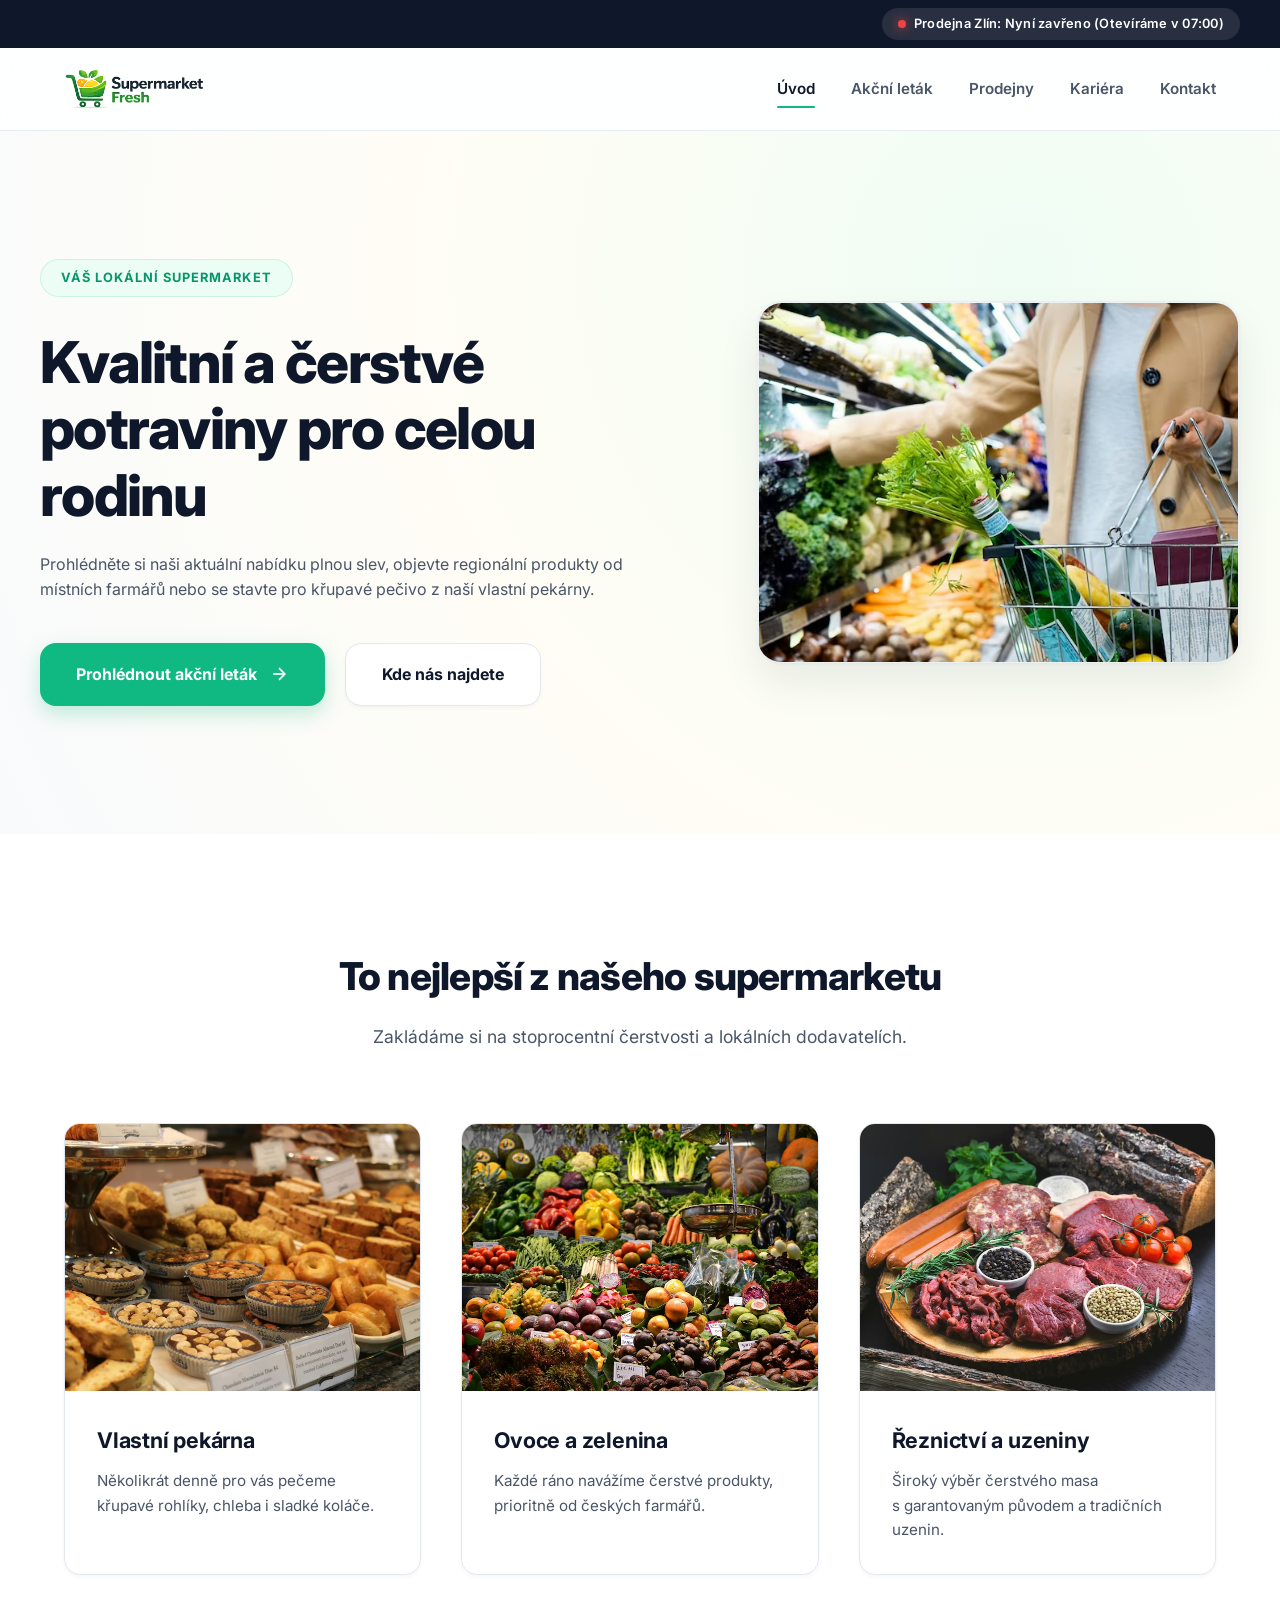
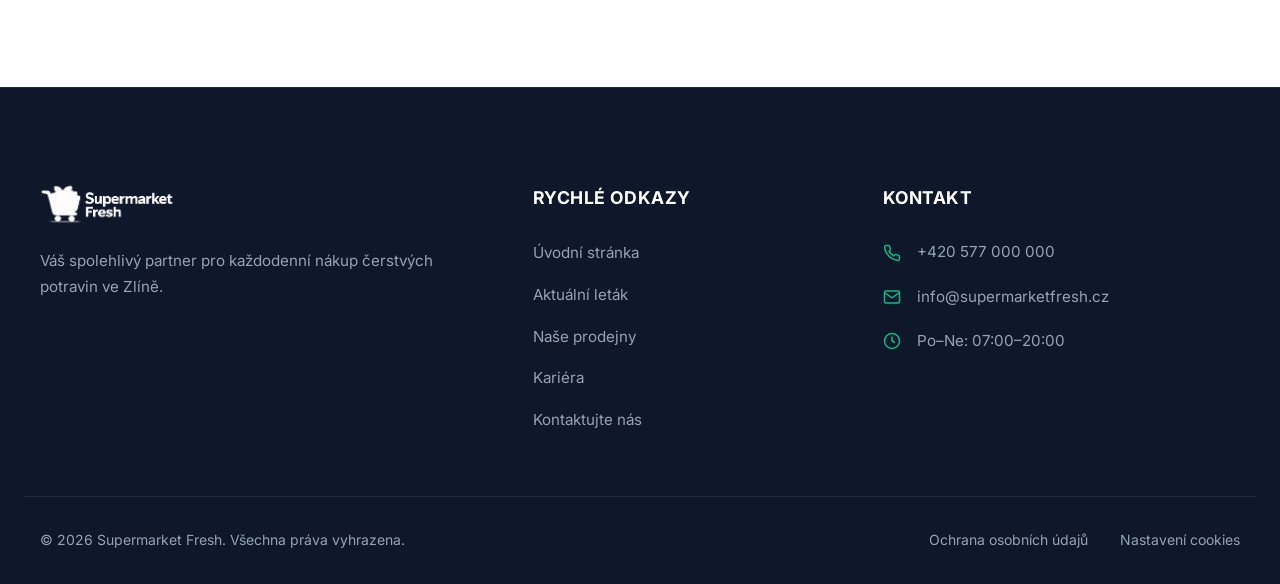
<file: index.html>
<!DOCTYPE html>
<html lang="cs">
<head>
    <meta charset="UTF-8">
    <meta name="viewport" content="width=device-width, initial-scale=1.0">
    <title>Čerstvé potraviny každý den | Supermarket Fresh</title>
    <meta name="description" content="Objevte čerstvé potraviny, regionální produkty a skvělé akční slevy ve vašem lokálním supermarketu Fresh. Prohlédněte si náš leták online.">
    <meta name="author" content="Supermarket Fresh">
    <meta name="robots" content="index, follow">
    <meta name="color-scheme" content="light">
    
    <link rel="canonical" href="https://mira407.github.io/supermarket-fresh/">

    <link rel="preconnect" href="https://fonts.googleapis.com">
    <link rel="preconnect" href="https://fonts.gstatic.com" crossorigin>
    <link rel="preload" as="style" href="https://fonts.googleapis.com/css2?family=Inter:wght@400;500;600;700;800&display=swap" crossorigin>
    <link href="https://fonts.googleapis.com/css2?family=Inter:wght@400;500;600;700;800&display=swap" rel="stylesheet" crossorigin>

    <link rel="preload" href="obrazky/logo.svg" as="image" type="image/svg+xml">
    <link rel="preload" href="zaverecna-prace-pernicka-style.css" as="style">
    <link rel="stylesheet" href="zaverecna-prace-pernicka-style.css">

    <!-- Preload hero obrázku: prohlížeč začne stahovat okamžitě při parsování <head>,
         ještě před tím než narazí na <picture> v <body>. Zkracuje LCP.
         AVIF: moderní prohlížeče (Chrome, Firefox, Edge). WebP: Safari a starší. -->
    <link rel="preload" as="image"
          href="obrazky/hero-nakup-600.avif"
          imagesrcset="obrazky/hero-nakup-450.avif 450w,
                       obrazky/hero-nakup-600.avif 600w,
                       obrazky/hero-nakup-1200.avif 1200w"
          imagesizes="(max-width: 600px) 100vw, (max-width: 1150px) 50vw, 600px"
          type="image/avif">
    <link rel="preload" as="image"
          href="obrazky/hero-nakup-600.webp"
          imagesrcset="obrazky/hero-nakup-450.webp 450w,
                       obrazky/hero-nakup-600.webp 600w,
                       obrazky/hero-nakup-1200.webp 1200w"
          imagesizes="(max-width: 600px) 100vw, (max-width: 1150px) 50vw, 600px"
          type="image/webp">

    <link rel="icon" href="obrazky/favicon.svg" type="image/svg+xml">
    <link rel="manifest" href="site.webmanifest">

    <meta name="theme-color" content="#10b981" media="(prefers-color-scheme: light)">
    <meta name="theme-color" content="#0f172a" media="(prefers-color-scheme: dark)">

    <meta property="og:type" content="website">
    <meta property="og:site_name" content="Supermarket Fresh">
    <meta property="og:url" content="https://mira407.github.io/supermarket-fresh/">
    <meta property="og:title" content="Supermarket Fresh | Čerstvé potraviny každý den">
    <meta property="og:description" content="Objevte čerstvé potraviny, regionální produkty a skvělé akční slevy ve vašem lokálním supermarketu Fresh.">

    <meta property="og:image" content="https://mira407.github.io/supermarket-fresh/obrazky/og-index.jpg">
    <meta property="og:image:alt" content="Supermarket Fresh – čerstvé potraviny ve Zlíně">
    <meta property="og:image:width" content="1200">
    <meta property="og:image:height" content="630">
    <meta property="og:locale" content="cs_CZ">

    <meta name="twitter:card" content="summary_large_image">
    <meta name="twitter:title" content="Supermarket Fresh | Čerstvé potraviny každý den">
    <meta name="twitter:description" content="Objevte čerstvé potraviny, regionální produkty a skvělé akční slevy ve vašem lokálním supermarketu Fresh.">
    <meta name="twitter:image" content="https://mira407.github.io/supermarket-fresh/obrazky/og-index.jpg">

    <noscript>
        <style>
            .top-bar { display: none; }
            .main-nav { display: flex !important; opacity: 1 !important; visibility: visible !important; position: static !important; height: auto !important; }
            .menu-toggle { display: none !important; }
        </style>
    </noscript>

    <script type="application/ld+json">
    {
    "@context": "https://schema.org",
    "@graph": [
        {
        "@type": "GroceryStore",
        "@id": "https://mira407.github.io/supermarket-fresh/#store",
        "name": "Supermarket Fresh",
        "url": "https://mira407.github.io/supermarket-fresh/",
        "image": "https://mira407.github.io/supermarket-fresh/obrazky/logo.svg",
        "description": "Váš lokální supermarket s čerstvými a regionálními potravinami.",
        "telephone": "+420 577 000 000",
        "email": "info@supermarketfresh.cz",
        "address": {
            "@type": "PostalAddress",
            "streetAddress": "Kvítková 4338",
            "addressLocality": "Zlín",
            "postalCode": "760 01",
            "addressCountry": "CZ"
        },
        "geo": {
            "@type": "GeoCoordinates",
            "latitude": 49.2261542,
            "longitude": 17.6749975
        },
        "openingHoursSpecification": [
            {
            "@type": "OpeningHoursSpecification",
            "dayOfWeek": [
                "Monday", "Tuesday", "Wednesday", "Thursday", "Friday", "Saturday", "Sunday"
            ],
            "opens": "07:00",
            "closes": "20:00"
            }
        ],
        "contactPoint": {
            "@type": "ContactPoint",
            "telephone": "+420 577 000 000",
            "contactType": "customer service",
            "availableLanguage": "Czech"
        }
        },
        {
        "@type": "BreadcrumbList",
        "@id": "https://mira407.github.io/supermarket-fresh/#breadcrumb",
        "itemListElement": [{
            "@type": "ListItem",
            "position": 1,
            "name": "Úvod",
            "item": "https://mira407.github.io/supermarket-fresh/"
        }]
        }
    ]
    }
    </script>
</head>
<body>

    <a href="#main-content" class="skip-link">Přeskočit na hlavní obsah</a>

    <div class="top-bar">
        <div class="top-bar-container">
            <div class="header-status" role="status">
                <span class="status-indicator" id="status-dot" aria-hidden="true"></span>
                <span id="status-text" class="status-text">Prodejna Zlín: Zjišťuji otevírací dobu...</span>
            </div>
        </div>
    </div>
    
    <header class="main-header">
        <div class="header-container">
            <a href="index.html" class="logo-link" aria-label="Supermarket Fresh – přejít na úvod">
                <img src="obrazky/logo.svg" 
                    alt="" 
                    width="160" 
                    height="45" 
                    class="logo-img"
                    aria-hidden="true"
                    loading="eager">
            </a>
            
            <nav class="main-nav" id="main-nav" aria-label="Hlavní navigace webu">
                <ul class="nav-list">
                    <li class="nav-item"><a href="index.html" class="nav-link active" aria-current="page">Úvod</a></li>
                    <li class="nav-item"><a href="letak.html" class="nav-link">Akční leták</a></li>
                    <li class="nav-item"><a href="prodejny.html" class="nav-link">Prodejny</a></li>
                    <li class="nav-item"><a href="kariera.html" class="nav-link">Kariéra</a></li>
                    <li class="nav-item"><a href="kontakt.html" class="nav-link">Kontakt</a></li>
                </ul>
            </nav>
            
            <button type="button" class="menu-toggle" aria-expanded="false" aria-controls="main-nav" aria-label="Otevřít hlavní menu">
                <span class="hamburger-bar"></span>
                <span class="hamburger-bar"></span>
                <span class="hamburger-bar"></span>
            </button>
        </div>
    </header>

    <main id="main-content" tabindex="-1">
        <section class="hero-section" aria-labelledby="hero-heading">
            <div class="hero-container">
                <div class="hero-content">
                    <span class="hero-badge">Váš lokální supermarket</span>
                    <h1 id="hero-heading" class="hero-title">Kvalitní a&nbsp;čerstvé potraviny pro celou rodinu</h1>
                    <p class="hero-description">
                        Prohlédněte si naši aktuální nabídku plnou slev, objevte regionální produkty od místních farmářů nebo se stavte pro křupavé pečivo z&nbsp;naší vlastní pekárny.
                    </p>
                    <div class="hero-actions">
                        <a href="letak.html" class="btn btn-primary">
                            <span>Prohlédnout akční leták</span>
                            <svg class="btn-icon" width="20" height="20" viewBox="0 0 24 24" fill="none" stroke="currentColor" stroke-width="2" aria-hidden="true">
                                <line x1="5" y1="12" x2="19" y2="12"></line>
                                <polyline points="12 5 19 12 12 19"></polyline>
                            </svg>
                        </a>
                        <a href="prodejny.html" class="btn btn-secondary">Kde nás najdete</a>
                    </div>
                </div>

                <div class="hero-image-column">
                    <!-- OPRAVA: div wrapper obklopuje picture – <picture> nemá konzistentní box-model pro layout -->
                    <div class="index-hero-img-wrapper">
                        <picture>
                            <source type="image/avif"
                                    srcset="obrazky/hero-nakup-450.avif 450w,
                                            obrazky/hero-nakup-600.avif 600w,
                                            obrazky/hero-nakup-1200.avif 1200w"
                                    sizes="(max-width: 600px) 100vw, (max-width: 1150px) 50vw, 600px">

                            <source type="image/webp"
                                    srcset="obrazky/hero-nakup-450.webp 450w,
                                            obrazky/hero-nakup-600.webp 600w,
                                            obrazky/hero-nakup-1200.webp 1200w"
                                    sizes="(max-width: 600px) 100vw, (max-width: 1150px) 50vw, 600px">

                            <img src="obrazky/hero-nakup-600.jpg" 
                                alt="Nákupní košík plný čerstvých regionálních potravin" 
                                class="hero-img" 
                                width="600" 
                                height="450" 
                                loading="eager"
                                fetchpriority="high"
                                decoding="sync">
                        </picture>
                    </div>
                </div>
            </div>
        </section>

        <section class="departments-section" aria-labelledby="departments-heading">
            <div class="section-container">
                <div class="section-header">
                    <h2 id="departments-heading" class="section-title">To nejlepší z&nbsp;našeho supermarketu</h2>
                    <p class="section-subtitle">Zakládáme si na stoprocentní čerstvosti a&nbsp;lokálních dodavatelích.</p>
                </div>
                <div class="departments-grid">
                    
                    <article class="department-card" aria-labelledby="card-title-1">
                        <a href="pekarna.html" class="card-link-overlay" aria-label="Přejít na oddělení Vlastní pekárna">
                            <div class="card-image-wrapper">
                                <picture>
                                    <source type="image/avif"
                                            srcset="obrazky/bakery-400.avif 400w,
                                                    obrazky/bakery-800.avif 800w,
                                                    obrazky/bakery-1200.avif 1200w"
                                            sizes="(max-width: 600px) 100vw, (max-width: 1200px) 50vw, 33vw">

                                    <source type="image/webp"
                                            srcset="obrazky/bakery-400.webp 400w,
                                                    obrazky/bakery-800.webp 800w,
                                                    obrazky/bakery-1200.webp 1200w"
                                            sizes="(max-width: 600px) 100vw, (max-width: 1200px) 50vw, 33vw">

                                    <img src="obrazky/bakery-400.jpg" 
                                        alt="Křupavé pečivo z vlastní pekárny" 
                                        class="card-image" 
                                        loading="lazy" 
                                        width="400" 
                                        height="300" 
                                        decoding="async">
                                </picture>
                            </div>
                            <div class="card-content">
                                <h3 id="card-title-1" class="card-title">Vlastní pekárna</h3>
                                <p class="card-description">Několikrát denně pro vás pečeme křupavé rohlíky, chleba i&nbsp;sladké koláče.</p>
                            </div>
                        </a>
                    </article>

                    <article class="department-card" aria-labelledby="card-title-2">
                        <a href="ovoce-zelenina.html" class="card-link-overlay" aria-label="Přejít na oddělení Ovoce a zelenina">
                            <div class="card-image-wrapper">
                                <picture>
                                    <source type="image/avif"
                                            srcset="obrazky/fresh-produce-400.avif 400w,
                                                    obrazky/fresh-produce-800.avif 800w,
                                                    obrazky/fresh-produce-1200.avif 1200w"
                                            sizes="(max-width: 600px) 100vw, (max-width: 1200px) 50vw, 33vw">

                                    <source type="image/webp"
                                            srcset="obrazky/fresh-produce-400.webp 400w,
                                                    obrazky/fresh-produce-800.webp 800w,
                                                    obrazky/fresh-produce-1200.webp 1200w"
                                            sizes="(max-width: 600px) 100vw, (max-width: 1200px) 50vw, 33vw">

                                    <img src="obrazky/fresh-produce-400.jpg" 
                                        alt="Čerstvé ovoce a zelenina od farmářů" 
                                        class="card-image" 
                                        loading="lazy" 
                                        width="400" 
                                        height="300" 
                                        decoding="async">
                                </picture>
                            </div>
                            <div class="card-content">
                                <h3 id="card-title-2" class="card-title">Ovoce a&nbsp;zelenina</h3>
                                <p class="card-description">Každé ráno navážíme čerstvé produkty, prioritně od českých farmářů.</p>
                            </div>
                        </a>
                    </article>

                    <article class="department-card" aria-labelledby="card-title-3">
                        <a href="reznictvi.html" class="card-link-overlay" aria-label="Přejít na oddělení Řeznictví a uzeniny">
                            <div class="card-image-wrapper">
                                <picture>
                                    <source type="image/avif"
                                            srcset="obrazky/butcher-400.avif 400w,
                                                    obrazky/butcher-800.avif 800w,
                                                    obrazky/butcher-1200.avif 1200w"
                                            sizes="(max-width: 600px) 100vw, (max-width: 1200px) 50vw, 33vw">

                                    <source type="image/webp"
                                            srcset="obrazky/butcher-400.webp 400w,
                                                    obrazky/butcher-800.webp 800w,
                                                    obrazky/butcher-1200.webp 1200w"
                                            sizes="(max-width: 600px) 100vw, (max-width: 1200px) 50vw, 33vw">

                                    <img src="obrazky/butcher-400.jpg" 
                                        alt="Kvalitní čerstvé maso a tradiční uzeniny na pultu řeznictví" 
                                        class="card-image" 
                                        loading="lazy" 
                                        width="400" 
                                        height="300" 
                                        decoding="async">
                                </picture>
                            </div>
                            <div class="card-content">
                                <h3 id="card-title-3" class="card-title">Řeznictví a&nbsp;uzeniny</h3>
                                <p class="card-description">Široký výběr čerstvého masa s&nbsp;garantovaným původem a&nbsp;tradičních uzenin.</p>
                            </div>
                        </a>
                    </article>
                    
                </div>
            </div>
        </section>
    </main>

    <footer class="main-footer">
        <div class="footer-container">
            <div class="footer-brand">
                <a href="index.html" class="footer-logo-link" aria-label="Supermarket Fresh – přejít na úvodní stránku">
                    <img src="obrazky/logo.svg" 
                        alt="" 
                        class="footer-logo-img logo-white" loading="lazy" 
                        width="135" 
                        height="38" 
                        aria-hidden="true"
                        decoding="async">
                </a>
                <p class="footer-brand-text">Váš spolehlivý partner pro každodenní nákup čerstvých potravin ve Zlíně.</p>
            </div>
            <div class="footer-links-group">
                <h3 class="footer-title">Rychlé odkazy</h3>
                <ul class="footer-links">
                    <li><a href="index.html">Úvodní stránka</a></li>
                    <li><a href="letak.html">Aktuální leták</a></li>
                    <li><a href="prodejny.html">Naše prodejny</a></li>
                    <li><a href="kariera.html">Kariéra</a></li>
                    <li><a href="kontakt.html">Kontaktujte nás</a></li>
                </ul>
            </div>
            <div class="footer-contact">
                <h3 class="footer-title">Kontakt</h3>
                <address class="contact-address">
                    <div class="contact-item">
                        <svg width="18" height="18" viewBox="0 0 24 24" fill="none" stroke="currentColor" stroke-width="2" aria-hidden="true"><path d="M22 16.92v3a2 2 0 0 1-2.18 2 19.79 19.79 0 0 1-8.63-3.07 19.5 19.5 0 0 1-6-6 19.79 19.79 0 0 1-3.07-8.67A2 2 0 0 1 4.11 2h3a2 2 0 0 1 2 1.72 12.84 12.84 0 0 0 .7 2.81 2 2 0 0 1-.45 2.11L8.09 9.91a16 16 0 0 0 6 6l1.27-1.27a2 2 0 0 1 2.11-.45 12.84 12.84 0 0 0 2.81.7A2 2 0 0 1 22 16.92z"/></svg>
                        <a href="tel:+420577000000" aria-label="Telefon: +420 577 000 000">+420 577 000 000</a>
                    </div>
                    <div class="contact-item">
                        <svg width="18" height="18" viewBox="0 0 24 24" fill="none" stroke="currentColor" stroke-width="2" aria-hidden="true"><path d="M4 4h16c1.1 0 2 .9 2 2v12c0 1.1-.9 2-2 2H4c-1.1 0-2-.9-2-2V6c0-1.1.9-2 2-2z"/><polyline points="22,6 12,13 2,6"/></svg>
                        <a href="mailto:info@supermarketfresh.cz" aria-label="E-mail: info@supermarketfresh.cz">info@supermarketfresh.cz</a>
                    </div>
                    <div class="contact-item contact-item--hours" role="group" aria-label="Otevírací doba">
                        <svg width="18" height="18" viewBox="0 0 24 24" fill="none" stroke="currentColor" stroke-width="2" aria-hidden="true"><circle cx="12" cy="12" r="10"/><polyline points="12 6 12 12 16 14"/></svg>
                        <span id="footer-hours">Po–Ne: <time datetime="07:00">07:00</time>–<time datetime="20:00">20:00</time></span>
                    </div>
                </address>
            </div>
        </div>

        <div class="footer-bottom">
            <div class="footer-bottom-container">
                <p class="copyright">&copy; 2026 Supermarket Fresh. Všechna práva vyhrazena.</p>
                <ul class="footer-legal-links">
                    <li><a href="ochrana-udaju.html">Ochrana osobních údajů</a></li>
                    <li><a href="cookies.html">Nastavení cookies</a></li>
                </ul>
            </div>
        </div>
    </footer>

    <button id="scrollToTop" class="scroll-to-top" aria-label="Přejít na začátek stránky" type="button">
        <svg width="20" height="20" viewBox="0 0 24 24" fill="none" stroke="currentColor" stroke-width="2.5" aria-hidden="true">
            <polyline points="18 15 12 9 6 15"></polyline>
        </svg>
    </button>

    <script src="zaverecna-prace-pernicka-script.js" defer></script>
</body>
</html>
</file>
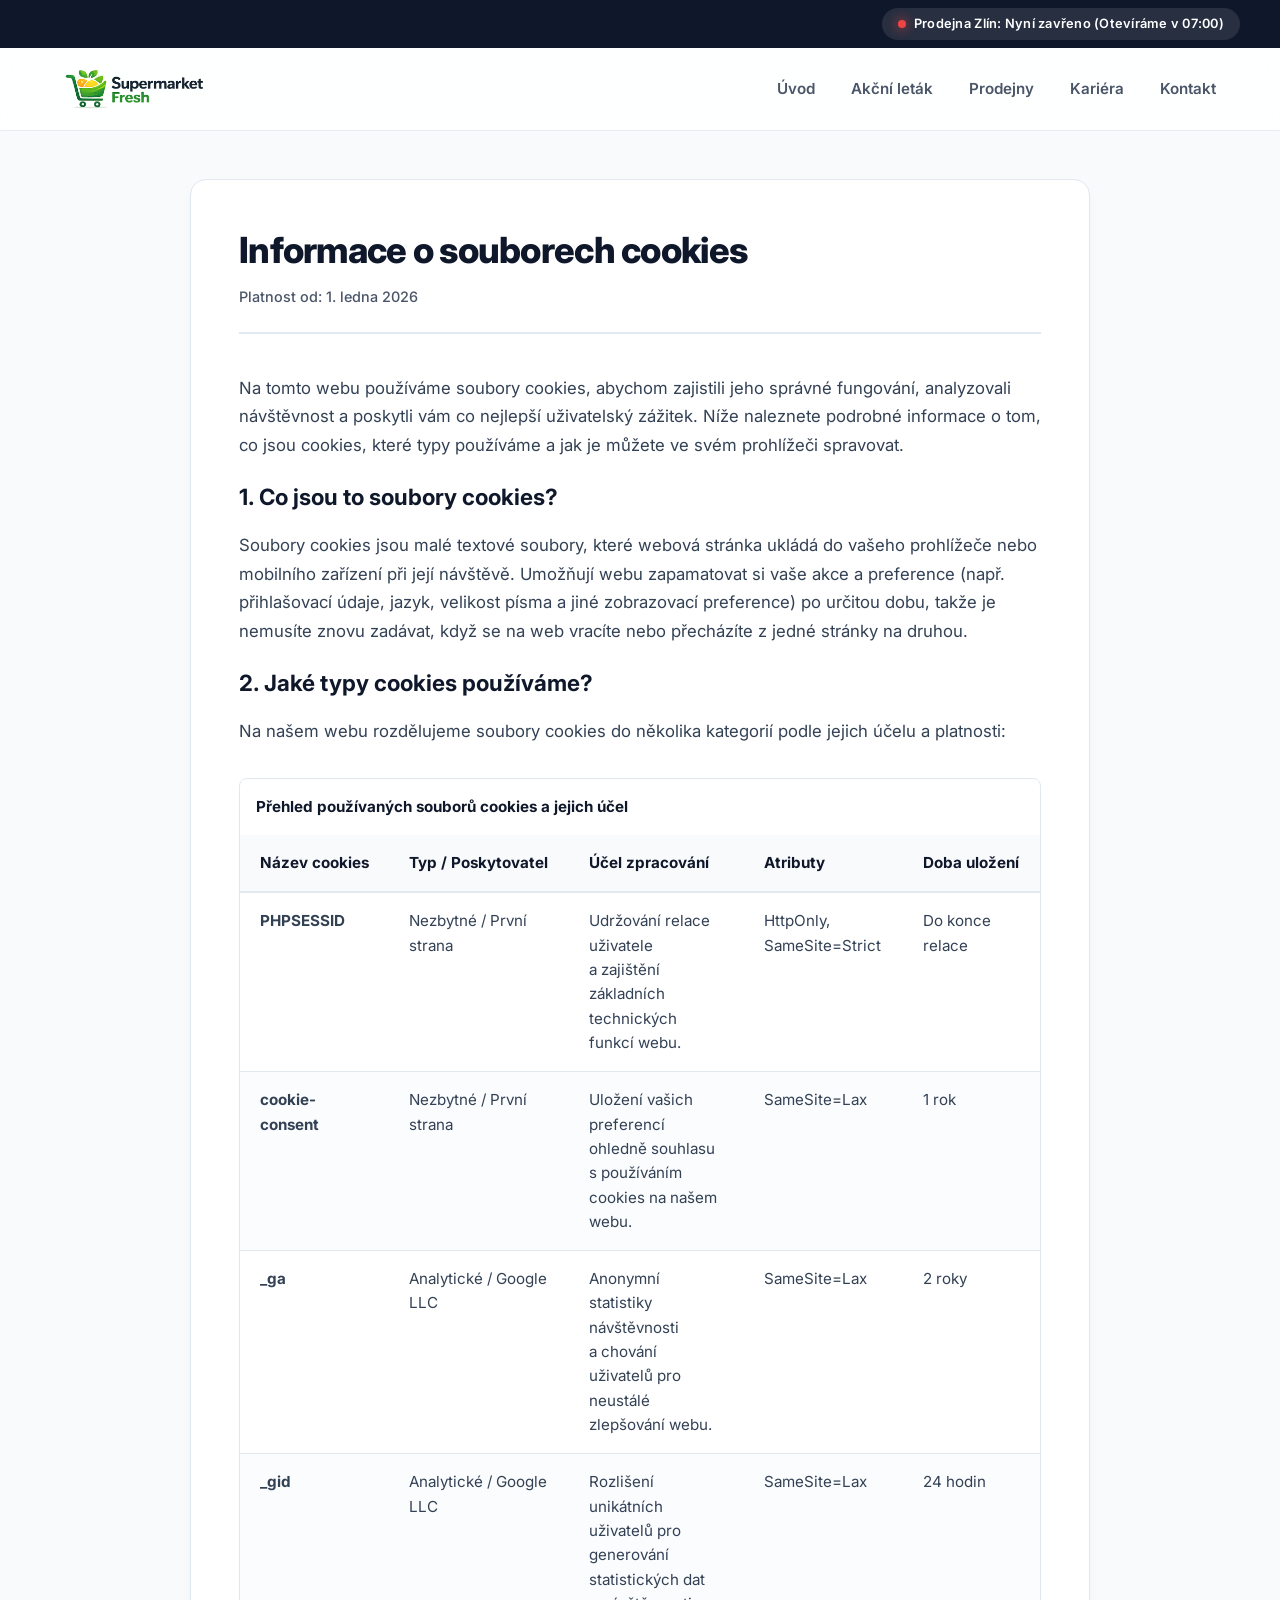
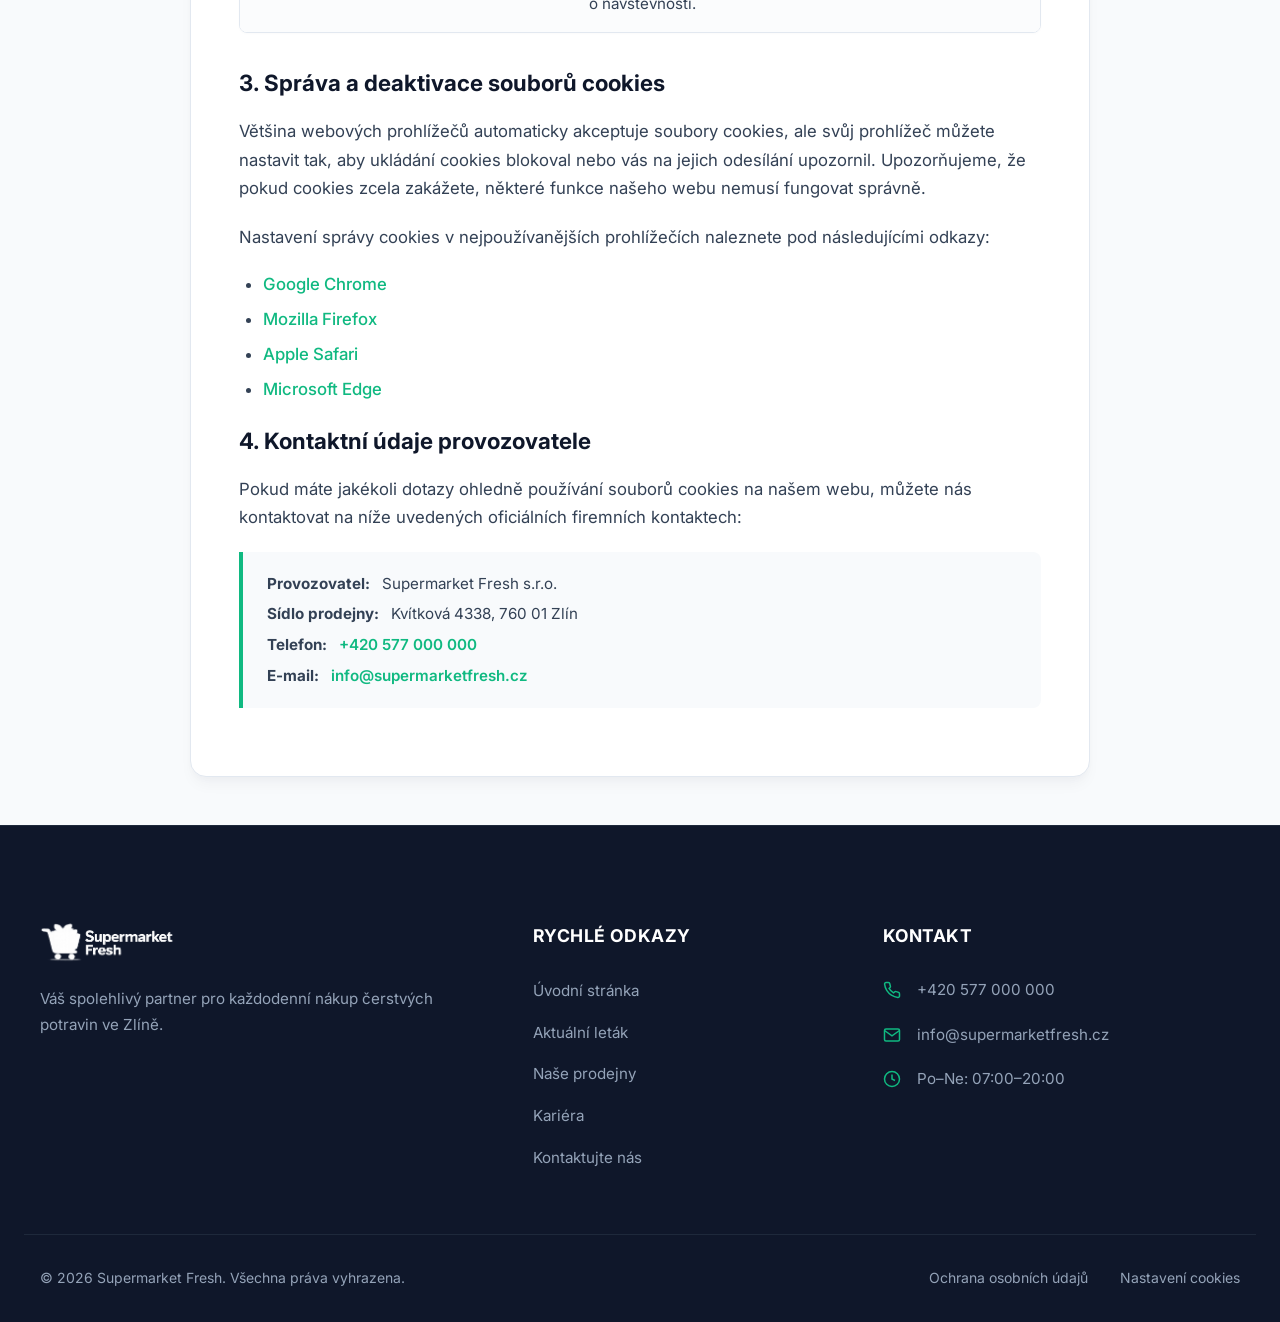
<file: cookies.html>
<!DOCTYPE html>
<html lang="cs">
<head>
    <meta charset="UTF-8">
    <meta name="viewport" content="width=device-width, initial-scale=1.0">
    <title>Informace o souborech cookies | Supermarket Fresh</title>
    <meta name="description" content="Přečtěte si, jaké soubory cookies používáme na webu Supermarket Fresh, k čemu slouží a jak můžete upravit jejich nastavení ve svém prohlížeči.">
    <meta name="author" content="Supermarket Fresh">
    <meta name="robots" content="index, follow">
    <meta name="color-scheme" content="light">
    
    <link rel="canonical" href="https://mira407.github.io/supermarket-fresh/cookies.html">

    <link rel="preconnect" href="https://fonts.googleapis.com">
    <link rel="preconnect" href="https://fonts.gstatic.com" crossorigin>
    <link rel="preload" as="style" href="https://fonts.googleapis.com/css2?family=Inter:wght@400;500;600;700;800&display=swap" crossorigin>
    <link href="https://fonts.googleapis.com/css2?family=Inter:wght@400;500;600;700;800&display=swap" rel="stylesheet" crossorigin>

    <link rel="preload" href="obrazky/logo.svg" as="image" type="image/svg+xml">
    <link rel="preload" href="zaverecna-prace-pernicka-style.css" as="style">
    <link rel="stylesheet" href="zaverecna-prace-pernicka-style.css">
    
    <link rel="icon" href="obrazky/favicon.svg" type="image/svg+xml">
    <link rel="manifest" href="site.webmanifest">

    <meta name="theme-color" content="#10b981" media="(prefers-color-scheme: light)">
    <meta name="theme-color" content="#0f172a" media="(prefers-color-scheme: dark)">

    <meta property="og:type" content="website">
    <meta property="og:site_name" content="Supermarket Fresh">
    <meta property="og:url" content="https://mira407.github.io/supermarket-fresh/cookies.html">
    <meta property="og:title" content="Informace o souborech cookies | Supermarket Fresh">
    <meta property="og:description" content="Přečtěte si, jaké soubory cookies používáme na webu Supermarket Fresh, k čemu slouží a jak můžete upravit jejich nastavení ve svém prohlížeči.">

    <meta property="og:image" content="https://mira407.github.io/supermarket-fresh/obrazky/og-index.jpg">
    <meta property="og:image:alt" content="Supermarket Fresh – informace o souborech cookies">
    <meta property="og:image:width" content="1200">
    <meta property="og:image:height" content="630">
    <meta property="og:locale" content="cs_CZ">

    <meta name="twitter:card" content="summary_large_image">
    <meta name="twitter:title" content="Informace o souborech cookies | Supermarket Fresh">
    <meta name="twitter:description" content="Přečtěte si, jaké soubory cookies používáme na webu Supermarket Fresh, k čemu slouží a jak můžete upravit jejich nastavení ve svém prohlížeči.">
    <meta name="twitter:image" content="https://mira407.github.io/supermarket-fresh/obrazky/og-index.jpg">

    <noscript>
        <style>
            .top-bar { display: none; }
            .main-nav { display: flex !important; opacity: 1 !important; visibility: visible !important; position: static !important; height: auto !important; }
            .menu-toggle { display: none !important; }
        </style>
    </noscript>

    <script type="application/ld+json">
    {
      "@context": "https://schema.org",
      "@type": "BreadcrumbList",
      "itemListElement": [
        { "@type": "ListItem", "position": 1, "name": "Úvod", "item": "https://mira407.github.io/supermarket-fresh/" },
        { "@type": "ListItem", "position": 2, "name": "Informace o cookies", "item": "https://mira407.github.io/supermarket-fresh/cookies.html" }
      ]
    }
    </script>
</head>
<body>

    <a href="#main-content" class="skip-link">Přeskočit na hlavní obsah</a>

    <div class="top-bar">
        <div class="top-bar-container">
            <div class="header-status" role="status">
                <span class="status-indicator" id="status-dot" aria-hidden="true"></span>
                <span id="status-text" class="status-text">Prodejna Zlín: Zjišťuji otevírací dobu...</span>
            </div>
        </div>
    </div>
    
    <header class="main-header">
        <div class="header-container">
            <a href="index.html" class="logo-link" aria-label="Supermarket Fresh – přejít na úvod">
                <img src="obrazky/logo.svg" 
                    alt="" 
                    width="160" 
                    height="45" 
                    class="logo-img"
                    aria-hidden="true"
                    loading="eager">
            </a>
            
            <nav class="main-nav" id="main-nav" aria-label="Hlavní navigace webu">
                <ul class="nav-list">
                    <li class="nav-item"><a href="index.html" class="nav-link">Úvod</a></li>
                    <li class="nav-item"><a href="letak.html" class="nav-link">Akční leták</a></li>
                    <li class="nav-item"><a href="prodejny.html" class="nav-link">Prodejny</a></li>
                    <li class="nav-item"><a href="kariera.html" class="nav-link">Kariéra</a></li>
                    <li class="nav-item"><a href="kontakt.html" class="nav-link">Kontakt</a></li>
                </ul>
            </nav>
            
            <button type="button" class="menu-toggle" aria-expanded="false" aria-controls="main-nav" aria-label="Otevřít hlavní menu">
                <span class="hamburger-bar"></span>
                <span class="hamburger-bar"></span>
                <span class="hamburger-bar"></span>
            </button>
        </div>
    </header>

    <main id="main-content" tabindex="-1" class="legal-page">
        <div class="legal-container">
            <div class="legal-header">
                <h1>Informace o&nbsp;souborech cookies</h1>
                <p class="legal-date">Platnost od: 1.&nbsp;ledna&nbsp;2026</p>
            </div>
            <div class="legal-content">
                <div class="legal-section">
                    <p>Na tomto webu používáme soubory cookies, abychom zajistili jeho správné fungování, analyzovali návštěvnost a&nbsp;poskytli vám co nejlepší uživatelský zážitek. Níže naleznete podrobné informace o&nbsp;tom, co jsou cookies, které typy používáme a&nbsp;jak je můžete ve svém prohlížeči spravovat.</p>

                    <h2>1. Co jsou to soubory cookies?</h2>
                    <p>Soubory cookies jsou malé textové soubory, které webová stránka ukládá do vašeho prohlížeče nebo mobilního zařízení při její návštěvě. Umožňují webu zapamatovat si vaše akce a&nbsp;preference (např. přihlašovací údaje, jazyk, velikost písma a&nbsp;jiné zobrazovací preference) po určitou dobu, takže je nemusíte znovu zadávat, když se na web vracíte nebo přecházíte z&nbsp;jedné stránky na druhou.</p>

                    <h2>2. Jaké typy cookies používáme?</h2>
                    <p>Na našem webu rozdělujeme soubory cookies do několika kategorií podle jejich účelu a&nbsp;platnosti:</p>
                    
                    <div class="table-responsive">
                        <table class="legal-table">
                            <caption>Přehled používaných souborů cookies a jejich účel</caption>
                            <thead>
                                <tr>
                                    <th>Název cookies</th>
                                    <th>Typ / Poskytovatel</th>
                                    <th>Účel zpracování</th>
                                    <th>Atributy</th>
                                    <th>Doba uložení</th>
                                </tr>
                            </thead>
                            <tbody>
                                <tr>
                                    <td data-label="Název cookies"><strong>PHPSESSID</strong></td>
                                    <td data-label="Typ / Poskytovatel">Nezbytné / První strana</td>
                                    <td data-label="Účel zpracování">Udržování relace uživatele a&nbsp;zajištění základních technických funkcí webu.</td>
                                    <td data-label="Atributy">HttpOnly, SameSite=Strict</td>
                                    <td data-label="Doba uložení">Do konce relace</td>
                                </tr>
                                <tr>
                                    <td data-label="Název cookies"><strong>cookie-consent</strong></td>
                                    <td data-label="Typ / Poskytovatel">Nezbytné / První strana</td>
                                    <td data-label="Účel zpracování">Uložení vašich preferencí ohledně souhlasu s&nbsp;používáním cookies na našem webu.</td>
                                    <td data-label="Atributy">SameSite=Lax</td>
                                    <td data-label="Doba uložení">1&nbsp;rok</td>
                                </tr>
                                <tr>
                                    <td data-label="Název cookies"><strong>_ga</strong></td>
                                    <td data-label="Typ / Poskytovatel">Analytické / Google LLC</td>
                                    <td data-label="Účel zpracování">Anonymní statistiky návštěvnosti a&nbsp;chování uživatelů pro neustálé zlepšování webu.</td>
                                    <td data-label="Atributy">SameSite=Lax</td>
                                    <td data-label="Doba uložení">2&nbsp;roky</td>
                                </tr>
                                <tr>
                                    <td data-label="Název cookies"><strong>_gid</strong></td>
                                    <td data-label="Typ / Poskytovatel">Analytické / Google LLC</td>
                                    <td data-label="Účel zpracování">Rozlišení unikátních uživatelů pro generování statistických dat o&nbsp;návštěvnosti.</td>
                                    <td data-label="Atributy">SameSite=Lax</td>
                                    <td data-label="Doba uložení">24&nbsp;hodin</td>
                                </tr>
                            </tbody>
                        </table>
                    </div>

                    <h2>3. Správa a&nbsp;deaktivace souborů cookies</h2>
                    <p>Většina webových prohlížečů automaticky akceptuje soubory cookies, ale svůj prohlížeč můžete nastavit tak, aby ukládání cookies blokoval nebo vás na jejich odesílání upozornil. Upozorňujeme, že pokud cookies zcela zakážete, některé funkce našeho webu nemusí fungovat správně.</p>
                    <p>Nastavení správy cookies v&nbsp;nejpoužívanějších prohlížečích naleznete pod následujícími odkazy:</p>
                    <ul class="cookie-vendor-links">
                        <li><a href="https://support.google.com/chrome/answer/95647?hl=cs" target="_blank" rel="noopener noreferrer">Google Chrome</a></li>
                        <li><a href="https://support.mozilla.org/cs/kb/povoleni-zakazani-cookies" target="_blank" rel="noopener noreferrer">Mozilla Firefox</a></li>
                        <li><a href="https://support.apple.com/cs-cz/guide/safari/sfri11471/mac" target="_blank" rel="noopener noreferrer">Apple Safari</a></li>
                        <li><a href="https://support.microsoft.com/cs-cz/windows/odstran%C4%9Bn%C3%AD-a-spr%C3%A1va-soubor%C5%AF-cookie-168dab11-0753-043d-7c16-ede5947fc64d" target="_blank" rel="noopener noreferrer">Microsoft Edge</a></li>
                    </ul>

                    <h2>4. Kontaktní údaje provozovatele</h2>
                    <p>Pokud máte jakékoli dotazy ohledně používání souborů cookies na našem webu, můžete nás kontaktovat na níže uvedených oficiálních firemních kontaktech:</p>
                    <address class="legal-address">
                        <div class="contact-item"><strong>Provozovatel:</strong> Supermarket Fresh s.r.o.</div>
                        <div class="contact-item"><strong>Sídlo prodejny:</strong> Kvítková 4338, 760 01 Zlín</div>
                        <div class="contact-item"><strong>Telefon:</strong> <a href="tel:+420577000000">+420 577 000 000</a></div>
                        <div class="contact-item"><strong>E-mail:</strong> <a href="mailto:info@supermarketfresh.cz">info@supermarketfresh.cz</a></div>
                    </address>
                </div>
            </div>
        </div>
    </main>

    <footer class="main-footer">
        <div class="footer-container">
            <div class="footer-brand">
                <a href="index.html" class="footer-logo-link" aria-label="Supermarket Fresh – přejít na úvodní stránku">
                    <img src="obrazky/logo.svg" 
                        alt="" 
                        class="footer-logo-img logo-white" loading="lazy" 
                        width="135" 
                        height="38" 
                        aria-hidden="true"
                        decoding="async">
                </a>
                <p class="footer-brand-text">Váš spolehlivý partner pro každodenní nákup čerstvých potravin ve Zlíně.</p>
            </div>
            
            <div class="footer-links-group">
                <h3 class="footer-title">Rychlé odkazy</h3>
                <ul class="footer-links">
                    <li><a href="index.html">Úvodní stránka</a></li>
                    <li><a href="letak.html">Aktuální leták</a></li>
                    <li><a href="prodejny.html">Naše prodejny</a></li>
                    <li><a href="kariera.html">Kariéra</a></li>
                    <li><a href="kontakt.html">Kontaktujte nás</a></li>
                </ul>
            </div>
            
            <div class="footer-contact">
                <h3 class="footer-title">Kontakt</h3>
                <address class="contact-address">
                    <div class="contact-item">
                        <svg width="18" height="18" viewBox="0 0 24 24" fill="none" stroke="currentColor" stroke-width="2" aria-hidden="true"><path d="M22 16.92v3a2 2 0 0 1-2.18 2 19.79 19.79 0 0 1-8.63-3.07 19.5 19.5 0 0 1-6-6 19.79 19.79 0 0 1-3.07-8.67A2 2 0 0 1 4.11 2h3a2 2 0 0 1 2 1.72 12.84 12.84 0 0 0 .7 2.81 2 2 0 0 1-.45 2.11L8.09 9.91a16 16 0 0 0 6 6l1.27-1.27a2 2 0 0 1 2.11-.45 12.84 12.84 0 0 0 2.81.7A2 2 0 0 1 22 16.92z"/></svg>
                        <a href="tel:+420577000000" aria-label="Telefon: +420 577 000 000">+420 577 000 000</a>
                    </div>
                    <div class="contact-item">
                        <svg width="18" height="18" viewBox="0 0 24 24" fill="none" stroke="currentColor" stroke-width="2" aria-hidden="true"><path d="M4 4h16c1.1 0 2 .9 2 2v12c0 1.1-.9 2-2 2H4c-1.1 0-2-.9-2-2V6c0-1.1.9-2 2-2z"/><polyline points="22,6 12,13 2,6"/></svg>
                        <a href="mailto:info@supermarketfresh.cz" aria-label="E-mail: info@supermarketfresh.cz">info@supermarketfresh.cz</a>
                    </div>
                    <div class="contact-item contact-item--hours" role="group" aria-label="Otevírací doba">
                        <svg width="18" height="18" viewBox="0 0 24 24" fill="none" stroke="currentColor" stroke-width="2" aria-hidden="true"><circle cx="12" cy="12" r="10"/><polyline points="12 6 12 12 16 14"/></svg>
                        <span id="footer-hours">Po–Ne: <time datetime="07:00">07:00</time>–<time datetime="20:00">20:00</time></span>
                    </div>
                </address>
            </div>
        </div>

        <div class="footer-bottom">
            <div class="footer-bottom-container">
                <p class="copyright">&copy; 2026 Supermarket Fresh. Všechna práva vyhrazena.</p>
                <ul class="footer-legal-links">
                    <li><a href="ochrana-udaju.html">Ochrana osobních údajů</a></li>
                    <li><a href="cookies.html" aria-current="page">Nastavení cookies</a></li>
                </ul>
            </div>
        </div>
    </footer>

    <button id="scrollToTop" class="scroll-to-top" aria-label="Přejít na začátek stránky" type="button">
        <svg width="20" height="20" viewBox="0 0 24 24" fill="none" stroke="currentColor" stroke-width="2.5" aria-hidden="true">
            <polyline points="18 15 12 9 6 15"></polyline>
        </svg>
    </button>

    <script src="zaverecna-prace-pernicka-script.js" defer></script>
</body>
</html>
</file>
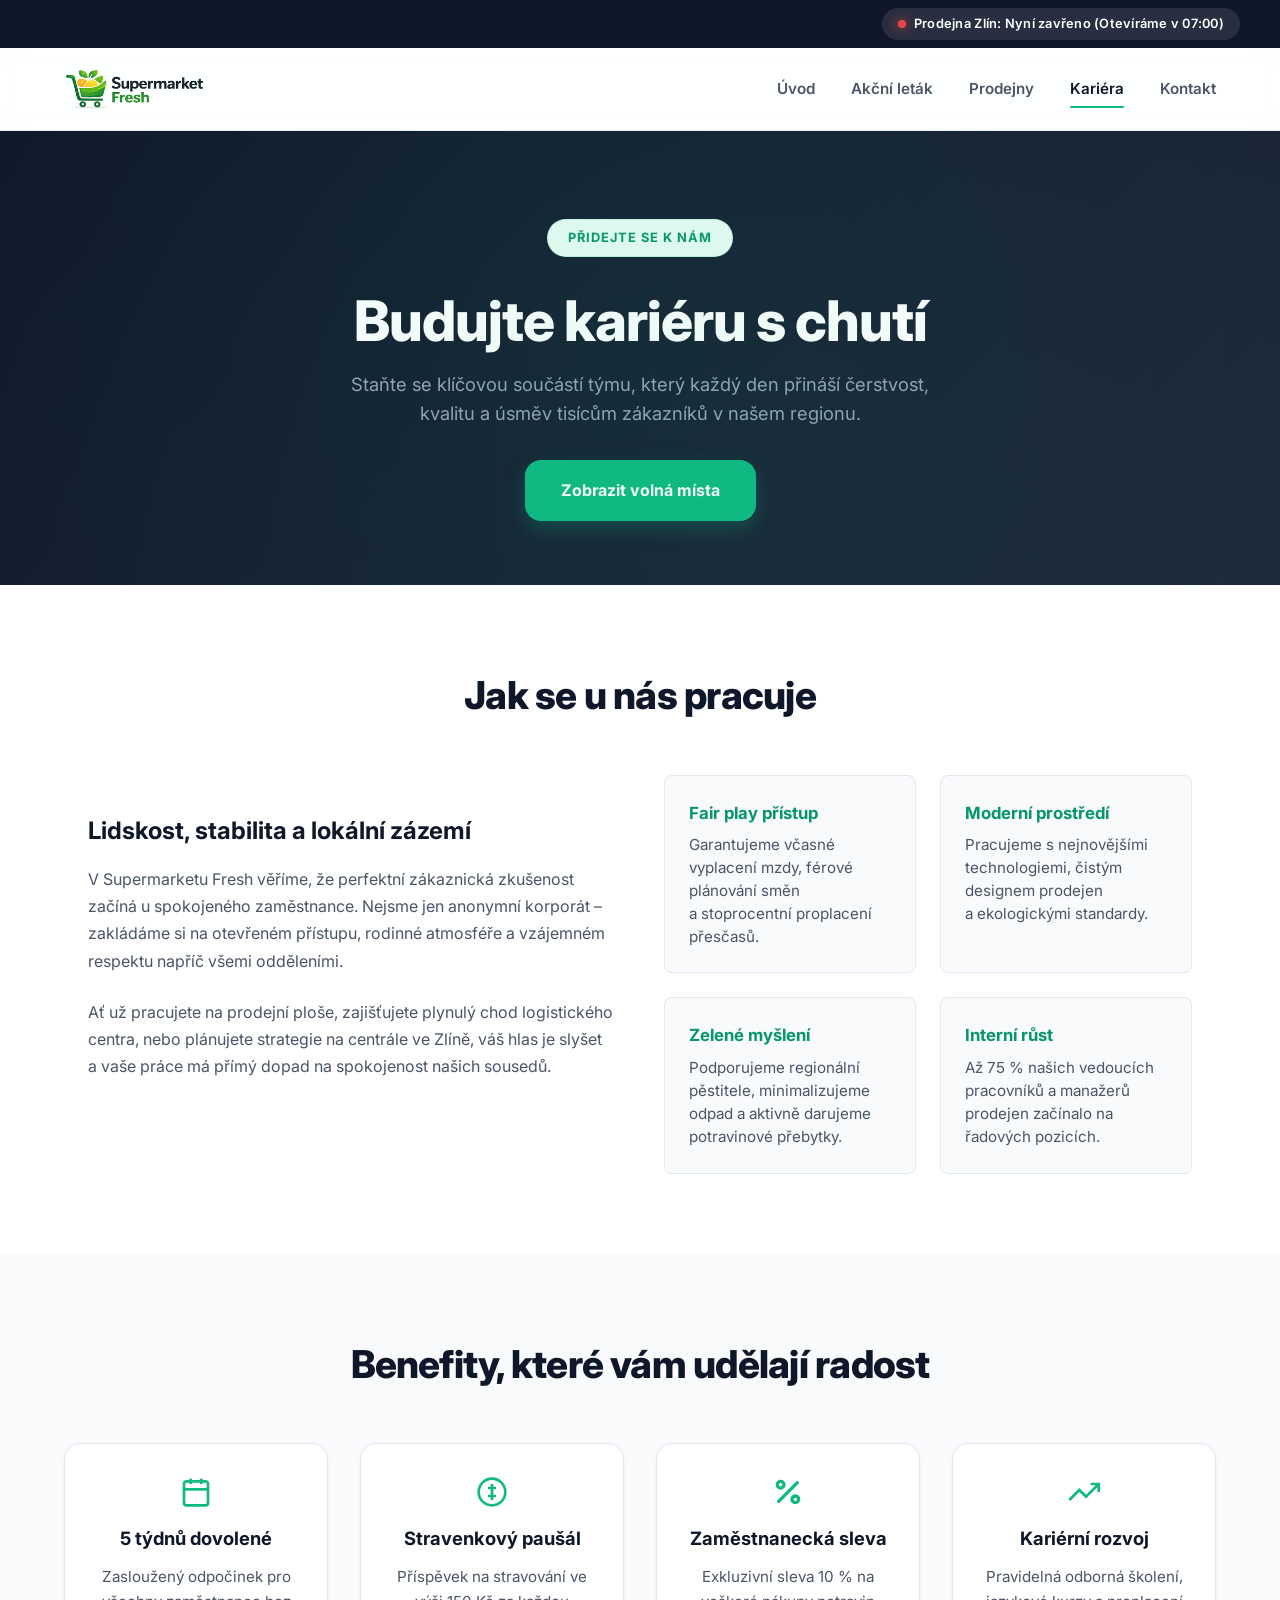
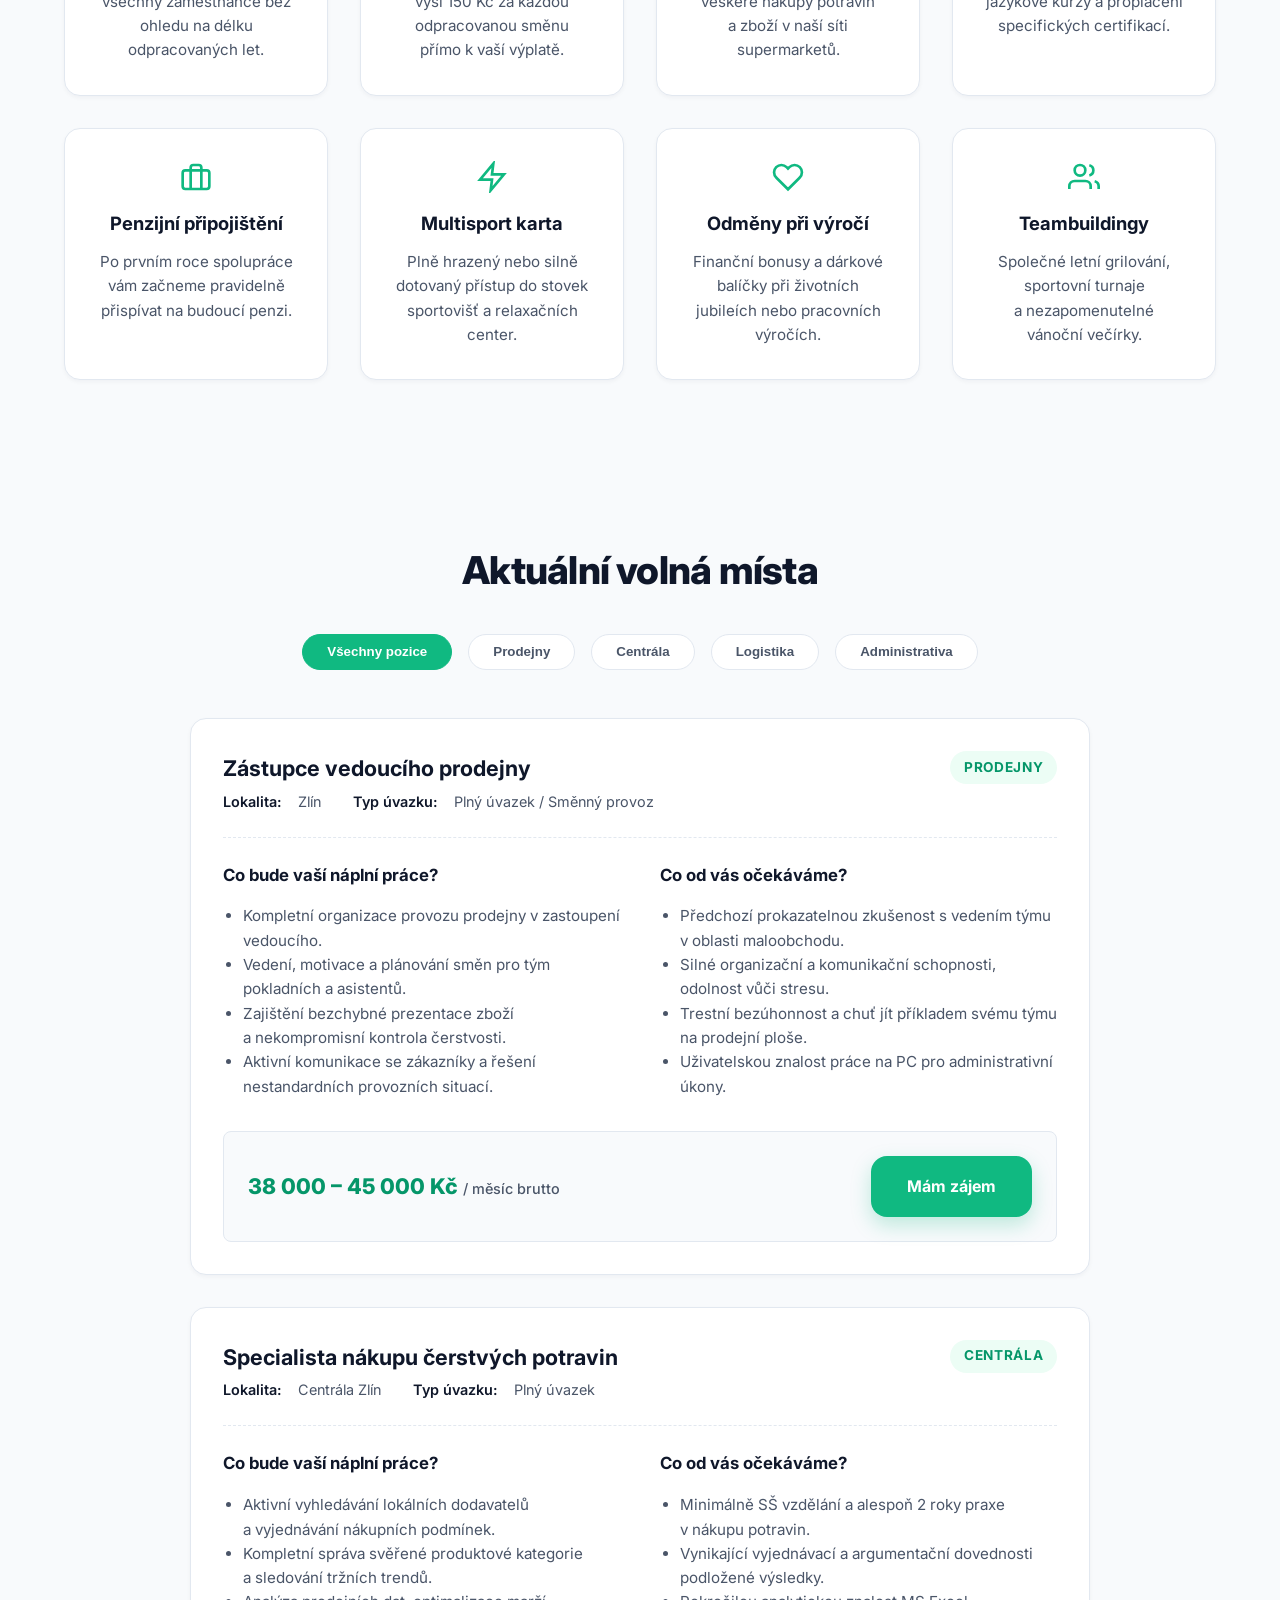
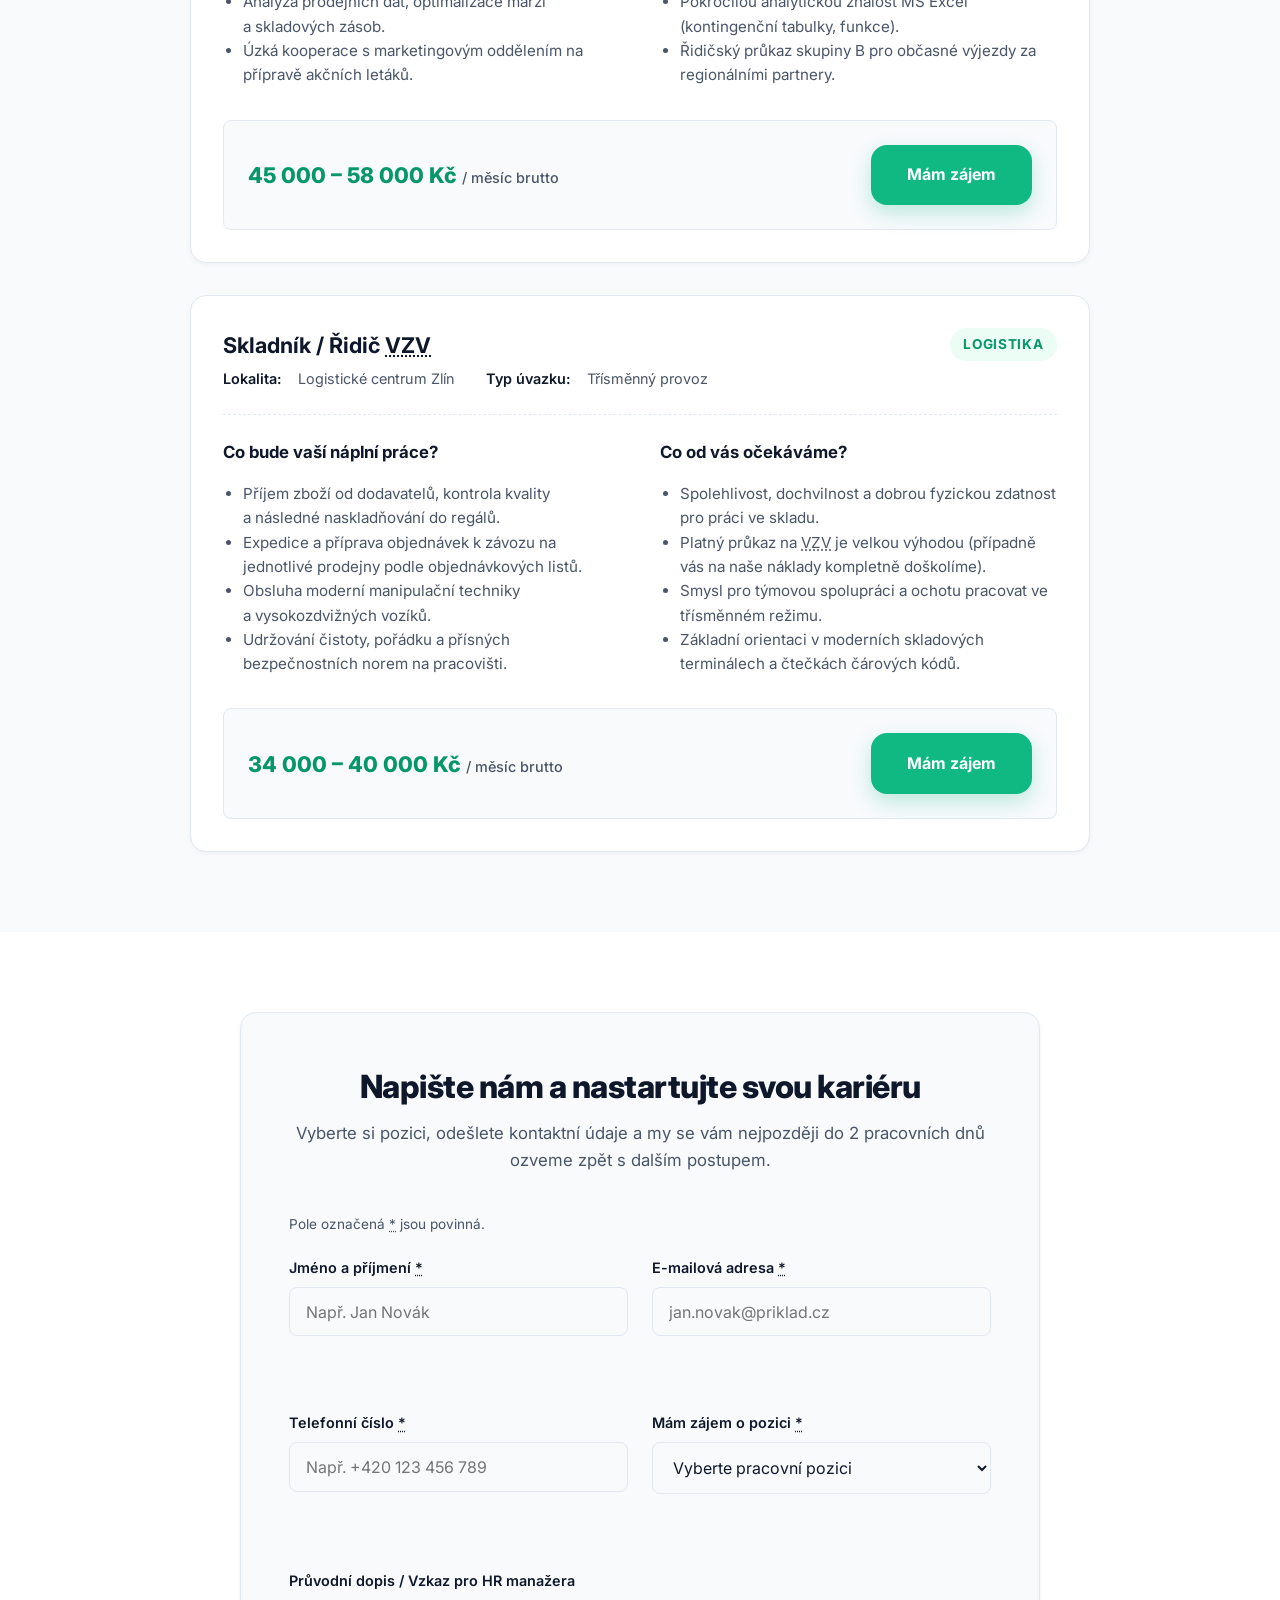
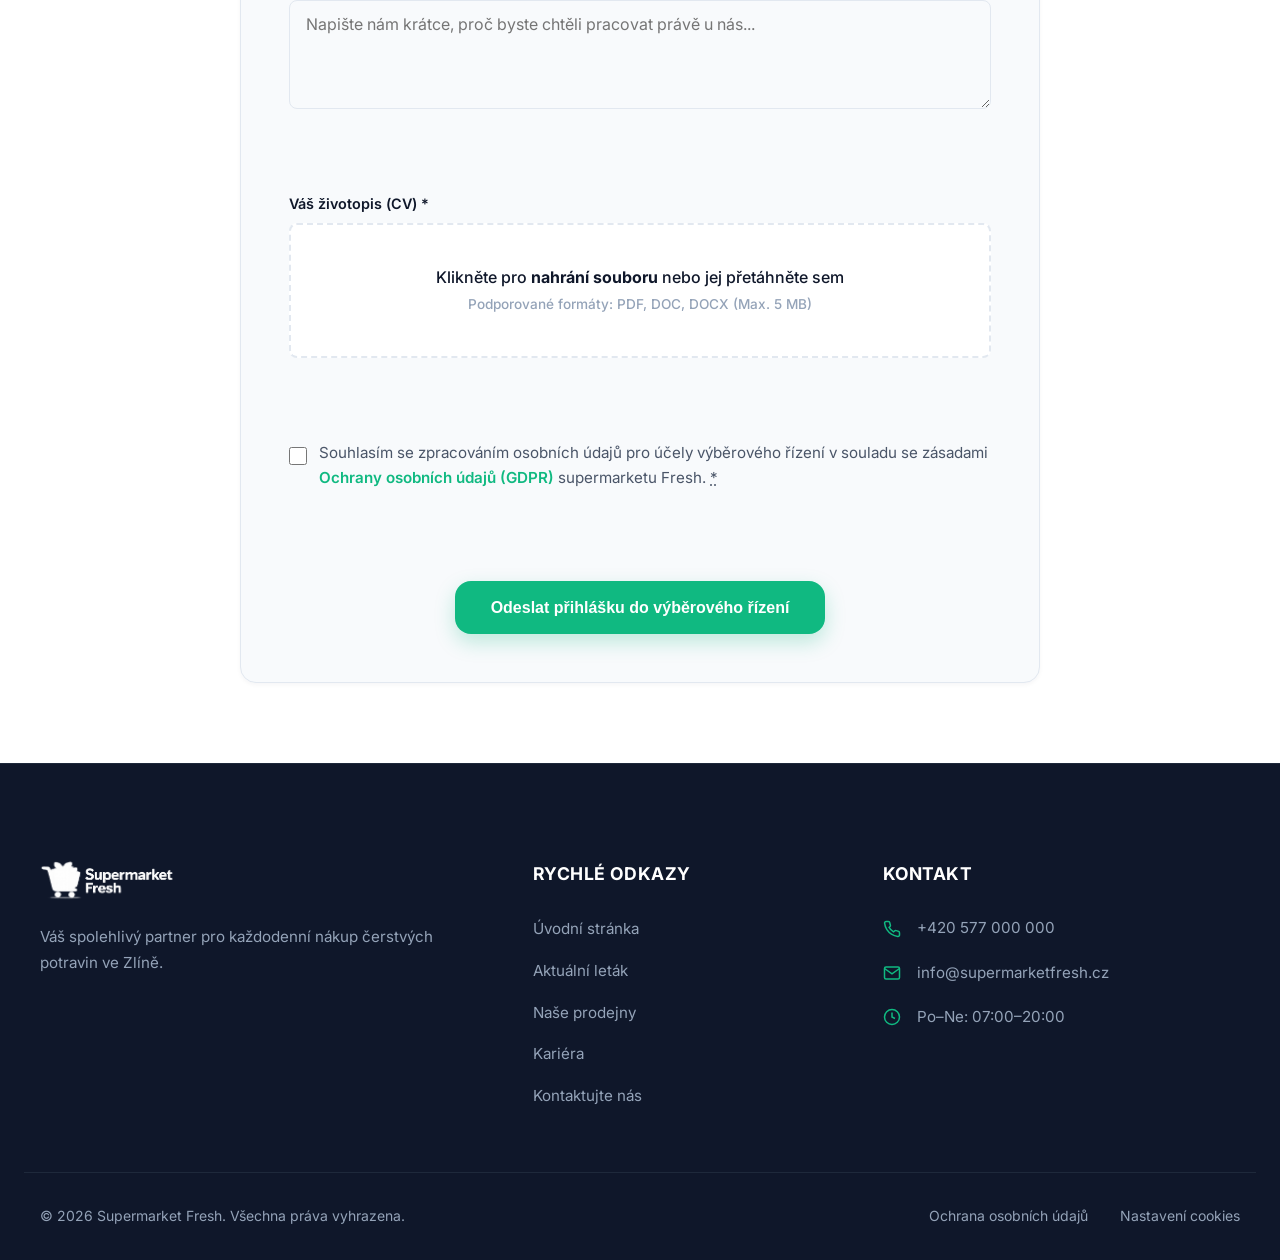
<file: kariera.html>
<!DOCTYPE html>
<html lang="cs">
<head>
    <meta charset="UTF-8">
    <meta name="viewport" content="width=device-width, initial-scale=1.0">
    <title>Kariéra a volná místa | Supermarket Fresh</title>
    <meta name="description" content="Chcete pracovat v dynamickém prostředí, kde hraje hlavní roli čerstvost a kvalita? Prohlédněte si naše volná místa na centrále, prodejnách i v logistice.">
    <meta name="author" content="Supermarket Fresh">
    <meta name="robots" content="index, follow">
    <meta name="color-scheme" content="light">
    
    <link rel="canonical" href="https://mira407.github.io/supermarket-fresh/kariera.html">

    <link rel="preconnect" href="https://fonts.googleapis.com">
    <link rel="preconnect" href="https://fonts.gstatic.com" crossorigin>
    <link rel="preload" as="style" href="https://fonts.googleapis.com/css2?family=Inter:wght@400;500;600;700;800&display=swap" crossorigin>
    <link href="https://fonts.googleapis.com/css2?family=Inter:wght@400;500;600;700;800&display=swap" rel="stylesheet" crossorigin>

    <link rel="preload" href="obrazky/logo.svg" as="image" type="image/svg+xml">
    <link rel="preload" href="zaverecna-prace-pernicka-style.css" as="style">
    <link rel="stylesheet" href="zaverecna-prace-pernicka-style.css">
    
    <link rel="icon" href="obrazky/favicon.svg" type="image/svg+xml">
    <link rel="manifest" href="site.webmanifest">

    <meta name="theme-color" content="#10b981" media="(prefers-color-scheme: light)">
    <meta name="theme-color" content="#0f172a" media="(prefers-color-scheme: dark)">

    <meta property="og:type" content="website">
    <meta property="og:site_name" content="Supermarket Fresh">
    <meta property="og:url" content="https://mira407.github.io/supermarket-fresh/kariera.html">
    <meta property="og:title" content="Kariéra a volná místa | Supermarket Fresh">
    <meta property="og:description" content="Chcete pracovat v dynamickém prostředí, kde hraje hlavní roli čerstvost a kvalita? Prohlédněte si naše volná místa.">

    <meta property="og:image" content="https://mira407.github.io/supermarket-fresh/obrazky/og-index.jpg">
    <meta property="og:image:alt" content="Supermarket Fresh – kariéra a volná místa">
    <meta property="og:image:width" content="1200">
    <meta property="og:image:height" content="630">
    <meta property="og:locale" content="cs_CZ">

    <meta name="twitter:card" content="summary_large_image">
    <meta name="twitter:title" content="Kariéra a volná místa | Supermarket Fresh">
    <meta name="twitter:description" content="Chcete pracovat v dynamickém prostředí, kde hraje hlavní roli čerstvost a kvalita? Prohlédněte si naše volná místa.">
    <meta name="twitter:image" content="https://mira407.github.io/supermarket-fresh/obrazky/og-index.jpg">

    <noscript>
        <style>
            .top-bar { display: none; }
            .main-nav { display: flex !important; opacity: 1 !important; visibility: visible !important; position: static !important; height: auto !important; }
            .menu-toggle { display: none !important; }
        </style>
    </noscript>

    <script type="application/ld+json">
    {
      "@context": "https://schema.org",
      "@type": "BreadcrumbList",
      "itemListElement": [
        { "@type": "ListItem", "position": 1, "name": "Úvod", "item": "https://mira407.github.io/supermarket-fresh/" },
        { "@type": "ListItem", "position": 2, "name": "Kariéra", "item": "https://mira407.github.io/supermarket-fresh/kariera.html" }
      ]
    }
    </script>
</head>
<body>

    <a href="#main-content" class="skip-link">Přeskočit na hlavní obsah</a>

    <div class="top-bar">
        <div class="top-bar-container">
            <div class="header-status" role="status">
                <span class="status-indicator" id="status-dot" aria-hidden="true"></span>
                <span id="status-text" class="status-text">Prodejna Zlín: Zjišťuji otevírací dobu...</span>
            </div>
        </div>
    </div>
    
    <header class="main-header">
        <div class="header-container">
            <a href="index.html" class="logo-link" aria-label="Supermarket Fresh – přejít na úvod">
                <img src="obrazky/logo.svg" 
                    alt="" 
                    width="160" 
                    height="45" 
                    class="logo-img"
                    aria-hidden="true"
                    loading="eager">
            </a>
            
            <nav class="main-nav" id="main-nav" aria-label="Hlavní navigace webu">
                <ul class="nav-list">
                    <li class="nav-item"><a href="index.html" class="nav-link">Úvod</a></li>
                    <li class="nav-item"><a href="letak.html" class="nav-link">Akční leták</a></li>
                    <li class="nav-item"><a href="prodejny.html" class="nav-link">Prodejny</a></li>
                    <li class="nav-item"><a href="kariera.html" class="nav-link active" aria-current="page">Kariéra</a></li>
                    <li class="nav-item"><a href="kontakt.html" class="nav-link">Kontakt</a></li>
                </ul>
            </nav>
            
            <button type="button" class="menu-toggle" aria-expanded="false" aria-controls="main-nav" aria-label="Otevřít hlavní menu">
                <span class="hamburger-bar"></span>
                <span class="hamburger-bar"></span>
                <span class="hamburger-bar"></span>
            </button>
        </div>
    </header>

    <main id="main-content" tabindex="-1">
        
        <section class="page-header" aria-labelledby="page-heading">
            <div class="section-container">
                <span class="hero-badge">Přidejte se k&nbsp;nám</span>
                <h1 id="page-heading" class="section-title">Budujte kariéru s&nbsp;chutí</h1>
                <p class="section-subtitle">Staňte se klíčovou součástí týmu, který každý den přináší čerstvost, kvalitu a&nbsp;úsměv tisícům zákazníků v&nbsp;našem regionu.</p>
                <div class="mt-8">
                    <a href="#jobs-list" class="btn btn-primary">Zobrazit volná místa</a>
                </div>
            </div>
        </section>

        <section class="culture-section" aria-labelledby="culture-heading">
            <div class="section-container">
                <h2 id="culture-heading" class="section-title section-title--centered">Jak se u nás pracuje</h2>
                <div class="culture-grid">
                    <div class="culture-content">
                        <h3>Lidskost, stabilita a&nbsp;lokální zázemí</h3>
                        <p>V&nbsp;Supermarketu Fresh věříme, že perfektní zákaznická zkušenost začíná u&nbsp;spokojeného zaměstnance. Nejsme jen anonymní korporát – zakládáme si na otevřeném přístupu, rodinné atmosféře a&nbsp;vzájemném respektu napříč všemi odděleními.</p>
                        <p>Ať už pracujete na prodejní ploše, zajišťujete plynulý chod logistického centra, nebo plánujete strategie na centrále ve Zlíně, váš hlas je slyšet a&nbsp;vaše práce má přímý dopad na spokojenost našich sousedů.</p>
                    </div>
                    <div class="culture-features">
                        <article class="culture-feature-card">
                            <h4><span lang="en">Fair play</span> přístup</h4>
                            <p>Garantujeme včasné vyplacení mzdy, férové plánování směn a&nbsp;stoprocentní proplacení přesčasů.</p>
                        </article>
                        <article class="culture-feature-card">
                            <h4>Moderní prostředí</h4>
                            <p>Pracujeme s&nbsp;nejnovějšími technologiemi, čistým designem prodejen a&nbsp;ekologickými standardy.</p>
                        </article>
                        <article class="culture-feature-card">
                            <h4>Zelené myšlení</h4>
                            <p>Podporujeme regionální pěstitele, minimalizujeme odpad a&nbsp;aktivně darujeme potravinové přebytky.</p>
                        </article>
                        <article class="culture-feature-card">
                            <h4>Interní růst</h4>
                            <p>Až 75&nbsp;% našich vedoucích pracovníků a&nbsp;manažerů prodejen začínalo na řadových pozicích.</p>
                        </article>
                    </div>
                </div>
            </div>
        </section>

        <section class="benefits-section" aria-labelledby="benefits-heading">
            <div class="section-container">
                <h2 id="benefits-heading" class="section-title section-title--centered">Benefity, které vám udělají radost</h2>
                <div class="benefits-grid">
                    <article class="benefit-card">
                        <div class="benefit-icon">
                            <svg width="32" height="32" viewBox="0 0 24 24" fill="none" stroke="currentColor" stroke-width="2" aria-hidden="true">
                                <rect x="3" y="4" width="18" height="18" rx="2" ry="2"></rect><line x1="16" y1="2" x2="16" y2="6"></line><line x1="8" y1="2" x2="8" y2="6"></line><line x1="3" y1="10" x2="21" y2="10"></line>
                            </svg>
                        </div>
                        <h3>5&nbsp;týdnů dovolené</h3>
                        <p>Zasloužený odpočinek pro všechny zaměstnance bez ohledu na délku odpracovaných let.</p>
                    </article>
                    <article class="benefit-card">
                        <div class="benefit-icon">
                            <svg width="32" height="32" viewBox="0 0 24 24" fill="none" stroke="currentColor" stroke-width="2" aria-hidden="true">
                                <circle cx="12" cy="12" r="10"></circle><path d="M12 6v12M9 9h6M9 15h6"></path>
                            </svg>
                        </div>
                        <h3>Stravenkový paušál</h3>
                        <p>Příspěvek na stravování ve výši 150&nbsp;Kč za každou odpracovanou směnu přímo k&nbsp;vaší výplatě.</p>
                    </article>
                    <article class="benefit-card">
                        <div class="benefit-icon">
                            <svg width="32" height="32" viewBox="0 0 24 24" fill="none" stroke="currentColor" stroke-width="2.5" stroke-linecap="round" stroke-linejoin="round" aria-hidden="true">
                                <line x1="19" y1="5" x2="5" y2="19"></line>
                                <circle cx="6.5" cy="6.5" r="2.5"></circle>
                                <circle cx="17.5" cy="17.5" r="2.5"></circle>
                            </svg>
                        </div>
                        <h3>Zaměstnanecká sleva</h3>
                        <p>Exkluzivní sleva 10&nbsp;% na veškeré nákupy potravin a&nbsp;zboží v&nbsp;naší síti supermarketů.</p>
                    </article>
                    <article class="benefit-card">
                        <div class="benefit-icon">
                            <svg width="32" height="32" viewBox="0 0 24 24" fill="none" stroke="currentColor" stroke-width="2" aria-hidden="true">
                                <polyline points="23 6 13.5 15.5 8.5 10.5 1 18"></polyline><polyline points="17 6 23 6 23 12"></polyline>
                            </svg>
                        </div>
                        <h3>Kariérní rozvoj</h3>
                        <p>Pravidelná odborná školení, jazykové kurzy a&nbsp;proplacení specifických certifikací.</p>
                    </article>
                    <article class="benefit-card">
                        <div class="benefit-icon">
                            <svg width="32" height="32" viewBox="0 0 24 24" fill="none" stroke="currentColor" stroke-width="2" aria-hidden="true">
                                <rect x="2" y="7" width="20" height="14" rx="2" ry="2"></rect><path d="M16 21V5a2 2 0 0 0-2-2h-4a2 2 0 0 0-2 2v16"></path>
                            </svg>
                        </div>
                        <h3>Penzijní připojištění</h3>
                        <p>Po prvním roce spolupráce vám začneme pravidelně přispívat na budoucí penzi.</p>
                    </article>
                    <article class="benefit-card">
                        <div class="benefit-icon">
                            <svg width="32" height="32" viewBox="0 0 24 24" fill="none" stroke="currentColor" stroke-width="2" aria-hidden="true">
                                <polygon points="13 2 3 14 12 14 11 22 21 10 12 10 13 2"></polygon>
                            </svg>
                        </div>
                        <h3>Multisport karta</h3>
                        <p>Plně hrazený nebo silně dotovaný přístup do stovek sportovišť a&nbsp;relaxačních center.</p>
                    </article>
                    <article class="benefit-card">
                        <div class="benefit-icon">
                            <svg width="32" height="32" viewBox="0 0 24 24" fill="none" stroke="currentColor" stroke-width="2" aria-hidden="true">
                                <path d="M20.84 4.61a5.5 5.5 0 0 0-7.78 0L12 5.67l-1.06-1.06a5.5 5.5 0 0 0-7.78 7.78l1.06 1.06L12 21.23l7.78-7.78 1.06-1.06a5.5 5.5 0 0 0 0-7.78z"></path>
                            </svg>
                        </div>
                        <h3>Odměny při výročí</h3>
                        <p>Finanční bonusy a&nbsp;dárkové balíčky při životních jubileích nebo pracovních výročích.</p>
                    </article>
                    <article class="benefit-card">
                        <div class="benefit-icon">
                            <svg width="32" height="32" viewBox="0 0 24 24" fill="none" stroke="currentColor" stroke-width="2" aria-hidden="true">
                                <path d="M17 21v-2a4 4 0 0 0-4-4H5a4 4 0 0 0-4 4v2"></path><circle cx="9" cy="7" r="4"></circle><path d="M23 21v-2a4 4 0 0 0-3-3.87"></path><path d="M16 3.13a4 4 0 0 1 0 7.75"></path>
                            </svg>
                        </div>
                        <h3>Teambuildingy</h3>
                        <p>Společné letní grilování, sportovní turnaje a&nbsp;nezapomenutelné vánoční večírky.</p>
                    </article>
                </div>
            </div>
        </section>

        <section class="jobs-section" id="jobs-list" aria-labelledby="jobs-heading">
            <div class="section-container">
                <h2 id="jobs-heading" class="section-title section-title--centered">Aktuální volná místa</h2>
                
                <!-- FIX #14: role="radiogroup" + role="radio" + aria-checked je správná sémantika
                     pro skupinu filtrů, kde je vždy aktivní právě jedna volba. -->
                <div class="category-nav" role="radiogroup" aria-label="Filtrovat pracovní pozice podle oddělení">
                    <button type="button" role="radio" class="category-btn is-active" aria-checked="true" data-filter="all" tabindex="0">Všechny pozice</button>
                    <button type="button" role="radio" class="category-btn" aria-checked="false" data-filter="prodejny" tabindex="-1">Prodejny</button>
                    <button type="button" role="radio" class="category-btn" aria-checked="false" data-filter="centrala" tabindex="-1">Centrála</button>
                    <button type="button" role="radio" class="category-btn" aria-checked="false" data-filter="logistika" tabindex="-1">Logistika</button>
                    <button type="button" role="radio" class="category-btn" aria-checked="false" data-filter="administrativa" tabindex="-1">Administrativa</button>
                </div>

                <div class="jobs-container">
                    
                    <article class="job-card" aria-labelledby="job-title-1">
                        <div class="job-header">
                            <div class="job-title-block">
                                <h3 id="job-title-1">Zástupce vedoucího prodejny</h3>
                                <dl class="job-meta">
                                    <dt>Lokalita</dt><dd>Zlín</dd>
                                    <dt>Typ úvazku</dt><dd>Plný úvazek / Směnný provoz</dd>
                                </dl>
                            </div>
                            <span class="job-badge" data-department="prodejny">Prodejny</span>
                        </div>
                        <div class="job-details-grid">
                            <div class="job-detail-block">
                                <h4>Co bude vaší náplní práce?</h4>
                                <ul>
                                    <li>Kompletní organizace provozu prodejny v&nbsp;zastoupení vedoucího.</li>
                                    <li>Vedení, motivace a&nbsp;plánování směn pro tým pokladních a&nbsp;asistentů.</li>
                                    <li>Zajištění bezchybné prezentace zboží a&nbsp;nekompromisní kontrola čerstvosti.</li>
                                    <li>Aktivní komunikace se zákazníky a&nbsp;řešení nestandardních provozních situací.</li>
                                </ul>
                            </div>
                            <div class="job-detail-block">
                                <h4>Co od vás očekáváme?</h4>
                                <ul>
                                    <li>Předchozí prokazatelnou zkušenost s&nbsp;vedením týmu v&nbsp;oblasti maloobchodu.</li>
                                    <li>Silné organizační a&nbsp;komunikační schopnosti, odolnost vůči stresu.</li>
                                    <li>Trestní bezúhonnost a&nbsp;chuť jít příkladem svému týmu na prodejní ploše.</li>
                                    <li>Uživatelskou znalost práce na PC pro administrativní úkony.</li>
                                </ul>
                            </div>
                        </div>
                        <div class="job-footer">
                            <div class="job-salary">38&nbsp;000&nbsp;–&nbsp;45&nbsp;000&nbsp;Kč <span>/ měsíc brutto</span></div>
                            <a href="#apply-form" class="btn btn-primary">Mám zájem</a>
                        </div>
                    </article>

                    <article class="job-card" aria-labelledby="job-title-2">
                        <div class="job-header">
                            <div class="job-title-block">
                                <h3 id="job-title-2">Specialista nákupu čerstvých potravin</h3>
                                <dl class="job-meta">
                                    <dt>Lokalita</dt><dd>Centrála Zlín</dd>
                                    <dt>Typ úvazku</dt><dd>Plný úvazek</dd>
                                </dl>
                            </div>
                            <span class="job-badge" data-department="centrala">Centrála</span>
                        </div>
                        <div class="job-details-grid">
                            <div class="job-detail-block">
                                <h4>Co bude vaší náplní práce?</h4>
                                <ul>
                                    <li>Aktivní vyhledávání lokálních dodavatelů a&nbsp;vyjednávání nákupních podmínek.</li>
                                    <li>Kompletní správa svěřené produktové kategorie a&nbsp;sledování tržních trendů.</li>
                                    <li>Analýza prodejních dat, optimalizace marží a&nbsp;skladových zásob.</li>
                                    <li>Úzká kooperace s&nbsp;marketingovým oddělením na přípravě akčních letáků.</li>
                                </ul>
                            </div>
                            <div class="job-detail-block">
                                <h4>Co od vás očekáváme?</h4>
                                <ul>
                                    <li>Minimálně SŠ vzdělání a&nbsp;alespoň 2&nbsp;roky praxe v&nbsp;nákupu potravin.</li>
                                    <li>Vynikající vyjednávací a&nbsp;argumentační dovednosti podložené výsledky.</li>
                                    <li>Pokročilou analytickou znalost <span lang="en">MS Excel</span> (kontingenční tabulky, funkce).</li>
                                    <li>Řidičský průkaz skupiny&nbsp;B pro občasné výjezdy za regionálními partnery.</li>
                                </ul>
                            </div>
                        </div>
                        <div class="job-footer">
                            <div class="job-salary">45&nbsp;000&nbsp;–&nbsp;58&nbsp;000&nbsp;Kč <span>/ měsíc brutto</span></div>
                            <a href="#apply-form" class="btn btn-primary">Mám zájem</a>
                        </div>
                    </article>

                    <article class="job-card" aria-labelledby="job-title-3">
                        <div class="job-header">
                            <div class="job-title-block">
                                <h3 id="job-title-3">Skladník / Řidič <abbr title="vysokozdvižný vozík">VZV</abbr></h3>
                                <dl class="job-meta">
                                    <dt>Lokalita</dt><dd>Logistické centrum Zlín</dd>
                                    <dt>Typ úvazku</dt><dd>Třísměnný provoz</dd>
                                </dl>
                            </div>
                            <span class="job-badge" data-department="logistika">Logistika</span>
                        </div>
                        <div class="job-details-grid">
                            <div class="job-detail-block">
                                <h4>Co bude vaší náplní práce?</h4>
                                <ul>
                                    <li>Příjem zboží od dodavatelů, kontrola kvality a&nbsp;následné naskladňování do regálů.</li>
                                    <li>Expedice a&nbsp;příprava objednávek k&nbsp;závozu na jednotlivé prodejny podle objednávkových listů.</li>
                                    <li>Obsluha moderní manipulační techniky a&nbsp;vysokozdvižných vozíků.</li>
                                    <li>Udržování čistoty, pořádku a&nbsp;přísných bezpečnostních norem na pracovišti.</li>
                                </ul>
                            </div>
                            <div class="job-detail-block">
                                <h4>Co od vás očekáváme?</h4>
                                <ul>
                                    <li>Spolehlivost, dochvilnost a&nbsp;dobrou fyzickou zdatnost pro práci ve skladu.</li>
                                    <li>Platný průkaz na <abbr title="vysokozdvižný vozík">VZV</abbr> je velkou výhodou (případně vás na naše náklady kompletně doškolíme).</li>
                                    <li>Smysl pro týmovou spolupráci a&nbsp;ochotu pracovat ve třísměnném režimu.</li>
                                    <li>Základní orientaci v&nbsp;moderních skladových terminálech a&nbsp;čtečkách čárových kódů.</li>
                                </ul>
                            </div>
                        </div>
                        <div class="job-footer">
                            <div class="job-salary">34&nbsp;000&nbsp;–&nbsp;40&nbsp;000&nbsp;Kč <span>/ měsíc brutto</span></div>
                            <a href="#apply-form" class="btn btn-primary">Mám zájem</a>
                        </div>
                    </article>

                    <div id="no-jobs-message" class="jobs-empty-state is-hidden" aria-live="polite">
                        <svg viewBox="0 0 24 24" fill="none" stroke="currentColor" stroke-width="2" stroke-linecap="round" stroke-linejoin="round" aria-hidden="true">
                            <circle cx="11" cy="11" r="8"></circle>
                            <line x1="21" y1="21" x2="16.65" y2="16.65"></line>
                        </svg>
                        <h3>Pro vybrané oddělení aktuálně nehledáme nové kolegy</h3>
                        <p>Nenašli jste, co hledáte? Nevadí! Pošlete nám svůj životopis prostřednictvím formuláře níže a&nbsp;my se vám obratem ozveme, jakmile se vhodná pozice uvolní.</p>
                        <a href="#apply-form" class="btn btn-secondary">Přejít k&nbsp;formuláři</a>
                    </div>

                </div>
            </div>
        </section>

        <section class="form-section" id="apply-form" aria-labelledby="apply-form-heading">
            <div class="section-container">
                <div class="form-wrapper">
                    <h2 id="apply-form-heading">Napište nám a&nbsp;nastartujte svou kariéru</h2>
                    <p class="form-subtitle">Vyberte si pozici, odešlete kontaktní údaje a&nbsp;my se vám nejpozději do 2&nbsp;pracovních dnů ozveme zpět s&nbsp;dalším postupem.</p>
                    
                    <!-- FIX #10: Odstraněno method="POST" action="mailto:" – tato kombinace je nefunkční
                         na moderních prohlížečích a odesílá data v nečitelném formátu. Formulář je demo. -->
                    <form id="career-form" novalidate>
                        <!-- FIX #4: Dva separátní live-regiony místo jednoho s dynamicky měněným aria-live -->
                        <div id="form-success" role="status" aria-live="polite" class="form-status-success"></div>
                        <div id="form-error" role="alert" aria-live="assertive" class="form-status-error"></div>
                        
                        <p class="form-required-note">Pole označená <abbr title="Povinné pole">*</abbr> jsou povinná.</p>

                        <input type="text" name="_honeypot" class="visually-hidden" aria-hidden="true" tabindex="-1" autocomplete="off">

                        <div class="form-grid">
                            
                            <div class="form-group">
                                <label for="career-fullname" class="form-label">Jméno a příjmení <abbr title="Povinné pole" aria-hidden="true">*</abbr></label>
                                <input type="text" id="career-fullname" name="fullname" class="form-control" placeholder="Např. Jan Novák" aria-describedby="career-fullname-error" autocomplete="name" required>
                                <span id="career-fullname-error" class="error-text" aria-live="polite"></span>
                            </div>

                            <div class="form-group">
                                <label for="career-email" class="form-label">E-mailová adresa <abbr title="Povinné pole" aria-hidden="true">*</abbr></label>
                                <input type="email" id="career-email" name="email" class="form-control" placeholder="jan.novak@priklad.cz" aria-describedby="career-email-error" autocomplete="email" required>
                                <span id="career-email-error" class="error-text" aria-live="polite"></span>
                            </div>

                            <div class="form-group">
                                <label for="career-phone" class="form-label">Telefonní číslo <abbr title="Povinné pole" aria-hidden="true">*</abbr></label>
                                <input type="tel" id="career-phone" name="phone" autocomplete="tel" class="form-control" placeholder="Např. +420 123 456 789" aria-describedby="career-phone-error" required>
                                <span id="career-phone-error" class="error-text" aria-live="polite"></span>
                            </div>

                            <div class="form-group">
                                <label for="career-position" class="form-label">Mám zájem o&nbsp;pozici <abbr title="Povinné pole" aria-hidden="true">*</abbr></label>
                                <select id="career-position" name="position" class="form-control" aria-describedby="career-position-error" required>
                                    <option value="" disabled selected>Vyberte pracovní pozici</option>
                                    <option value="zastupce-vedouciho">Zástupce vedoucího prodejny (Prodejny)</option>
                                    <option value="specialista-nakupu">Specialista nákupu čerstvých potravin (Centrála)</option>
                                    <option value="skladnik-vzv">Skladník / Řidič VZV (Logistika)</option>
                                    <option value="jina-pozice">Jiná pozice / Chci poslat obecné CV</option>
                                </select>
                                <span id="career-position-error" class="error-text" aria-live="polite"></span>
                            </div>

                            <div class="form-group form-group-full">
                                <label for="career-message" class="form-label">Průvodní dopis / Vzkaz pro <span lang="en">HR</span> manažera</label>
                                <textarea id="career-message" name="message" class="form-control" placeholder="Napište nám krátce, proč byste chtěli pracovat právě u nás..." aria-describedby="career-message-error" rows="4"></textarea>
                                <span id="career-message-error" class="error-text" aria-live="polite"></span>
                            </div>

                            <div class="form-group form-group-full">
                                <label class="form-label">Váš životopis (<span lang="en">CV</span>) *</label>
                                <div class="file-upload-wrapper">
                                    <label for="career-cv-file" class="file-upload-text">
                                        Klikněte pro <strong>nahrání souboru</strong> nebo jej přetáhněte sem<br>
                                        <span class="file-upload-hint">Podporované formáty: PDF, DOC, DOCX (Max. 5 MB)</span>
                                    </label>
                                    <input type="file" id="career-cv-file" name="cv-file" accept=".pdf,.doc,.docx" aria-describedby="career-cv-file-error" required>
                                </div>
                                <span id="career-cv-file-error" class="error-text" aria-live="polite"></span>
                            </div>

                            <div class="form-group form-group-full">
                                <div class="form-checkbox">
                                    <input type="checkbox" id="career-gdpr" name="gdpr" aria-describedby="career-gdpr-error" required>
                                    <label for="career-gdpr">Souhlasím se zpracováním osobních údajů pro účely výběrového řízení v&nbsp;souladu se zásadami <a href="ochrana-udaju.html" target="_blank" rel="noopener noreferrer" class="gdpr-link">Ochrany osobních údajů (GDPR)<span class="visually-hidden"> (otevře se v nové záložce)</span></a> supermarketu Fresh. <abbr title="Povinné pole" aria-hidden="true">*</abbr></label>
                                </div>
                                <span id="career-gdpr-error" class="error-text" aria-live="polite"></span>
                            </div>

                        </div>

                        <div class="form-submit-block">
                            <button type="submit" class="btn btn-primary">Odeslat přihlášku do výběrového řízení</button>
                        </div>
                    </form>
                </div>
            </div>
        </section>
    </main>

    <footer class="main-footer">
        <div class="footer-container">
            <div class="footer-brand">
                <a href="index.html" class="footer-logo-link" aria-label="Supermarket Fresh – přejít na úvodní stránku">
                    <img src="obrazky/logo.svg" 
                        alt="" 
                        class="footer-logo-img logo-white" loading="lazy" 
                        width="135" 
                        height="38" 
                        aria-hidden="true"
                        decoding="async">
                </a>
                <p class="footer-brand-text">Váš spolehlivý partner pro každodenní nákup čerstvých potravin ve Zlíně.</p>
            </div>
            
            <div class="footer-links-group">
                <h3 class="footer-title">Rychlé odkazy</h3>
                <ul class="footer-links">
                    <li><a href="index.html">Úvodní stránka</a></li>
                    <li><a href="letak.html">Aktuální leták</a></li>
                    <li><a href="prodejny.html">Naše prodejny</a></li>
                    <li><a href="kariera.html">Kariéra</a></li>
                    <li><a href="kontakt.html">Kontaktujte nás</a></li>
                </ul>
            </div>
            
            <div class="footer-contact">
                <h3 class="footer-title">Kontakt</h3>
                <address class="contact-address">
                    <div class="contact-item">
                        <svg width="18" height="18" viewBox="0 0 24 24" fill="none" stroke="currentColor" stroke-width="2" aria-hidden="true"><path d="M22 16.92v3a2 2 0 0 1-2.18 2 19.79 19.79 0 0 1-8.63-3.07 19.5 19.5 0 0 1-6-6 19.79 19.79 0 0 1-3.07-8.67A2 2 0 0 1 4.11 2h3a2 2 0 0 1 2 1.72 12.84 12.84 0 0 0 .7 2.81 2 2 0 0 1-.45 2.11L8.09 9.91a16 16 0 0 0 6 6l1.27-1.27a2 2 0 0 1 2.11-.45 12.84 12.84 0 0 0 2.81.7A2 2 0 0 1 22 16.92z"/></svg>
                        <a href="tel:+420577000000" aria-label="Telefon: +420 577 000 000">+420 577 000 000</a>
                    </div>
                    <div class="contact-item">
                        <svg width="18" height="18" viewBox="0 0 24 24" fill="none" stroke="currentColor" stroke-width="2" aria-hidden="true"><path d="M4 4h16c1.1 0 2 .9 2 2v12c0 1.1-.9 2-2 2H4c-1.1 0-2-.9-2-2V6c0-1.1.9-2 2-2z"/><polyline points="22,6 12,13 2,6"/></svg>
                        <a href="mailto:info@supermarketfresh.cz" aria-label="E-mail: info@supermarketfresh.cz">info@supermarketfresh.cz</a>
                    </div>
                    <div class="contact-item contact-item--hours" role="group" aria-label="Otevírací doba">
                        <svg width="18" height="18" viewBox="0 0 24 24" fill="none" stroke="currentColor" stroke-width="2" aria-hidden="true"><circle cx="12" cy="12" r="10"/><polyline points="12 6 12 12 16 14"/></svg>
                        <span id="footer-hours">Po–Ne: <time datetime="07:00">07:00</time>–<time datetime="20:00">20:00</time></span>
                    </div>
                </address>
            </div>
        </div>

        <div class="footer-bottom">
            <div class="footer-bottom-container">
                <p class="copyright">&copy; 2026 Supermarket Fresh. Všechna práva vyhrazena.</p>
                <ul class="footer-legal-links">
                    <li><a href="ochrana-udaju.html">Ochrana osobních údajů</a></li>
                    <li><a href="cookies.html">Nastavení cookies</a></li>
                </ul>
            </div>
        </div>
    </footer>

    <button id="scrollToTop" class="scroll-to-top" aria-label="Přejít na začátek stránky" type="button">
        <svg width="20" height="20" viewBox="0 0 24 24" fill="none" stroke="currentColor" stroke-width="2.5" aria-hidden="true">
            <polyline points="18 15 12 9 6 15"></polyline>
        </svg>
    </button>

    <script src="zaverecna-prace-pernicka-script.js" defer></script>
</body>
</html>
</file>
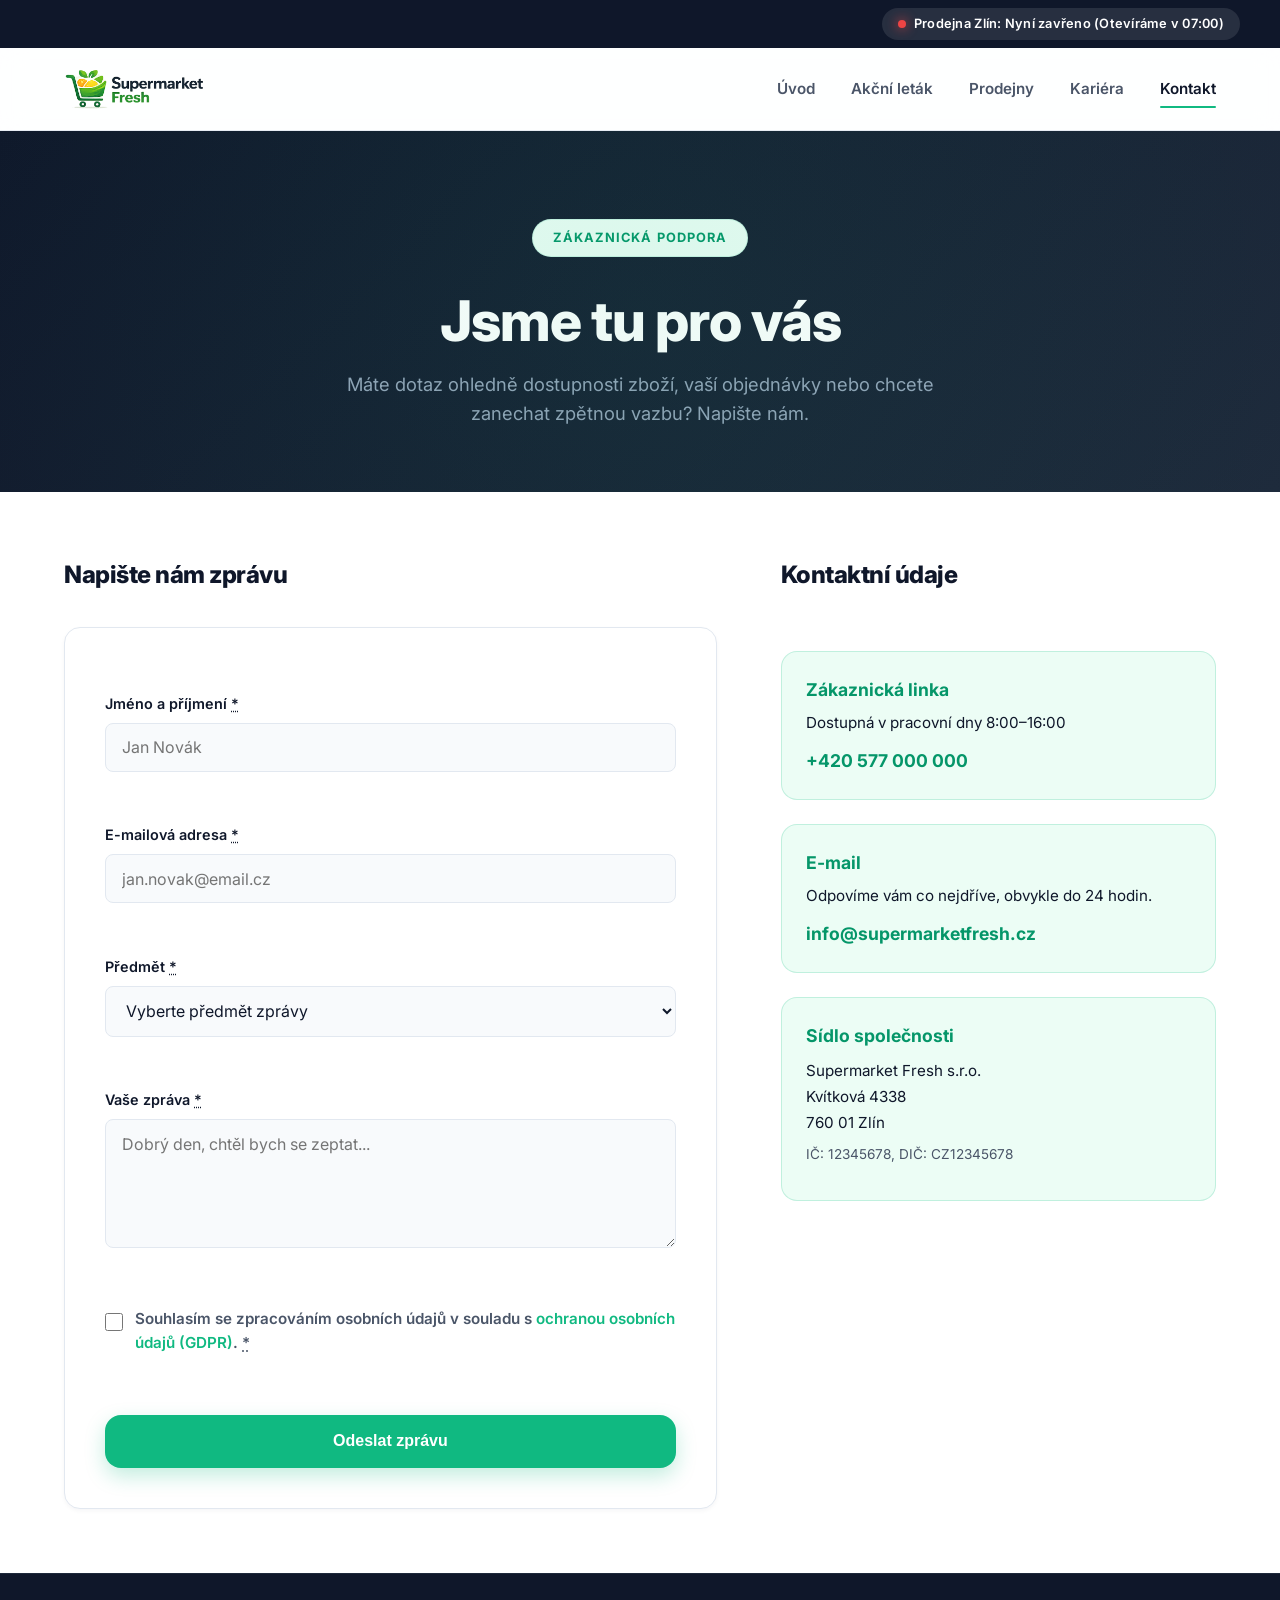
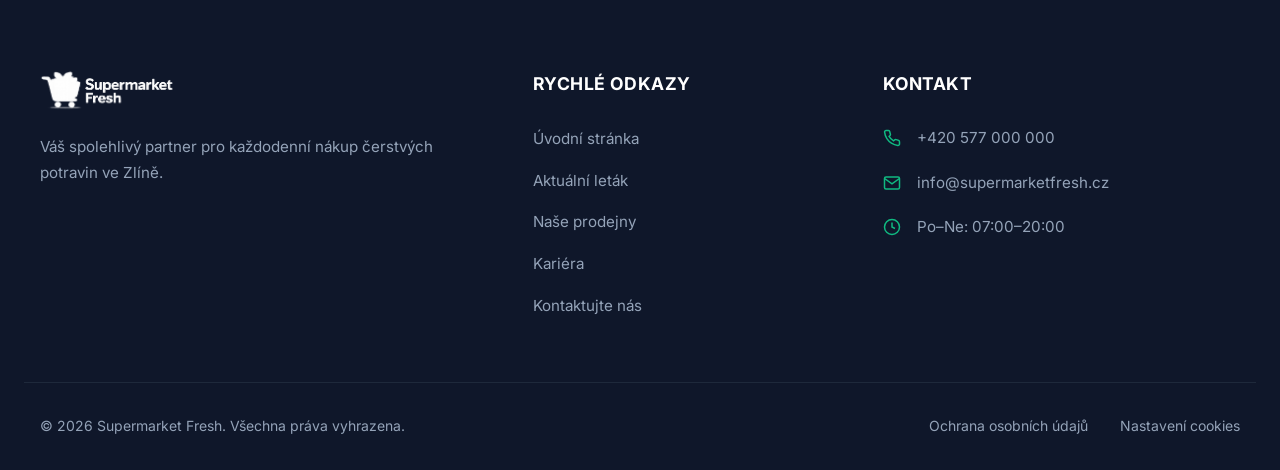
<file: kontakt.html>
<!DOCTYPE html>
<html lang="cs">
<head>
    <meta charset="UTF-8">
    <meta name="viewport" content="width=device-width, initial-scale=1.0">
    <title>Kontaktujte nás | Supermarket Fresh</title>
    <meta name="description" content="Máte dotaz nebo připomínku? Kontaktujte zákaznickou podporu Supermarket Fresh. Jsme tu pro vás každý den.">
    <meta name="author" content="Supermarket Fresh">
    <meta name="robots" content="index, follow">
    <meta name="color-scheme" content="light">
    
    <link rel="canonical" href="https://mira407.github.io/supermarket-fresh/kontakt.html">

    <link rel="preconnect" href="https://fonts.googleapis.com">
    <link rel="preconnect" href="https://fonts.gstatic.com" crossorigin>
    <link rel="preload" as="style" href="https://fonts.googleapis.com/css2?family=Inter:wght@400;500;600;700;800&display=swap" crossorigin>
    <link href="https://fonts.googleapis.com/css2?family=Inter:wght@400;500;600;700;800&display=swap" rel="stylesheet" crossorigin>
    
    <link rel="preload" href="obrazky/logo.svg" as="image" type="image/svg+xml">
    <link rel="preload" href="zaverecna-prace-pernicka-style.css" as="style">
    <link rel="stylesheet" href="zaverecna-prace-pernicka-style.css">
    
    <link rel="icon" href="obrazky/favicon.svg" type="image/svg+xml">
    <link rel="manifest" href="site.webmanifest">

    <meta name="theme-color" content="#10b981" media="(prefers-color-scheme: light)">
    <meta name="theme-color" content="#0f172a" media="(prefers-color-scheme: dark)">
    
    <meta property="og:type" content="website">
    <meta property="og:site_name" content="Supermarket Fresh"> 
    <meta property="og:url" content="https://mira407.github.io/supermarket-fresh/kontakt.html">
    <meta property="og:title" content="Kontaktujte nás | Supermarket Fresh">
    <meta property="og:description" content="Máte dotaz nebo připomínku? Kontaktujte zákaznickou podporu Supermarket Fresh. Jsme tu pro vás každý den.">

    <meta property="og:image" content="https://mira407.github.io/supermarket-fresh/obrazky/og-index.jpg">
    <meta property="og:image:alt" content="Supermarket Fresh – kontaktujte nás">
    <meta property="og:image:width" content="1200">
    <meta property="og:image:height" content="630">
    <meta property="og:locale" content="cs_CZ">

    <meta name="twitter:card" content="summary_large_image">
    <meta name="twitter:title" content="Kontaktujte nás | Supermarket Fresh">
    <meta name="twitter:description" content="Máte dotaz nebo připomínku? Kontaktujte zákaznickou podporu Supermarket Fresh. Jsme tu pro vás každý den.">
    <meta name="twitter:image" content="https://mira407.github.io/supermarket-fresh/obrazky/og-index.jpg">

    <noscript>
        <style>
            .top-bar { display: none; }
            .main-nav { display: flex !important; opacity: 1 !important; visibility: visible !important; position: static !important; height: auto !important; }
            .menu-toggle { display: none !important; }
        </style>
    </noscript>

    <script type="application/ld+json">
    {
      "@context": "https://schema.org",
      "@type": "BreadcrumbList",
      "itemListElement": [
        { "@type": "ListItem", "position": 1, "name": "Úvod", "item": "https://mira407.github.io/supermarket-fresh/" },
        { "@type": "ListItem", "position": 2, "name": "Kontakt", "item": "https://mira407.github.io/supermarket-fresh/kontakt.html" }
      ]
    }
    </script>
</head>
<body>

    <a href="#main-content" class="skip-link">Přeskočit na hlavní obsah</a>

    <div class="top-bar">
        <div class="top-bar-container">
            <div class="header-status" role="status">
                <span class="status-indicator" id="status-dot" aria-hidden="true"></span>
                <span id="status-text" class="status-text">Prodejna Zlín: Zjišťuji otevírací dobu...</span>
            </div>
        </div>
    </div>
    
    <header class="main-header">
        <div class="header-container">
            <a href="index.html" class="logo-link" aria-label="Supermarket Fresh – přejít na úvod">
                <img src="obrazky/logo.svg" 
                    alt="" 
                    width="160" 
                    height="45" 
                    class="logo-img"
                    aria-hidden="true"
                    loading="eager">
            </a>
            
            <nav class="main-nav" id="main-nav" aria-label="Hlavní navigace webu">
                <ul class="nav-list">
                    <li class="nav-item"><a href="index.html" class="nav-link">Úvod</a></li>
                    <li class="nav-item"><a href="letak.html" class="nav-link">Akční leták</a></li>
                    <li class="nav-item"><a href="prodejny.html" class="nav-link">Prodejny</a></li>
                    <li class="nav-item"><a href="kariera.html" class="nav-link">Kariéra</a></li>
                    <li class="nav-item"><a href="kontakt.html" class="nav-link active" aria-current="page">Kontakt</a></li>
                </ul>
            </nav>
            
            <button type="button" class="menu-toggle" aria-expanded="false" aria-controls="main-nav" aria-label="Otevřít hlavní menu">
                <span class="hamburger-bar"></span>
                <span class="hamburger-bar"></span>
                <span class="hamburger-bar"></span>
            </button>
        </div>
    </header>

    <main id="main-content" tabindex="-1">
        <section class="page-header" aria-labelledby="page-heading">
            <div class="section-container">
                <span class="hero-badge">Zákaznická podpora</span>
                <h1 id="page-heading" class="section-title">Jsme tu pro vás</h1>
                <p class="section-subtitle">Máte dotaz ohledně dostupnosti zboží, vaší objednávky nebo chcete zanechat zpětnou vazbu? Napište nám.</p>
            </div>
        </section>

        <section class="contact-section" aria-labelledby="contact-form-heading">
            <div class="store-container">
                <div class="contact-grid">
                    
                    <div class="contact-form-wrapper">
                        <h2 id="contact-form-heading" class="form-title">Napište nám zprávu</h2>
                        
                        <noscript>
                            <div class="noscript-alert" role="alert">
                                Pro odeslání formuláře prosím povolte JavaScript nebo nás kontaktujte&nbsp;napřímo e-mailem na <a href="mailto:info@supermarketfresh.cz" class="noscript-link">info@supermarketfresh.cz</a>.
                            </div>
                        </noscript>

                        <form id="contact-form" class="contact-form" novalidate>
                            <!-- FIX #4: Dva separátní live-regiony – jeden polite (úspěch), jeden assertive (chyba).
                                 Specifikace ARIA zakazuje měnit aria-live za běhu, proto jsou regiony dva a staticky definované. -->
                            <div id="form-success" role="status" aria-live="polite" class="form-status-success"></div>
                            <div id="form-error" role="alert" aria-live="assertive" class="form-status-error"></div>
                            
                            <input type="text" name="_honeypot" class="visually-hidden" aria-hidden="true" tabindex="-1" autocomplete="off">

                            <div class="form-group">
                                <label for="contact-name" class="form-label">Jméno a&nbsp;příjmení <abbr title="Povinné pole" aria-hidden="true">*</abbr></label>
                                <input type="text" id="contact-name" name="name" class="form-control" placeholder="Jan Novák" aria-describedby="contact-name-error" autocomplete="name" required>
                                <span id="contact-name-error" class="error-text" aria-live="polite"></span>
                            </div>
                            
                            <div class="form-group">
                                <label for="contact-email" class="form-label">E-mailová adresa <abbr title="Povinné pole" aria-hidden="true">*</abbr></label>
                                <input type="email" id="contact-email" name="email" class="form-control" placeholder="jan.novak@email.cz" aria-describedby="contact-email-error" autocomplete="email" required>
                                <span id="contact-email-error" class="error-text" aria-live="polite"></span>
                            </div>
                            
                            <div class="form-group">
                                <label for="contact-subject" class="form-label">Předmět <abbr title="Povinné pole" aria-hidden="true">*</abbr></label>
                                <select id="contact-subject" name="subject" class="form-control" aria-describedby="contact-subject-error" required>
                                    <option value="" disabled selected>Vyberte předmět zprávy</option>
                                    <option value="dotaz">Dotaz na dostupnost zboží</option>
                                    <option value="reklamace">Reklamace</option>
                                    <option value="pochvala">Pochvala / Zpětná vazba</option>
                                    <option value="jine">Jiné</option>
                                </select>
                                <span id="contact-subject-error" class="error-text" aria-live="polite"></span>
                            </div>
                            
                            <div class="form-group">
                                <label for="contact-message" class="form-label">Vaše zpráva <abbr title="Povinné pole" aria-hidden="true">*</abbr></label>
                                <textarea id="contact-message" name="message" class="form-control" rows="5" placeholder="Dobrý den, chtěl bych se zeptat..." aria-describedby="contact-message-error" required></textarea>
                                <span id="contact-message-error" class="error-text" aria-live="polite"></span>
                            </div>

                            <div class="form-group">
                                <div class="form-checkbox">
                                    <input type="checkbox" id="contact-gdpr" name="gdpr" aria-describedby="contact-gdpr-error" required>
                                    <label for="contact-gdpr" class="form-label">Souhlasím se zpracováním osobních údajů v&nbsp;souladu s <a href="ochrana-udaju.html" target="_blank" rel="noopener noreferrer" class="gdpr-link">ochranou osobních údajů (GDPR)<span class="visually-hidden"> (otevře se v nové záložce)</span></a>. <abbr title="Povinné pole" aria-hidden="true">*</abbr></label>
                                </div>
                                <span id="contact-gdpr-error" class="error-text" aria-live="polite"></span>
                            </div>
                            
                            <div class="form-submit form-submit--spaced">
                                <button type="submit" class="btn btn-primary w-full">Odeslat zprávu</button>
                            </div>
                        </form>
                    </div>

                    <section aria-labelledby="contact-info-heading" class="contact-info-wrapper">
                        <h2 id="contact-info-heading" class="form-title">Kontaktní údaje</h2>
                        <article class="info-card">
                            <h3 class="info-card-title">Zákaznická linka</h3>
                            <p class="info-card-text">Dostupná v pracovní dny <time datetime="08:00">8:00</time>–<time datetime="16:00">16:00</time></p>
                            <a href="tel:+420577000000" class="info-card-link">+420 577 000 000</a>
                        </article>
                        <article class="info-card">
                            <h3 class="info-card-title">E-mail</h3>
                            <p class="info-card-text">Odpovíme vám co nejdříve, obvykle do 24&nbsp;hodin.</p>
                            <a href="mailto:info@supermarketfresh.cz" class="info-card-link">info@supermarketfresh.cz</a>
                        </article>
                        <article class="info-card">
                            <h3 class="info-card-title">Sídlo společnosti</h3>
                            <address class="company-address">
                                Supermarket Fresh s.r.o.<br>
                                Kvítková 4338<br>
                                760 01 Zlín
                            </address>
                            <p class="info-card-text info-card-text--meta">IČ: 12345678, DIČ: CZ12345678</p>
                        </article>
                    </section>

                </div>
            </div>
        </section>
    </main>

    <footer class="main-footer">
        <div class="footer-container">
            <div class="footer-brand">
                <a href="index.html" class="footer-logo-link" aria-label="Supermarket Fresh – přejít na úvodní stránku">
                    <img src="obrazky/logo.svg" 
                        alt="" 
                        class="footer-logo-img logo-white" loading="lazy" 
                        width="135" 
                        height="38" 
                        aria-hidden="true"
                        decoding="async">
                </a>
                <p class="footer-brand-text">Váš spolehlivý partner pro každodenní nákup čerstvých potravin ve Zlíně.</p>
            </div>
            <div class="footer-links-group">
                <h3 class="footer-title">Rychlé odkazy</h3>
                <ul class="footer-links">
                    <li><a href="index.html">Úvodní stránka</a></li>
                    <li><a href="letak.html">Aktuální leták</a></li>
                    <li><a href="prodejny.html">Naše prodejny</a></li>
                    <li><a href="kariera.html">Kariéra</a></li>
                    <li><a href="kontakt.html">Kontaktujte nás</a></li>
                </ul>
            </div>
            <div class="footer-contact">
                <h3 class="footer-title">Kontakt</h3>
                <address class="contact-address">
                    <div class="contact-item">
                        <svg width="18" height="18" viewBox="0 0 24 24" fill="none" stroke="currentColor" stroke-width="2" aria-hidden="true"><path d="M22 16.92v3a2 2 0 0 1-2.18 2 19.79 19.79 0 0 1-8.63-3.07 19.5 19.5 0 0 1-6-6 19.79 19.79 0 0 1-3.07-8.67A2 2 0 0 1 4.11 2h3a2 2 0 0 1 2 1.72 12.84 12.84 0 0 0 .7 2.81 2 2 0 0 1-.45 2.11L8.09 9.91a16 16 0 0 0 6 6l1.27-1.27a2 2 0 0 1 2.11-.45 12.84 12.84 0 0 0 2.81.7A2 2 0 0 1 22 16.92z"/></svg>
                        <a href="tel:+420577000000" aria-label="Telefon: +420 577 000 000">+420 577 000 000</a>
                    </div>
                    <div class="contact-item">
                        <svg width="18" height="18" viewBox="0 0 24 24" fill="none" stroke="currentColor" stroke-width="2" aria-hidden="true"><path d="M4 4h16c1.1 0 2 .9 2 2v12c0 1.1-.9 2-2 2H4c-1.1 0-2-.9-2-2V6c0-1.1.9-2 2-2z"/><polyline points="22,6 12,13 2,6"/></svg>
                        <a href="mailto:info@supermarketfresh.cz" aria-label="E-mail: info@supermarketfresh.cz">info@supermarketfresh.cz</a>
                    </div>
                    <div class="contact-item contact-item--hours" role="group" aria-label="Otevírací doba">
                        <svg width="18" height="18" viewBox="0 0 24 24" fill="none" stroke="currentColor" stroke-width="2" aria-hidden="true"><circle cx="12" cy="12" r="10"/><polyline points="12 6 12 12 16 14"/></svg>
                        <span id="footer-hours">Po–Ne: <time datetime="07:00">07:00</time>–<time datetime="20:00">20:00</time></span>
                    </div>
                </address>
            </div>
        </div>

        <div class="footer-bottom">
            <div class="footer-bottom-container">
                <p class="copyright">&copy; 2026 Supermarket Fresh. Všechna práva vyhrazena.</p>
                <ul class="footer-legal-links">
                    <li><a href="ochrana-udaju.html">Ochrana osobních údajů</a></li>
                    <li><a href="cookies.html">Nastavení cookies</a></li>
                </ul>
            </div>
        </div>
    </footer>

    <button id="scrollToTop" class="scroll-to-top" aria-label="Přejít na začátek stránky" type="button">
        <svg width="20" height="20" viewBox="0 0 24 24" fill="none" stroke="currentColor" stroke-width="2.5" aria-hidden="true">
            <polyline points="18 15 12 9 6 15"></polyline>
        </svg>
    </button>

    <script src="zaverecna-prace-pernicka-script.js" defer></script>
</body>
</html>
</file>
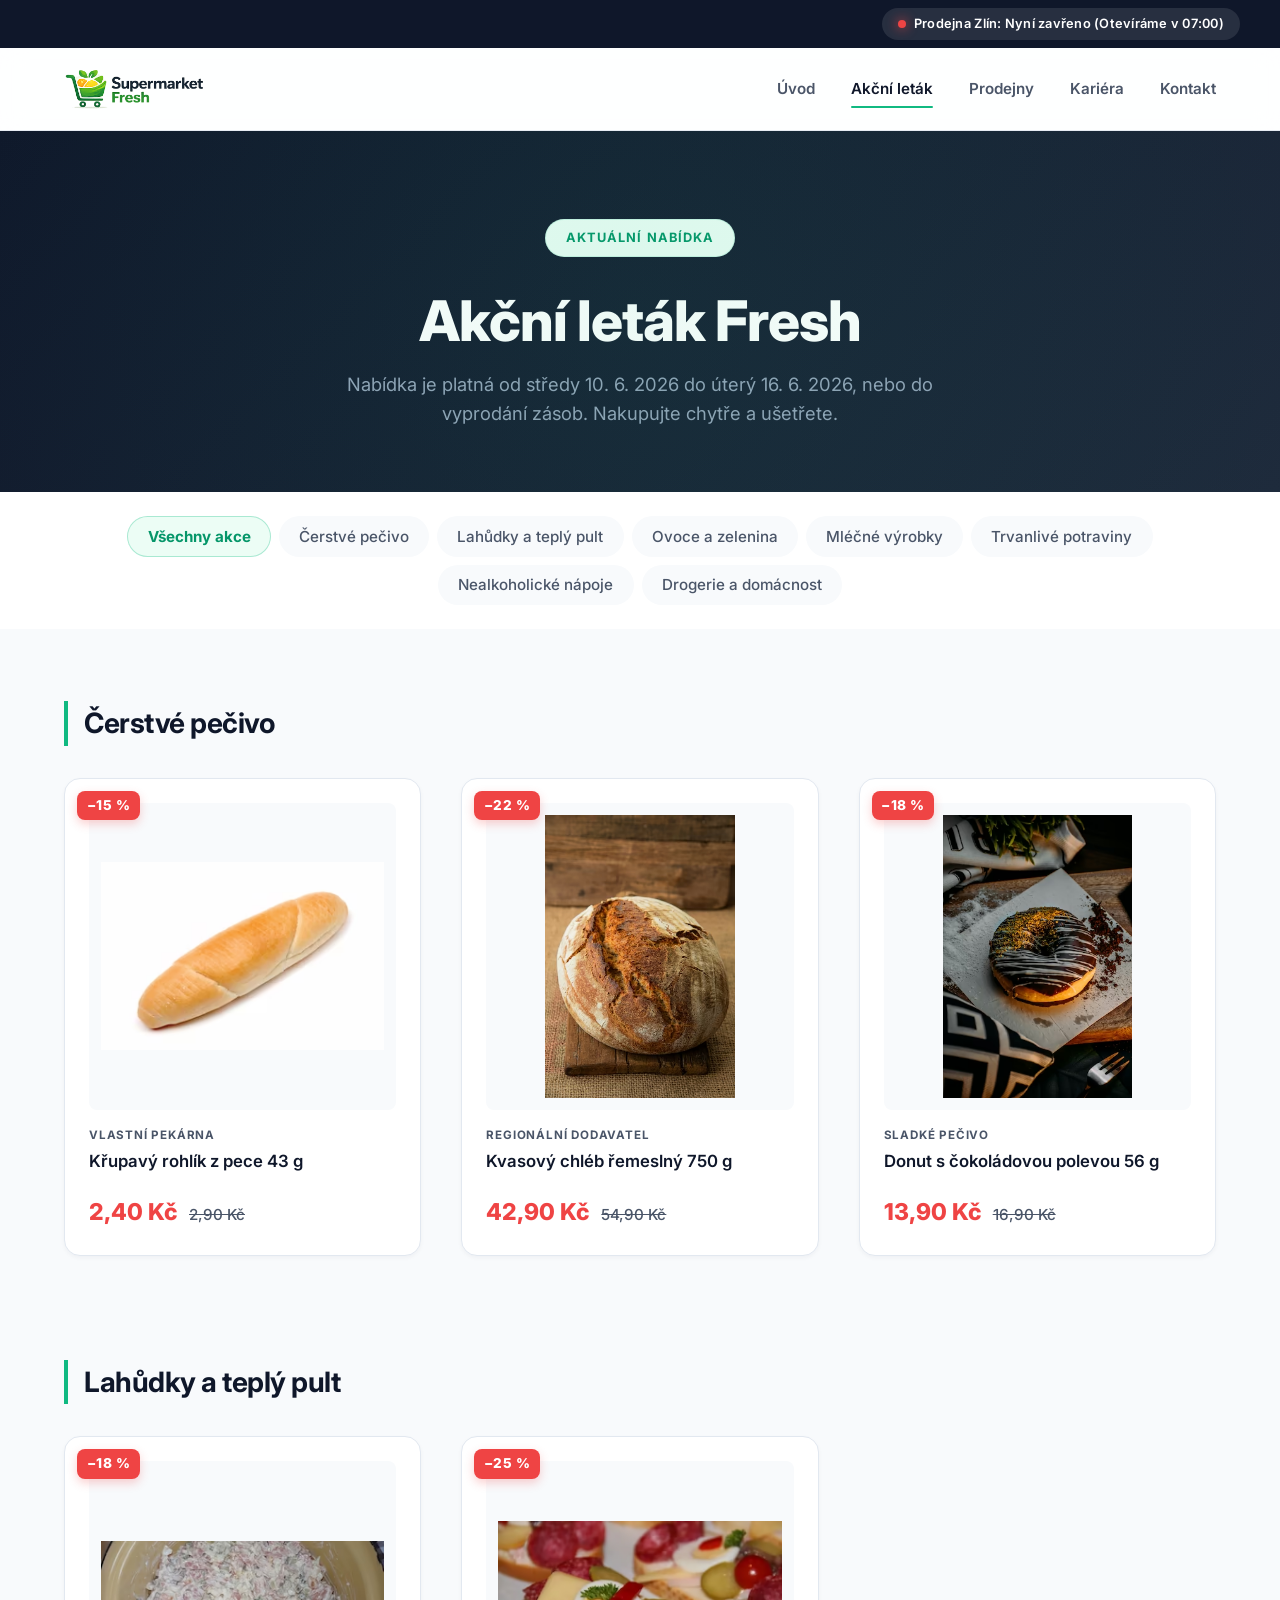
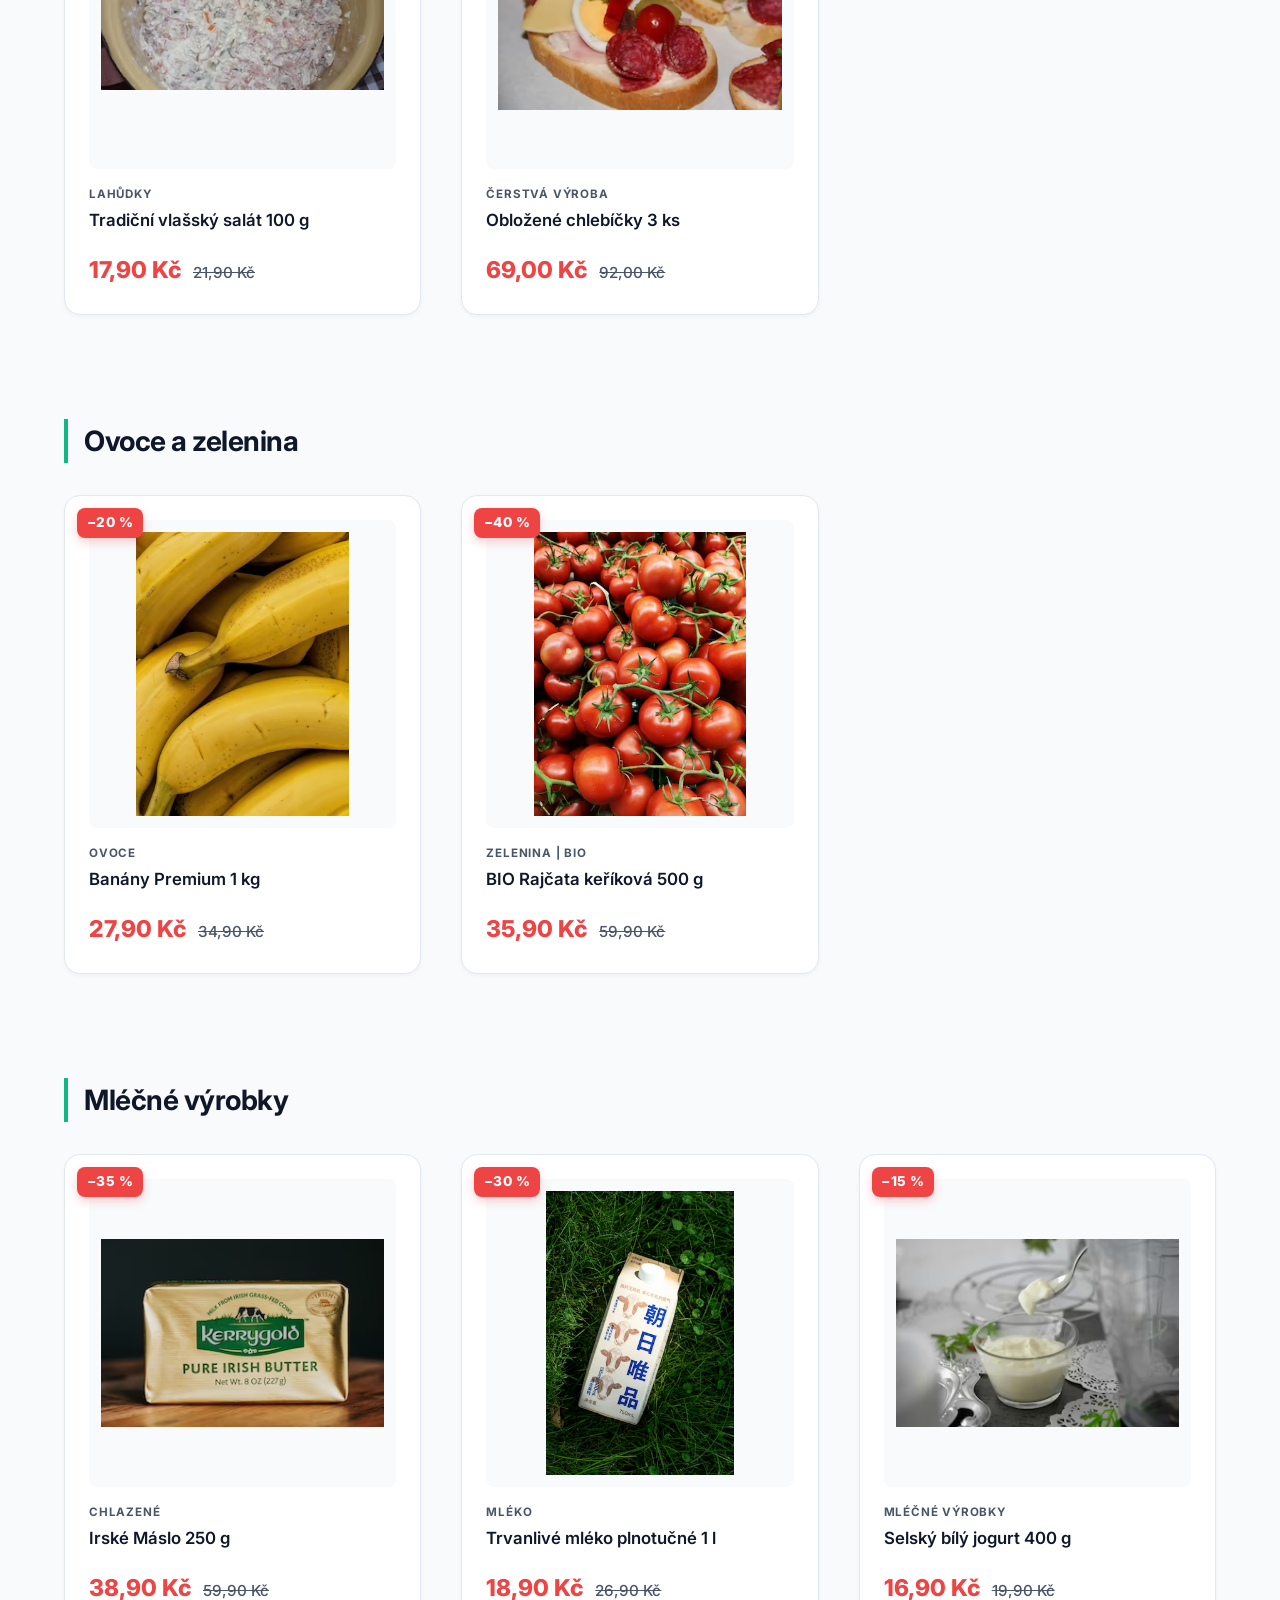
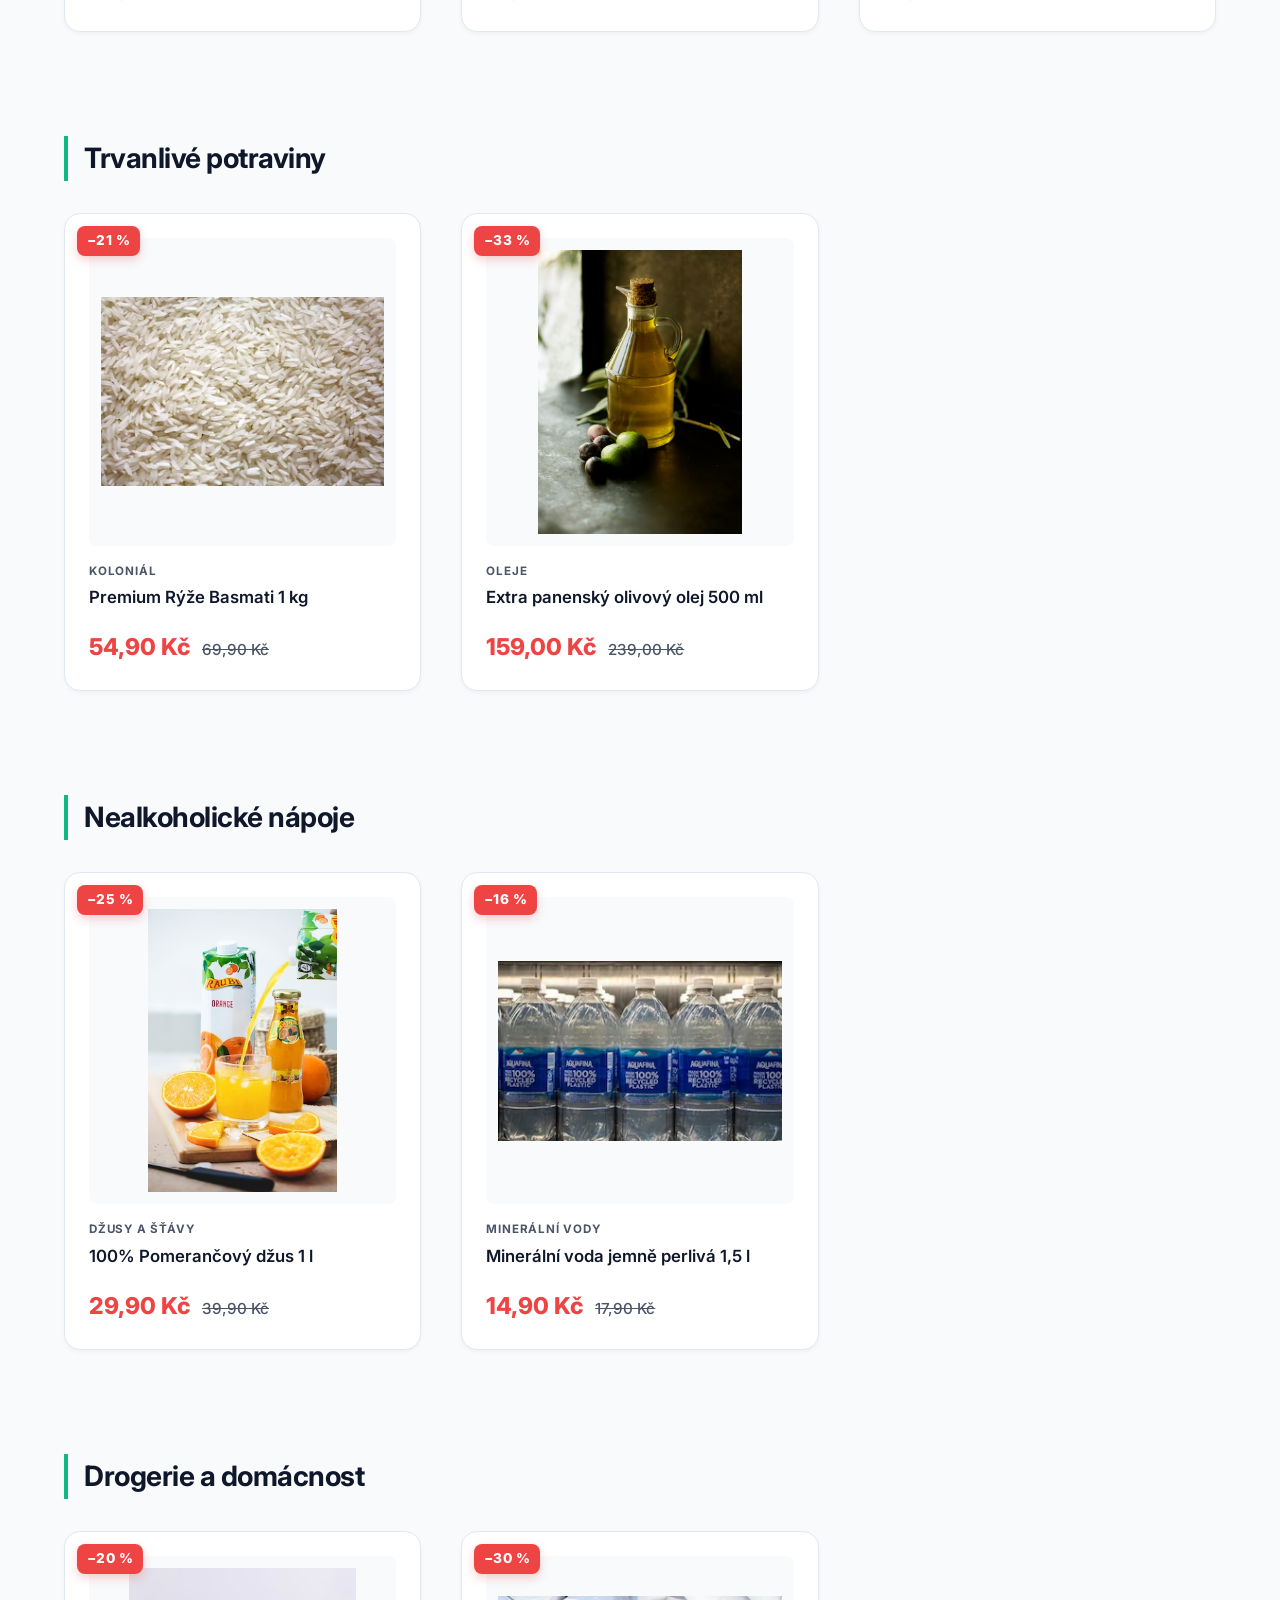
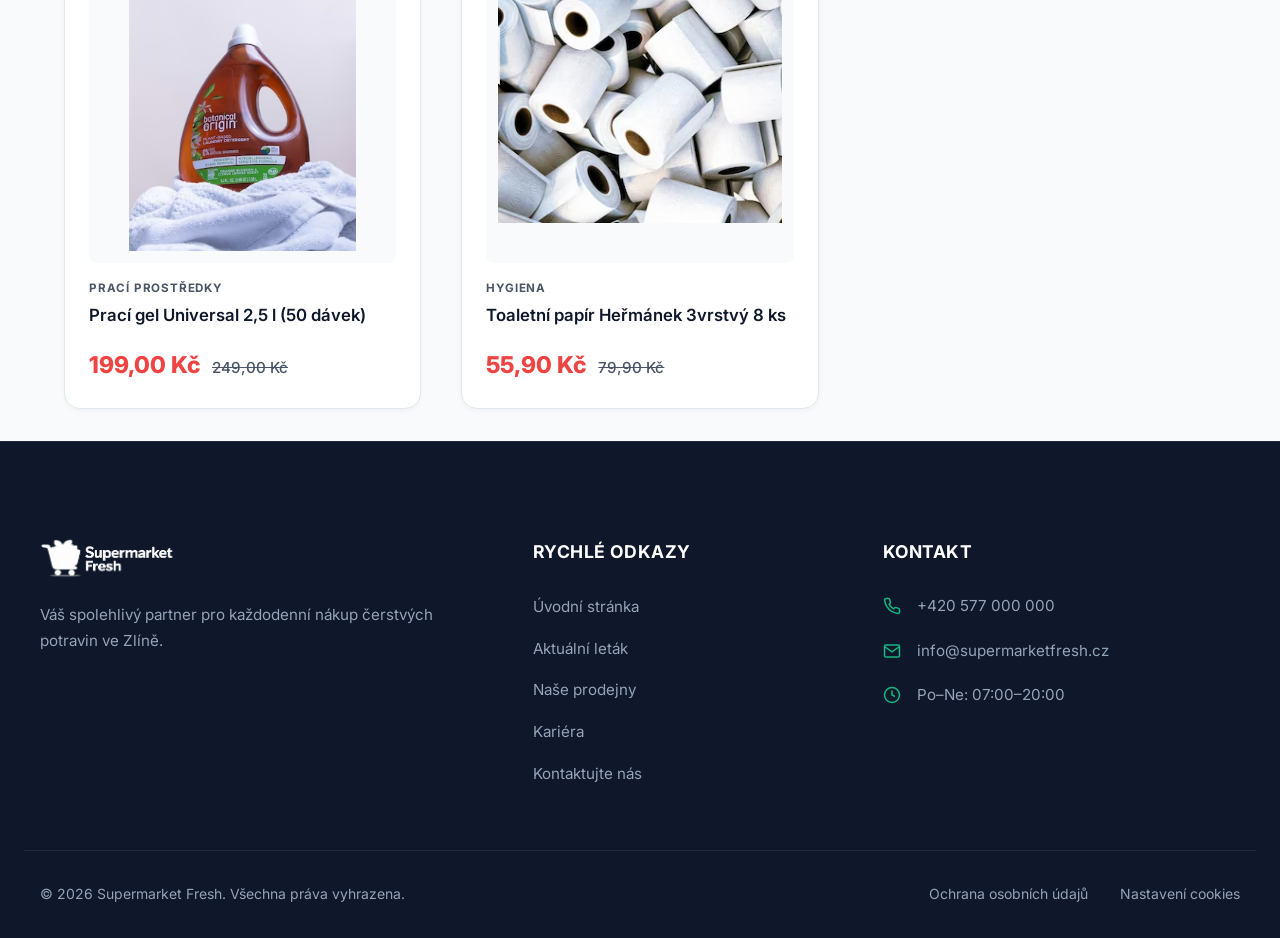
<file: letak.html>
<!DOCTYPE html>
<html lang="cs">
<head>
    <meta charset="UTF-8">
    <meta name="viewport" content="width=device-width, initial-scale=1.0">
    <title>Akční leták | Supermarket Fresh</title>
    <meta name="description" content="Prohlédněte si aktuální akční leták supermarketu Fresh. Nabízíme čerstvé potraviny, ovoce, zeleninu a maso za skvělé ceny ve Zlíně.">
    <meta name="author" content="Supermarket Fresh">
    <meta name="robots" content="index, follow">
    <meta name="color-scheme" content="light">
    
    <link rel="canonical" href="https://mira407.github.io/supermarket-fresh/letak.html">

    <link rel="preconnect" href="https://fonts.googleapis.com">
    <link rel="preconnect" href="https://fonts.gstatic.com" crossorigin>
    <link rel="preload" as="style" href="https://fonts.googleapis.com/css2?family=Inter:wght@400;500;600;700;800&display=swap" crossorigin>
    <link href="https://fonts.googleapis.com/css2?family=Inter:wght@400;500;600;700;800&display=swap" rel="stylesheet" crossorigin>

    <link rel="preload" href="obrazky/logo.svg" as="image" type="image/svg+xml">
    <link rel="preload" href="zaverecna-prace-pernicka-style.css" as="style">
    <link rel="stylesheet" href="zaverecna-prace-pernicka-style.css">
    
    <link rel="icon" href="obrazky/favicon.svg" type="image/svg+xml">
    <link rel="manifest" href="site.webmanifest">

    <meta name="theme-color" content="#10b981" media="(prefers-color-scheme: light)">
    <meta name="theme-color" content="#0f172a" media="(prefers-color-scheme: dark)">

    <meta property="og:type" content="website">
    <meta property="og:site_name" content="Supermarket Fresh"> 
    <meta property="og:url" content="https://mira407.github.io/supermarket-fresh/letak.html">
    <meta property="og:title" content="Akční leták | Supermarket Fresh">
    <meta property="og:description" content="Prohlédněte si aktuální akční leták supermarketu Fresh. Nabízíme čerstvé potraviny, ovoce, zeleninu a maso za skvělé ceny ve Zlíně.">

    <meta property="og:image" content="https://mira407.github.io/supermarket-fresh/obrazky/og-index.jpg">
    <meta property="og:image:alt" content="Supermarket Fresh – akční leták s nabídkou týdne">
    <meta property="og:image:width" content="1200">
    <meta property="og:image:height" content="630">
    <meta property="og:locale" content="cs_CZ">

    <meta name="twitter:card" content="summary_large_image">
    <meta name="twitter:title" content="Akční leták | Supermarket Fresh">
    <meta name="twitter:description" content="Prohlédněte si aktuální akční leták supermarketu Fresh. Nabízíme čerstvé potraviny, ovoce, zeleninu a maso za skvělé ceny ve Zlíně.">
    <meta name="twitter:image" content="https://mira407.github.io/supermarket-fresh/obrazky/og-index.jpg">

    <noscript>
        <style>
            .top-bar { display: none; }
            .main-nav { display: flex !important; opacity: 1 !important; visibility: visible !important; position: static !important; height: auto !important; }
            .menu-toggle { display: none !important; }
        </style>
    </noscript>

    <script type="application/ld+json">
    {
      "@context": "https://schema.org",
      "@graph": [
        {
          "@type": "WebPage",
          "name": "Akční leták - Supermarket Fresh",
          "description": "Aktuální nabídka a slevy na vybrané produkty.",
          "url": "https://mira407.github.io/supermarket-fresh/letak.html",
          "publisher": {
            "@type": "Organization",
            "name": "Supermarket Fresh",
            "@id": "https://mira407.github.io/supermarket-fresh/#store"
          },
          "breadcrumb": { "@id": "https://mira407.github.io/supermarket-fresh/letak.html#breadcrumb" }
        },
        {
          "@type": "BreadcrumbList",
          "@id": "https://mira407.github.io/supermarket-fresh/letak.html#breadcrumb",
          "itemListElement": [
            { "@type": "ListItem", "position": 1, "name": "Úvod", "item": "https://mira407.github.io/supermarket-fresh/" },
            { "@type": "ListItem", "position": 2, "name": "Akční leták", "item": "https://mira407.github.io/supermarket-fresh/letak.html" }
          ]
        }
      ]
    }
    </script>
</head>
<body>

    <a href="#main-content" class="skip-link">Přeskočit na hlavní obsah</a>

    <div class="top-bar">
        <div class="top-bar-container">
            <div class="header-status" role="status">
                <span class="status-indicator" id="status-dot" aria-hidden="true"></span>
                <span id="status-text" class="status-text">Prodejna Zlín: Zjišťuji otevírací dobu...</span>
            </div>
        </div>
    </div>
    
    <header class="main-header">
        <div class="header-container">
            <a href="index.html" class="logo-link" aria-label="Supermarket Fresh – přejít na úvod">
                <img src="obrazky/logo.svg" 
                    alt="" 
                    width="160" 
                    height="45" 
                    class="logo-img"
                    aria-hidden="true"
                    loading="eager">
            </a>
            
            <nav class="main-nav" id="main-nav" aria-label="Hlavní navigace webu">
                <ul class="nav-list">
                    <li class="nav-item"><a href="index.html" class="nav-link">Úvod</a></li>
                    <li class="nav-item"><a href="letak.html" class="nav-link active" aria-current="page">Akční leták</a></li>
                    <li class="nav-item"><a href="prodejny.html" class="nav-link">Prodejny</a></li>
                    <li class="nav-item"><a href="kariera.html" class="nav-link">Kariéra</a></li>
                    <li class="nav-item"><a href="kontakt.html" class="nav-link">Kontakt</a></li>
                </ul>
            </nav>
            
            <button type="button" class="menu-toggle" aria-expanded="false" aria-controls="main-nav" aria-label="Otevřít hlavní menu">
                <span class="hamburger-bar"></span>
                <span class="hamburger-bar"></span>
                <span class="hamburger-bar"></span>
            </button>
        </div>
    </header>

    <main id="main-content" tabindex="-1">
        <section class="page-header" aria-labelledby="page-heading">
            <div class="section-container">
                <span class="hero-badge">Aktuální nabídka</span>
                <h1 id="page-heading" class="section-title">Akční leták Fresh</h1>
                <p class="section-subtitle">Nabídka je platná od středy 10.&nbsp;6.&nbsp;2026 do úterý 16.&nbsp;6.&nbsp;2026, nebo do vyprodání zásob. Nakupujte chytře a&nbsp;ušetřete.</p>
            </div>
        </section>

        <section class="catalog-filters" aria-labelledby="filters-title">
            <div class="section-container">
                <h2 id="filters-title" class="visually-hidden">Filtr akčních produktů</h2>
                
                <button type="button" class="filter-mobile-trigger" aria-expanded="false" aria-controls="filter-wrapper">
                    <span class="filter-trigger-content">
                        <span class="filter-burger">
                            <span class="f-bar"></span>
                            <span class="f-bar"></span>
                            <span class="f-bar"></span>
                        </span>
                        Kategorie nabídky
                    </span>
                    <svg class="chevron" width="14" height="14" viewBox="0 0 24 24" fill="none" stroke="currentColor" stroke-width="2.5" aria-hidden="true"><polyline points="6 9 12 15 18 9"></polyline></svg>
                </button>

                <div id="filter-wrapper" class="filter-wrapper">
                    <!-- FIX #14: role="radiogroup" + role="radio" + aria-checked je správná sémantika
                         pro skupinu filtrů, kde je vždy aktivní právě jedna volba. -->
                    <div class="filter-container" id="filter-buttons" role="radiogroup" aria-label="Filtrovat kategorie akčního letáku">
                        <button type="button" role="radio" class="filter-btn is-active" data-filter="all" aria-checked="true" tabindex="0">Všechny akce</button>
                        <button type="button" role="radio" class="filter-btn" data-filter="bakery" aria-checked="false" tabindex="-1">Čerstvé pečivo</button>
                        <button type="button" role="radio" class="filter-btn" data-filter="delicacy" aria-checked="false" tabindex="-1">Lahůdky a&nbsp;teplý pult</button>
                        <button type="button" role="radio" class="filter-btn" data-filter="produce" aria-checked="false" tabindex="-1">Ovoce a&nbsp;zelenina</button>
                        <button type="button" role="radio" class="filter-btn" data-filter="dairy" aria-checked="false" tabindex="-1">Mléčné výrobky</button>
                        <button type="button" role="radio" class="filter-btn" data-filter="grocery" aria-checked="false" tabindex="-1">Trvanlivé potraviny</button>
                        <button type="button" role="radio" class="filter-btn" data-filter="beverages" aria-checked="false" tabindex="-1">Nealkoholické nápoje</button>
                        <button type="button" role="radio" class="filter-btn" data-filter="drugstore" aria-checked="false" tabindex="-1">Drogerie a&nbsp;domácnost</button>
                    </div>
                </div>
            </div>
        </section>

        <section id="category-bakery" class="flyer-section" aria-labelledby="heading-bakery">
            <div class="section-container">
                <h2 id="heading-bakery" class="category-title">Čerstvé pečivo</h2>
                <div class="products-grid">
                    <article class="product-card" data-product-id="bak-001">
                        <span class="discount-badge" role="img" aria-label="Sleva 15 procent">&minus;15&nbsp;%</span>
                        <div class="product-image-wrapper">
                            <picture>
                                <source srcset="obrazky/produkty/rohlik-300.avif 1x,
                                                obrazky/produkty/rohlik-600.avif 2x,
                                                obrazky/produkty/rohlik-900.avif 3x" 
                                        type="image/avif">
                                
                                <source srcset="obrazky/produkty/rohlik-300.webp 1x,
                                                obrazky/produkty/rohlik-600.webp 2x,
                                                obrazky/produkty/rohlik-900.webp 3x" 
                                        type="image/webp">
                                
                                <img src="obrazky/produkty/rohlik-300.jpg" 
                                    alt="Zlatavý křupavý pšeničný rohlík" 
                                    class="product-image" 
                                    loading="lazy" 
                                    width="300" 
                                    height="300" 
                                    decoding="async">
                            </picture>
                        </div>
                        <div class="product-info">
                            <span class="product-category">Vlastní pekárna</span>
                            <h3 class="product-title">Křupavý rohlík z&nbsp;pece 43&nbsp;g</h3>
                            <div class="product-pricing">
                                <span class="current-price">2,40&nbsp;Kč</span>
                                <span class="old-price"><del>2,90&nbsp;Kč</del></span>
                            </div>
                        </div>
                    </article>
                    <article class="product-card" data-product-id="bak-002">
                        <span class="discount-badge" role="img" aria-label="Sleva 22 procent">&minus;22&nbsp;%</span>
                        <div class="product-image-wrapper">
                            <picture>
                                <source srcset="obrazky/produkty/chleb-kvasovy-300.avif 1x,
                                                obrazky/produkty/chleb-kvasovy-600.avif 2x,
                                                obrazky/produkty/chleb-kvasovy-900.avif 3x" 
                                        type="image/avif">
                                
                                <source srcset="obrazky/produkty/chleb-kvasovy-300.webp 1x,
                                                obrazky/produkty/chleb-kvasovy-600.webp 2x,
                                                obrazky/produkty/chleb-kvasovy-900.webp 3x" 
                                        type="image/webp">
                                
                                <img src="obrazky/produkty/chleb-kvasovy-300.jpg" 
                                    alt="Bochník čerstvého řemeslného kvasového chleba s popraskanou kůrkou" 
                                    class="product-image" 
                                    loading="lazy" 
                                    width="300" 
                                    height="300" 
                                    decoding="async">
                            </picture>
                        </div>
                        <div class="product-info">
                            <span class="product-category">Regionální dodavatel</span>
                            <h3 class="product-title">Kvasový chléb řemeslný 750&nbsp;g</h3>
                            <div class="product-pricing">
                                <span class="current-price">42,90&nbsp;Kč</span>
                                <span class="old-price"><del>54,90&nbsp;Kč</del></span>
                            </div>
                        </div>
                    </article>
                    <article class="product-card" data-product-id="bak-003">
                        <span class="discount-badge" role="img" aria-label="Sleva 18 procent">&minus;18&nbsp;%</span>
                        <div class="product-image-wrapper">
                            <picture>
                                <source srcset="obrazky/produkty/donut-cokolada-300.avif 1x,
                                                obrazky/produkty/donut-cokolada-600.avif 2x,
                                                obrazky/produkty/donut-cokolada-900.avif 3x" 
                                        type="image/avif">
                                
                                <source srcset="obrazky/produkty/donut-cokolada-300.webp 1x,
                                                obrazky/produkty/donut-cokolada-600.webp 2x,
                                                obrazky/produkty/donut-cokolada-900.webp 3x" 
                                        type="image/webp">
                                
                                <img src="obrazky/produkty/donut-cokolada-300.jpg" 
                                    alt="Čerstvý pečený donut s tmavou čokoládovou polevou" 
                                    class="product-image" 
                                    loading="lazy" 
                                    width="300" 
                                    height="300" 
                                    decoding="async">
                            </picture>
                        </div>
                        <div class="product-info">
                            <span class="product-category">Sladké pečivo</span>
                            <h3 class="product-title"><span lang="en">Donut</span> s&nbsp;čokoládovou polevou 56&nbsp;g</h3>
                            <div class="product-pricing">
                                <span class="current-price">13,90&nbsp;Kč</span>
                                <span class="old-price"><del>16,90&nbsp;Kč</del></span>
                            </div>
                        </div>
                    </article>
                </div>
            </div>
        </section>

        <section id="category-delicacy" class="flyer-section" aria-labelledby="heading-delicacy">
            <div class="section-container">
                <h2 id="heading-delicacy" class="category-title">Lahůdky a&nbsp;teplý pult</h2>
                <div class="products-grid">
                    <article class="product-card" data-product-id="del-001">
                        <span class="discount-badge" role="img" aria-label="Sleva 18 procent">&minus;18&nbsp;%</span>
                        <div class="product-image-wrapper">
                            <picture>
                                <source srcset="obrazky/produkty/vlassky-salat-300.avif 1x,
                                                obrazky/produkty/vlassky-salat-600.avif 2x,
                                                obrazky/produkty/vlassky-salat-900.avif 3x" 
                                        type="image/avif">
                                
                                <source srcset="obrazky/produkty/vlassky-salat-300.webp 1x,
                                                obrazky/produkty/vlassky-salat-600.webp 2x,
                                                obrazky/produkty/vlassky-salat-900.webp 3x" 
                                        type="image/webp">
                                
                                <img src="obrazky/produkty/vlassky-salat-300.jpg" 
                                    alt="Plastová vanička tradičního vlašského salátu" 
                                    class="product-image" 
                                    loading="lazy" 
                                    width="300" 
                                    height="300" 
                                    decoding="async">
                            </picture>
                        </div>
                        <div class="product-info">
                            <span class="product-category">Lahůdky</span>
                            <h3 class="product-title">Tradiční vlašský salát 100&nbsp;g</h3>
                            <div class="product-pricing">
                                <span class="current-price">17,90&nbsp;Kč</span>
                                <span class="old-price"><del>21,90&nbsp;Kč</del></span>
                            </div>
                        </div>
                    </article>
                    <article class="product-card" data-product-id="del-002">
                        <span class="discount-badge" role="img" aria-label="Sleva 25 procent">&minus;25&nbsp;%</span>
                        <div class="product-image-wrapper">
                            <picture>
                                <source srcset="obrazky/produkty/chlebicky-300.avif 1x,
                                                obrazky/produkty/chlebicky-600.avif 2x,
                                                obrazky/produkty/chlebicky-900.avif 3x" 
                                        type="image/avif">
                                
                                <source srcset="obrazky/produkty/chlebicky-300.webp 1x,
                                                obrazky/produkty/chlebicky-600.webp 2x,
                                                obrazky/produkty/chlebicky-900.webp 3x" 
                                        type="image/webp">
                                
                                <img src="obrazky/produkty/chlebicky-300.jpg" 
                                    alt="Čerstvý obložený chlebíček" 
                                    class="product-image" 
                                    loading="lazy" 
                                    width="300" 
                                    height="300" 
                                    decoding="async">
                            </picture>
                        </div>
                        <div class="product-info">
                            <span class="product-category">Čerstvá výroba</span>
                            <h3 class="product-title">Obložené chlebíčky 3&nbsp;ks</h3>
                            <div class="product-pricing">
                                <span class="current-price">69,00&nbsp;Kč</span>
                                <span class="old-price"><del>92,00&nbsp;Kč</del></span>
                            </div>
                        </div>
                    </article>
                </div>
            </div>
        </section>

        <section id="category-produce" class="flyer-section" aria-labelledby="heading-produce">
            <div class="section-container">
                <h2 id="heading-produce" class="category-title">Ovoce a&nbsp;zelenina</h2>
                <div class="products-grid">
                    <article class="product-card" data-product-id="prd-001">
                        <span class="discount-badge" role="img" aria-label="Sleva 20 procent">&minus;20&nbsp;%</span>
                        <div class="product-image-wrapper">
                            <picture>
                                <source srcset="obrazky/produkty/banany-300.avif 1x,
                                                obrazky/produkty/banany-600.avif 2x,
                                                obrazky/produkty/banany-900.avif 3x" 
                                        type="image/avif">
                                
                                <source srcset="obrazky/produkty/banany-300.webp 1x,
                                                obrazky/produkty/banany-600.webp 2x,
                                                obrazky/produkty/banany-900.webp 3x" 
                                        type="image/webp">
                                
                                <img src="obrazky/produkty/banany-300.jpg" 
                                    alt="Čerstvé banány Premium" 
                                    class="product-image" 
                                    loading="lazy" 
                                    width="300" 
                                    height="300" 
                                    decoding="async">
                            </picture>
                        </div>
                        <div class="product-info">
                            <span class="product-category">Ovoce</span>
                            <h3 class="product-title">Banány <span lang="en">Premium</span> 1&nbsp;kg</h3>
                            <div class="product-pricing">
                                <span class="current-price">27,90&nbsp;Kč</span>
                                <span class="old-price"><del>34,90&nbsp;Kč</del></span>
                            </div>
                        </div>
                    </article>
                    <article class="product-card" data-product-id="prd-002">
                        <span class="discount-badge" role="img" aria-label="Sleva 40 procent">&minus;40&nbsp;%</span>
                        <div class="product-image-wrapper">
                            <picture>
                                <source srcset="obrazky/produkty/rajcata-bioland-300.avif 1x,
                                                obrazky/produkty/rajcata-bioland-600.avif 2x,
                                                obrazky/produkty/rajcata-bioland-900.avif 3x" 
                                        type="image/avif">
                                
                                <source srcset="obrazky/produkty/rajcata-bioland-300.webp 1x,
                                                obrazky/produkty/rajcata-bioland-600.webp 2x,
                                                obrazky/produkty/rajcata-bioland-900.webp 3x" 
                                        type="image/webp">
                                
                                <img src="obrazky/produkty/rajcata-bioland-300.jpg" 
                                    alt="Čerstvá keříková rajčat v BIO kvalitě" 
                                    class="product-image" 
                                    loading="lazy" 
                                    width="300" 
                                    height="300" 
                                    decoding="async">
                            </picture>
                        </div>
                        <div class="product-info">
                            <span class="product-category">Zelenina | <span lang="en">BIO</span></span>
                            <h3 class="product-title"><span lang="en">BIO</span> Rajčata keříková 500&nbsp;g</h3>
                            <div class="product-pricing">
                                <span class="current-price">35,90&nbsp;Kč</span>
                                <span class="old-price"><del>59,90&nbsp;Kč</del></span>
                            </div>
                        </div>
                    </article>
                </div>
            </div>
        </section>

        <section id="category-dairy" class="flyer-section" aria-labelledby="heading-dairy">
            <div class="section-container">
                <h2 id="heading-dairy" class="category-title">Mléčné výrobky</h2>
                <div class="products-grid">
                    <article class="product-card" data-product-id="dai-001">
                        <span class="discount-badge" role="img" aria-label="Sleva 35 procent">&minus;35&nbsp;%</span>
                        <div class="product-image-wrapper">
                            <picture>
                                <source srcset="obrazky/produkty/maslo-300.avif 1x,
                                                obrazky/produkty/maslo-600.avif 2x,
                                                obrazky/produkty/maslo-900.avif 3x" 
                                        type="image/avif">
                                
                                <source srcset="obrazky/produkty/maslo-300.webp 1x,
                                                obrazky/produkty/maslo-600.webp 2x,
                                                obrazky/produkty/maslo-900.webp 3x" 
                                        type="image/webp">
                                
                                <img src="obrazky/produkty/maslo-300.jpg" 
                                    alt="Kostka tradičního irského másla v balení 250 gramů" 
                                    class="product-image" 
                                    loading="lazy" 
                                    width="300" 
                                    height="300" 
                                    decoding="async">
                            </picture>
                        </div>
                        <div class="product-info">
                            <span class="product-category">Chlazené</span>
                            <h3 class="product-title">Irské Máslo 250&nbsp;g</h3>
                            <div class="product-pricing">
                                <span class="current-price">38,90&nbsp;Kč</span>
                                <span class="old-price"><del>59,90&nbsp;Kč</del></span>
                            </div>
                        </div>
                    </article>
                    <article class="product-card" data-product-id="dai-002">
                        <span class="discount-badge" role="img" aria-label="Sleva 30 procent">&minus;30&nbsp;%</span>
                        <div class="product-image-wrapper">
                            <picture>
                                <source srcset="obrazky/produkty/mleko-trvanlive-300.avif 1x,
                                                obrazky/produkty/mleko-trvanlive-600.avif 2x,
                                                obrazky/produkty/mleko-trvanlive-900.avif 3x" 
                                        type="image/avif">
                                
                                <source srcset="obrazky/produkty/mleko-trvanlive-300.webp 1x,
                                                obrazky/produkty/mleko-trvanlive-600.webp 2x,
                                                obrazky/produkty/mleko-trvanlive-900.webp 3x" 
                                        type="image/webp">
                                
                                <img src="obrazky/produkty/mleko-trvanlive-300.jpg" 
                                    alt="Krabice trvanlivého plnotučného mléka o objemu 1 litr" 
                                    class="product-image" 
                                    loading="lazy" 
                                    width="300" 
                                    height="300" 
                                    decoding="async">
                            </picture>
                        </div>
                        <div class="product-info">
                            <span class="product-category">Mléko</span>
                            <h3 class="product-title">Trvanlivé mléko plnotučné 1&nbsp;l</h3>
                            <div class="product-pricing">
                                <span class="current-price">18,90&nbsp;Kč</span>
                                <span class="old-price"><del>26,90&nbsp;Kč</del></span>
                            </div>
                        </div>
                    </article>
                    <article class="product-card" data-product-id="dai-003">
                        <span class="discount-badge" role="img" aria-label="Sleva 15 procent">&minus;15&nbsp;%</span>
                        <div class="product-image-wrapper">
                            <picture>
                                <source srcset="obrazky/produkty/jogurt-bily-300.avif 1x,
                                                obrazky/produkty/jogurt-bily-600.avif 2x,
                                                obrazky/produkty/jogurt-bily-900.avif 3x" 
                                        type="image/avif">
                                
                                <source srcset="obrazky/produkty/jogurt-bily-300.webp 1x,
                                                obrazky/produkty/jogurt-bily-600.webp 2x,
                                                obrazky/produkty/jogurt-bily-900.webp 3x" 
                                        type="image/webp">
                                
                                <img src="obrazky/produkty/jogurt-bily-300.jpg" 
                                    alt="Kelímek selského bílého jogurtu o hmotnosti 400 gramů" 
                                    class="product-image" 
                                    loading="lazy" 
                                    width="300" 
                                    height="300" 
                                    decoding="async">
                            </picture>
                        </div>
                        <div class="product-info">
                            <span class="product-category">Mléčné výrobky</span>
                            <h3 class="product-title">Selský bílý jogurt 400&nbsp;g</h3>
                            <div class="product-pricing">
                                <span class="current-price">16,90&nbsp;Kč</span>
                                <span class="old-price"><del>19,90&nbsp;Kč</del></span>
                            </div>
                        </div>
                    </article>
                </div>
            </div>
        </section>

        <section id="category-grocery" class="flyer-section" aria-labelledby="heading-grocery">
            <div class="section-container">
                <h2 id="heading-grocery" class="category-title">Trvanlivé potraviny</h2>
                <div class="products-grid">
                    <article class="product-card" data-product-id="gro-001">
                        <span class="discount-badge" role="img" aria-label="Sleva 21 procent">&minus;21&nbsp;%</span>
                        <div class="product-image-wrapper">
                            <picture>
                                <source srcset="obrazky/produkty/ryze-basmati-300.avif 1x,
                                                obrazky/produkty/ryze-basmati-600.avif 2x,
                                                obrazky/produkty/ryze-basmati-900.avif 3x" 
                                        type="image/avif">
                                
                                <source srcset="obrazky/produkty/ryze-basmati-300.webp 1x,
                                                obrazky/produkty/ryze-basmati-600.webp 2x,
                                                obrazky/produkty/ryze-basmati-900.webp 3x" 
                                        type="image/webp">
                                
                                <img src="obrazky/produkty/ryze-basmati-300.jpg" 
                                    alt="Prémiová rýže Basmati" 
                                    class="product-image" 
                                    loading="lazy" 
                                    width="300" 
                                    height="300" 
                                    decoding="async">
                            </picture>
                        </div>
                        <div class="product-info">
                            <span class="product-category">Koloniál</span>
                            <h3 class="product-title"><span lang="en">Premium</span> Rýže Basmati 1&nbsp;kg</h3>
                            <div class="product-pricing">
                                <span class="current-price">54,90&nbsp;Kč</span>
                                <span class="old-price"><del>69,90&nbsp;Kč</del></span>
                            </div>
                        </div>
                    </article>
                    <article class="product-card" data-product-id="gro-002">
                        <span class="discount-badge" role="img" aria-label="Sleva 33 procent">&minus;33&nbsp;%</span>
                        <div class="product-image-wrapper">
                            <picture>
                                <source srcset="obrazky/produkty/olivovy-olej-300.avif 1x,
                                                obrazky/produkty/olivovy-olej-600.avif 2x,
                                                obrazky/produkty/olivovy-olej-900.avif 3x" 
                                        type="image/avif">
                                
                                <source srcset="obrazky/produkty/olivovy-olej-300.webp 1x,
                                                obrazky/produkty/olivovy-olej-600.webp 2x,
                                                obrazky/produkty/olivovy-olej-900.webp 3x" 
                                        type="image/webp">
                                
                                <img src="obrazky/produkty/olivovy-olej-300.jpg" 
                                    alt="Skleněná láhev extra panenského olivového oleje o objemu 500 mililitrů" 
                                    class="product-image" 
                                    loading="lazy" 
                                    width="300" 
                                    height="300" 
                                    decoding="async">
                            </picture>
                        </div>
                        <div class="product-info">
                            <span class="product-category">Oleje</span>
                            <h3 class="product-title"><span lang="en">Extra</span> panenský olivový olej 500&nbsp;ml</h3>
                            <div class="product-pricing">
                                <span class="current-price">159,00&nbsp;Kč</span>
                                <span class="old-price"><del>239,00&nbsp;Kč</del></span>
                            </div>
                        </div>
                    </article>
                </div>
            </div>
        </section>

        <section id="category-beverages" class="flyer-section" aria-labelledby="heading-beverages">
            <div class="section-container">
                <h2 id="heading-beverages" class="category-title">Nealkoholické nápoje</h2>
                <div class="products-grid">
                    <article class="product-card" data-product-id="bev-001">
                        <span class="discount-badge" role="img" aria-label="Sleva 25 procent">&minus;25&nbsp;%</span>
                        <div class="product-image-wrapper">
                            <picture>
                                <source srcset="obrazky/produkty/pomerancovy-dzus-300.avif 1x,
                                                obrazky/produkty/pomerancovy-dzus-600.avif 2x,
                                                obrazky/produkty/pomerancovy-dzus-900.avif 3x" 
                                        type="image/avif">
                                
                                <source srcset="obrazky/produkty/pomerancovy-dzus-300.webp 1x,
                                                obrazky/produkty/pomerancovy-dzus-600.webp 2x,
                                                obrazky/produkty/pomerancovy-dzus-900.webp 3x" 
                                        type="image/webp">
                                
                                <img src="obrazky/produkty/pomerancovy-dzus-300.jpg" 
                                    alt="Krabice stoprocentního pomerančového džusu o objemu 1 litr" 
                                    class="product-image" 
                                    loading="lazy" 
                                    width="300" 
                                    height="300" 
                                    decoding="async">
                            </picture>
                        </div>
                        <div class="product-info">
                            <span class="product-category">Džusy a&nbsp;šťávy</span>
                            <h3 class="product-title">100% Pomerančový džus 1&nbsp;l</h3>
                            <div class="product-pricing">
                                <span class="current-price">29,90&nbsp;Kč</span>
                                <span class="old-price"><del>39,90&nbsp;Kč</del></span>
                            </div>
                        </div>
                    </article>
                    <article class="product-card" data-product-id="bev-002">
                        <span class="discount-badge" role="img" aria-label="Sleva 16 procent">&minus;16&nbsp;%</span>
                        <div class="product-image-wrapper">
                            <picture>
                                <source srcset="obrazky/produkty/mineralni-voda-300.avif 1x,
                                                obrazky/produkty/mineralni-voda-600.avif 2x,
                                                obrazky/produkty/mineralni-voda-900.avif 3x" 
                                        type="image/avif">
                                
                                <source srcset="obrazky/produkty/mineralni-voda-300.webp 1x,
                                                obrazky/produkty/mineralni-voda-600.webp 2x,
                                                obrazky/produkty/mineralni-voda-900.webp 3x" 
                                        type="image/webp">
                                
                                <img src="obrazky/produkty/mineralni-voda-300.jpg" 
                                    alt="Plastová láhev jemně perlivé minerální vody o objemu 1,5 litru" 
                                    class="product-image" 
                                    loading="lazy" 
                                    width="300" 
                                    height="300" 
                                    decoding="async">
                            </picture>
                        </div>
                        <div class="product-info">
                            <span class="product-category">Minerální vody</span>
                            <h3 class="product-title">Minerální voda jemně perlivá 1,5&nbsp;l</h3>
                            <div class="product-pricing">
                                <span class="current-price">14,90&nbsp;Kč</span>
                                <span class="old-price"><del>17,90&nbsp;Kč</del></span>
                            </div>
                        </div>
                    </article>
                </div>
            </div>
        </section>

        <section id="category-drugstore" class="flyer-section" aria-labelledby="heading-drugstore">
            <div class="section-container">
                <h2 id="heading-drugstore" class="category-title">Drogerie a&nbsp;domácnost</h2>
                <div class="products-grid">
                    <article class="product-card" data-product-id="drg-001">
                        <span class="discount-badge" role="img" aria-label="Sleva 20 procent">&minus;20&nbsp;%</span>
                        <div class="product-image-wrapper">
                            <picture>
                                <source srcset="obrazky/produkty/praci-gel-300.avif 1x,
                                                obrazky/produkty/praci-gel-600.avif 2x,
                                                obrazky/produkty/praci-gel-900.avif 3x" 
                                        type="image/avif">
                                
                                <source srcset="obrazky/produkty/praci-gel-300.webp 1x,
                                                obrazky/produkty/praci-gel-600.webp 2x,
                                                obrazky/produkty/praci-gel-900.webp 3x" 
                                        type="image/webp">
                                
                                <img src="obrazky/produkty/praci-gel-300.jpg" 
                                    alt="Láhev pracího gelu Universal o objemu 2,5 litru" 
                                    class="product-image" 
                                    loading="lazy" 
                                    width="300" 
                                    height="300" 
                                    decoding="async">
                            </picture>
                        </div>
                        <div class="product-info">
                            <span class="product-category">Prací prostředky</span>
                            <h3 class="product-title">Prací gel <span lang="en">Universal</span> 2,5&nbsp;l (50 dávek)</h3>
                            <div class="product-pricing">
                                <span class="current-price">199,00&nbsp;Kč</span>
                                <span class="old-price"><del>249,00&nbsp;Kč</del></span>
                            </div>
                        </div>
                    </article>
                    <article class="product-card" data-product-id="drg-002">
                        <span class="discount-badge" role="img" aria-label="Sleva 30 procent">&minus;30&nbsp;%</span>
                        <div class="product-image-wrapper">
                            <picture>
                                <source srcset="obrazky/produkty/toaletni-papir-300.avif 1x,
                                                obrazky/produkty/toaletni-papir-600.avif 2x,
                                                obrazky/produkty/toaletni-papir-900.avif 3x" 
                                        type="image/avif">
                                
                                <source srcset="obrazky/produkty/toaletni-papir-300.webp 1x,
                                                obrazky/produkty/toaletni-papir-600.webp 2x,
                                                obrazky/produkty/toaletni-papir-900.webp 3x" 
                                        type="image/webp">
                                
                                <img src="obrazky/produkty/toaletni-papir-300.jpg" 
                                    alt="Třívrstvý toaletní papír Heřmánek" 
                                    class="product-image" 
                                    loading="lazy" 
                                    width="300" 
                                    height="300" 
                                    decoding="async">
                            </picture>
                        </div>
                        <div class="product-info">
                            <span class="product-category">Hygiena</span>
                            <h3 class="product-title">Toaletní papír Heřmánek 3vrstvý 8&nbsp;ks</h3>
                            <div class="product-pricing">
                                <span class="current-price">55,90&nbsp;Kč</span>
                                <span class="old-price"><del>79,90&nbsp;Kč</del></span>
                            </div>
                        </div>
                    </article>
                </div>
            </div>
        </section>
    </main>

    <footer class="main-footer">
        <div class="footer-container">
            <div class="footer-brand">
                <a href="index.html" class="footer-logo-link" aria-label="Supermarket Fresh – přejít na úvodní stránku">
                    <img src="obrazky/logo.svg" 
                        alt="" 
                        class="footer-logo-img logo-white" loading="lazy" 
                        width="135" 
                        height="38" 
                        aria-hidden="true"
                        decoding="async">
                </a>
                <p class="footer-brand-text">Váš spolehlivý partner pro každodenní nákup čerstvých potravin ve Zlíně.</p>
            </div>
            
            <div class="footer-links-group">
                <h3 class="footer-title">Rychlé odkazy</h3>
                <ul class="footer-links">
                    <li><a href="index.html">Úvodní stránka</a></li>
                    <li><a href="letak.html">Aktuální leták</a></li>
                    <li><a href="prodejny.html">Naše prodejny</a></li>
                    <li><a href="kariera.html">Kariéra</a></li>
                    <li><a href="kontakt.html">Kontaktujte nás</a></li>
                </ul>
            </div>
            
            <div class="footer-contact">
                <h3 class="footer-title">Kontakt</h3>
                <address class="contact-address">
                    <div class="contact-item">
                        <svg width="18" height="18" viewBox="0 0 24 24" fill="none" stroke="currentColor" stroke-width="2" aria-hidden="true"><path d="M22 16.92v3a2 2 0 0 1-2.18 2 19.79 19.79 0 0 1-8.63-3.07 19.5 19.5 0 0 1-6-6 19.79 19.79 0 0 1-3.07-8.67A2 2 0 0 1 4.11 2h3a2 2 0 0 1 2 1.72 12.84 12.84 0 0 0 .7 2.81 2 2 0 0 1-.45 2.11L8.09 9.91a16 16 0 0 0 6 6l1.27-1.27a2 2 0 0 1 2.11-.45 12.84 12.84 0 0 0 2.81.7A2 2 0 0 1 22 16.92z"/></svg>
                        <a href="tel:+420577000000" aria-label="Telefon: +420 577 000 000">+420 577 000 000</a>
                    </div>
                    <div class="contact-item">
                        <svg width="18" height="18" viewBox="0 0 24 24" fill="none" stroke="currentColor" stroke-width="2" aria-hidden="true"><path d="M4 4h16c1.1 0 2 .9 2 2v12c0 1.1-.9 2-2 2H4c-1.1 0-2-.9-2-2V6c0-1.1.9-2 2-2z"/><polyline points="22,6 12,13 2,6"/></svg>
                        <a href="mailto:info@supermarketfresh.cz" aria-label="E-mail: info@supermarketfresh.cz">info@supermarketfresh.cz</a>
                    </div>
                    <div class="contact-item contact-item--hours" role="group" aria-label="Otevírací doba">
                        <svg width="18" height="18" viewBox="0 0 24 24" fill="none" stroke="currentColor" stroke-width="2" aria-hidden="true"><circle cx="12" cy="12" r="10"/><polyline points="12 6 12 12 16 14"/></svg>
                        <span id="footer-hours">Po–Ne: <time datetime="07:00">07:00</time>–<time datetime="20:00">20:00</time></span>
                    </div>
                </address>
            </div>
        </div>

        <div class="footer-bottom">
            <div class="footer-bottom-container">
                <p class="copyright">&copy; 2026 Supermarket Fresh. Všechna práva vyhrazena.</p>
                <ul class="footer-legal-links">
                    <li><a href="ochrana-udaju.html">Ochrana osobních údajů</a></li>
                    <li><a href="cookies.html">Nastavení cookies</a></li>
                </ul>
            </div>
        </div>
    </footer>

    <button id="scrollToTop" class="scroll-to-top" aria-label="Přejít na začátek stránky" type="button">
        <svg width="20" height="20" viewBox="0 0 24 24" fill="none" stroke="currentColor" stroke-width="2.5" aria-hidden="true">
            <polyline points="18 15 12 9 6 15"></polyline>
        </svg>
    </button>

    <script src="zaverecna-prace-pernicka-script.js" defer></script>
</body>
</html>
</file>
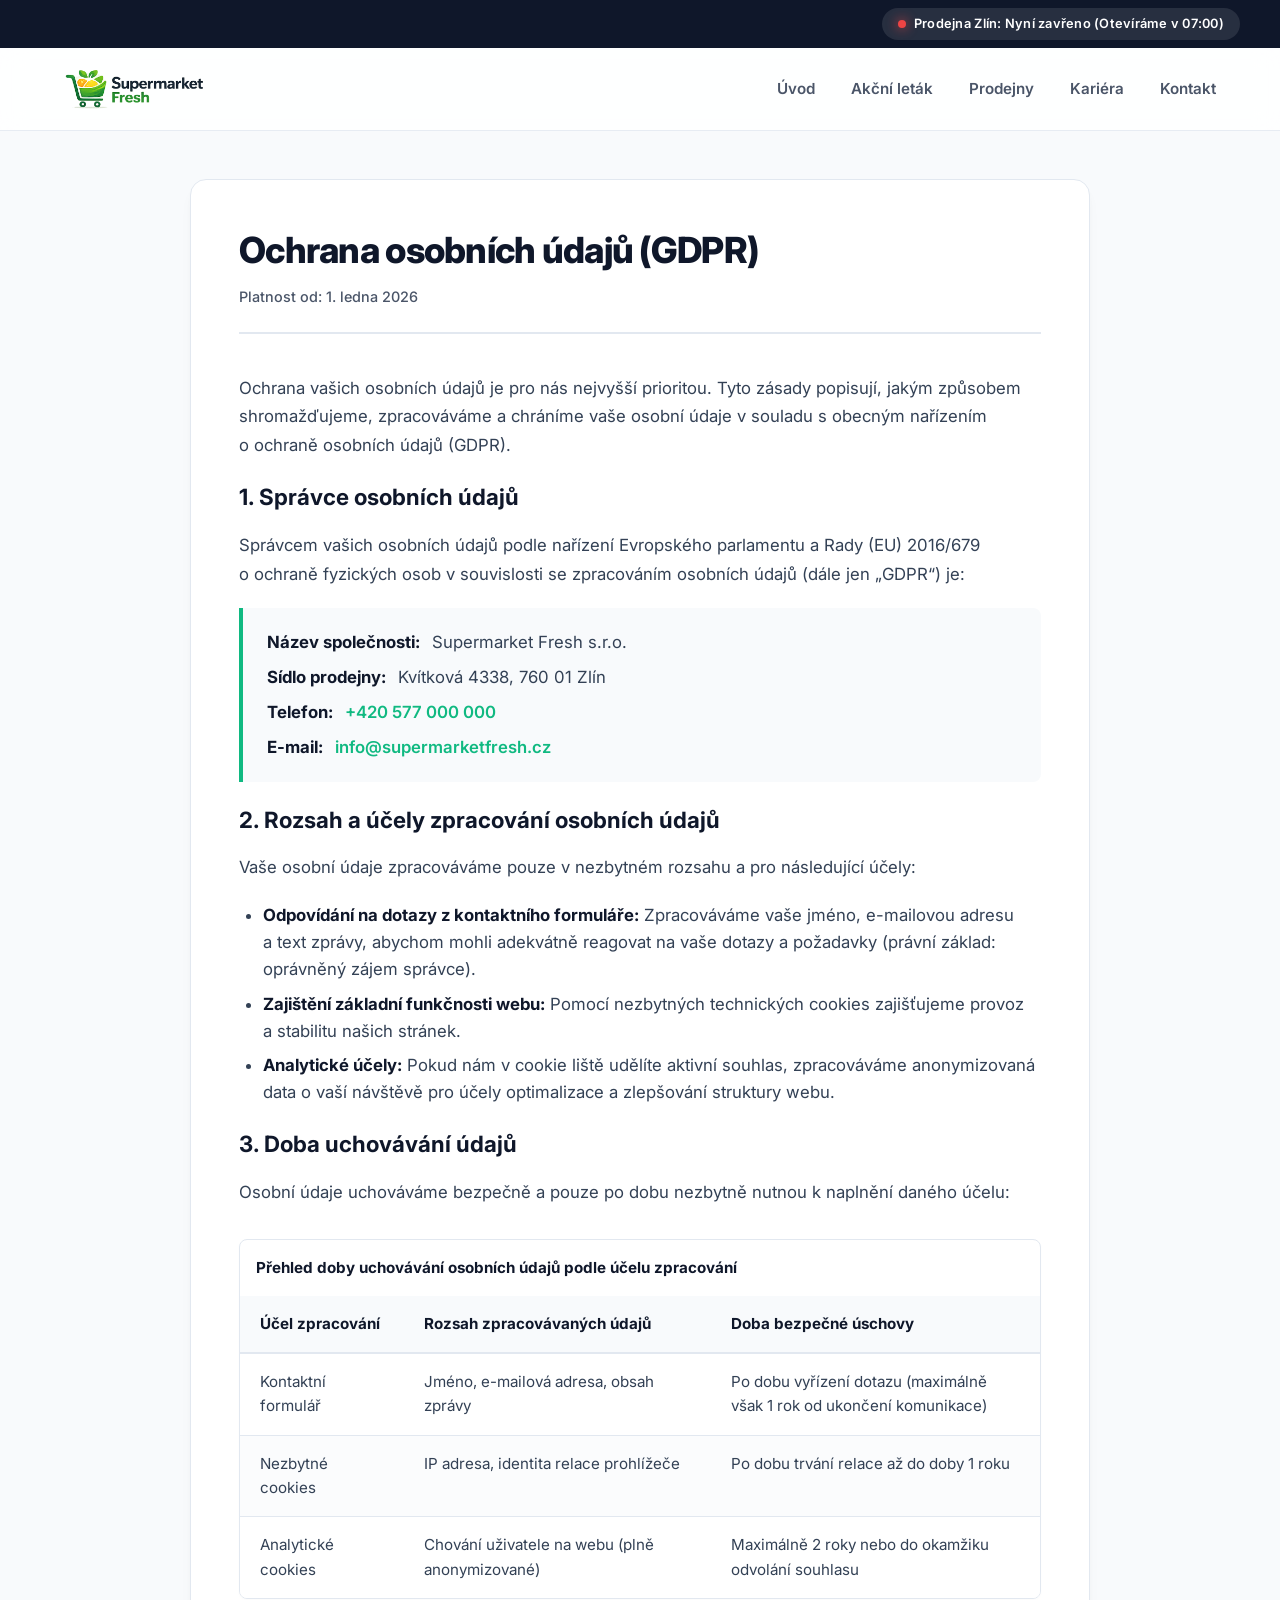
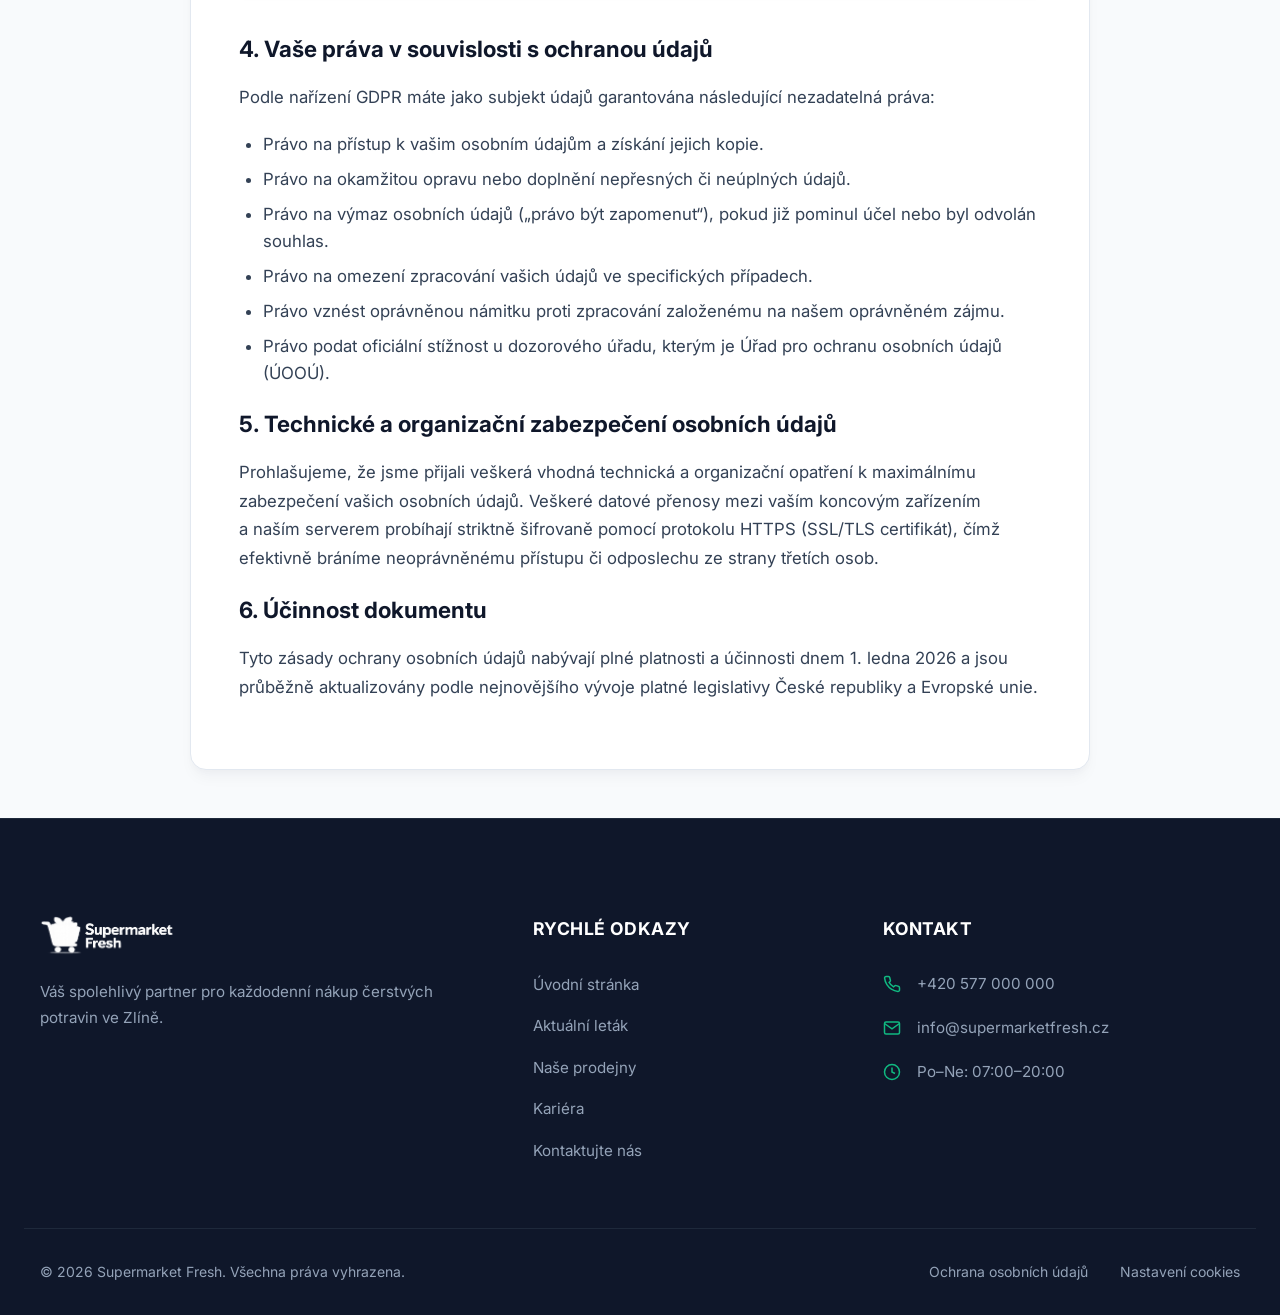
<file: ochrana-udaju.html>
<!DOCTYPE html>
<html lang="cs">
<head>
    <meta charset="UTF-8">
    <meta name="viewport" content="width=device-width, initial-scale=1.0">
    <title>Ochrana osobních údajů (GDPR) | Supermarket Fresh</title>
    <meta name="description" content="Zásady ochrany osobních údajů a zpracování GDPR v supermarketu Fresh. Informace o tom, jak chráníme vaše data a jaká jsou vaše práva.">
    <meta name="author" content="Supermarket Fresh">
    <meta name="robots" content="index, follow">
    <meta name="color-scheme" content="light">
    
    <link rel="canonical" href="https://mira407.github.io/supermarket-fresh/ochrana-udaju.html">

    <link rel="preconnect" href="https://fonts.googleapis.com">
    <link rel="preconnect" href="https://fonts.gstatic.com" crossorigin>
    <link rel="preload" as="style" href="https://fonts.googleapis.com/css2?family=Inter:wght@400;500;600;700;800&display=swap" crossorigin>
    <link href="https://fonts.googleapis.com/css2?family=Inter:wght@400;500;600;700;800&display=swap" rel="stylesheet" crossorigin>

    <link rel="preload" href="obrazky/logo.svg" as="image" type="image/svg+xml">
    <link rel="preload" href="zaverecna-prace-pernicka-style.css" as="style">
    <link rel="stylesheet" href="zaverecna-prace-pernicka-style.css">
    
    <link rel="icon" href="obrazky/favicon.svg" type="image/svg+xml">
    <link rel="manifest" href="site.webmanifest">

    <meta name="theme-color" content="#10b981" media="(prefers-color-scheme: light)">
    <meta name="theme-color" content="#0f172a" media="(prefers-color-scheme: dark)">

    <meta property="og:type" content="website">
    <meta property="og:site_name" content="Supermarket Fresh">
    <meta property="og:url" content="https://mira407.github.io/supermarket-fresh/ochrana-udaju.html">
    <meta property="og:title" content="Ochrana osobních údajů (GDPR) | Supermarket Fresh">
    <meta property="og:description" content="Zásady ochrany osobních údajů a zpracování GDPR v supermarketu Fresh. Informace o tom, jak chráníme vaše data a jaká jsou vaše práva.">

    <meta property="og:image" content="https://mira407.github.io/supermarket-fresh/obrazky/og-index.jpg">
    <meta property="og:image:alt" content="Supermarket Fresh – ochrana osobních údajů GDPR">
    <meta property="og:image:width" content="1200">
    <meta property="og:image:height" content="630">
    <meta property="og:locale" content="cs_CZ">

    <meta name="twitter:card" content="summary_large_image">
    <meta name="twitter:title" content="Ochrana osobních údajů (GDPR) | Supermarket Fresh">
    <meta name="twitter:description" content="Zásady ochrany osobních údajů a zpracování GDPR v supermarketu Fresh. Informace o tom, jak chráníme vaše data a jaká jsou vaše práva.">
    <meta name="twitter:image" content="https://mira407.github.io/supermarket-fresh/obrazky/og-index.jpg">

    <noscript>
        <style>
            .top-bar { display: none; }
            .main-nav { display: flex !important; opacity: 1 !important; visibility: visible !important; position: static !important; height: auto !important; }
            .menu-toggle { display: none !important; }
        </style>
    </noscript>

    <script type="application/ld+json">
    {
      "@context": "https://schema.org",
      "@type": "BreadcrumbList",
      "itemListElement": [
        { "@type": "ListItem", "position": 1, "name": "Úvod", "item": "https://mira407.github.io/supermarket-fresh/" },
        { "@type": "ListItem", "position": 2, "name": "Ochrana osobních údajů", "item": "https://mira407.github.io/supermarket-fresh/ochrana-udaju.html" }
      ]
    }
    </script>
</head>
<body>

    <a href="#main-content" class="skip-link">Přeskočit na hlavní obsah</a>

    <div class="top-bar">
        <div class="top-bar-container">
            <div class="header-status" role="status">
                <span class="status-indicator" id="status-dot" aria-hidden="true"></span>
                <span id="status-text" class="status-text">Prodejna Zlín: Zjišťuji otevírací dobu...</span>
            </div>
        </div>
    </div>
    
    <header class="main-header">
        <div class="header-container">
            <a href="index.html" class="logo-link" aria-label="Supermarket Fresh – přejít na úvod">
                <img src="obrazky/logo.svg" 
                    alt="" 
                    width="160" 
                    height="45" 
                    class="logo-img"
                    aria-hidden="true"
                    loading="eager">
            </a>
            
            <nav class="main-nav" id="main-nav" aria-label="Hlavní navigace webu">
                <ul class="nav-list">
                    <li class="nav-item"><a href="index.html" class="nav-link">Úvod</a></li>
                    <li class="nav-item"><a href="letak.html" class="nav-link">Akční leták</a></li>
                    <li class="nav-item"><a href="prodejny.html" class="nav-link">Prodejny</a></li>
                    <li class="nav-item"><a href="kariera.html" class="nav-link">Kariéra</a></li>
                    <li class="nav-item"><a href="kontakt.html" class="nav-link">Kontakt</a></li>
                </ul>
            </nav>
            
            <button type="button" class="menu-toggle" aria-expanded="false" aria-controls="main-nav" aria-label="Otevřít hlavní menu">
                <span class="hamburger-bar"></span>
                <span class="hamburger-bar"></span>
                <span class="hamburger-bar"></span>
            </button>
        </div>
    </header>

    <main id="main-content" tabindex="-1" class="legal-page">
        <div class="legal-container">
            <div class="legal-header">
                <h1>Ochrana osobních údajů (GDPR)</h1>
                <p class="legal-date">Platnost od: 1.&nbsp;ledna&nbsp;2026</p>
            </div>
            
            <div class="legal-content">
                <div class="legal-section">
                    <p>Ochrana vašich osobních údajů je pro nás nejvyšší prioritou. Tyto zásady popisují, jakým způsobem shromažďujeme, zpracováváme a&nbsp;chráníme vaše osobní údaje v&nbsp;souladu s&nbsp;obecným nařízením o&nbsp;ochraně osobních údajů (GDPR).</p>

                    <h2>1. Správce osobních údajů</h2>
                    <p>Správcem vašich osobních údajů podle nařízení Evropského parlamentu a&nbsp;Rady (EU) 2016/679 o&nbsp;ochraně fyzických osob v&nbsp;souvislosti se zpracováním osobních údajů (dále jen „GDPR“) je:</p>
                    <address class="legal-address">
                        <p class="contact-item"><strong>Název společnosti:</strong> Supermarket Fresh s.r.o.</p>
                        <p class="contact-item"><strong>Sídlo prodejny:</strong> Kvítková 4338, 760 01 Zlín</p>
                        <p class="contact-item"><strong>Telefon:</strong> <a href="tel:+420577000000">+420 577 000 000</a></p>
                        <p class="contact-item"><strong>E-mail:</strong> <a href="mailto:info@supermarketfresh.cz">info@supermarketfresh.cz</a></p>
                    </address>

                    <h2>2. Rozsah a&nbsp;účely zpracování osobních údajů</h2>
                    <p>Vaše osobní údaje zpracováváme pouze v&nbsp;nezbytném rozsahu a&nbsp;pro následující účely:</p>
                    <ul>
                        <li><strong>Odpovídání na dotazy z&nbsp;kontaktního formuláře:</strong> Zpracováváme vaše jméno, e-mailovou adresu a&nbsp;text zprávy, abychom mohli adekvátně reagovat na vaše dotazy a&nbsp;požadavky (právní základ: oprávněný zájem správce).</li>
                        <li><strong>Zajištění základní funkčnosti webu:</strong> Pomocí nezbytných technických cookies zajišťujeme provoz a&nbsp;stabilitu našich stránek.</li>
                        <li><strong>Analytické účely:</strong> Pokud nám v&nbsp;cookie liště udělíte aktivní souhlas, zpracováváme anonymizovaná data o&nbsp;vaší návštěvě pro účely optimalizace a&nbsp;zlepšování struktury webu.</li>
                    </ul>

                    <h2>3. Doba uchovávání údajů</h2>
                    <p>Osobní údaje uchováváme bezpečně a&nbsp;pouze po dobu nezbytně nutnou k&nbsp;naplnění daného účelu:</p>
                    <div class="table-responsive">
                        <table class="legal-table">
                            <caption>Přehled doby uchovávání osobních údajů podle účelu zpracování</caption>
                            <thead>
                                <tr>
                                    <th>Účel zpracování</th>
                                    <th>Rozsah zpracovávaných údajů</th>
                                    <th>Doba bezpečné úschovy</th>
                                </tr>
                            </thead>
                            <tbody>
                                <tr>
                                    <td data-label="Účel zpracování">Kontaktní formulář</td>
                                    <td data-label="Rozsah údajů">Jméno, e-mailová adresa, obsah zprávy</td>
                                    <td data-label="Doba úschovy">Po dobu vyřízení dotazu (maximálně však 1&nbsp;rok od ukončení komunikace)</td>
                                </tr>
                                <tr>
                                    <td data-label="Účel zpracování">Nezbytné cookies</td>
                                    <td data-label="Rozsah údajů">IP adresa, identita relace prohlížeče</td>
                                    <td data-label="Doba úschovy">Po dobu trvání relace až do doby 1&nbsp;roku</td>
                                </tr>
                                <tr>
                                    <td data-label="Účel zpracování">Analytické cookies</td>
                                    <td data-label="Rozsah údajů">Chování uživatele na webu (plně anonymizované)</td>
                                    <td data-label="Doba úschovy">Maximálně 2&nbsp;roky nebo do okamžiku odvolání souhlasu</td>
                                </tr>
                            </tbody>
                        </table>
                    </div>

                    <h2>4. Vaše práva v&nbsp;souvislosti s&nbsp;ochranou údajů</h2>
                    <p>Podle nařízení GDPR máte jako subjekt údajů garantována následující nezadatelná práva:</p>
                    <ul>
                        <li>Právo na přístup k&nbsp;vašim osobním údajům a&nbsp;získání jejich kopie.</li>
                        <li>Právo na okamžitou opravu nebo doplnění nepřesných či neúplných údajů.</li>
                        <li>Právo na výmaz osobních údajů („právo být zapomenut“), pokud již pominul účel nebo byl odvolán souhlas.</li>
                        <li>Právo na omezení zpracování vašich údajů ve specifických případech.</li>
                        <li>Právo vznést oprávněnou námitku proti zpracování založenému na našem oprávněném zájmu.</li>
                        <li>Právo podat oficiální stížnost u&nbsp;dozorového úřadu, kterým je Úřad pro ochranu osobních údajů (ÚOOÚ).</li>
                    </ul>

                    <h2>5. Technické a&nbsp;organizační zabezpečení osobních údajů</h2>
                    <p>Prohlašujeme, že jsme přijali veškerá vhodná technická a&nbsp;organizační opatření k&nbsp;maximálnímu zabezpečení vašich osobních údajů. Veškeré datové přenosy mezi vaším koncovým zařízením a&nbsp;naším serverem probíhají striktně šifrovaně pomocí protokolu HTTPS (SSL/TLS certifikát), čímž efektivně bráníme neoprávněnému přístupu či odposlechu ze strany třetích osob.</p>

                    <h2>6. Účinnost dokumentu</h2>
                    <p>Tyto zásady ochrany osobních údajů nabývají plné platnosti a&nbsp;účinnosti dnem 1.&nbsp;ledna&nbsp;2026 a&nbsp;jsou průběžně aktualizovány podle nejnovějšího vývoje platné legislativy České republiky a&nbsp;Evropské unie.</p>
                </div>
            </div>
        </div>
    </main>

    <footer class="main-footer">
        <div class="footer-container">
            <div class="footer-brand">
                <a href="index.html" class="footer-logo-link" aria-label="Supermarket Fresh – přejít na úvodní stránku">
                    <img src="obrazky/logo.svg" 
                        alt="" 
                        class="footer-logo-img logo-white" loading="lazy" 
                        width="135" 
                        height="38" 
                        aria-hidden="true"
                        decoding="async">
                </a>
                <p class="footer-brand-text">Váš spolehlivý partner pro každodenní nákup čerstvých potravin ve Zlíně.</p>
            </div>
            
            <div class="footer-links-group">
                <h3 class="footer-title">Rychlé odkazy</h3>
                <ul class="footer-links">
                    <li><a href="index.html">Úvodní stránka</a></li>
                    <li><a href="letak.html">Aktuální leták</a></li>
                    <li><a href="prodejny.html">Naše prodejny</a></li>
                    <li><a href="kariera.html">Kariéra</a></li>
                    <li><a href="kontakt.html">Kontaktujte nás</a></li>
                </ul>
            </div>
            
            <div class="footer-contact">
                <h3 class="footer-title">Kontakt</h3>
                <address class="contact-address">
                    <div class="contact-item">
                        <svg width="18" height="18" viewBox="0 0 24 24" fill="none" stroke="currentColor" stroke-width="2" aria-hidden="true"><path d="M22 16.92v3a2 2 0 0 1-2.18 2 19.79 19.79 0 0 1-8.63-3.07 19.5 19.5 0 0 1-6-6 19.79 19.79 0 0 1-3.07-8.67A2 2 0 0 1 4.11 2h3a2 2 0 0 1 2 1.72 12.84 12.84 0 0 0 .7 2.81 2 2 0 0 1-.45 2.11L8.09 9.91a16 16 0 0 0 6 6l1.27-1.27a2 2 0 0 1 2.11-.45 12.84 12.84 0 0 0 2.81.7A2 2 0 0 1 22 16.92z"/></svg>
                        <a href="tel:+420577000000" aria-label="Telefon: +420 577 000 000">+420 577 000 000</a>
                    </div>
                    <div class="contact-item">
                        <svg width="18" height="18" viewBox="0 0 24 24" fill="none" stroke="currentColor" stroke-width="2" aria-hidden="true"><path d="M4 4h16c1.1 0 2 .9 2 2v12c0 1.1-.9 2-2 2H4c-1.1 0-2-.9-2-2V6c0-1.1.9-2 2-2z"/><polyline points="22,6 12,13 2,6"/></svg>
                        <a href="mailto:info@supermarketfresh.cz" aria-label="E-mail: info@supermarketfresh.cz">info@supermarketfresh.cz</a>
                    </div>
                    <div class="contact-item contact-item--hours" role="group" aria-label="Otevírací doba">
                        <svg width="18" height="18" viewBox="0 0 24 24" fill="none" stroke="currentColor" stroke-width="2" aria-hidden="true"><circle cx="12" cy="12" r="10"/><polyline points="12 6 12 12 16 14"/></svg>
                        <span id="footer-hours">Po–Ne: <time datetime="07:00">07:00</time>–<time datetime="20:00">20:00</time></span>
                    </div>
                </address>
            </div>
        </div>

        <div class="footer-bottom">
            <div class="footer-bottom-container">
                <p class="copyright">&copy; 2026 Supermarket Fresh. Všechna práva vyhrazena.</p>
                <ul class="footer-legal-links">
                    <li><a href="ochrana-udaju.html" aria-current="page">Ochrana osobních údajů</a></li>
                    <li><a href="cookies.html">Nastavení cookies</a></li>
                </ul>
            </div>
        </div>
    </footer>

    <button id="scrollToTop" class="scroll-to-top" aria-label="Přejít na začátek stránky" type="button">
        <svg width="20" height="20" viewBox="0 0 24 24" fill="none" stroke="currentColor" stroke-width="2.5" aria-hidden="true">
            <polyline points="18 15 12 9 6 15"></polyline>
        </svg>
    </button>

    <script src="zaverecna-prace-pernicka-script.js" defer></script>
</body>
</html>
</file>
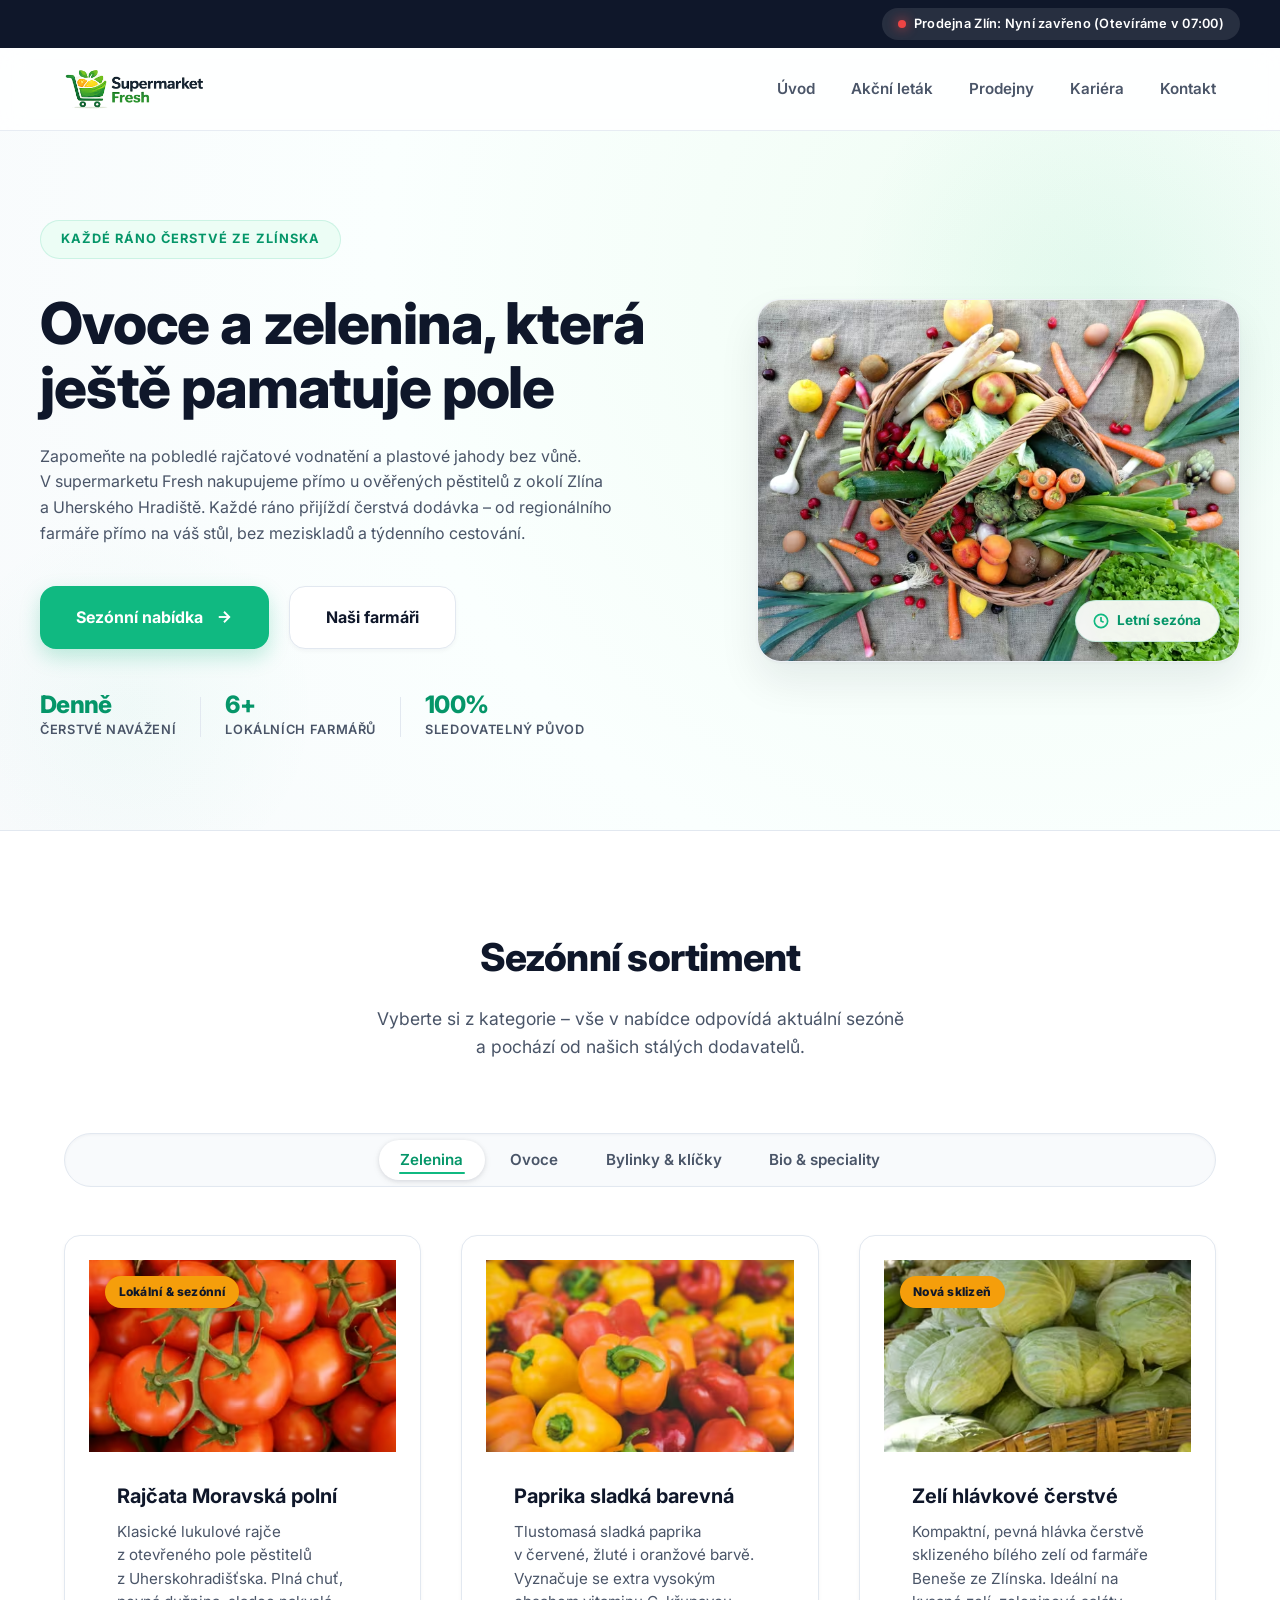
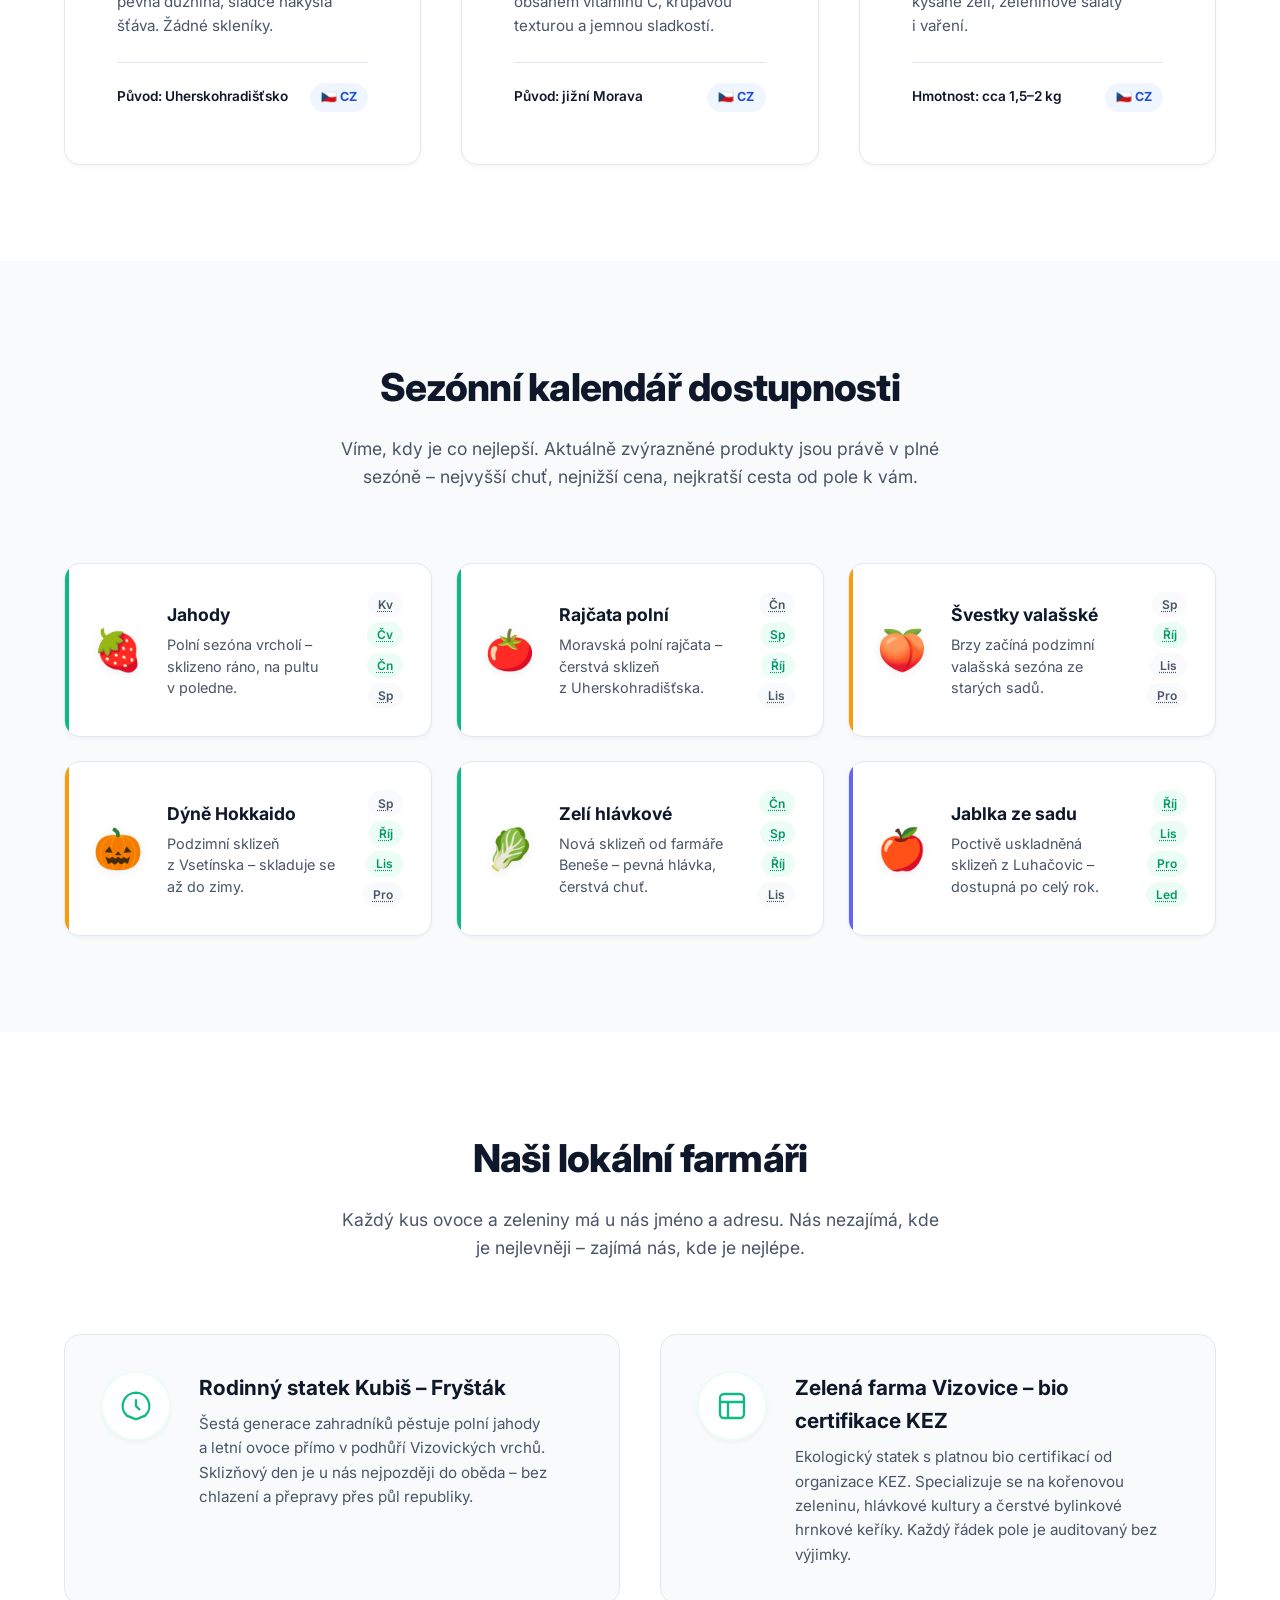
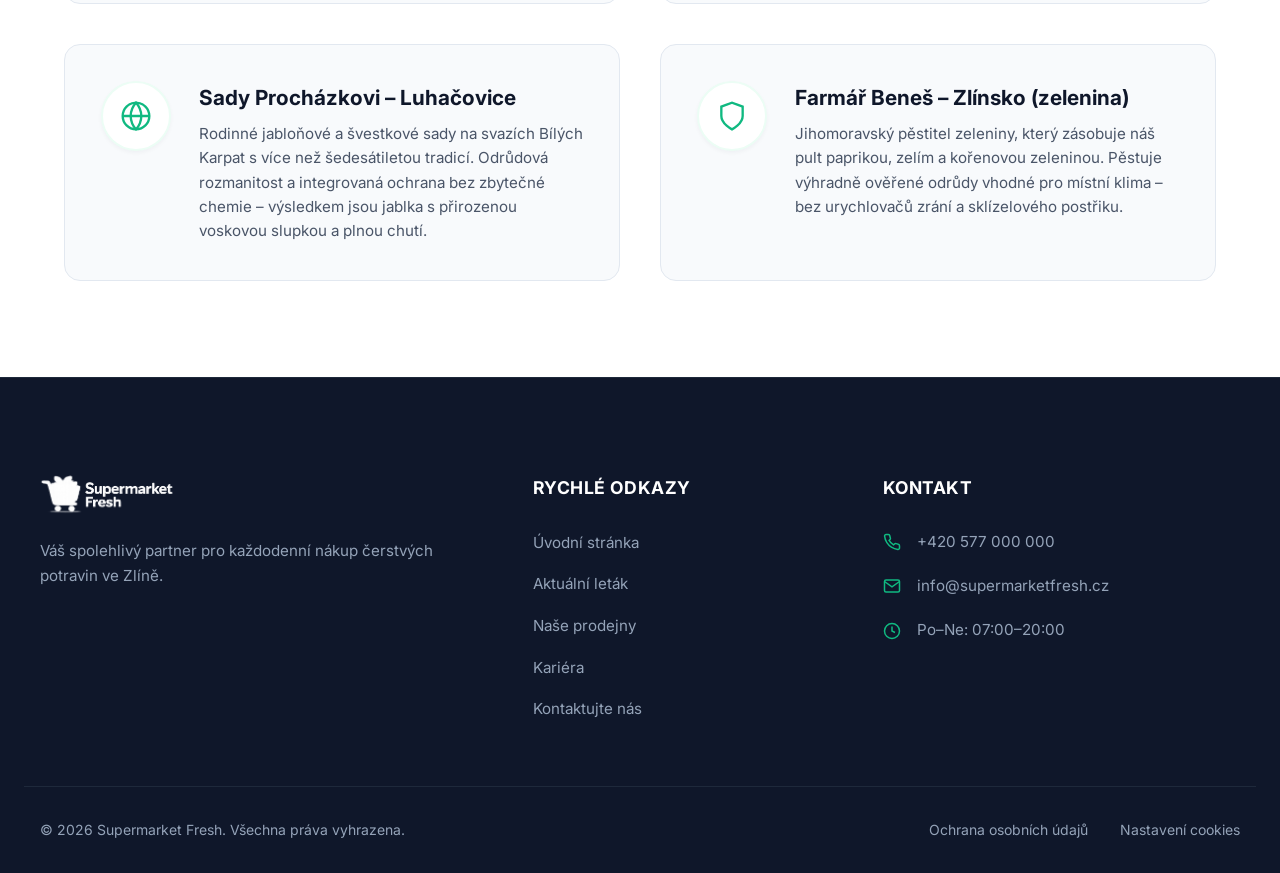
<file: ovoce-zelenina.html>
<!DOCTYPE html>
<html lang="cs">
<head>
    <meta charset="UTF-8">
    <meta name="viewport" content="width=device-width, initial-scale=1.0">
    <title>Čerstvé ovoce a zelenina od farmářů | Supermarket Fresh</title>
    <meta name="description" content="Každé ráno navážíme čerstvé ovoce a zeleninu prioritně od českých farmářů ze Zlínska. Žádné větrané sklady – jen sezónní produkty plné chuti přímo z pole na váš stůl.">
    <meta name="author" content="Supermarket Fresh">
    <meta name="robots" content="index, follow">
    <meta name="color-scheme" content="light">

    <link rel="canonical" href="https://mira407.github.io/supermarket-fresh/ovoce-zelenina.html">

    <link rel="preconnect" href="https://fonts.googleapis.com">
    <link rel="preconnect" href="https://fonts.gstatic.com" crossorigin>
    <link rel="preload" as="style" href="https://fonts.googleapis.com/css2?family=Inter:wght@400;500;600;700;800&display=swap" crossorigin>
    <link href="https://fonts.googleapis.com/css2?family=Inter:wght@400;500;600;700;800&display=swap" rel="stylesheet" crossorigin>

    <link rel="preload" href="obrazky/logo.svg" as="image" type="image/svg+xml">
    <link rel="preload" href="zaverecna-prace-pernicka-style.css" as="style">
    <link rel="stylesheet" href="zaverecna-prace-pernicka-style.css">

    <!-- Preload hero obrázku: AVIF pro moderní prohlížeče, WebP jako fallback pro Safari. -->
    <link rel="preload" as="image"
          href="obrazky/ovoce-zelenina/hero-produce-540.avif"
          imagesrcset="obrazky/ovoce-zelenina/hero-produce-540.avif 540w, obrazky/ovoce-zelenina/hero-produce-1080.avif 1080w"
          imagesizes="(max-width: 600px) 100vw, (max-width: 1150px) 50vw, 540px"
          type="image/avif">
    <link rel="preload" as="image"
          href="obrazky/ovoce-zelenina/hero-produce-540.webp"
          imagesrcset="obrazky/ovoce-zelenina/hero-produce-540.webp 540w, obrazky/ovoce-zelenina/hero-produce-1080.webp 1080w"
          imagesizes="(max-width: 600px) 100vw, (max-width: 1150px) 50vw, 540px"
          type="image/webp">

    <link rel="icon" href="obrazky/favicon.svg" type="image/svg+xml">
    <link rel="manifest" href="site.webmanifest">

    <meta name="theme-color" content="#10b981" media="(prefers-color-scheme: light)">
    <meta name="theme-color" content="#0f172a" media="(prefers-color-scheme: dark)">

    <meta property="og:type" content="website">
    <meta property="og:site_name" content="Supermarket Fresh">
    <meta property="og:url" content="https://mira407.github.io/supermarket-fresh/ovoce-zelenina.html">
    <meta property="og:title" content="Čerstvé ovoce a zelenina od farmářů | Supermarket Fresh">
    <meta property="og:description" content="Každé ráno navážíme čerstvé sezónní ovoce a zeleninu od lokálních pěstitelů ze Zlínska. Chutná lépe, vydrží déle.">
    <meta property="og:image" content="https://mira407.github.io/supermarket-fresh/obrazky/og-index.jpg">
    <meta property="og:image:alt" content="Supermarket Fresh – čerstvé ovoce a zelenina ze Zlínska">
    <meta property="og:image:width" content="1200">
    <meta property="og:image:height" content="630">
    <meta property="og:locale" content="cs_CZ">

    <meta name="twitter:card" content="summary_large_image">
    <meta name="twitter:title" content="Čerstvé ovoce a zelenina od farmářů | Supermarket Fresh">
    <meta name="twitter:description" content="Každé ráno navážíme čerstvé sezónní ovoce a zeleninu od lokálních pěstitelů ze Zlínska. Chutná lépe, vydrží déle.">
    <meta name="twitter:image" content="https://mira407.github.io/supermarket-fresh/obrazky/og-index.jpg">

    <script type="application/ld+json">
    {
      "@context": "https://schema.org",
      "@type": "ItemList",
      "@id": "https://mira407.github.io/supermarket-fresh/ovoce-zelenina.html#nabidka",
      "name": "Ovoce a zelenina – Supermarket Fresh",
      "description": "Čerstvé sezónní ovoce a zelenina od lokálních farmářů ze Zlínska.",
      "url": "https://mira407.github.io/supermarket-fresh/ovoce-zelenina.html"
    }
    </script>

    <noscript>
        <style>
            .top-bar { display: none; }
            .main-nav { display: flex !important; opacity: 1 !important; visibility: visible !important; position: static !important; height: auto !important; }
            .menu-toggle { display: none !important; }
        </style>
    </noscript>

    <script type="application/ld+json">
    {
      "@context": "https://schema.org",
      "@type": "BreadcrumbList",
      "itemListElement": [
        { "@type": "ListItem", "position": 1, "name": "Úvod", "item": "https://mira407.github.io/supermarket-fresh/" },
        { "@type": "ListItem", "position": 2, "name": "Ovoce a zelenina", "item": "https://mira407.github.io/supermarket-fresh/ovoce-zelenina.html" }
      ]
    }
    </script>
</head>
<body>

    <a href="#main-content" class="skip-link">Přeskočit na hlavní obsah</a>

    <div class="top-bar">
        <div class="top-bar-container">
            <div class="header-status" role="status">
                <span class="status-indicator" id="status-dot" aria-hidden="true"></span>
                <span id="status-text" class="status-text">Prodejna Zlín: Zjišťuji otevírací dobu...</span>
            </div>
        </div>
    </div>

    <header class="main-header">
        <div class="header-container">
            <a href="index.html" class="logo-link" aria-label="Supermarket Fresh – přejít na úvod">
                <img src="obrazky/logo.svg" alt="" aria-hidden="true" width="160" height="45" class="logo-img" loading="eager">
            </a>

            <nav class="main-nav" id="main-nav" aria-label="Hlavní navigace webu">
                <ul class="nav-list">
                    <li class="nav-item"><a href="index.html" class="nav-link">Úvod</a></li>
                    <li class="nav-item"><a href="letak.html" class="nav-link">Akční leták</a></li>
                    <li class="nav-item"><a href="prodejny.html" class="nav-link" aria-current="page">Prodejny</a></li>
                    <li class="nav-item"><a href="kariera.html" class="nav-link">Kariéra</a></li>
                    <li class="nav-item"><a href="kontakt.html" class="nav-link">Kontakt</a></li>
                </ul>
            </nav>

            <button type="button" class="menu-toggle" aria-expanded="false" aria-controls="main-nav" aria-label="Otevřít hlavní menu">
                <span class="hamburger-bar"></span>
                <span class="hamburger-bar"></span>
                <span class="hamburger-bar"></span>
            </button>
        </div>
    </header>

    <main id="main-content" tabindex="-1">

        <!-- HERO SEKCE -->
        <section class="produce-hero" aria-labelledby="produce-hero-heading">
            <div class="hero-container">
                <div class="hero-content">
                    <span class="hero-badge">Každé ráno čerstvé ze Zlínska</span>
                    <h1 id="produce-hero-heading" class="hero-title">Ovoce a&nbsp;zelenina, která ještě pamatuje pole</h1>
                    <p class="hero-description">
                        Zapomeňte na pobledlé rajčatové vodnatění a&nbsp;plastové jahody bez vůně. V&nbsp;supermarketu Fresh nakupujeme přímo u&nbsp;ověřených pěstitelů z&nbsp;okolí Zlína a&nbsp;Uherského Hradiště. Každé ráno přijíždí čerstvá dodávka – od regionálního farmáře přímo na váš stůl, bez meziskladů a&nbsp;týdenního cestování.
                    </p>
                    <div class="hero-actions">
                        <a href="#nabidka" class="btn btn-primary">
                            <span>Sezónní nabídka</span>
                            <svg class="btn-icon" width="18" height="18" viewBox="0 0 24 24" fill="none" stroke="currentColor" stroke-width="2.5" aria-hidden="true">
                                <line x1="5" y1="12" x2="19" y2="12"></line>
                                <polyline points="12 5 19 12 12 19"></polyline>
                            </svg>
                        </a>
                        <a href="#dodavatele" class="btn btn-secondary">Naši farmáři</a>
                    </div>

                    <!-- Statistiky důvěry -->
                    <div class="produce-stats" role="group" aria-label="Klíčová čísla o naší zelenině">
                        <div class="produce-stat">
                            <strong class="produce-stat-value">Denně</strong>
                            <span class="produce-stat-label">čerstvé navážení</span>
                        </div>
                        <div class="produce-stat-divider" aria-hidden="true"></div>
                        <div class="produce-stat">
                            <strong class="produce-stat-value">6+</strong>
                            <span class="produce-stat-label">lokálních farmářů</span>
                        </div>
                        <div class="produce-stat-divider" aria-hidden="true"></div>
                        <div class="produce-stat">
                            <strong class="produce-stat-value">100%</strong>
                            <span class="produce-stat-label">sledovatelný původ</span>
                        </div>
                    </div>
                </div>

                <div class="hero-image-column">
                    <picture class="produce-hero-img-wrapper">
                        <source type="image/avif"
                                srcset="obrazky/ovoce-zelenina/hero-produce-540.avif 540w,
                                        obrazky/ovoce-zelenina/hero-produce-1080.avif 1080w"
                                sizes="(max-width: 600px) 100vw, (max-width: 1150px) 50vw, 540px">
                        <source type="image/webp"
                                srcset="obrazky/ovoce-zelenina/hero-produce-540.webp 540w,
                                        obrazky/ovoce-zelenina/hero-produce-1080.webp 1080w"
                                sizes="(max-width: 600px) 100vw, (max-width: 1150px) 50vw, 540px">
                        <img src="obrazky/ovoce-zelenina/hero-produce-1080.jpg"
                            alt="Košík plný čerstvého ovoce a zeleniny od lokálních farmářů"
                            class="hero-img produce-hero-img"
                            width="540"
                            height="405"
                            loading="eager"
                            fetchpriority="high"
                            decoding="sync">
                    </picture>

                    <!-- Sezónní etiketa plovoucí přes obrázek -->
                    <div class="produce-season-badge" role="group" aria-label="Aktuální sezóna">
                        <svg width="16" height="16" viewBox="0 0 24 24" fill="none" stroke="currentColor" stroke-width="2.5" aria-hidden="true">
                            <path d="M12 2a10 10 0 0 1 10 10c0 5.52-4.48 10-10 10S2 17.52 2 12 6.48 2 12 2z"/>
                            <path d="M12 6v6l4 2"/>
                        </svg>
                        <span>Letní sezóna</span>
                    </div>
                </div>
            </div>
        </section>

        <!-- SORTIMENT – TABY -->
        <section class="departments-section" id="nabidka" aria-labelledby="offer-heading">
            <div class="section-container">
                <div class="section-header">
                    <h2 id="offer-heading" class="section-title">Sezónní sortiment</h2>
                    <p class="section-subtitle">Vyberte si z&nbsp;kategorie – vše v&nbsp;nabídce odpovídá aktuální sezóně a&nbsp;pochází od našich stálých dodavatelů.</p>
                </div>

                <div class="tabs-wrapper" id="tabs-wrapper-produce">
                    <div role="tablist" class="tablist" id="produce-tablist" aria-label="Kategorie sortimentu ovoce a zeleniny">
                        <button role="tab" aria-selected="true"  aria-controls="panel-zelenina" id="tab-zelenina" class="tab-btn">Zelenina</button>
                        <button role="tab" aria-selected="false" aria-controls="panel-ovoce"    id="tab-ovoce"    class="tab-btn" tabindex="-1">Ovoce</button>
                        <button role="tab" aria-selected="false" aria-controls="panel-bylinky"  id="tab-bylinky"  class="tab-btn" tabindex="-1">Bylinky &amp; klíčky</button>
                        <button role="tab" aria-selected="false" aria-controls="panel-bio"      id="tab-bio"      class="tab-btn" tabindex="-1">Bio &amp; speciality</button>
                    </div>
                </div>

                <!-- ZELENINA -->
                <div role="tabpanel" id="panel-zelenina" aria-labelledby="tab-zelenina" class="tabpanel is-active" tabindex="0">
                    <div class="products-grid">

                        <article class="product-card">
                            <div class="product-img-wrapper">
                                <span class="product-badge">Lokální &amp; sezónní</span>
                                <picture>
                                    <source srcset="obrazky/ovoce-zelenina/rajce-320.avif 1x, obrazky/ovoce-zelenina/rajce-640.avif 2x" type="image/avif">
                                    <source srcset="obrazky/ovoce-zelenina/rajce-320.webp 1x, obrazky/ovoce-zelenina/rajce-640.webp 2x" type="image/webp">
                                    <img src="obrazky/ovoce-zelenina/rajce-320.jpg" alt="Čerstvá červená rajčata" class="product-card-img" loading="lazy" decoding="async" width="320" height="200">
                                </picture>
                            </div>
                            <div class="product-card-content">
                                <h3 class="product-card-title">Rajčata Moravská polní</h3>
                                <p class="product-card-desc">Klasické lukulové rajče z&nbsp;otevřeného pole pěstitelů z&nbsp;Uherskohradišťska. Plná chuť, pevná dužnina, sladce nakyslá šťáva. Žádné skleníky.</p>
                                <div class="product-card-meta">
                                    <span>Původ: Uherskohradišťsko</span>
                                    <span class="produce-origin-badge produce-origin-cz" role="img" aria-label="Produkt z České republiky">🇨🇿 CZ</span>
                                </div>
                            </div>
                        </article>

                        <article class="product-card">
                            <div class="product-img-wrapper">
                                <picture>
                                    <source srcset="obrazky/ovoce-zelenina/paprika-320.avif 1x, obrazky/ovoce-zelenina/paprika-640.avif 2x" type="image/avif">
                                    <source srcset="obrazky/ovoce-zelenina/paprika-320.webp 1x, obrazky/ovoce-zelenina/paprika-640.webp 2x" type="image/webp">
                                    <img src="obrazky/ovoce-zelenina/paprika-320.jpg" alt="Červená a žlutá paprika" class="product-card-img" loading="lazy" decoding="async" width="320" height="200">
                                </picture>
                            </div>
                            <div class="product-card-content">
                                <h3 class="product-card-title">Paprika sladká barevná</h3>
                                <p class="product-card-desc">Tlustomasá sladká paprika v&nbsp;červené, žluté i&nbsp;oranžové barvě. Vyznačuje se extra vysokým obsahem vitaminu C, křupavou texturou a&nbsp;jemnou sladkostí.</p>
                                <div class="product-card-meta">
                                    <span>Původ: jižní Morava</span>
                                    <span class="produce-origin-badge produce-origin-cz" role="img" aria-label="Produkt z České republiky">🇨🇿 CZ</span>
                                </div>
                            </div>
                        </article>

                        <article class="product-card">
                            <div class="product-img-wrapper">
                                <span class="product-badge">Nová sklizeň</span>
                                <picture>
                                    <source srcset="obrazky/ovoce-zelenina/zeli-320.avif 1x, obrazky/ovoce-zelenina/zeli-640.avif 2x" type="image/avif">
                                    <source srcset="obrazky/ovoce-zelenina/zeli-320.webp 1x, obrazky/ovoce-zelenina/zeli-640.webp 2x" type="image/webp">
                                    <img src="obrazky/ovoce-zelenina/zeli-320.jpg" alt="Zelená hlávka čerstvého zelí" class="product-card-img" loading="lazy" decoding="async" width="320" height="200">
                                </picture>
                            </div>
                            <div class="product-card-content">
                                <h3 class="product-card-title">Zelí hlávkové čerstvé</h3>
                                <p class="product-card-desc">Kompaktní, pevná hlávka čerstvě sklizeného bílého zelí od farmáře Beneše ze Zlínska. Ideální na kysané zelí, zeleninové saláty i&nbsp;vaření.</p>
                                <div class="product-card-meta">
                                    <span>Hmotnost: cca 1,5–2&nbsp;kg</span>
                                    <span class="produce-origin-badge produce-origin-cz" role="img" aria-label="Produkt z České republiky">🇨🇿 CZ</span>
                                </div>
                            </div>
                        </article>

                    </div>
                </div>

                <!-- OVOCE -->
                <div role="tabpanel" id="panel-ovoce" aria-labelledby="tab-ovoce" class="tabpanel" tabindex="0">
                    <div class="products-grid">

                        <article class="product-card">
                            <div class="product-img-wrapper">
                                <span class="product-badge">Sezóna vrcholí</span>
                                <picture>
                                    <source srcset="obrazky/ovoce-zelenina/jahody-320.avif 1x, obrazky/ovoce-zelenina/jahody-640.avif 2x" type="image/avif">
                                    <source srcset="obrazky/ovoce-zelenina/jahody-320.webp 1x, obrazky/ovoce-zelenina/jahody-640.webp 2x" type="image/webp">
                                    <img src="obrazky/ovoce-zelenina/jahody-320.jpg" alt="Miska plná čerstvých červených jahod" class="product-card-img" loading="lazy" decoding="async" width="320" height="200">
                                </picture>
                            </div>
                            <div class="product-card-content">
                                <h3 class="product-card-title">Jahody polní Zlínsko</h3>
                                <p class="product-card-desc">Vonné polní jahody odrůdy Honeoye a&nbsp;Elsanta od zahrádkáře Kubiše z&nbsp;Fryštáku. Sklízeny ráno, v&nbsp;poledne jsou u&nbsp;nás na pultu. Pravá vůně dětství.</p>
                                <div class="product-card-meta">
                                    <span>Balení: 500&nbsp;g miška</span>
                                    <span class="produce-origin-badge produce-origin-cz" role="img" aria-label="Produkt z České republiky">🇨🇿 CZ</span>
                                </div>
                            </div>
                        </article>

                        <article class="product-card">
                            <div class="product-img-wrapper">
                                <picture>
                                    <source srcset="obrazky/ovoce-zelenina/svestky-320.avif 1x, obrazky/ovoce-zelenina/svestky-640.avif 2x" type="image/avif">
                                    <source srcset="obrazky/ovoce-zelenina/svestky-320.webp 1x, obrazky/ovoce-zelenina/svestky-640.webp 2x" type="image/webp">
                                    <img src="obrazky/ovoce-zelenina/svestky-320.jpg" alt="Modré švestky v košíku" class="product-card-img" loading="lazy" decoding="async" width="320" height="200">
                                </picture>
                            </div>
                            <div class="product-card-content">
                                <h3 class="product-card-title">Švestky valašské modré</h3>
                                <p class="product-card-desc">Tradiční modrá švestka z&nbsp;valašských sadů. Sladká, aromatická, s&nbsp;oddělující se peckou. Ideální čerstvá i&nbsp;na povidla, sušení nebo švestkový koláč.</p>
                                <div class="product-card-meta">
                                    <span>Balení: 1&nbsp;kg sáček</span>
                                    <span class="produce-origin-badge produce-origin-cz" role="img" aria-label="Produkt z České republiky">🇨🇿 CZ</span>
                                </div>
                            </div>
                        </article>

                        <article class="product-card">
                            <div class="product-img-wrapper">
                                <picture>
                                    <source srcset="obrazky/ovoce-zelenina/jablka-320.avif 1x, obrazky/ovoce-zelenina/jablka-640.avif 2x" type="image/avif">
                                    <source srcset="obrazky/ovoce-zelenina/jablka-320.webp 1x, obrazky/ovoce-zelenina/jablka-640.webp 2x" type="image/webp">
                                    <img src="obrazky/ovoce-zelenina/jablka-320.jpg" alt="Červená a zelená jablka ze sadu" class="product-card-img" loading="lazy" decoding="async" width="320" height="200">
                                </picture>
                            </div>
                            <div class="product-card-content">
                                <h3 class="product-card-title">Jablka z&nbsp;Luhačovického sadu</h3>
                                <p class="product-card-desc">Odrůdy Jonagold, Topaz a&nbsp;Golden ze starých sadů rodiny Procházkovy z&nbsp;Luhačovic. Jablka z&nbsp;integrované produkce – bez zbytečné chemie, s&nbsp;přirozenou voskovou slupkou.</p>
                                <div class="product-card-meta">
                                    <span>Balení: volný výběr / kg</span>
                                    <span class="produce-origin-badge produce-origin-cz" role="img" aria-label="Produkt z České republiky">🇨🇿 CZ</span>
                                </div>
                            </div>
                        </article>

                    </div>
                </div>

                <!-- BYLINKY & KLÍČKY -->
                <div role="tabpanel" id="panel-bylinky" aria-labelledby="tab-bylinky" class="tabpanel" tabindex="0">
                    <div class="products-grid">

                        <article class="product-card">
                            <div class="product-img-wrapper">
                                <span class="product-badge">Sklizeno dnes</span>
                                <picture>
                                    <source srcset="obrazky/ovoce-zelenina/bazalka-320.avif 1x, obrazky/ovoce-zelenina/bazalka-640.avif 2x" type="image/avif">
                                    <source srcset="obrazky/ovoce-zelenina/bazalka-320.webp 1x, obrazky/ovoce-zelenina/bazalka-640.webp 2x" type="image/webp">
                                    <img src="obrazky/ovoce-zelenina/bazalka-320.jpg" alt="Hrnkový keřík čerstvé bazalky" class="product-card-img" loading="lazy" decoding="async" width="320" height="200">
                                </picture>
                            </div>
                            <div class="product-card-content">
                                <h3 class="product-card-title">Bazalka zelená čerstvá</h3>
                                <p class="product-card-desc">Vonná italská bazalka pěstovaná v&nbsp;živém hrnku – nesklizená, takže si ji odnesete domů a&nbsp;listy přibývají. Ideální do pesta, na caprese nebo jako koření za okno.</p>
                                <div class="product-card-meta">
                                    <span>Živý hrnkový keřík</span>
                                    <span class="produce-origin-badge produce-origin-cz" role="img" aria-label="Produkt z České republiky">🇨🇿 CZ</span>
                                </div>
                            </div>
                        </article>

                        <article class="product-card">
                            <div class="product-img-wrapper">
                                <picture>
                                    <source srcset="obrazky/ovoce-zelenina/klicky-320.avif 1x, obrazky/ovoce-zelenina/klicky-640.avif 2x" type="image/avif">
                                    <source srcset="obrazky/ovoce-zelenina/klicky-320.webp 1x, obrazky/ovoce-zelenina/klicky-640.webp 2x" type="image/webp">
                                    <img src="obrazky/ovoce-zelenina/klicky-320.jpg" alt="Miska čerstvých slunečnicových klíčků" class="product-card-img" loading="lazy" decoding="async" width="320" height="200">
                                </picture>
                            </div>
                            <div class="product-card-content">
                                <h3 class="product-card-title">Klíčky slunečnicové</h3>
                                <p class="product-card-desc">Čerstvě naklíčené slunečnicové semínko bohaté na vitamín E, hořčík a&nbsp;zdravé tuky. Ořechová chuť, křupavá textura. Skvělé do salátů, sendvičů nebo smoothie.</p>
                                <div class="product-card-meta">
                                    <span>Balení: 100&nbsp;g krabička</span>
                                    <span class="produce-origin-badge produce-origin-cz" role="img" aria-label="Produkt z České republiky">🇨🇿 CZ</span>
                                </div>
                            </div>
                        </article>

                        <article class="product-card">
                            <div class="product-img-wrapper">
                                <picture>
                                    <source srcset="obrazky/ovoce-zelenina/petrzel-320.avif 1x, obrazky/ovoce-zelenina/petrzel-640.avif 2x" type="image/avif">
                                    <source srcset="obrazky/ovoce-zelenina/petrzel-320.webp 1x, obrazky/ovoce-zelenina/petrzel-640.webp 2x" type="image/webp">
                                    <img src="obrazky/ovoce-zelenina/petrzel-320.jpg" alt="Svazek čerstvé ploché petržele" class="product-card-img" loading="lazy" decoding="async" width="320" height="200">
                                </picture>
                            </div>
                            <div class="product-card-content">
                                <h3 class="product-card-title">Petržel plochá čerstvá</h3>
                                <p class="product-card-desc">Svazek čerstvé ploché petržele (italský typ) s&nbsp;intenzivnější chutí než kadeřavá. Sklizena ráno, v&nbsp;poledne je na pultu. Zásobárna vitamínu C a&nbsp;železa.</p>
                                <div class="product-card-meta">
                                    <span>Balení: svazek ~50&nbsp;g</span>
                                    <span class="produce-origin-badge produce-origin-cz" role="img" aria-label="Produkt z České republiky">🇨🇿 CZ</span>
                                </div>
                            </div>
                        </article>

                    </div>
                </div>

                <!-- BIO & SPECIALITY -->
                <div role="tabpanel" id="panel-bio" aria-labelledby="tab-bio" class="tabpanel" tabindex="0">
                    <div class="products-grid">

                        <article class="product-card">
                            <div class="product-img-wrapper">
                                <span class="product-badge produce-badge-bio">Bio certifikát</span>
                                <picture>
                                    <source srcset="obrazky/ovoce-zelenina/mrkev-320.avif 1x, obrazky/ovoce-zelenina/mrkev-640.avif 2x" type="image/avif">
                                    <source srcset="obrazky/ovoce-zelenina/mrkev-320.webp 1x, obrazky/ovoce-zelenina/mrkev-640.webp 2x" type="image/webp">
                                    <img src="obrazky/ovoce-zelenina/mrkev-320.jpg" alt="Svazek bio mrkve s natí" class="product-card-img" loading="lazy" decoding="async" width="320" height="200">
                                </picture>
                            </div>
                            <div class="product-card-content">
                                <h3 class="product-card-title">Mrkev bio s&nbsp;natí</h3>
                                <p class="product-card-desc">Bio certifikovaná mrkev ze statku Zelená farma Vizovice. Přirozeně sladší díky pomalejšímu růstu, kratší a&nbsp;tlustší kořen. Nať je jedlá – do polévky nebo smoothie.</p>
                                <div class="product-card-meta">
                                    <span>Balení: svazek 500&nbsp;g</span>
                                    <span class="produce-origin-badge produce-origin-bio" role="img" aria-label="Certifikovaný bio produkt">🌱 BIO</span>
                                </div>
                            </div>
                        </article>

                        <article class="product-card">
                            <div class="product-img-wrapper">
                                <span class="product-badge produce-badge-bio">Bio certifikát</span>
                                <picture>
                                    <source srcset="obrazky/ovoce-zelenina/salat-bio-320.avif 1x, obrazky/ovoce-zelenina/salat-bio-640.avif 2x" type="image/avif">
                                    <source srcset="obrazky/ovoce-zelenina/salat-bio-320.webp 1x, obrazky/ovoce-zelenina/salat-bio-640.webp 2x" type="image/webp">
                                    <img src="obrazky/ovoce-zelenina/salat-bio-320.jpg" alt="Bio římský salát s kořenem" class="product-card-img" loading="lazy" decoding="async" width="320" height="200">
                                </picture>
                            </div>
                            <div class="product-card-content">
                                <h3 class="product-card-title">Salát římský bio s&nbsp;kořenem</h3>
                                <p class="product-card-desc">Pevný rimánský salát prodávaný s&nbsp;kořenem v&nbsp;půdě – vydrží čerstvý o&nbsp;3–4 dny déle než trhané varianty. Bez pesticidů, vodnatost na vrcholu ranní sklizně.</p>
                                <div class="product-card-meta">
                                    <span>Hmotnost: cca 300–400&nbsp;g</span>
                                    <span class="produce-origin-badge produce-origin-bio" role="img" aria-label="Certifikovaný bio produkt">🌱 BIO</span>
                                </div>
                            </div>
                        </article>

                        <article class="product-card">
                            <div class="product-img-wrapper">
                                <picture>
                                    <source srcset="obrazky/ovoce-zelenina/dyne-320.avif 1x, obrazky/ovoce-zelenina/dyne-640.avif 2x" type="image/avif">
                                    <source srcset="obrazky/ovoce-zelenina/dyne-320.webp 1x, obrazky/ovoce-zelenina/dyne-640.webp 2x" type="image/webp">
                                    <img src="obrazky/ovoce-zelenina/dyne-320.jpg" alt="Dýně Hokkaido oranžová" class="product-card-img" loading="lazy" decoding="async" width="320" height="200">
                                </picture>
                            </div>
                            <div class="product-card-content">
                                <h3 class="product-card-title">Dýně Hokkaido z&nbsp;Valašska</h3>
                                <p class="product-card-desc">Oblíbená oranžová dýně Hokkaido od farmáře Staňka z&nbsp;Vsetínska. Slupka je po uvaření jedlá, dužnina jemně oříšková. Výborná na polévku, pečená i&nbsp;na rizoto.</p>
                                <div class="product-card-meta">
                                    <span>Hmotnost: 1–1,5&nbsp;kg kus</span>
                                    <span class="produce-origin-badge produce-origin-cz" role="img" aria-label="Produkt z České republiky">🇨🇿 CZ</span>
                                </div>
                            </div>
                        </article>

                    </div>
                </div>

            </div>
        </section>

        <!-- SEZÓNNÍ KALENDÁŘ -->
        <section class="produce-calendar-section" id="sezona" aria-labelledby="calendar-heading">
            <div class="section-container">
                <div class="section-header">
                    <h2 id="calendar-heading" class="section-title">Sezónní kalendář dostupnosti</h2>
                    <p class="section-subtitle">Víme, kdy je co nejlepší. Aktuálně zvýrazněné produkty jsou právě v&nbsp;plné sezóně – nejvyšší chuť, nejnižší cena, nejkratší cesta od pole k&nbsp;vám.</p>
                </div>

                <div class="calendar-grid" role="group" aria-label="Přehled sezónní dostupnosti">

                    <div class="calendar-card" role="group" data-season="summer" aria-label="Jahody – plná letní sezóna">
                        <div class="calendar-icon" aria-hidden="true">🍓</div>
                        <div class="calendar-info">
                            <h3>Jahody</h3>
                            <p>Polní sezóna vrcholí – sklizeno ráno, na pultu v&nbsp;poledne.</p>
                        </div>
                        <div class="calendar-months" role="group" aria-label="Dostupné v měsících">
                            <span class="calendar-month"><abbr title="Květen">Kv</abbr></span>
                            <span class="calendar-month calendar-month-active"><abbr title="Červen">Čv</abbr></span>
                            <span class="calendar-month calendar-month-active"><abbr title="Červenec">Čn</abbr></span>
                            <span class="calendar-month"><abbr title="Září">Sp</abbr></span>
                        </div>
                    </div>

                    <div class="calendar-card" role="group" data-season="summer" aria-label="Rajčata – letní sezóna">
                        <div class="calendar-icon" aria-hidden="true">🍅</div>
                        <div class="calendar-info">
                            <h3>Rajčata polní</h3>
                            <p>Moravská polní rajčata – čerstvá sklizeň z&nbsp;Uherskohradišťska.</p>
                        </div>
                        <div class="calendar-months" role="group" aria-label="Dostupné v měsících">
                            <span class="calendar-month"><abbr title="Červenec">Čn</abbr></span>
                            <span class="calendar-month calendar-month-active"><abbr title="Září">Sp</abbr></span>
                            <span class="calendar-month calendar-month-active"><abbr title="Říjen">Říj</abbr></span>
                            <span class="calendar-month"><abbr title="Listopad">Lis</abbr></span>
                        </div>
                    </div>

                    <div class="calendar-card" role="group" data-season="autumn" aria-label="Švestky – podzimní sezóna">
                        <div class="calendar-icon" aria-hidden="true">🍑</div>
                        <div class="calendar-info">
                            <h3>Švestky valašské</h3>
                            <p>Brzy začíná podzimní valašská sezóna ze starých sadů.</p>
                        </div>
                        <div class="calendar-months" role="group" aria-label="Dostupné v měsících">
                            <span class="calendar-month"><abbr title="Září">Sp</abbr></span>
                            <span class="calendar-month calendar-month-active"><abbr title="Říjen">Říj</abbr></span>
                            <span class="calendar-month"><abbr title="Listopad">Lis</abbr></span>
                            <span class="calendar-month"><abbr title="Prosinec">Pro</abbr></span>
                        </div>
                    </div>

                    <div class="calendar-card" role="group" data-season="autumn" aria-label="Dýně Hokkaido – podzimní sezóna">
                        <div class="calendar-icon" aria-hidden="true">🎃</div>
                        <div class="calendar-info">
                            <h3>Dýně Hokkaido</h3>
                            <p>Podzimní sklizeň z&nbsp;Vsetínska – skladuje se až do zimy.</p>
                        </div>
                        <div class="calendar-months" role="group" aria-label="Dostupné v měsících">
                            <span class="calendar-month"><abbr title="Září">Sp</abbr></span>
                            <span class="calendar-month calendar-month-active"><abbr title="Říjen">Říj</abbr></span>
                            <span class="calendar-month calendar-month-active"><abbr title="Listopad">Lis</abbr></span>
                            <span class="calendar-month"><abbr title="Prosinec">Pro</abbr></span>
                        </div>
                    </div>

                    <div class="calendar-card" role="group" data-season="summer" aria-label="Zelí hlávkové – letní sezóna">
                        <div class="calendar-icon" aria-hidden="true">🥬</div>
                        <div class="calendar-info">
                            <h3>Zelí hlávkové</h3>
                            <p>Nová sklizeň od farmáře Beneše – pevná hlávka, čerstvá chuť.</p>
                        </div>
                        <div class="calendar-months" role="group" aria-label="Dostupné v měsících">
                            <span class="calendar-month calendar-month-active"><abbr title="Červenec">Čn</abbr></span>
                            <span class="calendar-month calendar-month-active"><abbr title="Září">Sp</abbr></span>
                            <span class="calendar-month calendar-month-active"><abbr title="Říjen">Říj</abbr></span>
                            <span class="calendar-month"><abbr title="Listopad">Lis</abbr></span>
                        </div>
                    </div>

                    <div class="calendar-card" role="group" data-season="year" aria-label="Jablka – dostupná celoročně">
                        <div class="calendar-icon" aria-hidden="true">🍎</div>
                        <div class="calendar-info">
                            <h3>Jablka ze sadu</h3>
                            <p>Poctivě uskladněná sklizeň z&nbsp;Luhačovic – dostupná po celý rok.</p>
                        </div>
                        <div class="calendar-months" role="group" aria-label="Dostupné celoročně">
                            <span class="calendar-month calendar-month-active"><abbr title="Říjen">Říj</abbr></span>
                            <span class="calendar-month calendar-month-active"><abbr title="Listopad">Lis</abbr></span>
                            <span class="calendar-month calendar-month-active"><abbr title="Prosinec">Pro</abbr></span>
                            <span class="calendar-month calendar-month-active"><abbr title="Leden">Led</abbr></span>
                        </div>
                    </div>

                </div>
            </div>
        </section>

        <!-- DODAVATELÉ -->
        <section class="suppliers-section" id="dodavatele" aria-labelledby="suppliers-heading">
            <div class="section-container">
                <div class="section-header">
                    <h2 id="suppliers-heading" class="section-title">Naši lokální farmáři</h2>
                    <p class="section-subtitle">Každý kus ovoce a&nbsp;zeleniny má u&nbsp;nás jméno a&nbsp;adresu. Nás nezajímá, kde je nejlevněji – zajímá nás, kde je nejlépe.</p>
                </div>

                <div class="suppliers-grid">
                    <div class="supplier-card">
                        <div class="supplier-icon-box" aria-hidden="true">
                            <svg width="32" height="32" viewBox="0 0 24 24" fill="none" stroke="currentColor" stroke-width="1.75">
                                <path d="M12 2a10 10 0 0 0-6.88 17.25L12 22l6.88-2.75A10 10 0 0 0 12 2z"/>
                                <path d="M12 7v5l3 3"/>
                            </svg>
                        </div>
                        <div class="supplier-info">
                            <h3>Rodinný statek Kubiš – Fryšták</h3>
                            <p>Šestá generace zahradníků pěstuje polní jahody a&nbsp;letní ovoce přímo v&nbsp;podhůří Vizovických vrchů. Sklizňový den je u&nbsp;nás nejpozději do oběda – bez chlazení a&nbsp;přepravy přes půl republiky.</p>
                        </div>
                    </div>

                    <div class="supplier-card">
                        <div class="supplier-icon-box" aria-hidden="true">
                            <svg width="32" height="32" viewBox="0 0 24 24" fill="none" stroke="currentColor" stroke-width="1.75">
                                <rect x="3" y="3" width="18" height="18" rx="3"/>
                                <path d="M3 9h18M9 21V9"/>
                            </svg>
                        </div>
                        <div class="supplier-info">
                            <h3>Zelená farma Vizovice – bio certifikace KEZ</h3>
                            <p>Ekologický statek s&nbsp;platnou bio certifikací od organizace KEZ. Specializuje se na kořenovou zeleninu, hlávkové kultury a&nbsp;čerstvé bylinkové hrnkové keříky. Každý řádek pole je auditovaný bez výjimky.</p>
                        </div>
                    </div>

                    <div class="supplier-card">
                        <div class="supplier-icon-box" aria-hidden="true">
                            <svg width="32" height="32" viewBox="0 0 24 24" fill="none" stroke="currentColor" stroke-width="1.75">
                                <circle cx="12" cy="12" r="10"/>
                                <path d="M2 12h20M12 2a15.3 15.3 0 0 1 4 10 15.3 15.3 0 0 1-4 10 15.3 15.3 0 0 1-4-10 15.3 15.3 0 0 1 4-10z"/>
                            </svg>
                        </div>
                        <div class="supplier-info">
                            <h3>Sady Procházkovi – Luhačovice</h3>
                            <p>Rodinné jabloňové a&nbsp;švestkové sady na svazích Bílých Karpat s&nbsp;více než šedesátiletou tradicí. Odrůdová rozmanitost a&nbsp;integrovaná ochrana bez zbytečné chemie – výsledkem jsou jablka s&nbsp;přirozenou voskovou slupkou a&nbsp;plnou chutí.</p>
                        </div>
                    </div>

                    <div class="supplier-card">
                        <div class="supplier-icon-box" aria-hidden="true">
                            <svg width="32" height="32" viewBox="0 0 24 24" fill="none" stroke="currentColor" stroke-width="1.75">
                                <path d="M12 22s8-4 8-10V5l-8-3-8 3v7c0 6 8 10 8 10z"/>
                            </svg>
                        </div>
                        <div class="supplier-info">
                            <h3>Farmář Beneš – Zlínsko (zelenina)</h3>
                            <p>Jihomoravský pěstitel zeleniny, který zásobuje náš pult paprikou, zelím a&nbsp;kořenovou zeleninou. Pěstuje výhradně ověřené odrůdy vhodné pro místní klima – bez urychlovačů zrání a&nbsp;sklízelového postřiku.</p>
                        </div>
                    </div>
                </div>
            </div>
        </section>

    </main>

    <footer class="main-footer">
        <div class="footer-container">
            <div class="footer-brand">
                <a href="index.html" class="footer-logo-link" aria-label="Supermarket Fresh – přejít na úvodní stránku">
                    <img src="obrazky/logo.svg" alt="" aria-hidden="true" class="footer-logo-img logo-white" loading="lazy" width="135" height="38" decoding="async">
                </a>
                <p class="footer-brand-text">Váš spolehlivý partner pro každodenní nákup čerstvých potravin ve Zlíně.</p>
            </div>
            <div class="footer-links-group">
                <h3 class="footer-title">Rychlé odkazy</h3>
                <ul class="footer-links">
                    <li><a href="index.html">Úvodní stránka</a></li>
                    <li><a href="letak.html">Aktuální leták</a></li>
                    <li><a href="prodejny.html">Naše prodejny</a></li>
                    <li><a href="kariera.html">Kariéra</a></li>
                    <li><a href="kontakt.html">Kontaktujte nás</a></li>
                </ul>
            </div>
            <div class="footer-contact">
                <h3 class="footer-title">Kontakt</h3>
                <address class="contact-address">
                    <div class="contact-item">
                        <svg width="18" height="18" viewBox="0 0 24 24" fill="none" stroke="currentColor" stroke-width="2" aria-hidden="true"><path d="M22 16.92v3a2 2 0 0 1-2.18 2 19.79 19.79 0 0 1-8.63-3.07 19.5 19.5 0 0 1-6-6 19.79 19.79 0 0 1-3.07-8.67A2 2 0 0 1 4.11 2h3a2 2 0 0 1 2 1.72 12.84 12.84 0 0 0 .7 2.81 2 2 0 0 1-.45 2.11L8.09 9.91a16 16 0 0 0 6 6l1.27-1.27a2 2 0 0 1 2.11-.45 12.84 12.84 0 0 0 2.81.7A2 2 0 0 1 22 16.92z"/></svg>
                        <a href="tel:+420577000000" aria-label="Telefon: +420 577 000 000">+420 577 000 000</a>
                    </div>
                    <div class="contact-item">
                        <svg width="18" height="18" viewBox="0 0 24 24" fill="none" stroke="currentColor" stroke-width="2" aria-hidden="true"><path d="M4 4h16c1.1 0 2 .9 2 2v12c0 1.1-.9 2-2 2H4c-1.1 0-2-.9-2-2V6c0-1.1.9-2 2-2z"/><polyline points="22,6 12,13 2,6"/></svg>
                        <a href="mailto:info@supermarketfresh.cz" aria-label="E-mail: info@supermarketfresh.cz">info@supermarketfresh.cz</a>
                    </div>
                    <div class="contact-item contact-item--hours" role="group" aria-label="Otevírací doba">
                        <svg width="18" height="18" viewBox="0 0 24 24" fill="none" stroke="currentColor" stroke-width="2" aria-hidden="true"><circle cx="12" cy="12" r="10"/><polyline points="12 6 12 12 16 14"/></svg>
                        <span id="footer-hours">Po–Ne: <time datetime="07:00">07:00</time>–<time datetime="20:00">20:00</time></span>
                    </div>
                </address>
            </div>
        </div>
        <div class="footer-bottom">
            <div class="footer-bottom-container">
                <p class="copyright">&copy; 2026 Supermarket Fresh. Všechna práva vyhrazena.</p>
                <ul class="footer-legal-links">
                    <li><a href="ochrana-udaju.html">Ochrana osobních údajů</a></li>
                    <li><a href="cookies.html">Nastavení cookies</a></li>
                </ul>
            </div>
        </div>
    </footer>

    <button id="scrollToTop" class="scroll-to-top" aria-label="Přejít na začátek stránky" type="button">
        <svg width="20" height="20" viewBox="0 0 24 24" fill="none" stroke="currentColor" stroke-width="2.5" aria-hidden="true">
            <polyline points="18 15 12 9 6 15"></polyline>
        </svg>
    </button>

    <script src="zaverecna-prace-pernicka-script.js" defer></script>

</body>
</html>
</file>
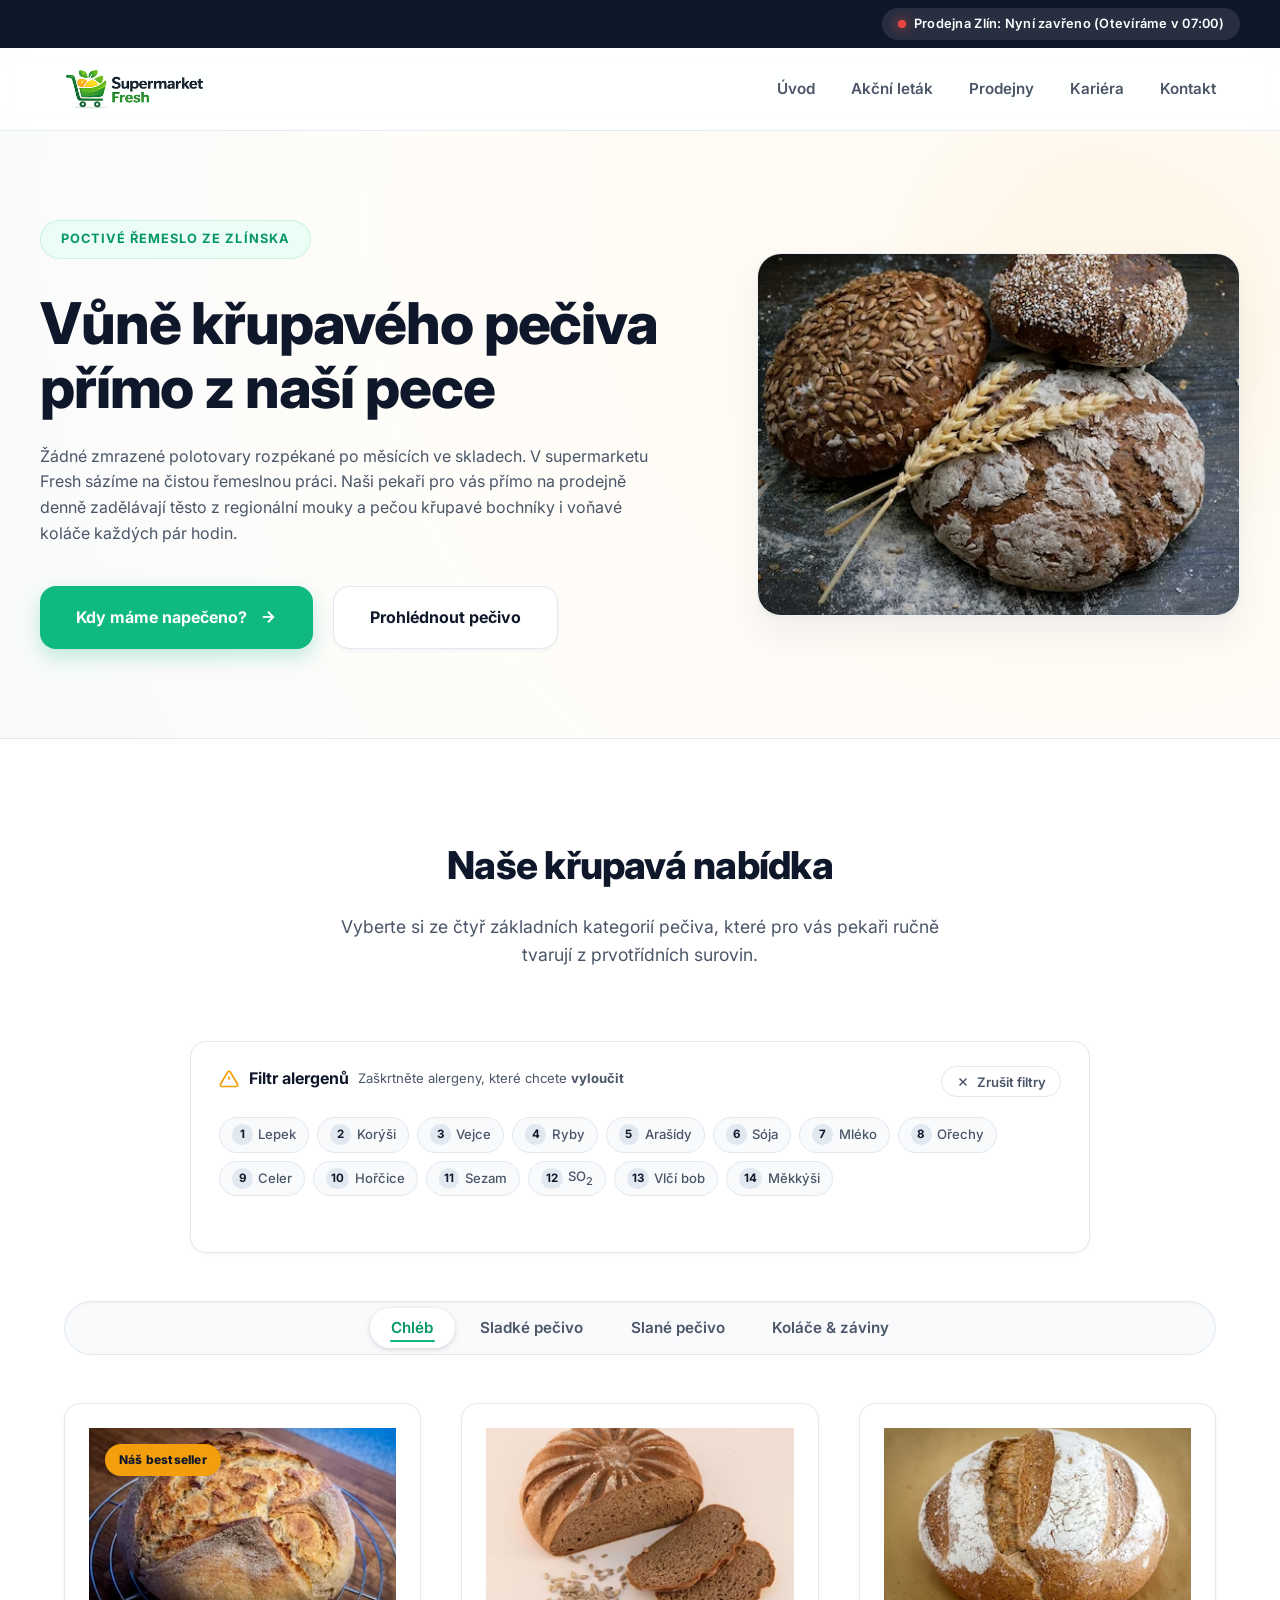
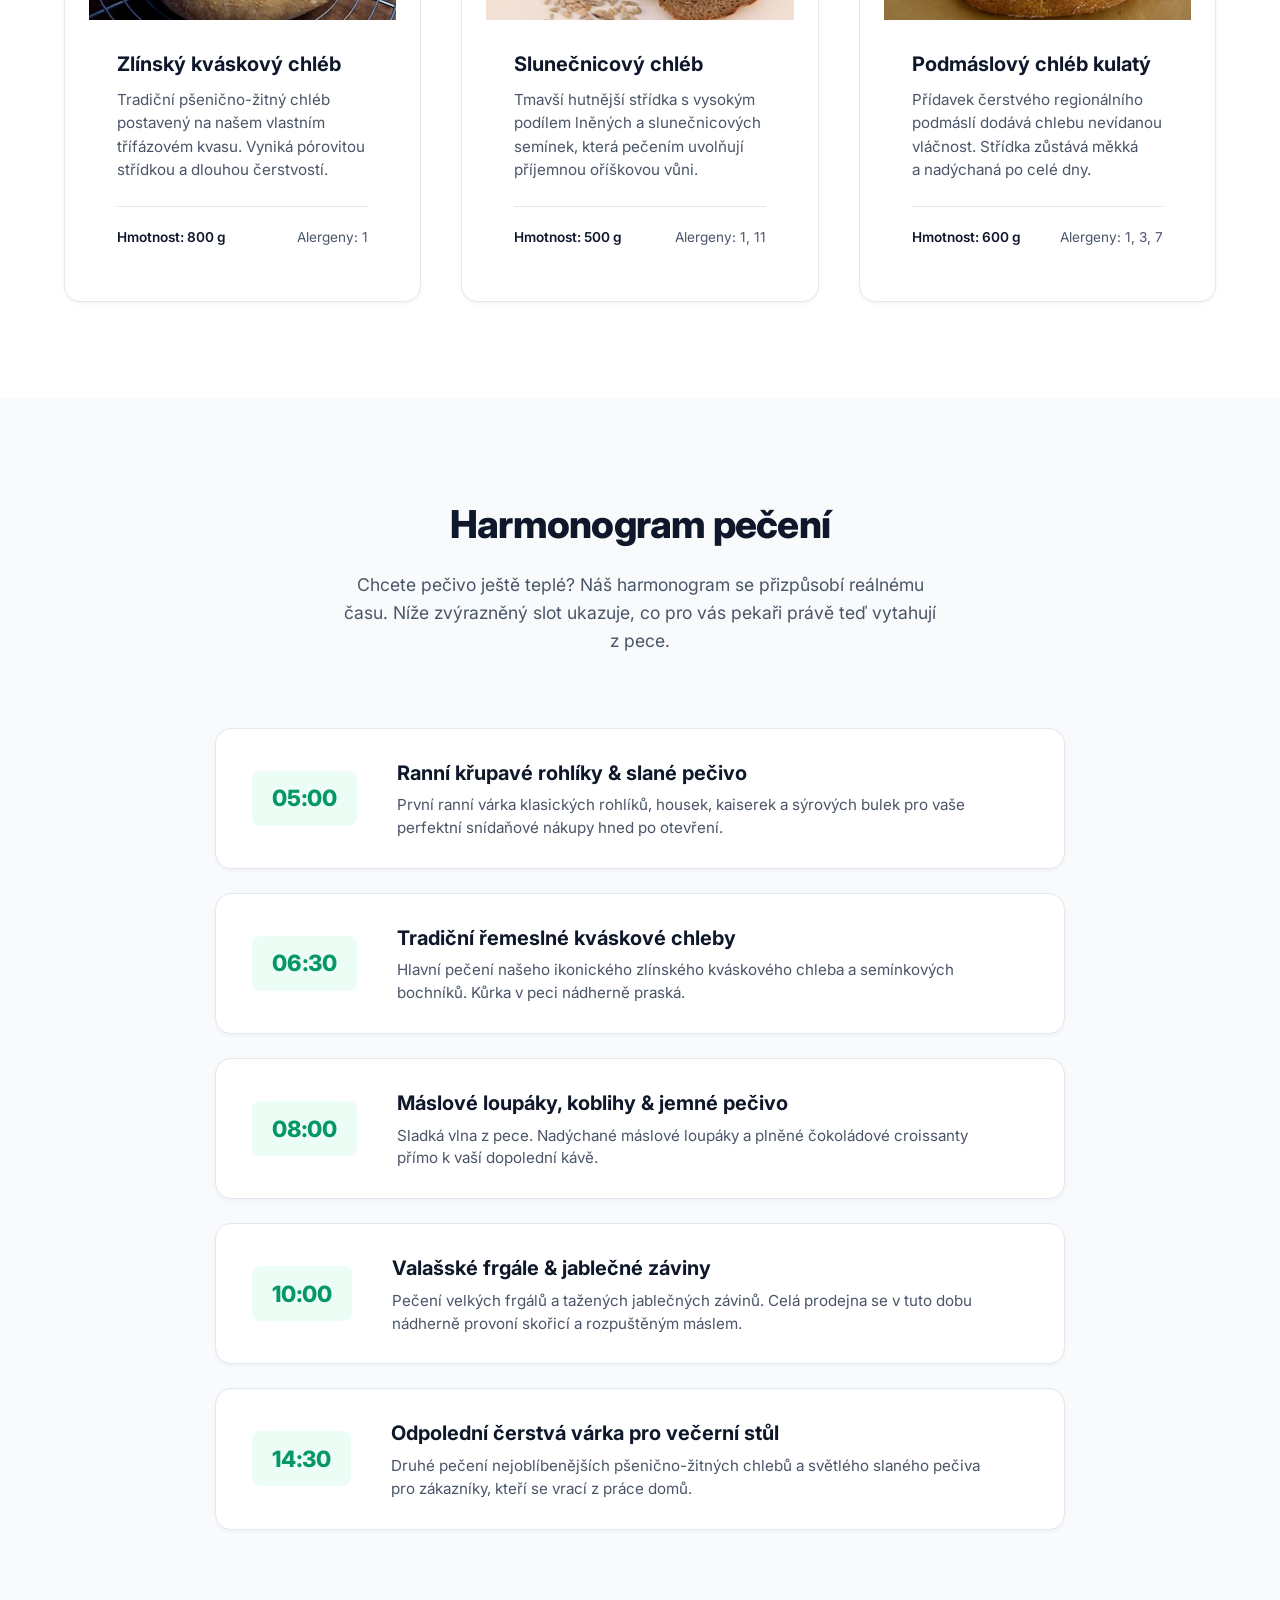
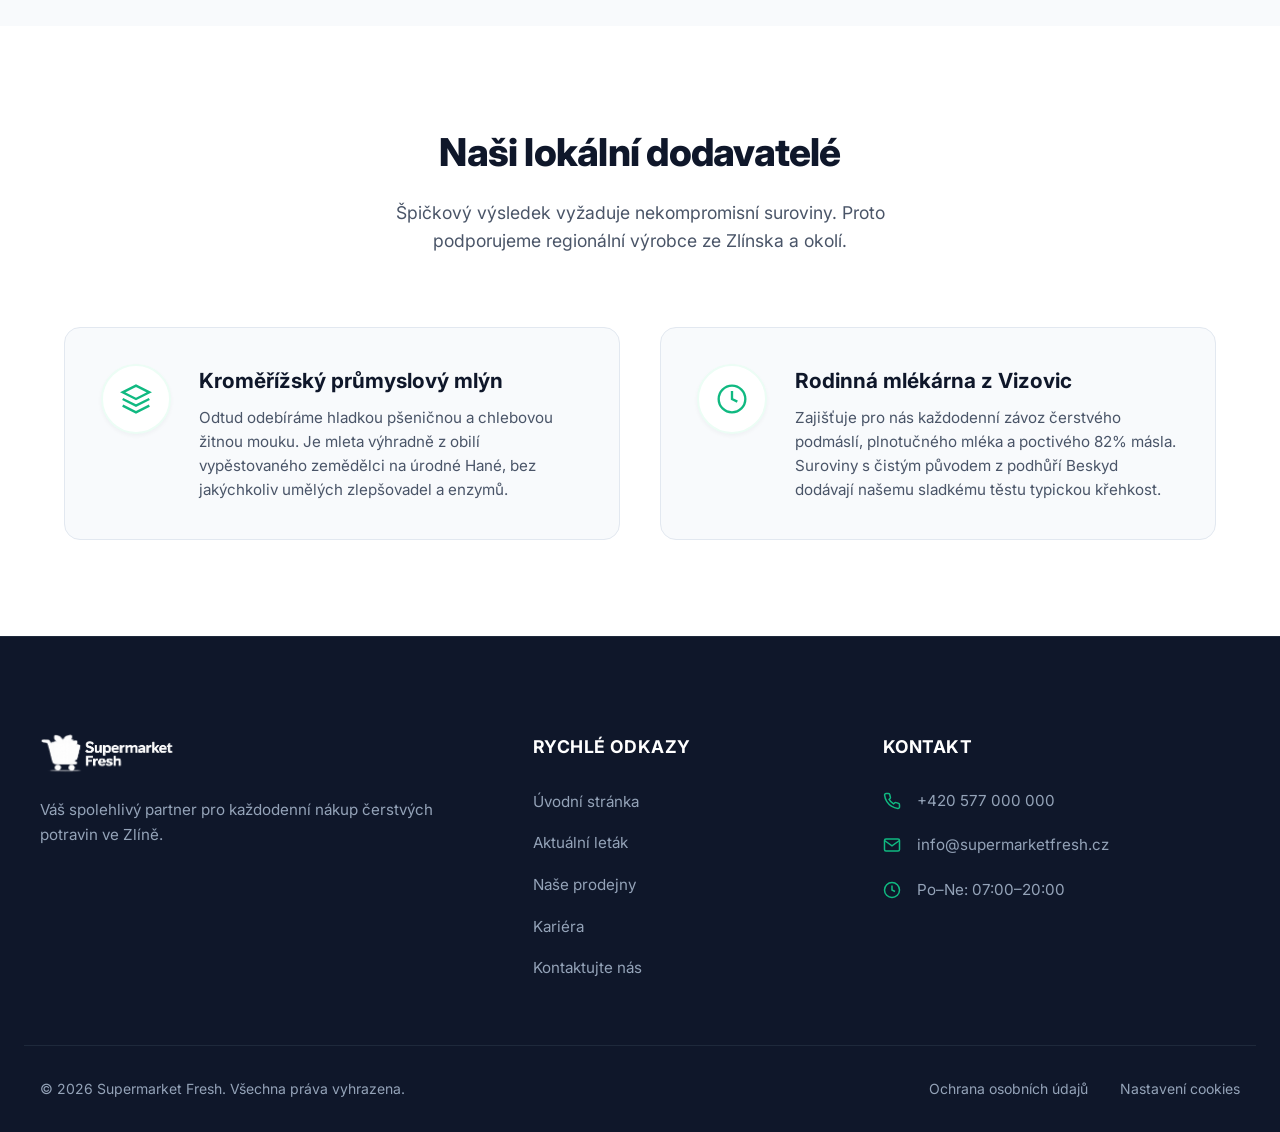
<file: pekarna.html>
<!DOCTYPE html>
<html lang="cs">
<head>
    <meta charset="UTF-8">
    <meta name="viewport" content="width=device-width, initial-scale=1.0">
    <title>Křupavé řemeslné pečivo z naší pekárny | Supermarket Fresh</title>
    <meta name="description" content="Ochutnejte čerstvé, ručně zadělávané pečivo z naší zlínské pekárny. Používáme mouku od lokálních dodavatelů a pečeme pro vás několikrát denně podle tradičních receptur.">
    <meta name="author" content="Supermarket Fresh">
    <meta name="robots" content="index, follow">
    <meta name="color-scheme" content="light">
    
    <link rel="canonical" href="https://mira407.github.io/supermarket-fresh/pekarna.html">

    <link rel="preconnect" href="https://fonts.googleapis.com">
    <link rel="preconnect" href="https://fonts.gstatic.com" crossorigin>
    <link rel="preload" as="style" href="https://fonts.googleapis.com/css2?family=Inter:wght@400;500;600;700;800&display=swap" crossorigin>
    <link href="https://fonts.googleapis.com/css2?family=Inter:wght@400;500;600;700;800&display=swap" rel="stylesheet" crossorigin>

    <link rel="preload" href="obrazky/logo.svg" as="image" type="image/svg+xml">
    <link rel="preload" href="zaverecna-prace-pernicka-style.css" as="style">
    <link rel="stylesheet" href="zaverecna-prace-pernicka-style.css">

    <!-- Preload hero obrázku: AVIF pro moderní prohlížeče, WebP jako fallback pro Safari. -->
    <link rel="preload" as="image"
          href="obrazky/pekarna/pekarna-hero-540.avif"
          imagesrcset="obrazky/pekarna/pekarna-hero-540.avif 540w, obrazky/pekarna/pekarna-hero-1080.avif 1080w"
          imagesizes="(max-width: 600px) 100vw, (max-width: 1150px) 50vw, 540px"
          type="image/avif">
    <link rel="preload" as="image"
          href="obrazky/pekarna/pekarna-hero-540.webp"
          imagesrcset="obrazky/pekarna/pekarna-hero-540.webp 540w, obrazky/pekarna/pekarna-hero-1080.webp 1080w"
          imagesizes="(max-width: 600px) 100vw, (max-width: 1150px) 50vw, 540px"
          type="image/webp">
    
    <link rel="icon" href="obrazky/favicon.svg" type="image/svg+xml">
    <link rel="manifest" href="site.webmanifest">

    <meta name="theme-color" content="#10b981" media="(prefers-color-scheme: light)">
    <meta name="theme-color" content="#0f172a" media="(prefers-color-scheme: dark)">

    <meta property="og:type" content="website">
    <meta property="og:site_name" content="Supermarket Fresh">
    <meta property="og:url" content="https://mira407.github.io/supermarket-fresh/pekarna.html">
    <meta property="og:title" content="Křupavé řemeslné pečivo z naší pekárny | Supermarket Fresh">
    <meta property="og:description" content="Poctivý kvásek, regionální mouka a pečení po celý den. Podívejte se na náš harmonogram pečení ve Zlíně.">
    <meta property="og:image" content="https://mira407.github.io/supermarket-fresh/obrazky/og-index.jpg">
    <meta property="og:image:alt" content="Supermarket Fresh – čerstvé pečivo z naší pekárny">
    <meta property="og:image:width" content="1200">
    <meta property="og:image:height" content="630">
    <meta property="og:locale" content="cs_CZ">

    <meta name="twitter:card" content="summary_large_image">
    <meta name="twitter:title" content="Křupavé řemeslné pečivo z naší pekárny | Supermarket Fresh">
    <meta name="twitter:description" content="Poctivý kvásek, regionální mouka a pečení po celý den. Podívejte se na náš harmonogram pečení ve Zlíně.">
    <meta name="twitter:image" content="https://mira407.github.io/supermarket-fresh/obrazky/og-index.jpg">

    <noscript>
        <style>
            .top-bar { display: none; }
            .main-nav { display: flex !important; opacity: 1 !important; visibility: visible !important; position: static !important; height: auto !important; }
            .menu-toggle { display: none !important; }
        </style>
    </noscript>

    <script type="application/ld+json">
    {
      "@context": "https://schema.org",
      "@graph": [
        {
          "@type": "WebPage",
          "name": "Vlastní pekárna – Supermarket Fresh",
          "url": "https://mira407.github.io/supermarket-fresh/pekarna.html",
          "breadcrumb": { "@id": "https://mira407.github.io/supermarket-fresh/pekarna.html#breadcrumb" }
        },
        {
          "@type": "BreadcrumbList",
          "@id": "https://mira407.github.io/supermarket-fresh/pekarna.html#breadcrumb",
          "itemListElement": [
            { "@type": "ListItem", "position": 1, "name": "Úvod", "item": "https://mira407.github.io/supermarket-fresh/" },
            { "@type": "ListItem", "position": 2, "name": "Vlastní pekárna", "item": "https://mira407.github.io/supermarket-fresh/pekarna.html" }
          ]
        }
      ]
    }
    </script>
</head>
<body>

    <a href="#main-content" class="skip-link">Přeskočit na hlavní obsah</a>

    <div class="top-bar">
        <div class="top-bar-container">
            <div class="header-status" role="status">
                <span class="status-indicator" id="status-dot" aria-hidden="true"></span>
                <span id="status-text" class="status-text">Prodejna Zlín: Zjišťuji otevírací dobu...</span>
            </div>
        </div>
    </div>
    
    <header class="main-header">
        <div class="header-container">
            <a href="index.html" class="logo-link" aria-label="Supermarket Fresh – přejít na úvod">
                <img src="obrazky/logo.svg" alt="" aria-hidden="true" width="160" height="45" class="logo-img" loading="eager">
            </a>
            
            <nav class="main-nav" id="main-nav" aria-label="Hlavní navigace webu">
                <ul class="nav-list">
                    <li class="nav-item"><a href="index.html" class="nav-link">Úvod</a></li>
                    <li class="nav-item"><a href="letak.html" class="nav-link">Akční leták</a></li>
                    <li class="nav-item"><a href="prodejny.html" class="nav-link" aria-current="page">Prodejny</a></li>
                    <li class="nav-item"><a href="kariera.html" class="nav-link">Kariéra</a></li>
                    <li class="nav-item"><a href="kontakt.html" class="nav-link">Kontakt</a></li>
                </ul>
            </nav>
            
            <button type="button" class="menu-toggle" aria-expanded="false" aria-controls="main-nav" aria-label="Otevřít hlavní menu">
                <span class="hamburger-bar"></span>
                <span class="hamburger-bar"></span>
                <span class="hamburger-bar"></span>
            </button>
        </div>
    </header>

    <main id="main-content" tabindex="-1">

        <section class="bakery-hero" aria-labelledby="bakery-hero-heading">
            <div class="hero-container">
                <div class="hero-content">
                    <span class="hero-badge">Poctivé řemeslo ze Zlínska</span>
                    <h1 id="bakery-hero-heading" class="hero-title">Vůně křupavého pečiva přímo z&nbsp;naší pece</h1>
                    <p class="hero-description">Žádné zmrazené polotovary rozpékané po měsících ve&nbsp;skladech. V&nbsp;supermarketu Fresh sázíme na čistou řemeslnou práci. Naši pekaři pro vás přímo na prodejně denně zadělávají těsto z&nbsp;regionální mouky a&nbsp;pečou křupavé bochníky i&nbsp;voňavé koláče každých pár hodin.</p>
                    <div class="hero-actions">
                        <a href="#harmonogram" class="btn btn-primary">
                            <span>Kdy máme napečeno?</span>
                            <svg class="btn-icon" width="18" height="18" viewBox="0 0 24 24" fill="none" stroke="currentColor" stroke-width="2.5" aria-hidden="true">
                                <line x1="5" y1="12" x2="19" y2="12"></line>
                                <polyline points="12 5 19 12 12 19"></polyline>
                            </svg>
                        </a>
                        <a href="#nabidka" class="btn btn-secondary">Prohlédnout pečivo</a>
                    </div>
                </div>
                <div class="hero-image-column">
                    <div class="bakery-hero-img-wrapper">
                    <picture>
                        <source type="image/avif" 
                                srcset="obrazky/pekarna/pekarna-hero-540.avif 540w,
                                        obrazky/pekarna/pekarna-hero-1080.avif 1080w"
                                sizes="(max-width: 600px) 100vw, (max-width: 1150px) 50vw, 540px">
                        
                        <source type="image/webp"
                                srcset="obrazky/pekarna/pekarna-hero-540.webp 540w,
                                        obrazky/pekarna/pekarna-hero-1080.webp 1080w"
                                sizes="(max-width: 600px) 100vw, (max-width: 1150px) 50vw, 540px">
                        
                        <img src="obrazky/pekarna/pekarna-hero-1080.jpg" 
                            alt="Čerstvé křupavé řemeslné pečivo přímo z naší pece" 
                            class="hero-img bakery-hero-img" 
                            width="540" 
                            height="405" 
                            loading="eager"
                            fetchpriority="high"
                            decoding="async">
                    </picture>
                    </div>
                </div>
            </div>
        </section>

        <section class="departments-section" id="nabidka" aria-labelledby="offer-heading">
            <div class="section-container">
                <div class="section-header">
                    <h2 id="offer-heading" class="section-title">Naše křupavá nabídka</h2>
                    <p class="section-subtitle">Vyberte si ze čtyř základních kategorií pečiva, které pro vás pekaři ručně tvarují z&nbsp;prvotřídních surovin.</p>
                </div>

                <div class="allergen-filter" id="allergen-filter" role="region" aria-labelledby="allergen-filter-heading">
                    <div class="allergen-filter-header">
                        <div class="allergen-filter-title-row">
                            <svg width="20" height="20" viewBox="0 0 24 24" fill="none" stroke="currentColor" stroke-width="2" aria-hidden="true"><path d="M10.29 3.86L1.82 18a2 2 0 0 0 1.71 3h16.94a2 2 0 0 0 1.71-3L13.71 3.86a2 2 0 0 0-3.42 0z"/><line x1="12" y1="9" x2="12" y2="13"/><line x1="12" y1="17" x2="12.01" y2="17"/></svg>
                            <h3 id="allergen-filter-heading" class="allergen-filter-title">Filtr alergenů</h3>
                            <span class="allergen-filter-hint">Zaškrtněte alergeny, které chcete <strong>vyloučit</strong></span>
                        </div>
                        <button type="button" class="allergen-reset-btn" id="allergen-reset-btn" aria-label="Zrušit všechny filtry alergenů" hidden>
                            <svg width="14" height="14" viewBox="0 0 24 24" fill="none" stroke="currentColor" stroke-width="2.5" aria-hidden="true"><line x1="18" y1="6" x2="6" y2="18"/><line x1="6" y1="6" x2="18" y2="18"/></svg>
                            Zrušit filtry
                        </button>
                    </div>
                    <div class="allergen-chips" role="group" aria-label="Výběr alergenů k vyloučení">
                        <label class="allergen-chip">
                            <input type="checkbox" name="allergen" value="1" class="allergen-checkbox">
                            <span class="chip-inner"><span class="chip-num">1</span><span class="chip-name">Lepek</span></span>
                        </label>
                        <label class="allergen-chip">
                            <input type="checkbox" name="allergen" value="2" class="allergen-checkbox">
                            <span class="chip-inner"><span class="chip-num">2</span><span class="chip-name">Korýši</span></span>
                        </label>
                        <label class="allergen-chip">
                            <input type="checkbox" name="allergen" value="3" class="allergen-checkbox">
                            <span class="chip-inner"><span class="chip-num">3</span><span class="chip-name">Vejce</span></span>
                        </label>
                        <label class="allergen-chip">
                            <input type="checkbox" name="allergen" value="4" class="allergen-checkbox">
                            <span class="chip-inner"><span class="chip-num">4</span><span class="chip-name">Ryby</span></span>
                        </label>
                        <label class="allergen-chip">
                            <input type="checkbox" name="allergen" value="5" class="allergen-checkbox">
                            <span class="chip-inner"><span class="chip-num">5</span><span class="chip-name">Arašídy</span></span>
                        </label>
                        <label class="allergen-chip">
                            <input type="checkbox" name="allergen" value="6" class="allergen-checkbox">
                            <span class="chip-inner"><span class="chip-num">6</span><span class="chip-name">Sója</span></span>
                        </label>
                        <label class="allergen-chip">
                            <input type="checkbox" name="allergen" value="7" class="allergen-checkbox">
                            <span class="chip-inner"><span class="chip-num">7</span><span class="chip-name">Mléko</span></span>
                        </label>
                        <label class="allergen-chip">
                            <input type="checkbox" name="allergen" value="8" class="allergen-checkbox">
                            <span class="chip-inner"><span class="chip-num">8</span><span class="chip-name">Ořechy</span></span>
                        </label>
                        <label class="allergen-chip">
                            <input type="checkbox" name="allergen" value="9" class="allergen-checkbox">
                            <span class="chip-inner"><span class="chip-num">9</span><span class="chip-name">Celer</span></span>
                        </label>
                        <label class="allergen-chip">
                            <input type="checkbox" name="allergen" value="10" class="allergen-checkbox">
                            <span class="chip-inner"><span class="chip-num">10</span><span class="chip-name">Hořčice</span></span>
                        </label>
                        <label class="allergen-chip">
                            <input type="checkbox" name="allergen" value="11" class="allergen-checkbox">
                            <span class="chip-inner"><span class="chip-num">11</span><span class="chip-name">Sezam</span></span>
                        </label>
                        <label class="allergen-chip">
                            <input type="checkbox" name="allergen" value="12" class="allergen-checkbox">
                            <span class="chip-inner"><span class="chip-num">12</span><span class="chip-name">SO<sub>2</sub></span></span>
                        </label>
                        <label class="allergen-chip">
                            <input type="checkbox" name="allergen" value="13" class="allergen-checkbox">
                            <span class="chip-inner"><span class="chip-num">13</span><span class="chip-name">Vlčí bob</span></span>
                        </label>
                        <label class="allergen-chip">
                            <input type="checkbox" name="allergen" value="14" class="allergen-checkbox">
                            <span class="chip-inner"><span class="chip-num">14</span><span class="chip-name">Měkkýši</span></span>
                        </label>
                    </div>
                    <div class="allergen-active-summary" id="allergen-active-summary" aria-live="polite" aria-atomic="true"></div>
                </div>

                <div class="tabs-wrapper" id="tabs-wrapper-bakery">
                    <div role="tablist" class="tablist" id="bakery-tablist" aria-label="Kategorie sortimentu pekárny">
                        <button role="tab" aria-selected="true" aria-controls="panel-chleb" id="tab-chleb" class="tab-btn">Chléb</button>
                        <button role="tab" aria-selected="false" aria-controls="panel-sladke" id="tab-sladke" class="tab-btn" tabindex="-1">Sladké pečivo</button>
                        <button role="tab" aria-selected="false" aria-controls="panel-slane" id="tab-slane" class="tab-btn" tabindex="-1">Slané pečivo</button>
                        <button role="tab" aria-selected="false" aria-controls="panel-kolace" id="tab-kolace" class="tab-btn" tabindex="-1">Koláče &amp; záviny</button>
                    </div>
                </div>

                <div role="tabpanel" id="panel-chleb" aria-labelledby="tab-chleb" class="tabpanel is-active" tabindex="0">
                    <div class="products-grid">
                        
                        <article class="product-card" data-allergens="1">
                            <div class="product-img-wrapper">
                                <span class="product-badge">Náš <span lang="en">bestseller</span></span>
                                <picture>
                                    <source srcset="obrazky/pekarna/chleb-kvaskovy-320.avif 1x, obrazky/pekarna/chleb-kvaskovy-640.avif 2x" type="image/avif">
                                    <source srcset="obrazky/pekarna/chleb-kvaskovy-320.webp 1x, obrazky/pekarna/chleb-kvaskovy-640.webp 2x" type="image/webp">
                                    <img src="obrazky/pekarna/chleb-kvaskovy-320.jpg" alt="Zlínský kváskový chléb" class="product-card-img" loading="lazy" decoding="async" width="320" height="200">
                                </picture>
                            </div>
                            <div class="product-card-content">
                                <h3 class="product-card-title">Zlínský kváskový chléb</h3>
                                <p class="product-card-desc">Tradiční pšenično-žitný chléb postavený na našem vlastním třífázovém kvasu. Vyniká pórovitou střídkou a&nbsp;dlouhou čerstvostí.</p>
                                <div class="product-card-meta">
                                    <span>Hmotnost: 800&nbsp;g</span>
                                    <span class="product-allergen" role="note" aria-label="Obsahuje alergen číslo 1 - lepek">Alergeny: 1</span>
                                </div>
                            </div>
                        </article>

                        <article class="product-card" data-allergens="1,11">
                            <div class="product-img-wrapper">
                                <picture>
                                    <source srcset="obrazky/pekarna/chleb-slunecnice-320.avif 1x, obrazky/pekarna/chleb-slunecnice-640.avif 2x" type="image/avif">
                                    <source srcset="obrazky/pekarna/chleb-slunecnice-320.webp 1x, obrazky/pekarna/chleb-slunecnice-640.webp 2x" type="image/webp">
                                    <img src="obrazky/pekarna/chleb-slunecnice-320.jpg" alt="Bochník slunečnicového chleba" class="product-card-img" loading="lazy" decoding="async" width="320" height="200">
                                </picture>
                            </div>
                            <div class="product-card-content">
                                <h3 class="product-card-title">Slunečnicový chléb</h3>
                                <p class="product-card-desc">Tmavší hutnější střídka s&nbsp;vysokým podílem lněných a&nbsp;slunečnicových semínek, která pečením uvolňují příjemnou oříškovou vůni.</p>
                                <div class="product-card-meta">
                                    <span>Hmotnost: 500&nbsp;g</span>
                                    <span class="product-allergen" role="note" aria-label="Obsahuje alergeny číslo 1 a 11">Alergeny: 1, 11</span>
                                </div>
                            </div>
                        </article>

                        <article class="product-card" data-allergens="1,3,7">
                            <div class="product-img-wrapper">
                                <picture>
                                    <source srcset="obrazky/pekarna/chleb-podmasli-320.avif 1x, obrazky/pekarna/chleb-podmasli-640.avif 2x" type="image/avif">
                                    <source srcset="obrazky/pekarna/chleb-podmasli-320.webp 1x, obrazky/pekarna/chleb-podmasli-640.webp 2x" type="image/webp">
                                    <img src="obrazky/pekarna/chleb-podmasli-320.jpg" alt="Světlý kulatý bochník chleba" class="product-card-img" loading="lazy" decoding="async" width="320" height="200">
                                </picture>
                            </div>
                            <div class="product-card-content">
                                <h3 class="product-card-title">Podmáslový chléb kulatý</h3>
                                <p class="product-card-desc">Přídavek čerstvého regionálního podmáslí dodává chlebu nevídanou vláčnost. Střídka zůstává měkká a&nbsp;nadýchaná po celé dny.</p>
                                <div class="product-card-meta">
                                    <span>Hmotnost: 600&nbsp;g</span>
                                    <span class="product-allergen" role="note" aria-label="Obsahuje alergeny číslo 1, 3 a 7">Alergeny: 1, 3, 7</span>
                                </div>
                            </div>
                        </article>
                    </div>
                    <div class="allergen-empty-state" hidden aria-live="polite">
                        <svg width="48" height="48" viewBox="0 0 24 24" fill="none" stroke="currentColor" stroke-width="1.5" aria-hidden="true"><circle cx="11" cy="11" r="8"/><line x1="21" y1="21" x2="16.65" y2="16.65"/><line x1="8" y1="11" x2="14" y2="11"/></svg>
                        <p>V&nbsp;této kategorii žádné pečivo neobsahuje vyloučené alergeny – všechny produkty jsou dočasně skryty. Upravte filtr alergenů.</p>
                    </div>
                </div>

                <div role="tabpanel" id="panel-sladke" aria-labelledby="tab-sladke" class="tabpanel" tabindex="0">
                    <div class="products-grid">
                        <article class="product-card" data-allergens="1,3,7">
                            <div class="product-img-wrapper">
                                <span class="product-badge">Z&nbsp;pravého másla</span>
                                <picture>
                                    <source srcset="obrazky/pekarna/loupacky-320.avif 1x, obrazky/pekarna/loupacky-640.avif 2x" type="image/avif">
                                    <source srcset="obrazky/pekarna/loupacky-320.webp 1x, obrazky/pekarna/loupacky-640.webp 2x" type="image/webp">
                                    <img src="obrazky/pekarna/loupacky-320.jpg" alt="Zlatavé zahnuté loupáky" class="product-card-img" loading="lazy" decoding="async" width="320" height="200">
                                </picture>
                            </div>
                            <div class="product-card-content">
                                <h3 class="product-card-title">Máslový loupák</h3>
                                <p class="product-card-desc">Jemné kynuté těsto s&nbsp;poctivou dávkou čerstvého másla, ručně pletené a&nbsp;sypané českým modrým mákem. Klasika ke snídani.</p>
                                <div class="product-card-meta">
                                    <span>Hmotnost: 60&nbsp;g</span>
                                    <span class="product-allergen" role="note" aria-label="Obsahuje alergeny 1, 3 a 7">Alergeny: 1, 3, 7</span>
                                </div>
                            </div>
                        </article>

                        <article class="product-card" data-allergens="1,3,6,7">
                            <div class="product-img-wrapper">
                                <picture>
                                    <source srcset="obrazky/pekarna/kobliha-320.avif 1x, obrazky/pekarna/kobliha-640.avif 2x" type="image/avif">
                                    <source srcset="obrazky/pekarna/kobliha-320.webp 1x, obrazky/pekarna/kobliha-640.webp 2x" type="image/webp">
                                    <img src="obrazky/pekarna/kobliha-320.jpg" alt="Nadýchaná zlatavá kobliha" class="product-card-img" loading="lazy" decoding="async" width="320" height="200">
                                </picture>
                            </div>
                            <div class="product-card-content">
                                <h3 class="product-card-title">Kobliha s&nbsp;meruňkovým džemem</h3>
                                <p class="product-card-desc">Smažená kobliha z&nbsp;lehkého žloutkového těsta, plněná výběrovou moravskou meruňkovou zavařeninou s&nbsp;kousky ovoce.</p>
                                <div class="product-card-meta">
                                    <span>Hmotnost: 65&nbsp;g</span>
                                    <span class="product-allergen" role="note" aria-label="Obsahuje alergeny 1, 3, 6 a 7">Alergeny: 1, 3, 6, 7</span>
                                </div>
                            </div>
                        </article>

                        <article class="product-card" data-allergens="1,3,6,7">
                            <div class="product-img-wrapper">
                                <picture>
                                    <source srcset="obrazky/pekarna/croissant-320.avif 1x, obrazky/pekarna/croissant-640.avif 2x" type="image/avif">
                                    <source srcset="obrazky/pekarna/croissant-320.webp 1x, obrazky/pekarna/croissant-640.webp 2x" type="image/webp">
                                    <img src="obrazky/pekarna/croissant-320.jpg" alt="Křupavý francouzský croissant" class="product-card-img" loading="lazy" decoding="async" width="320" height="200">
                                </picture>
                            </div>
                            <div class="product-card-content">
                                <h3 class="product-card-title">Čokoládový croissant</h3>
                                <p class="product-card-desc">Vícelistové nadýchané těsto francouzského typu, prokládané máslem a&nbsp;plněné dvěma tyčinkami pravé belgické čokolády.</p>
                                <div class="product-card-meta">
                                    <span>Hmotnost: 75&nbsp;g</span>
                                    <span class="product-allergen" role="note" aria-label="Obsahuje alergeny 1, 3, 6 a 7">Alergeny: 1, 3, 6, 7</span>
                                </div>
                            </div>
                        </article>
                    </div>
                    <div class="allergen-empty-state" hidden aria-live="polite">
                        <svg width="48" height="48" viewBox="0 0 24 24" fill="none" stroke="currentColor" stroke-width="1.5" aria-hidden="true"><circle cx="11" cy="11" r="8"/><line x1="21" y1="21" x2="16.65" y2="16.65"/><line x1="8" y1="11" x2="14" y2="11"/></svg>
                        <p>V&nbsp;této kategorii žádné pečivo neobsahuje vyloučené alergeny – všechny produkty jsou dočasně skryty. Upravte filtr alergenů.</p>
                    </div>
                </div>

                <div role="tabpanel" id="panel-slane" aria-labelledby="tab-slane" class="tabpanel" tabindex="0">
                    <div class="products-grid">
                        <article class="product-card" data-allergens="1">
                            <div class="product-img-wrapper">
                                <span class="product-badge">Pečeme nonstop</span>
                                <picture>
                                    <source srcset="obrazky/pekarna/rohlik-320.avif 1x, obrazky/pekarna/rohlik-640.avif 2x" type="image/avif">
                                    <source srcset="obrazky/pekarna/rohlik-320.webp 1x, obrazky/pekarna/rohlik-640.webp 2x" type="image/webp">
                                    <img src="obrazky/pekarna/rohlik-320.jpg" alt="Křupavý pšeničný rohlík" class="product-card-img" loading="lazy" decoding="async" width="320" height="200">
                                </picture>
                            </div>
                            <div class="product-card-content">
                                <h3 class="product-card-title">Zlínský standardní rohlík</h3>
                                <p class="product-card-desc">Naše chlouba. Obyčejný rohlík dovedený k&nbsp;dokonalosti díky přesnému kynutí a&nbsp;vysokému podílu ruční práce při tvarování.</p>
                                <div class="product-card-meta">
                                    <span>Hmotnost: 43&nbsp;g</span>
                                    <span class="product-allergen" role="note" aria-label="Obsahuje alergen 1 – lepek">Alergeny: 1</span>
                                </div>
                            </div>
                        </article>

                        <article class="product-card" data-allergens="1,7">
                            <div class="product-img-wrapper">
                                <picture>
                                    <source srcset="obrazky/pekarna/bulka-syrova-320.avif 1x, obrazky/pekarna/bulka-syrova-640.avif 2x" type="image/avif">
                                    <source srcset="obrazky/pekarna/bulka-syrova-320.webp 1x, obrazky/pekarna/bulka-syrova-640.webp 2x" type="image/webp">
                                    <img src="obrazky/pekarna/bulka-syrova-320.jpg" alt="Slaná pšeničná bulka se sýrem" class="product-card-img" loading="lazy" decoding="async" width="320" height="200">
                                </picture>
                            </div>
                            <div class="product-card-content">
                                <h3 class="product-card-title">Zapečená sýrová bulka</h3>
                                <p class="product-card-desc">Nadýchaná světlá bulka vydatně posypaná strouhaným lokálním sýrem Gouda, který na povrchu vytvoří neodolatelnou krustu.</p>
                                <div class="product-card-meta">
                                    <span>Hmotnost: 70&nbsp;g</span>
                                    <span class="product-allergen" role="note" aria-label="Obsahuje alergeny 1 a 7">Alergeny: 1, 7</span>
                                </div>
                            </div>
                        </article>

                        <article class="product-card" data-allergens="1,11">
                            <div class="product-img-wrapper">
                                <picture>
                                    <source srcset="obrazky/pekarna/kaiserka-320.avif 1x, obrazky/pekarna/kaiserka-640.avif 2x" type="image/avif">
                                    <source srcset="obrazky/pekarna/kaiserka-320.webp 1x, obrazky/pekarna/kaiserka-640.webp 2x" type="image/webp">
                                    <img src="obrazky/pekarna/kaiserka-320.jpg" alt="Vícezrnná kaiserka" class="product-card-img" loading="lazy" decoding="async" width="320" height="200">
                                </picture>
                            </div>
                            <div class="product-card-content">
                                <h3 class="product-card-title">Vícezrnná kaiserka</h3>
                                <p class="product-card-desc">Cereální kaiserka s&nbsp;příměsí slunečnicových, lněných a&nbsp;sezamových semínek, bohatá na vlákninu. Ideální základ pro zdravou svačinu.</p>
                                <div class="product-card-meta">
                                    <span>Hmotnost: 50&nbsp;g</span>
                                    <span class="product-allergen" role="note" aria-label="Obsahuje alergeny 1 a 11">Alergeny: 1, 11</span>
                                </div>
                            </div>
                        </article>
                    </div>
                    <div class="allergen-empty-state" hidden aria-live="polite">
                        <svg width="48" height="48" viewBox="0 0 24 24" fill="none" stroke="currentColor" stroke-width="1.5" aria-hidden="true"><circle cx="11" cy="11" r="8"/><line x1="21" y1="21" x2="16.65" y2="16.65"/><line x1="8" y1="11" x2="14" y2="11"/></svg>
                        <p>V&nbsp;této kategorii žádné pečivo neobsahuje vyloučené alergeny – všechny produkty jsou dočasně skryty. Upravte filtr alergenů.</p>
                    </div>
                </div>

                <div role="tabpanel" id="panel-kolace" aria-labelledby="tab-kolace" class="tabpanel" tabindex="0">
                    <div class="products-grid">
                        <article class="product-card" data-allergens="1,3,7">
                            <div class="product-img-wrapper">
                                <span class="product-badge">Regionální receptura</span>
                                <picture>
                                    <source srcset="obrazky/pekarna/frgal-320.avif 1x, obrazky/pekarna/frgal-640.avif 2x" type="image/avif">
                                    <source srcset="obrazky/pekarna/frgal-320.webp 1x, obrazky/pekarna/frgal-640.webp 2x" type="image/webp">
                                    <img src="obrazky/pekarna/frgal-320.jpg" alt="Velký valašský frgál" class="product-card-img" loading="lazy" decoding="async" width="320" height="200">
                                </picture>
                            </div>
                            <div class="product-card-content">
                                <h3 class="product-card-title">Valašský frgál povidlový</h3>
                                <p class="product-card-desc">Pravý tenký frgál s&nbsp;vysokým podílem švestkových povidel ovoněných rumem a&nbsp;skořicí, zasypaný poctivou máslovou drobenkou.</p>
                                <div class="product-card-meta">
                                    <span>Hmotnost: 600&nbsp;g</span>
                                    <span class="product-allergen" role="note" aria-label="Obsahuje alergeny 1, 3 a 7">Alergeny: 1, 3, 7</span>
                                </div>
                            </div>
                        </article>

                        <article class="product-card" data-allergens="1,3,7,8">
                            <div class="product-img-wrapper">
                                <picture>
                                    <source srcset="obrazky/pekarna/kolacek-320.avif 1x, obrazky/pekarna/kolacek-640.avif 2x" type="image/avif">
                                    <source srcset="obrazky/pekarna/kolacek-320.webp 1x, obrazky/pekarna/kolacek-640.webp 2x" type="image/webp">
                                    <img src="obrazky/pekarna/kolacek-320.jpg" alt="Malé moravské dvojctihodné koláčky" class="product-card-img" loading="lazy" decoding="async" width="320" height="200">
                                </picture>
                            </div>
                            <div class="product-card-content">
                                <h3 class="product-card-title">Dvojctihodný svatební koláček</h3>
                                <p class="product-card-desc">Tradiční moravská miniatura plněná uvnitř sladkým tvarohem a&nbsp;zdobená na povrchu kapkou švestkových povidel a&nbsp;máslovou žmolenkou.</p>
                                <div class="product-card-meta">
                                    <span>Hmotnost: 50&nbsp;g</span>
                                    <span class="product-allergen" role="note" aria-label="Obsahuje alergeny 1, 3, 7 a 8">Alergeny: 1, 3, 7, 8</span>
                                </div>
                            </div>
                        </article>

                        <article class="product-card" data-allergens="1,3,7,8">
                            <div class="product-img-wrapper">
                                <picture>
                                    <source srcset="obrazky/pekarna/zavin-320.avif 1x, obrazky/pekarna/zavin-640.avif 2x" type="image/avif">
                                    <source srcset="obrazky/pekarna/zavin-320.webp 1x, obrazky/pekarna/zavin-640.webp 2x" type="image/webp">
                                    <img src="obrazky/pekarna/zavin-320.jpg" alt="Řez jablečným závinem" class="product-card-img" loading="lazy" decoding="async" width="320" height="200">
                                </picture>
                            </div>
                            <div class="product-card-content">
                                <h3 class="product-card-title">Domácí jablečný závin</h3>
                                <p class="product-card-desc">Tažený závin plněný čerstvými kyselkavými jablky od sadařů ze Zlínska, provoněný cejlonskou skořicí, rozinkami a&nbsp;sekanými ořechy.</p>
                                <div class="product-card-meta">
                                    <span>Hmotnost: 400&nbsp;g</span>
                                    <span class="product-allergen" role="note" aria-label="Obsahuje alergeny 1, 3, 7 a 8">Alergeny: 1, 3, 7, 8</span>
                                </div>
                            </div>
                        </article>
                    </div>
                    <div class="allergen-empty-state" hidden aria-live="polite">
                        <svg width="48" height="48" viewBox="0 0 24 24" fill="none" stroke="currentColor" stroke-width="1.5" aria-hidden="true"><circle cx="11" cy="11" r="8"/><line x1="21" y1="21" x2="16.65" y2="16.65"/><line x1="8" y1="11" x2="14" y2="11"/></svg>
                        <p>V&nbsp;této kategorii žádné pečivo neobsahuje vyloučené alergeny – všechny produkty jsou dočasně skryty. Upravte filtr alergenů.</p>
                    </div>
                </div>
            </div>
        </section>

        <section class="schedule-section" id="harmonogram" aria-labelledby="schedule-heading">
            <div class="section-container">
                <div class="section-header">
                    <h2 id="schedule-heading" class="section-title">Harmonogram pečení</h2>
                    <p class="section-subtitle">Chcete pečivo ještě teplé? Náš harmonogram se přizpůsobí reálnému času. Níže zvýrazněný slot ukazuje, co pro vás pekaři právě teď vytahují z&nbsp;pece.</p>
                </div>

                <div class="schedule-timeline">
                    <div class="schedule-card" data-start="05:00" data-end="06:30">
                        <time class="schedule-time" datetime="05:00">05:00</time>
                        <div class="schedule-info">
                            <h3>Ranní křupavé rohlíky &amp; slané pečivo</h3>
                            <p>První ranní várka klasických rohlíků, housek, kaiserek a&nbsp;sýrových bulek pro vaše perfektní snídaňové nákupy hned po otevření.</p>
                        </div>
                        <span class="schedule-status-badge">Právě vytaženo</span>
                    </div>

                    <div class="schedule-card" data-start="06:30" data-end="08:00">
                        <time class="schedule-time" datetime="06:30">06:30</time>
                        <div class="schedule-info">
                            <h3>Tradiční řemeslné kváskové chleby</h3>
                            <p>Hlavní pečení našeho ikonického zlínského kváskového chleba a&nbsp;semínkových bochníků. Kůrka v&nbsp;peci nádherně praská.</p>
                        </div>
                        <span class="schedule-status-badge">Právě vytaženo</span>
                    </div>

                    <div class="schedule-card" data-start="08:00" data-end="10:00">
                        <time class="schedule-time" datetime="08:00">08:00</time>
                        <div class="schedule-info">
                            <h3>Máslové loupáky, koblihy &amp; jemné pečivo</h3>
                            <p>Sladká vlna z&nbsp;pece. Nadýchané máslové loupáky a&nbsp;plněné čokoládové croissanty přímo k&nbsp;vaší dopolední kávě.</p>
                        </div>
                        <span class="schedule-status-badge">Právě vytaženo</span>
                    </div>

                    <div class="schedule-card" data-start="10:00" data-end="13:00">
                        <time class="schedule-time" datetime="10:00">10:00</time>
                        <div class="schedule-info">
                            <h3>Valašské frgále &amp; jablečné záviny</h3>
                            <p>Pečení velkých frgálů a&nbsp;tažených jablečných závinů. Celá prodejna se v&nbsp;tuto dobu nádherně provoní skořicí a&nbsp;rozpuštěným máslem.</p>
                        </div>
                        <span class="schedule-status-badge">Právě vytaženo</span>
                    </div>

                    <div class="schedule-card" data-start="14:30" data-end="17:00">
                        <time class="schedule-time" datetime="14:30">14:30</time>
                        <div class="schedule-info">
                            <h3>Odpolední čerstvá várka pro večerní stůl</h3>
                            <p>Druhé pečení nejoblíbenějších pšenično-žitných chlebů a&nbsp;světlého slaného pečiva pro zákazníky, kteří se vrací z&nbsp;práce domů.</p>
                        </div>
                        <span class="schedule-status-badge">Právě vytaženo</span>
                    </div>
                </div>
            </div>
        </section>

        <section class="suppliers-section" aria-labelledby="suppliers-heading">
            <div class="section-container">
                <div class="section-header">
                    <h2 id="suppliers-heading" class="section-title">Naši lokální dodavatelé</h2>
                    <p class="section-subtitle">Špičkový výsledek vyžaduje nekompromisní suroviny. Proto podporujeme regionální výrobce ze Zlínska a&nbsp;okolí.</p>
                </div>

                <div class="suppliers-grid">
                    <div class="supplier-card">
                        <div class="supplier-icon-box" aria-hidden="true">
                            <svg width="32" height="32" viewBox="0 0 24 24" fill="none" stroke="currentColor" stroke-width="1.75">
                                <path d="M12 2L2 7l10 5 10-5-10-5zM2 17l10 5 10-5M2 12l10 5 10-5"/>
                            </svg>
                        </div>
                        <div class="supplier-info">
                            <h3>Kroměřížský průmyslový mlýn</h3>
                            <p>Odtud odebíráme hladkou pšeničnou a&nbsp;chlebovou žitnou mouku. Je mleta výhradně z&nbsp;obilí vypěstovaného zemědělci na úrodné Hané, bez jakýchkoliv umělých zlepšovadel a&nbsp;enzymů.</p>
                        </div>
                    </div>

                    <div class="supplier-card">
                        <div class="supplier-icon-box" aria-hidden="true">
                            <svg width="32" height="32" viewBox="0 0 24 24" fill="none" stroke="currentColor" stroke-width="1.75">
                                <circle cx="12" cy="12" r="10"/><path d="M12 6v6l4 2"/>
                            </svg>
                        </div>
                        <div class="supplier-info">
                            <h3>Rodinná mlékárna z&nbsp;Vizovic</h3>
                            <p>Zajišťuje pro nás každodenní závoz čerstvého podmáslí, plnotučného mléka a&nbsp;poctivého 82% másla. Suroviny s&nbsp;čistým původem z&nbsp;podhůří Beskyd dodávají našemu sladkému těstu typickou křehkost.</p>
                        </div>
                    </div>
                </div>
            </div>
        </section>

    </main>

    <footer class="main-footer">
        <div class="footer-container">
            <div class="footer-brand">
                <a href="index.html" class="footer-logo-link" aria-label="Supermarket Fresh – přejít na úvodní stránku">
                    <img src="obrazky/logo.svg" alt="" aria-hidden="true" class="footer-logo-img logo-white" loading="lazy" width="135" height="38" decoding="async">
                </a>
                <p class="footer-brand-text">Váš spolehlivý partner pro každodenní nákup čerstvých potravin ve Zlíně.</p>
            </div>
            <div class="footer-links-group">
                <h3 class="footer-title">Rychlé odkazy</h3>
                <ul class="footer-links">
                    <li><a href="index.html">Úvodní stránka</a></li>
                    <li><a href="letak.html">Aktuální leták</a></li>
                    <li><a href="prodejny.html">Naše prodejny</a></li>
                    <li><a href="kariera.html">Kariéra</a></li>
                    <li><a href="kontakt.html">Kontaktujte nás</a></li>
                </ul>
            </div>
            <div class="footer-contact">
                <h3 class="footer-title">Kontakt</h3>
                <address class="contact-address">
                    <div class="contact-item">
                        <svg width="18" height="18" viewBox="0 0 24 24" fill="none" stroke="currentColor" stroke-width="2" aria-hidden="true"><path d="M22 16.92v3a2 2 0 0 1-2.18 2 19.79 19.79 0 0 1-8.63-3.07 19.5 19.5 0 0 1-6-6 19.79 19.79 0 0 1-3.07-8.67A2 2 0 0 1 4.11 2h3a2 2 0 0 1 2 1.72 12.84 12.84 0 0 0 .7 2.81 2 2 0 0 1-.45 2.11L8.09 9.91a16 16 0 0 0 6 6l1.27-1.27a2 2 0 0 1 2.11-.45 12.84 12.84 0 0 0 2.81.7A2 2 0 0 1 22 16.92z"/></svg>
                        <a href="tel:+420577000000" aria-label="Telefon: +420 577 000 000">+420 577 000 000</a>
                    </div>
                    <div class="contact-item">
                        <svg width="18" height="18" viewBox="0 0 24 24" fill="none" stroke="currentColor" stroke-width="2" aria-hidden="true"><path d="M4 4h16c1.1 0 2 .9 2 2v12c0 1.1-.9 2-2 2H4c-1.1 0-2-.9-2-2V6c0-1.1.9-2 2-2z"/><polyline points="22,6 12,13 2,6"/></svg>
                        <a href="mailto:info@supermarketfresh.cz" aria-label="E-mail: info@supermarketfresh.cz">info@supermarketfresh.cz</a>
                    </div>
                    <div class="contact-item contact-item--hours" role="group" aria-label="Otevírací doba">
                        <svg width="18" height="18" viewBox="0 0 24 24" fill="none" stroke="currentColor" stroke-width="2" aria-hidden="true"><circle cx="12" cy="12" r="10"/><polyline points="12 6 12 12 16 14"/></svg>
                        <span id="footer-hours">Po–Ne: <time datetime="07:00">07:00</time>–<time datetime="20:00">20:00</time></span>
                    </div>
                </address>
            </div>
        </div>

        <div class="footer-bottom">
            <div class="footer-bottom-container">
                <p class="copyright">&copy; 2026 Supermarket Fresh. Všechna práva vyhrazena.</p>
                <ul class="footer-legal-links">
                    <li><a href="ochrana-udaju.html">Ochrana osobních údajů</a></li>
                    <li><a href="cookies.html">Nastavení cookies</a></li>
                </ul>
            </div>
        </div>
    </footer>

    <button id="scrollToTop" class="scroll-to-top" aria-label="Přejít na začátek stránky" type="button">
        <svg width="20" height="20" viewBox="0 0 24 24" fill="none" stroke="currentColor" stroke-width="2.5" aria-hidden="true">
            <polyline points="18 15 12 9 6 15"></polyline>
        </svg>
    </button>

    <script src="zaverecna-prace-pernicka-script.js" defer></script>
</body>
</html>
</file>
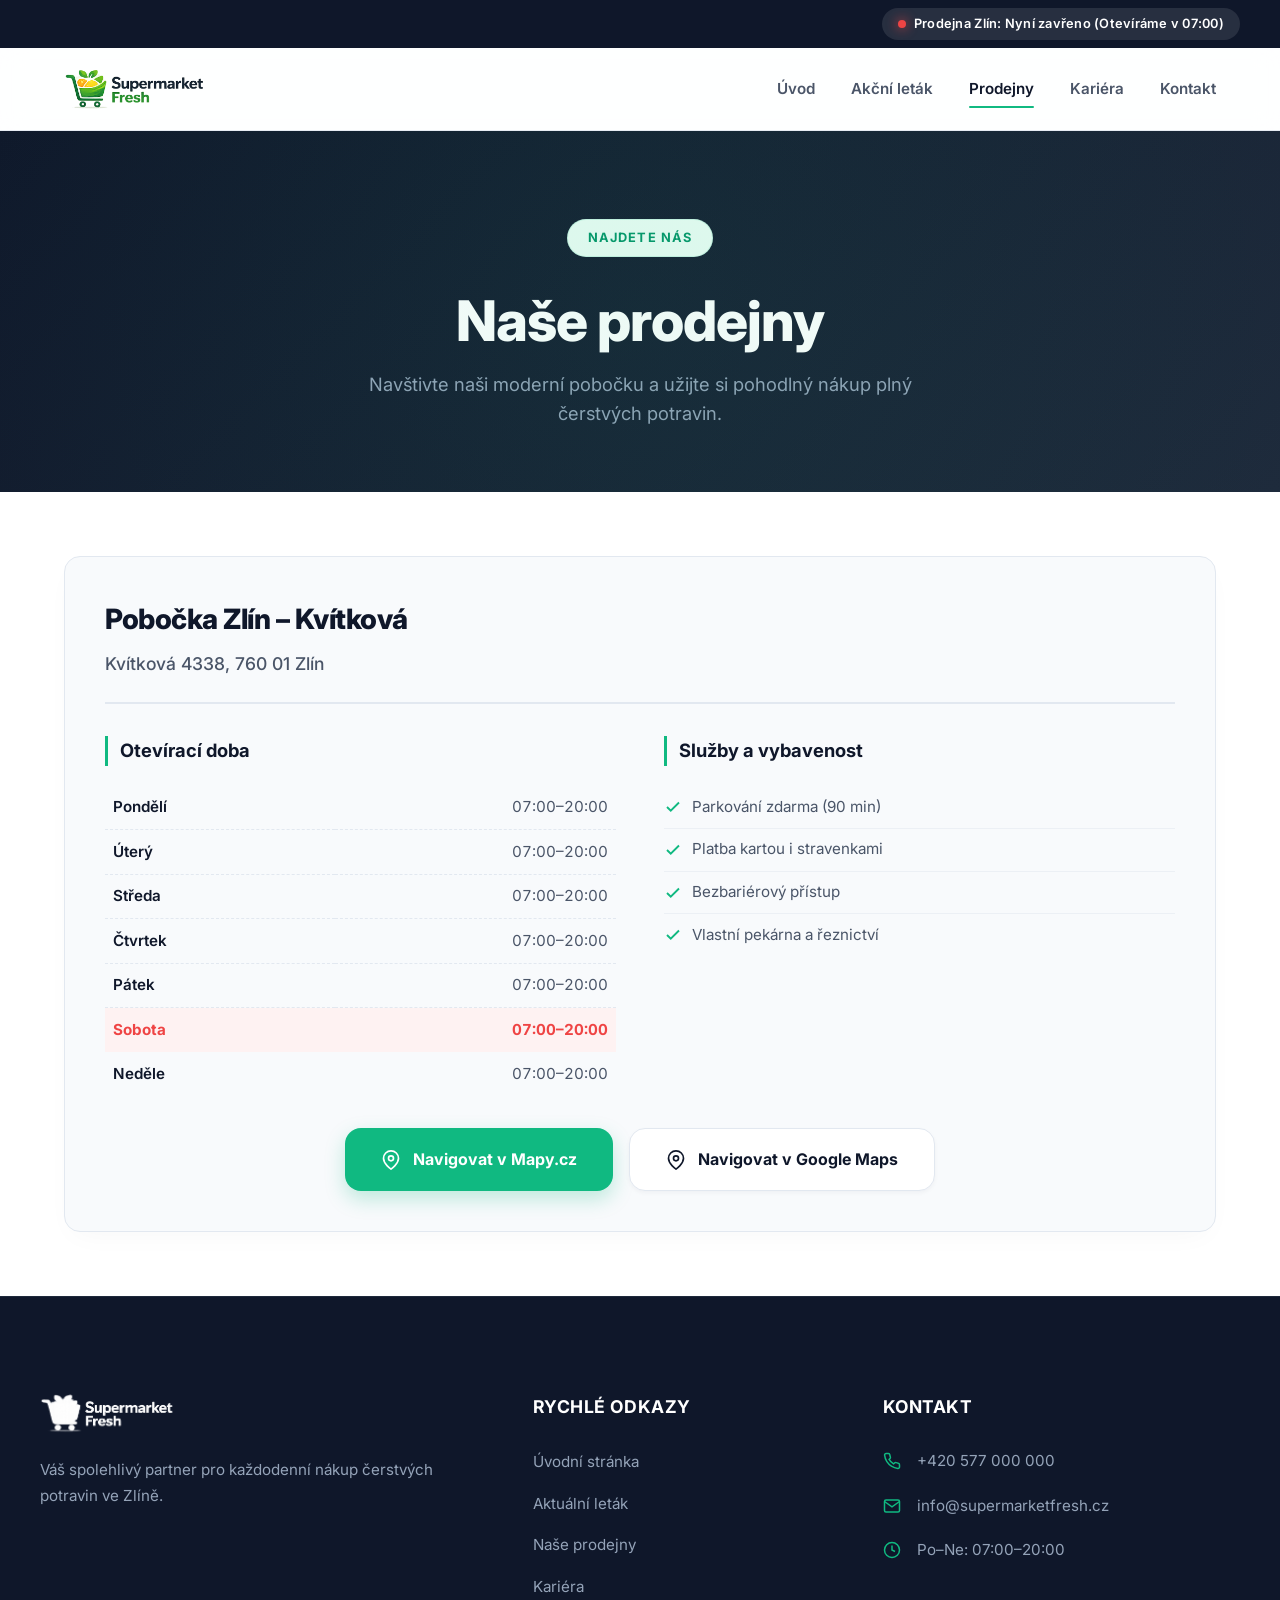
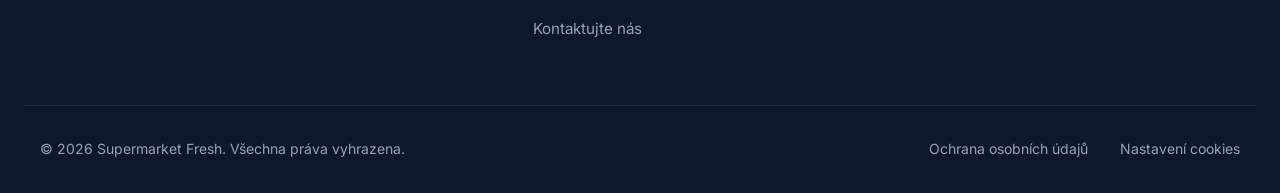
<file: prodejny.html>
<!DOCTYPE html>
<html lang="cs">
<head>
    <meta charset="UTF-8">
    <meta name="viewport" content="width=device-width, initial-scale=1.0">
    <title>Naše prodejny | Supermarket Fresh</title>
    <meta name="description" content="Navštivte naši moderní prodejnu Supermarket Fresh ve Zlíně. Informace o otevírací době, přesné adrese, parkování a dostupnosti prodejen.">
    <meta name="author" content="Supermarket Fresh">
    <meta name="robots" content="index, follow">
    <meta name="color-scheme" content="light">
    
    <link rel="canonical" href="https://mira407.github.io/supermarket-fresh/prodejny.html">

    <link rel="preconnect" href="https://fonts.googleapis.com">
    <link rel="preconnect" href="https://fonts.gstatic.com" crossorigin>
    <link rel="preload" as="style" href="https://fonts.googleapis.com/css2?family=Inter:wght@400;500;600;700;800&display=swap" crossorigin>
    <link href="https://fonts.googleapis.com/css2?family=Inter:wght@400;500;600;700;800&display=swap" rel="stylesheet" crossorigin>

    <link rel="preload" href="obrazky/logo.svg" as="image" type="image/svg+xml">
    <link rel="preload" href="zaverecna-prace-pernicka-style.css" as="style">
    <link rel="stylesheet" href="zaverecna-prace-pernicka-style.css">
    
    <link rel="icon" href="obrazky/favicon.svg" type="image/svg+xml">
    <link rel="manifest" href="site.webmanifest">

    <meta name="theme-color" content="#10b981" media="(prefers-color-scheme: light)">
    <meta name="theme-color" content="#0f172a" media="(prefers-color-scheme: dark)">

    <meta property="og:type" content="website">
    <meta property="og:site_name" content="Supermarket Fresh"> 
    <meta property="og:url" content="https://mira407.github.io/supermarket-fresh/prodejny.html">
    <meta property="og:title" content="Naše prodejny | Supermarket Fresh">
    <meta property="og:description" content="Kde nás najdete? Podívejte se na adresu a otevírací dobu naší pobočky ve Zlíně.">

    <meta property="og:image" content="https://mira407.github.io/supermarket-fresh/obrazky/og-index.jpg">
    <meta property="og:image:alt" content="Supermarket Fresh – naše prodejny ve Zlíně">
    <meta property="og:image:width" content="1200">
    <meta property="og:image:height" content="630">
    <meta property="og:locale" content="cs_CZ">

    <meta name="twitter:card" content="summary_large_image">
    <meta name="twitter:title" content="Naše prodejny | Supermarket Fresh">
    <meta name="twitter:description" content="Kde nás najdete? Podívejte se na adresu a otevírací dobu naší pobočky ve Zlíně.">
    <meta name="twitter:image" content="https://mira407.github.io/supermarket-fresh/obrazky/og-index.jpg">

    <noscript>
        <style>
            .top-bar { display: none; }
            .main-nav { display: flex !important; opacity: 1 !important; visibility: visible !important; position: static !important; height: auto !important; }
            .menu-toggle { display: none !important; }
        </style>
    </noscript>

    <script type="application/ld+json">
    {
      "@context": "https://schema.org",
      "@type": "BreadcrumbList",
      "itemListElement": [
        { "@type": "ListItem", "position": 1, "name": "Úvod", "item": "https://mira407.github.io/supermarket-fresh/" },
        { "@type": "ListItem", "position": 2, "name": "Prodejny", "item": "https://mira407.github.io/supermarket-fresh/prodejny.html" }
      ]
    }
    </script>
</head>
<body>

    <a href="#main-content" class="skip-link">Přeskočit na hlavní obsah</a>

    <div class="top-bar">
        <div class="top-bar-container">
            <div class="header-status" role="status">
                <span class="status-indicator" id="status-dot" aria-hidden="true"></span>
                <span id="status-text" class="status-text">Prodejna Zlín: Po–Ne 7:00–20:00</span>
            </div>
        </div>
    </div>
    
    <header class="main-header">
        <div class="header-container">
            <a href="index.html" class="logo-link" aria-label="Supermarket Fresh – přejít na úvod">
                <img src="obrazky/logo.svg" 
                    alt="" 
                    width="160" 
                    height="45" 
                    class="logo-img"
                    aria-hidden="true"
                    loading="eager">
            </a>
            
            <nav class="main-nav" id="main-nav" aria-label="Hlavní navigace webu">
                <ul class="nav-list">
                    <li class="nav-item"><a href="index.html" class="nav-link">Úvod</a></li>
                    <li class="nav-item"><a href="letak.html" class="nav-link">Akční leták</a></li>
                    <li class="nav-item"><a href="prodejny.html" class="nav-link active" aria-current="page">Prodejny</a></li>
                    <li class="nav-item"><a href="kariera.html" class="nav-link">Kariéra</a></li>
                    <li class="nav-item"><a href="kontakt.html" class="nav-link">Kontakt</a></li>
                </ul>
            </nav>
            
            <button type="button" class="menu-toggle" aria-expanded="false" aria-controls="main-nav" aria-label="Otevřít hlavní menu">
                <span class="hamburger-bar"></span>
                <span class="hamburger-bar"></span>
                <span class="hamburger-bar"></span>
            </button>
        </div>
    </header>

    <main id="main-content" tabindex="-1">
        
        <section class="page-header" aria-labelledby="page-heading">
            <div class="section-container">
                <span class="hero-badge">Najdete nás</span>
                <h1 id="page-heading" class="section-title">Naše prodejny</h1>
                <p class="section-subtitle">Navštivte naši moderní pobočku a užijte si pohodlný nákup plný čerstvých potravin.</p>
            </div>
        </section>

        <section class="store-detail-section" aria-label="Podrobnosti o pobočce Zlín">
            <div class="store-container">
                <div class="store-detail-layout">
                    
                    <div class="store-info-card">
                        <div class="store-card-header">
                            <h2 class="store-branch-title">Pobočka Zlín – Kvítková</h2>
                            <p class="store-address">Kvítková 4338, 760 01 Zlín</p>
                        </div>

                        <div class="store-details-grid">
                            <div class="store-detail-block">
                                <h3 class="detail-block-title">Otevírací doba</h3>
                                <table class="hours-table">
                                    <caption class="visually-hidden">Otevírací doba pobočky Zlín – Kvítková</caption>
                                    <thead class="visually-hidden">
                                        <tr>
                                            <th scope="col">Den</th>
                                            <th scope="col">Otevírací doba</th>
                                        </tr>
                                    </thead>
                                    <tbody>
                                    <tr id="day-1"><th scope="row">Pondělí</th><td><time datetime="07:00">07:00</time>–<time datetime="20:00">20:00</time></td></tr>
                                    <tr id="day-2"><th scope="row">Úterý</th><td><time datetime="07:00">07:00</time>–<time datetime="20:00">20:00</time></td></tr>
                                    <tr id="day-3"><th scope="row">Středa</th><td><time datetime="07:00">07:00</time>–<time datetime="20:00">20:00</time></td></tr>
                                    <tr id="day-4"><th scope="row">Čtvrtek</th><td><time datetime="07:00">07:00</time>–<time datetime="20:00">20:00</time></td></tr>
                                    <tr id="day-5"><th scope="row">Pátek</th><td><time datetime="07:00">07:00</time>–<time datetime="20:00">20:00</time></td></tr>
                                    <tr id="day-6"><th scope="row">Sobota</th><td><time datetime="07:00">07:00</time>–<time datetime="20:00">20:00</time></td></tr>
                                    <tr id="day-0"><th scope="row">Neděle</th><td><time datetime="07:00">07:00</time>–<time datetime="20:00">20:00</time></td></tr>
                                    </tbody>
                                </table>
                            </div>

                            <div class="store-detail-block">
                                <h3 class="detail-block-title">Služby a vybavenost</h3>
                                <ul class="amenities-list">
                                    <li>
                                        <svg width="18" height="18" viewBox="0 0 24 24" fill="none" stroke="var(--primary)" stroke-width="2.5" aria-hidden="true"><polyline points="20 6 9 17 4 12"/></svg>
                                        <span>Parkování zdarma (90 min)</span>
                                    </li>
                                    <li>
                                        <svg width="18" height="18" viewBox="0 0 24 24" fill="none" stroke="var(--primary)" stroke-width="2.5" aria-hidden="true"><polyline points="20 6 9 17 4 12"/></svg>
                                        <span>Platba kartou i stravenkami</span>
                                    </li>
                                    <li>
                                        <svg width="18" height="18" viewBox="0 0 24 24" fill="none" stroke="var(--primary)" stroke-width="2.5" aria-hidden="true"><polyline points="20 6 9 17 4 12"/></svg>
                                        <span>Bezbariérový přístup</span>
                                    </li>
                                    <li>
                                        <svg width="18" height="18" viewBox="0 0 24 24" fill="none" stroke="var(--primary)" stroke-width="2.5" aria-hidden="true"><polyline points="20 6 9 17 4 12"/></svg>
                                        <span>Vlastní pekárna a řeznictví</span>
                                    </li>
                                </ul>
                            </div>
                        </div>

                        <div class="store-actions">
                            <a href="https://mapy.cz/zakladni?q=Kv%C3%ADtkov%C3%A1+4338+Zl%C3%ADn" class="btn btn-primary" target="_blank" rel="noopener noreferrer" aria-label="Navigovat v Mapy.cz (otevře se v nové záložce)">
                                <svg width="20" height="20" viewBox="0 0 24 24" fill="none" stroke="currentColor" stroke-width="2" aria-hidden="true">
                                <path d="M21 10c0 7-9 13-9 13s-9-6-9-13a9 9 0 0 1 18 0z"></path>
                                <circle cx="12" cy="10" r="3"></circle>
                                </svg>
                                Navigovat v Mapy.cz
                                <span class="visually-hidden">(otevře se v nové záložce)</span>
                            </a>
                            <a href="https://maps.google.com/?q=Kvítková+4338,+Zlín" class="btn btn-secondary" target="_blank" rel="noopener noreferrer" aria-label="Navigovat v Google Maps (otevře se v nové záložce)">
                                <svg width="20" height="20" viewBox="0 0 24 24" fill="none" stroke="currentColor" stroke-width="2" aria-hidden="true">
                                <path d="M21 10c0 7-9 13-9 13s-9-6-9-13a9 9 0 0 1 18 0z"></path>
                                <circle cx="12" cy="10" r="3"></circle>
                                </svg>
                                Navigovat v Google Maps
                                <span class="visually-hidden">(otevře se v nové záložce)</span>
                            </a>
                        </div>
                    </div>
                </div>
            </div>
        </section>

    </main>

    <footer class="main-footer">
        <div class="footer-container">
            <div class="footer-brand">
                <a href="index.html" class="footer-logo-link" aria-label="Supermarket Fresh – přejít na úvodní stránku">
                    <img src="obrazky/logo.svg" 
                        alt="" 
                        class="footer-logo-img logo-white" loading="lazy" 
                        width="135" 
                        height="38" 
                        aria-hidden="true"
                        decoding="async">
                </a>
                <p class="footer-brand-text">Váš spolehlivý partner pro každodenní nákup čerstvých potravin ve Zlíně.</p>
            </div>
            <div class="footer-links-group">
                <h3 class="footer-title">Rychlé odkazy</h3>
                <ul class="footer-links">
                    <li><a href="index.html">Úvodní stránka</a></li>
                    <li><a href="letak.html">Aktuální leták</a></li>
                    <li><a href="prodejny.html">Naše prodejny</a></li>
                    <li><a href="kariera.html">Kariéra</a></li>
                    <li><a href="kontakt.html">Kontaktujte nás</a></li>
                </ul>
            </div>
            <div class="footer-contact">
                <h3 class="footer-title">Kontakt</h3>
                <address class="contact-address">
                    <div class="contact-item">
                        <svg width="18" height="18" viewBox="0 0 24 24" fill="none" stroke="currentColor" stroke-width="2" aria-hidden="true"><path d="M22 16.92v3a2 2 0 0 1-2.18 2 19.79 19.79 0 0 1-8.63-3.07 19.5 19.5 0 0 1-6-6 19.79 19.79 0 0 1-3.07-8.67A2 2 0 0 1 4.11 2h3a2 2 0 0 1 2 1.72 12.84 12.84 0 0 0 .7 2.81 2 2 0 0 1-.45 2.11L8.09 9.91a16 16 0 0 0 6 6l1.27-1.27a2 2 0 0 1 2.11-.45 12.84 12.84 0 0 0 2.81.7A2 2 0 0 1 22 16.92z"/></svg>
                        <a href="tel:+420577000000" aria-label="Telefon: +420 577 000 000">+420 577 000 000</a>
                    </div>
                    <div class="contact-item">
                        <svg width="18" height="18" viewBox="0 0 24 24" fill="none" stroke="currentColor" stroke-width="2" aria-hidden="true"><path d="M4 4h16c1.1 0 2 .9 2 2v12c0 1.1-.9 2-2 2H4c-1.1 0-2-.9-2-2V6c0-1.1.9-2 2-2z"/><polyline points="22,6 12,13 2,6"/></svg>
                        <a href="mailto:info@supermarketfresh.cz" aria-label="E-mail: info@supermarketfresh.cz">info@supermarketfresh.cz</a>
                    </div>
                    <div class="contact-item contact-item--hours" role="group" aria-label="Otevírací doba">
                        <svg width="18" height="18" viewBox="0 0 24 24" fill="none" stroke="currentColor" stroke-width="2" aria-hidden="true"><circle cx="12" cy="12" r="10"/><polyline points="12 6 12 12 16 14"/></svg>
                        <span id="footer-hours">Po–Ne: <time datetime="07:00">07:00</time>–<time datetime="20:00">20:00</time></span>
                    </div>
                </address>
            </div>
        </div>

        <div class="footer-bottom">
            <div class="footer-bottom-container">
                <p class="copyright">&copy; 2026 Supermarket Fresh. Všechna práva vyhrazena.</p>
                <ul class="footer-legal-links">
                    <li><a href="ochrana-udaju.html">Ochrana osobních údajů</a></li>
                    <li><a href="cookies.html">Nastavení cookies</a></li>
                </ul>
            </div>
        </div>
    </footer>

    <button id="scrollToTop" class="scroll-to-top" aria-label="Přejít na začátek stránky" type="button">
        <svg width="20" height="20" viewBox="0 0 24 24" fill="none" stroke="currentColor" stroke-width="2.5" aria-hidden="true">
            <polyline points="18 15 12 9 6 15"></polyline>
        </svg>
    </button>

    <script src="zaverecna-prace-pernicka-script.js" defer></script>
</body>
</html>
</file>
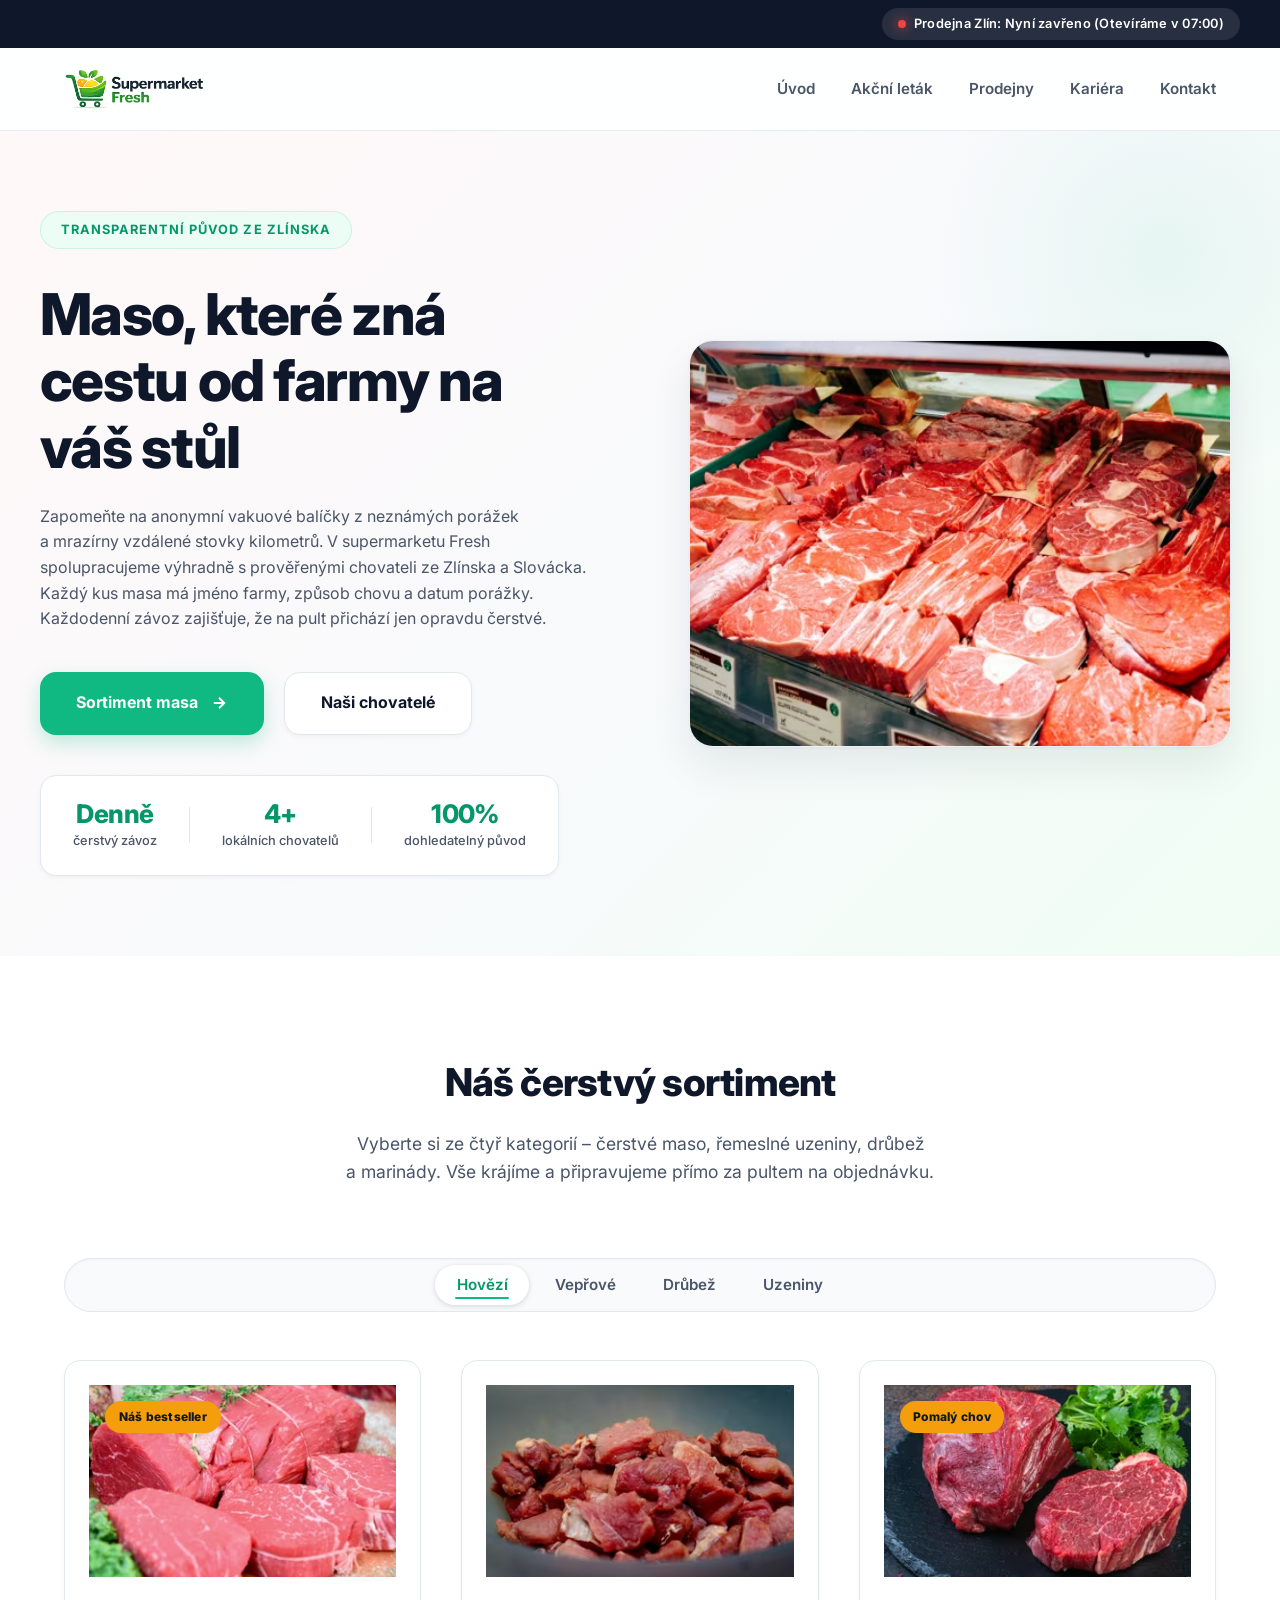
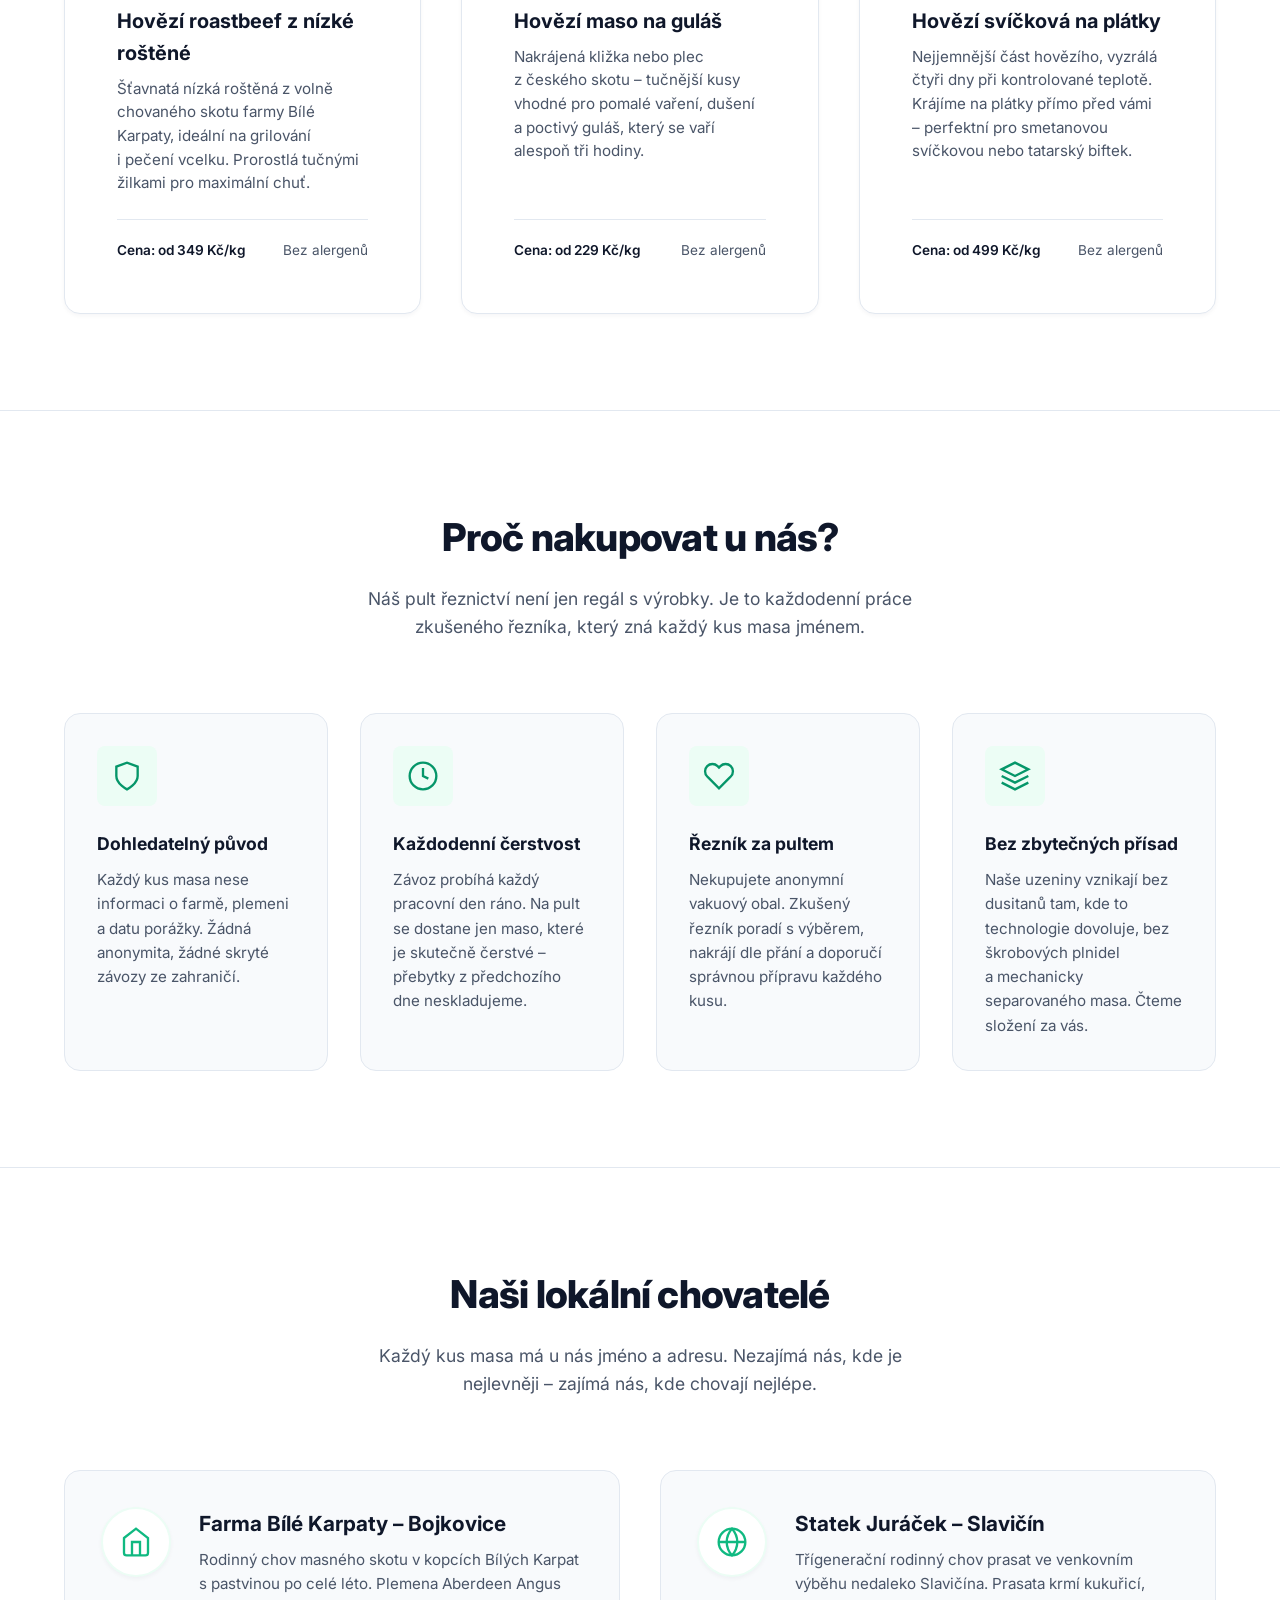
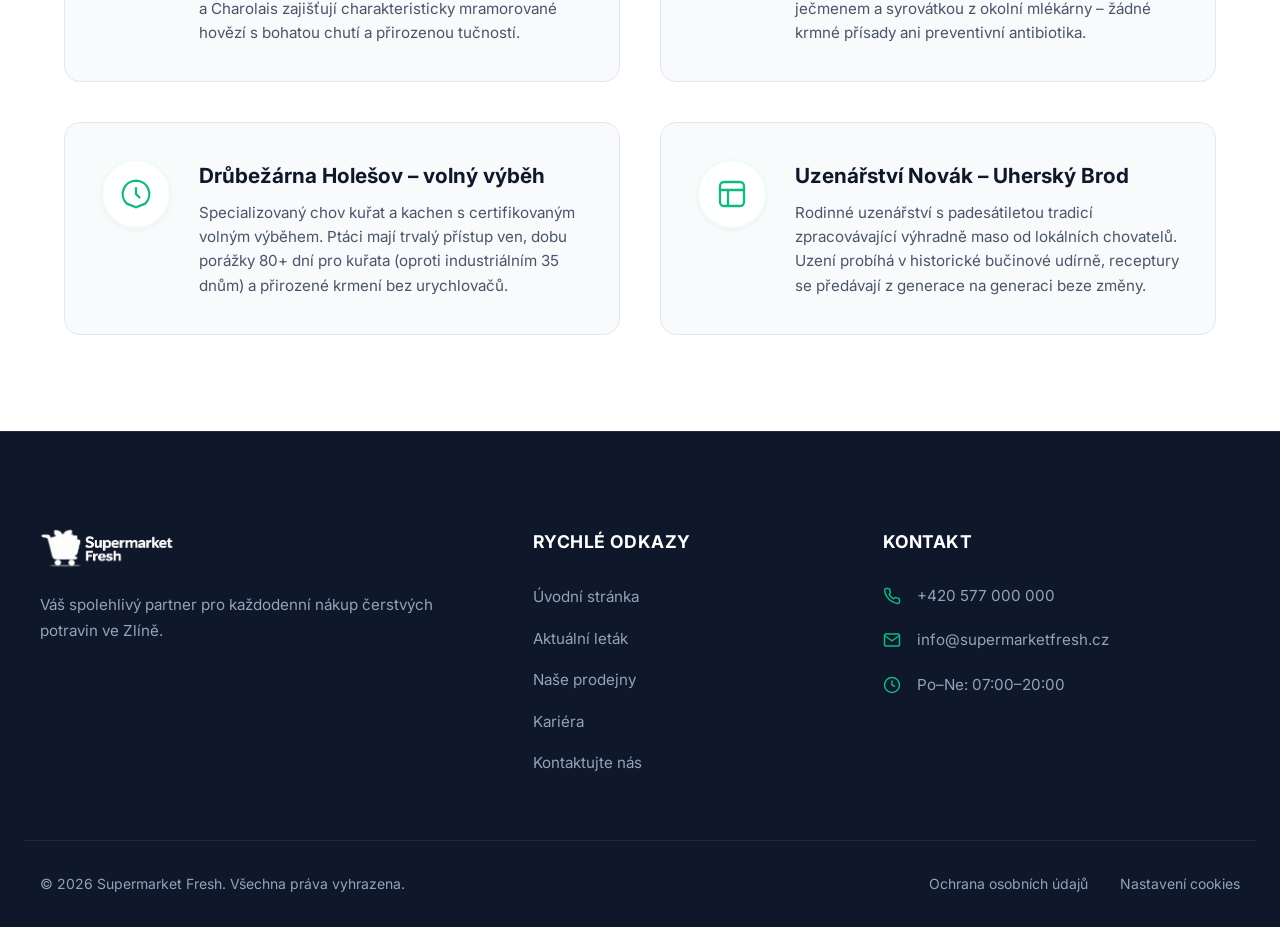
<file: reznictvi.html>
<!DOCTYPE html>
<html lang="cs">
<head>
    <meta charset="UTF-8">
    <meta name="viewport" content="width=device-width, initial-scale=1.0">
    <title>Poctivé maso a uzeniny z místních chovů | Supermarket Fresh</title>
    <meta name="description" content="Čerstvé maso a řemeslné uzeniny od prověřených farmářů ze Zlínska. Žádné záhadné původy – jen transparentní chov, porážka pod dozorem a každodenní závoz přímo na náš pult.">
    <meta name="author" content="Supermarket Fresh">
    <meta name="robots" content="index, follow">
    <meta name="color-scheme" content="light">

    <link rel="canonical" href="https://mira407.github.io/supermarket-fresh/reznictvi.html">

    <link rel="preconnect" href="https://fonts.googleapis.com">
    <link rel="preconnect" href="https://fonts.gstatic.com" crossorigin>
    <link rel="preload" as="style" href="https://fonts.googleapis.com/css2?family=Inter:wght@400;500;600;700;800&display=swap" crossorigin>
    <link href="https://fonts.googleapis.com/css2?family=Inter:wght@400;500;600;700;800&display=swap" rel="stylesheet" crossorigin>

    <link rel="preload" href="obrazky/logo.svg" as="image" type="image/svg+xml">
    <link rel="preload" href="zaverecna-prace-pernicka-style.css" as="style">
    <link rel="stylesheet" href="zaverecna-prace-pernicka-style.css">

    <!-- Preload hero obrázku: AVIF pro moderní prohlížeče, WebP jako fallback pro Safari. -->
    <link rel="preload" as="image"
          href="obrazky/reznictvi/reznictvi-hero-540.avif"
          imagesrcset="obrazky/reznictvi/reznictvi-hero-540.avif 540w, obrazky/reznictvi/reznictvi-hero-1080.avif 1080w"
          imagesizes="(max-width: 600px) 100vw, (max-width: 1150px) 50vw, 540px"
          type="image/avif">
    <link rel="preload" as="image"
          href="obrazky/reznictvi/reznictvi-hero-540.webp"
          imagesrcset="obrazky/reznictvi/reznictvi-hero-540.webp 540w, obrazky/reznictvi/reznictvi-hero-1080.webp 1080w"
          imagesizes="(max-width: 600px) 100vw, (max-width: 1150px) 50vw, 540px"
          type="image/webp">

    <link rel="icon" href="obrazky/favicon.svg" type="image/svg+xml">
    <link rel="manifest" href="site.webmanifest">

    <meta name="theme-color" content="#10b981" media="(prefers-color-scheme: light)">
    <meta name="theme-color" content="#0f172a" media="(prefers-color-scheme: dark)">

    <meta property="og:type" content="website">
    <meta property="og:site_name" content="Supermarket Fresh">
    <meta property="og:url" content="https://mira407.github.io/supermarket-fresh/reznictvi.html">
    <meta property="og:title" content="Poctivé maso a uzeniny z místních chovů | Supermarket Fresh">
    <meta property="og:description" content="Čerstvé maso od farmářů ze Zlínska, řemeslné uzeniny bez zbytečných přísad a transparentní původ každého kusu. Každodenní závoz na pult.">
    <meta property="og:image" content="https://mira407.github.io/supermarket-fresh/obrazky/og-index.jpg">
    <meta property="og:image:alt" content="Supermarket Fresh – čerstvé maso a uzeniny ze Zlínska">
    <meta property="og:image:width" content="1200">
    <meta property="og:image:height" content="630">
    <meta property="og:locale" content="cs_CZ">

    <meta name="twitter:card" content="summary_large_image">
    <meta name="twitter:title" content="Poctivé maso a uzeniny z místních chovů | Supermarket Fresh">
    <meta name="twitter:description" content="Čerstvé maso od farmářů ze Zlínska, řemeslné uzeniny bez zbytečných přísad a transparentní původ každého kusu. Každodenní závoz na pult.">
    <meta name="twitter:image" content="https://mira407.github.io/supermarket-fresh/obrazky/og-index.jpg">

    <script type="application/ld+json">
    {
      "@context": "https://schema.org",
      "@type": "ItemList",
      "@id": "https://mira407.github.io/supermarket-fresh/reznictvi.html#nabidka",
      "name": "Řeznictví – Supermarket Fresh",
      "description": "Čerstvé maso a řemeslné uzeniny od lokálních farmářů ze Zlínska.",
      "url": "https://mira407.github.io/supermarket-fresh/reznictvi.html"
    }
    </script>

    <noscript>
        <style>
            .top-bar { display: none; }
            .main-nav { display: flex !important; opacity: 1 !important; visibility: visible !important; position: static !important; height: auto !important; }
            .menu-toggle { display: none !important; }
        </style>
    </noscript>

    <script type="application/ld+json">
    {
      "@context": "https://schema.org",
      "@type": "BreadcrumbList",
      "itemListElement": [
        { "@type": "ListItem", "position": 1, "name": "Úvod", "item": "https://mira407.github.io/supermarket-fresh/" },
        { "@type": "ListItem", "position": 2, "name": "Řeznictví a uzeniny", "item": "https://mira407.github.io/supermarket-fresh/reznictvi.html" }
      ]
    }
    </script>
</head>
<body>

    <a href="#main-content" class="skip-link">Přeskočit na hlavní obsah</a>

    <div class="top-bar">
        <div class="top-bar-container">
            <div class="header-status" role="status">
                <span class="status-indicator" id="status-dot" aria-hidden="true"></span>
                <span id="status-text" class="status-text">Prodejna Zlín: Zjišťuji otevírací dobu...</span>
            </div>
        </div>
    </div>

    <header class="main-header">
        <div class="header-container">
            <a href="index.html" class="logo-link" aria-label="Supermarket Fresh – přejít na úvod">
                <img src="obrazky/logo.svg" alt="" aria-hidden="true" width="160" height="45" class="logo-img" loading="eager">
            </a>

            <nav class="main-nav" id="main-nav" aria-label="Hlavní navigace webu">
                <ul class="nav-list">
                    <li class="nav-item"><a href="index.html" class="nav-link">Úvod</a></li>
                    <li class="nav-item"><a href="letak.html" class="nav-link">Akční leták</a></li>
                    <li class="nav-item"><a href="prodejny.html" class="nav-link" aria-current="page">Prodejny</a></li>
                    <li class="nav-item"><a href="kariera.html" class="nav-link">Kariéra</a></li>
                    <li class="nav-item"><a href="kontakt.html" class="nav-link">Kontakt</a></li>
                </ul>
            </nav>

            <button type="button" class="menu-toggle" aria-expanded="false" aria-controls="main-nav" aria-label="Otevřít hlavní menu">
                <span class="hamburger-bar"></span>
                <span class="hamburger-bar"></span>
                <span class="hamburger-bar"></span>
            </button>
        </div>
    </header>

    <main id="main-content" tabindex="-1">

        <!-- HERO SEKCE -->
        <section class="butcher-hero" aria-labelledby="butcher-hero-heading">
            <div class="hero-container">
                <div class="hero-content">
                    <span class="hero-badge">Transparentní původ ze Zlínska</span>
                    <h1 id="butcher-hero-heading" class="hero-title">Maso, které zná cestu od&nbsp;farmy na váš stůl</h1>
                    <p class="hero-description">
                        Zapomeňte na anonymní vakuové balíčky z&nbsp;neznámých porážek a&nbsp;mrazírny vzdálené stovky kilometrů. V&nbsp;supermarketu Fresh spolupracujeme výhradně s&nbsp;prověřenými chovateli ze Zlínska a&nbsp;Slovácka. Každý kus masa má jméno farmy, způsob chovu a&nbsp;datum porážky. Každodenní závoz zajišťuje, že na pult přichází jen opravdu čerstvé.
                    </p>
                    <div class="hero-actions">
                        <a href="#nabidka" class="btn btn-primary">
                            <span>Sortiment masa</span>
                            <svg class="btn-icon" width="18" height="18" viewBox="0 0 24 24" fill="none" stroke="currentColor" stroke-width="2.5" aria-hidden="true">
                                <line x1="5" y1="12" x2="19" y2="12"></line>
                                <polyline points="12 5 19 12 12 19"></polyline>
                            </svg>
                        </a>
                        <a href="#dodavatele" class="btn btn-secondary">Naši chovatelé</a>
                    </div>

                    <!-- Statistiky důvěry -->
                    <div class="butcher-stats" role="group" aria-label="Klíčová čísla o našem mase">
                        <div class="butcher-stat">
                            <strong class="butcher-stat-value">Denně</strong>
                            <span class="butcher-stat-label">čerstvý závoz</span>
                        </div>
                        <div class="butcher-stat-divider" aria-hidden="true"></div>
                        <div class="butcher-stat">
                            <strong class="butcher-stat-value">4+</strong>
                            <span class="butcher-stat-label">lokálních chovatelů</span>
                        </div>
                        <div class="butcher-stat-divider" aria-hidden="true"></div>
                        <div class="butcher-stat">
                            <strong class="butcher-stat-value">100%</strong>
                            <span class="butcher-stat-label">dohledatelný původ</span>
                        </div>
                    </div>
                </div>

                <div class="hero-image-column">
                    <picture class="butcher-hero-img-wrapper">
                        <source type="image/avif"
                                srcset="obrazky/reznictvi/reznictvi-hero-540.avif 540w,
                                        obrazky/reznictvi/reznictvi-hero-1080.avif 1080w"
                                sizes="(max-width: 600px) 100vw, (max-width: 1150px) 50vw, 540px">
                        <source type="image/webp"
                                srcset="obrazky/reznictvi/reznictvi-hero-540.webp 540w,
                                        obrazky/reznictvi/reznictvi-hero-1080.webp 1080w"
                                sizes="(max-width: 600px) 100vw, (max-width: 1150px) 50vw, 540px">
                        <img src="obrazky/reznictvi/reznictvi-hero-1080.jpg"
                            alt="Čerstvé maso na pultu řeznictví Supermarket Fresh"
                            class="hero-img butcher-hero-img"
                            width="540"
                            height="405"
                            loading="eager"
                            fetchpriority="high"
                            decoding="sync">
                    </picture>
                </div>
            </div>
        </section>

        <!-- NABÍDKA - TABS -->
        <section class="departments-section" id="nabidka" aria-labelledby="offer-heading">
            <div class="section-container">
                <div class="section-header">
                    <h2 id="offer-heading" class="section-title">Náš čerstvý sortiment</h2>
                    <p class="section-subtitle">Vyberte si ze čtyř kategorií – čerstvé maso, řemeslné uzeniny, drůbež a&nbsp;marinády. Vše krájíme a&nbsp;připravujeme přímo za pultem na objednávku.</p>
                </div>

                <div class="tabs-wrapper" id="tabs-wrapper-butcher">
                    <div role="tablist" class="tablist" id="butcher-tablist" aria-label="Kategorie sortimentu řeznictví">
                        <button role="tab" aria-selected="true" aria-controls="panel-hovezi" id="tab-hovezi" class="tab-btn">Hovězí</button>
                        <button role="tab" aria-selected="false" aria-controls="panel-veprove" id="tab-veprove" class="tab-btn" tabindex="-1">Vepřové</button>
                        <button role="tab" aria-selected="false" aria-controls="panel-drubez" id="tab-drubez" class="tab-btn" tabindex="-1">Drůbež</button>
                        <button role="tab" aria-selected="false" aria-controls="panel-uzeniny" id="tab-uzeniny" class="tab-btn" tabindex="-1">Uzeniny</button>
                    </div>
                </div>

                <!-- Hovězí -->
                <div role="tabpanel" id="panel-hovezi" aria-labelledby="tab-hovezi" class="tabpanel is-active" tabindex="0">
                    <div class="products-grid">

                        <article class="product-card">
                            <div class="product-img-wrapper">
                                <span class="product-badge">Náš <span lang="en">bestseller</span></span>
                                <picture>
                                    <source srcset="obrazky/reznictvi/hovezi-roastbeef-320.avif 1x, obrazky/reznictvi/hovezi-roastbeef-640.avif 2x" type="image/avif">
                                    <source srcset="obrazky/reznictvi/hovezi-roastbeef-320.webp 1x, obrazky/reznictvi/hovezi-roastbeef-640.webp 2x" type="image/webp">
                                    <img src="obrazky/reznictvi/hovezi-roastbeef-320.jpg" alt="Hovězí roastbeef z farmy" class="product-card-img" loading="lazy" decoding="async" width="320" height="200">
                                </picture>
                            </div>
                            <div class="product-card-content">
                                <h3 class="product-card-title">Hovězí roastbeef z&nbsp;nízké roštěné</h3>
                                <p class="product-card-desc">Šťavnatá nízká roštěná z&nbsp;volně chovaného skotu farmy Bílé Karpaty, ideální na grilování i&nbsp;pečení vcelku. Prorostlá tučnými žilkami pro maximální chuť.</p>
                                <div class="product-card-meta">
                                    <span>Cena: od 349&nbsp;Kč/kg</span>
                                    <span class="product-allergen" role="note" aria-label="Bez alergenů">Bez alergenů</span>
                                </div>
                            </div>
                        </article>

                        <article class="product-card">
                            <div class="product-img-wrapper">
                                <picture>
                                    <source srcset="obrazky/reznictvi/hovezi-gulas-320.avif 1x, obrazky/reznictvi/hovezi-gulas-640.avif 2x" type="image/avif">
                                    <source srcset="obrazky/reznictvi/hovezi-gulas-320.webp 1x, obrazky/reznictvi/hovezi-gulas-640.webp 2x" type="image/webp">
                                    <img src="obrazky/reznictvi/hovezi-gulas-320.jpg" alt="Nakrájené hovězí maso na guláš" class="product-card-img" loading="lazy" decoding="async" width="320" height="200">
                                </picture>
                            </div>
                            <div class="product-card-content">
                                <h3 class="product-card-title">Hovězí maso na guláš</h3>
                                <p class="product-card-desc">Nakrájená kližka nebo plec z&nbsp;českého skotu – tučnější kusy vhodné pro pomalé vaření, dušení a&nbsp;poctivý guláš, který se vaří alespoň tři hodiny.</p>
                                <div class="product-card-meta">
                                    <span>Cena: od 229&nbsp;Kč/kg</span>
                                    <span class="product-allergen" role="note" aria-label="Bez alergenů">Bez alergenů</span>
                                </div>
                            </div>
                        </article>

                        <article class="product-card">
                            <div class="product-img-wrapper">
                                <span class="product-badge">Pomalý chov</span>
                                <picture>
                                    <source srcset="obrazky/reznictvi/hovezi-svickova-320.avif 1x, obrazky/reznictvi/hovezi-svickova-640.avif 2x" type="image/avif">
                                    <source srcset="obrazky/reznictvi/hovezi-svickova-320.webp 1x, obrazky/reznictvi/hovezi-svickova-640.webp 2x" type="image/webp">
                                    <img src="obrazky/reznictvi/hovezi-svickova-320.jpg" alt="Hovězí svíčková na plátky" class="product-card-img" loading="lazy" decoding="async" width="320" height="200">
                                </picture>
                            </div>
                            <div class="product-card-content">
                                <h3 class="product-card-title">Hovězí svíčková na plátky</h3>
                                <p class="product-card-desc">Nejjemnější část hovězího, vyzrálá čtyři dny při kontrolované teplotě. Krájíme na plátky přímo před vámi – perfektní pro smetanovou svíčkovou nebo tatarský biftek.</p>
                                <div class="product-card-meta">
                                    <span>Cena: od 499&nbsp;Kč/kg</span>
                                    <span class="product-allergen" role="note" aria-label="Bez alergenů">Bez alergenů</span>
                                </div>
                            </div>
                        </article>

                    </div>
                </div>

                <!-- Vepřové -->
                <div role="tabpanel" id="panel-veprove" aria-labelledby="tab-veprove" class="tabpanel" tabindex="0">
                    <div class="products-grid">

                        <article class="product-card">
                            <div class="product-img-wrapper">
                                <span class="product-badge">Tradičně uzené</span>
                                <picture>
                                    <source srcset="obrazky/reznictvi/veprova-krkovice-320.avif 1x, obrazky/reznictvi/veprova-krkovice-640.avif 2x" type="image/avif">
                                    <source srcset="obrazky/reznictvi/veprova-krkovice-320.webp 1x, obrazky/reznictvi/veprova-krkovice-640.webp 2x" type="image/webp">
                                    <img src="obrazky/reznictvi/veprova-krkovice-320.jpg" alt="Vepřová krkovice na plátky" class="product-card-img" loading="lazy" decoding="async" width="320" height="200">
                                </picture>
                            </div>
                            <div class="product-card-content">
                                <h3 class="product-card-title">Vepřová krkovice s&nbsp;kostí</h3>
                                <p class="product-card-desc">Prorostlá krkovice z&nbsp;prasat volného výběhu. Šťavnatá i&nbsp;po grilování, ideální na záhon nebo do výpeku. Krájíme na místě dle přání zákazníka.</p>
                                <div class="product-card-meta">
                                    <span>Cena: od 169&nbsp;Kč/kg</span>
                                    <span class="product-allergen" role="note" aria-label="Bez alergenů">Bez alergenů</span>
                                </div>
                            </div>
                        </article>

                        <article class="product-card">
                            <div class="product-img-wrapper">
                                <picture>
                                    <source srcset="obrazky/reznictvi/veprova-pecene-320.avif 1x, obrazky/reznictvi/veprova-pecene-640.avif 2x" type="image/avif">
                                    <source srcset="obrazky/reznictvi/veprova-pecene-320.webp 1x, obrazky/reznictvi/veprova-pecene-640.webp 2x" type="image/webp">
                                    <img src="obrazky/reznictvi/veprova-pecene-320.jpg" alt="Vepřová pečeně" class="product-card-img" loading="lazy" decoding="async" width="320" height="200">
                                </picture>
                            </div>
                            <div class="product-card-content">
                                <h3 class="product-card-title">Vepřová pečeně bez kosti</h3>
                                <p class="product-card-desc">Horní šál z&nbsp;domácího prasete, vázaný provázkem do pravidelného válce. Skvělá pro nedělní pečeni v&nbsp;troubě i&nbsp;pomalý hrnec. Bez zbytečného tuku.</p>
                                <div class="product-card-meta">
                                    <span>Cena: od 189&nbsp;Kč/kg</span>
                                    <span class="product-allergen" role="note" aria-label="Bez alergenů">Bez alergenů</span>
                                </div>
                            </div>
                        </article>

                        <article class="product-card">
                            <div class="product-img-wrapper">
                                <picture>
                                    <source srcset="obrazky/reznictvi/veprova-zebra-320.avif 1x, obrazky/reznictvi/veprova-zebra-640.avif 2x" type="image/avif">
                                    <source srcset="obrazky/reznictvi/veprova-zebra-320.webp 1x, obrazky/reznictvi/veprova-zebra-640.webp 2x" type="image/webp">
                                    <img src="obrazky/reznictvi/veprova-zebra-320.jpg" alt="Vepřová žebra na grilování" class="product-card-img" loading="lazy" decoding="async" width="320" height="200">
                                </picture>
                            </div>
                            <div class="product-card-content">
                                <h3 class="product-card-title">Vepřová žebra na grilování</h3>
                                <p class="product-card-desc">Celá hřbetní žebra přirozeně prorostlá tukem, ideální na pomalý gril nebo do pece při nízké teplotě. Maso se samo odlupuje od kosti.</p>
                                <div class="product-card-meta">
                                    <span>Cena: od 139&nbsp;Kč/kg</span>
                                    <span class="product-allergen" role="note" aria-label="Bez alergenů">Bez alergenů</span>
                                </div>
                            </div>
                        </article>

                    </div>
                </div>

                <!-- Drůbež -->
                <div role="tabpanel" id="panel-drubez" aria-labelledby="tab-drubez" class="tabpanel" tabindex="0">
                    <div class="products-grid">

                        <article class="product-card">
                            <div class="product-img-wrapper">
                                <span class="product-badge">Volný výběh</span>
                                <picture>
                                    <source srcset="obrazky/reznictvi/kurace-cele-320.avif 1x, obrazky/reznictvi/kurace-cele-640.avif 2x" type="image/avif">
                                    <source srcset="obrazky/reznictvi/kurace-cele-320.webp 1x, obrazky/reznictvi/kurace-cele-640.webp 2x" type="image/webp">
                                    <img src="obrazky/reznictvi/kurace-cele-320.jpg" alt="Celé kuře z volného výběhu" class="product-card-img" loading="lazy" decoding="async" width="320" height="200">
                                </picture>
                            </div>
                            <div class="product-card-content">
                                <h3 class="product-card-title">Celé kuře z&nbsp;volného výběhu</h3>
                                <p class="product-card-desc">Kuře z&nbsp;moravské drůbežárny s&nbsp;venkovním výběhem, krmené bez antibiotiků a&nbsp;urychlovačů růstu. Pevnější maso s&nbsp;výraznou chutí, žlutá kůže typická pro přirozený chov.</p>
                                <div class="product-card-meta">
                                    <span>Cena: od 219&nbsp;Kč/ks</span>
                                    <span class="product-allergen" role="note" aria-label="Bez alergenů">Bez alergenů</span>
                                </div>
                            </div>
                        </article>

                        <article class="product-card">
                            <div class="product-img-wrapper">
                                <picture>
                                    <source srcset="obrazky/reznictvi/kureci-prsa-320.avif 1x, obrazky/reznictvi/kureci-prsa-640.avif 2x" type="image/avif">
                                    <source srcset="obrazky/reznictvi/kureci-prsa-320.webp 1x, obrazky/reznictvi/kureci-prsa-640.webp 2x" type="image/webp">
                                    <img src="obrazky/reznictvi/kureci-prsa-320.jpg" alt="Kuřecí prsa bez kůže" class="product-card-img" loading="lazy" decoding="async" width="320" height="200">
                                </picture>
                            </div>
                            <div class="product-card-content">
                                <h3 class="product-card-title">Kuřecí prsa bez kůže</h3>
                                <p class="product-card-desc">Vykostěná kuřecí prsa z&nbsp;volného výběhu, krájená dle objednávky. Vynikají nízkým obsahem tuku a&nbsp;čistou chutí vhodnou pro zdravý životní styl.</p>
                                <div class="product-card-meta">
                                    <span>Cena: od 249&nbsp;Kč/kg</span>
                                    <span class="product-allergen" role="note" aria-label="Bez alergenů">Bez alergenů</span>
                                </div>
                            </div>
                        </article>

                        <article class="product-card">
                            <div class="product-img-wrapper">
                                <picture>
                                    <source srcset="obrazky/reznictvi/kachna-320.avif 1x, obrazky/reznictvi/kachna-640.avif 2x" type="image/avif">
                                    <source srcset="obrazky/reznictvi/kachna-320.webp 1x, obrazky/reznictvi/kachna-640.webp 2x" type="image/webp">
                                    <img src="obrazky/reznictvi/kachna-320.jpg" alt="Celá kachna na pečení" class="product-card-img" loading="lazy" decoding="async" width="320" height="200">
                                </picture>
                            </div>
                            <div class="product-card-content">
                                <h3 class="product-card-title">Kachna celá na pečení</h3>
                                <p class="product-card-desc">Pražská kachna z&nbsp;farmy Slavičín, chovaná přirozeně s&nbsp;přístupem na vodní plochu. Charakteristicky tučná kůže, která se v&nbsp;troubě promění v&nbsp;dokonalé škvarky.</p>
                                <div class="product-card-meta">
                                    <span>Cena: od 289&nbsp;Kč/ks</span>
                                    <span class="product-allergen" role="note" aria-label="Bez alergenů">Bez alergenů</span>
                                </div>
                            </div>
                        </article>

                    </div>
                </div>

                <!-- Uzeniny -->
                <div role="tabpanel" id="panel-uzeniny" aria-labelledby="tab-uzeniny" class="tabpanel" tabindex="0">
                    <div class="products-grid">

                        <article class="product-card">
                            <div class="product-img-wrapper">
                                <span class="product-badge">Řemeslné uzení</span>
                                <picture>
                                    <source srcset="obrazky/reznictvi/klobasa-320.avif 1x, obrazky/reznictvi/klobasa-640.avif 2x" type="image/avif">
                                    <source srcset="obrazky/reznictvi/klobasa-320.webp 1x, obrazky/reznictvi/klobasa-640.webp 2x" type="image/webp">
                                    <img src="obrazky/reznictvi/klobasa-320.jpg" alt="Ručně plněná zlínská klobása" class="product-card-img" loading="lazy" decoding="async" width="320" height="200">
                                </picture>
                            </div>
                            <div class="product-card-content">
                                <h3 class="product-card-title">Zlínská klobása uzenářská</h3>
                                <p class="product-card-desc">Ručně plněná klobása z&nbsp;vepřového masa s&nbsp;česnekem a&nbsp;majoránkou, uzená studeným bukovým dýmem po dobu osmi hodin. Bez dusitanů a&nbsp;stabilizátorů.</p>
                                <div class="product-card-meta">
                                    <span>Cena: od 189&nbsp;Kč/kg</span>
                                    <span class="product-allergen" role="note" aria-label="Bez alergenů">Bez alergenů</span>
                                </div>
                            </div>
                        </article>

                        <article class="product-card">
                            <div class="product-img-wrapper">
                                <picture>
                                    <source srcset="obrazky/reznictvi/salam-320.avif 1x, obrazky/reznictvi/salam-640.avif 2x" type="image/avif">
                                    <source srcset="obrazky/reznictvi/salam-320.webp 1x, obrazky/reznictvi/salam-640.webp 2x" type="image/webp">
                                    <img src="obrazky/reznictvi/salam-320.jpg" alt="Domácí salám nakrájený na plátky" class="product-card-img" loading="lazy" decoding="async" width="320" height="200">
                                </picture>
                            </div>
                            <div class="product-card-content">
                                <h3 class="product-card-title">Domácí salám moravský</h3>
                                <p class="product-card-desc">Tradiční vepřový salám s&nbsp;celými kousky masa viditelného pouhým okem. Bez mechanicky separovaného masa, škrobu a&nbsp;lepidel. Krájíme na místě dle tloušťky.</p>
                                <div class="product-card-meta">
                                    <span>Cena: od 159&nbsp;Kč/kg</span>
                                    <span class="product-allergen" role="note" aria-label="Bez alergenů">Bez alergenů</span>
                                </div>
                            </div>
                        </article>

                        <article class="product-card">
                            <div class="product-img-wrapper">
                                <picture>
                                    <source srcset="obrazky/reznictvi/slanina-320.avif 1x, obrazky/reznictvi/slanina-640.avif 2x" type="image/avif">
                                    <source srcset="obrazky/reznictvi/slanina-320.webp 1x, obrazky/reznictvi/slanina-640.webp 2x" type="image/webp">
                                    <img src="obrazky/reznictvi/slanina-320.jpg" alt="Uzená domácí slanina" class="product-card-img" loading="lazy" decoding="async" width="320" height="200">
                                </picture>
                            </div>
                            <div class="product-card-content">
                                <h3 class="product-card-title">Prorostlá uzená slanina</h3>
                                <p class="product-card-desc">Bůček sušený nasucho solí a&nbsp;kořením po dobu tří dnů, poté uzený v&nbsp;domácí udírně bukovými třískami. Ideální na zapékání, do polévek i&nbsp;na přímou konzumaci.</p>
                                <div class="product-card-meta">
                                    <span>Cena: od 199&nbsp;Kč/kg</span>
                                    <span class="product-allergen" role="note" aria-label="Bez alergenů">Bez alergenů</span>
                                </div>
                            </div>
                        </article>

                    </div>
                </div>

            </div>
        </section>

        <!-- SEKCE VÝHODY PULTU -->
        <section class="butcher-promise-section" aria-labelledby="promise-heading">
            <div class="section-container">
                <div class="section-header">
                    <h2 id="promise-heading" class="section-title">Proč nakupovat u&nbsp;nás?</h2>
                    <p class="section-subtitle">Náš pult řeznictví není jen regál s&nbsp;výrobky. Je to každodenní práce zkušeného řezníka, který zná každý kus masa jménem.</p>
                </div>

                <div class="promise-grid">
                    <div class="promise-card">
                        <div class="promise-icon" aria-hidden="true">
                            <svg width="32" height="32" viewBox="0 0 24 24" fill="none" stroke="currentColor" stroke-width="1.75">
                                <path d="M12 22s8-4 8-10V5l-8-3-8 3v7c0 6 8 10 8 10z"/>
                            </svg>
                        </div>
                        <h3>Dohledatelný původ</h3>
                        <p>Každý kus masa nese informaci o&nbsp;farmě, plemeni a&nbsp;datu porážky. Žádná anonymita, žádné skryté závozy ze zahraničí.</p>
                    </div>

                    <div class="promise-card">
                        <div class="promise-icon" aria-hidden="true">
                            <svg width="32" height="32" viewBox="0 0 24 24" fill="none" stroke="currentColor" stroke-width="1.75">
                                <circle cx="12" cy="12" r="10"/>
                                <polyline points="12 6 12 12 16 14"/>
                            </svg>
                        </div>
                        <h3>Každodenní čerstvost</h3>
                        <p>Závoz probíhá každý pracovní den ráno. Na pult se dostane jen maso, které je skutečně čerstvé – přebytky z&nbsp;předchozího dne neskladujeme.</p>
                    </div>

                    <div class="promise-card">
                        <div class="promise-icon" aria-hidden="true">
                            <svg width="32" height="32" viewBox="0 0 24 24" fill="none" stroke="currentColor" stroke-width="1.75">
                                <path d="M20.84 4.61a5.5 5.5 0 0 0-7.78 0L12 5.67l-1.06-1.06a5.5 5.5 0 0 0-7.78 7.78l1.06 1.06L12 21.23l7.78-7.78 1.06-1.06a5.5 5.5 0 0 0 0-7.78z"/>
                            </svg>
                        </div>
                        <h3>Řezník za pultem</h3>
                        <p>Nekupujete anonymní vakuový obal. Zkušený řezník poradí s&nbsp;výběrem, nakrájí dle přání a&nbsp;doporučí správnou přípravu každého kusu.</p>
                    </div>

                    <div class="promise-card">
                        <div class="promise-icon" aria-hidden="true">
                            <svg width="32" height="32" viewBox="0 0 24 24" fill="none" stroke="currentColor" stroke-width="1.75">
                                <path d="M12 2L2 7l10 5 10-5-10-5zM2 17l10 5 10-5M2 12l10 5 10-5"/>
                            </svg>
                        </div>
                        <h3>Bez zbytečných přísad</h3>
                        <p>Naše uzeniny vznikají bez dusitanů tam, kde to technologie dovoluje, bez škrobových plnidel a&nbsp;mechanicky separovaného masa. Čteme složení za vás.</p>
                    </div>
                </div>
            </div>
        </section>

        <!-- DODAVATELÉ -->
        <section class="suppliers-section" id="dodavatele" aria-labelledby="suppliers-heading">
            <div class="section-container">
                <div class="section-header">
                    <h2 id="suppliers-heading" class="section-title">Naši lokální chovatelé</h2>
                    <p class="section-subtitle">Každý kus masa má u&nbsp;nás jméno a&nbsp;adresu. Nezajímá nás, kde je nejlevněji – zajímá nás, kde chovají nejlépe.</p>
                </div>

                <div class="suppliers-grid">
                    <div class="supplier-card">
                        <div class="supplier-icon-box" aria-hidden="true">
                            <svg width="32" height="32" viewBox="0 0 24 24" fill="none" stroke="currentColor" stroke-width="1.75">
                                <path d="M3 9l9-7 9 7v11a2 2 0 0 1-2 2H5a2 2 0 0 1-2-2z"/>
                                <polyline points="9 22 9 12 15 12 15 22"/>
                            </svg>
                        </div>
                        <div class="supplier-info">
                            <h3>Farma Bílé Karpaty – Bojkovice</h3>
                            <p>Rodinný chov masného skotu v&nbsp;kopcích Bílých Karpat s&nbsp;pastvinou po celé léto. Plemena Aberdeen Angus a&nbsp;Charolais zajišťují charakteristicky mramorované hovězí s&nbsp;bohatou chutí a&nbsp;přirozenou tučností.</p>
                        </div>
                    </div>

                    <div class="supplier-card">
                        <div class="supplier-icon-box" aria-hidden="true">
                            <svg width="32" height="32" viewBox="0 0 24 24" fill="none" stroke="currentColor" stroke-width="1.75">
                                <circle cx="12" cy="12" r="10"/>
                                <path d="M2 12h20M12 2a15.3 15.3 0 0 1 4 10 15.3 15.3 0 0 1-4 10 15.3 15.3 0 0 1-4-10 15.3 15.3 0 0 1 4-10z"/>
                            </svg>
                        </div>
                        <div class="supplier-info">
                            <h3>Statek Juráček – Slavičín</h3>
                            <p>Třígenerační rodinný chov prasat ve venkovním výběhu nedaleko Slavičína. Prasata krmí kukuřicí, ječmenem a&nbsp;syrovátkou z&nbsp;okolní mlékárny – žádné krmné přísady ani preventivní antibiotika.</p>
                        </div>
                    </div>

                    <div class="supplier-card">
                        <div class="supplier-icon-box" aria-hidden="true">
                            <svg width="32" height="32" viewBox="0 0 24 24" fill="none" stroke="currentColor" stroke-width="1.75">
                                <path d="M12 2a10 10 0 0 0-6.88 17.25L12 22l6.88-2.75A10 10 0 0 0 12 2z"/>
                                <path d="M12 7v5l3 3"/>
                            </svg>
                        </div>
                        <div class="supplier-info">
                            <h3>Drůbežárna Holešov – volný výběh</h3>
                            <p>Specializovaný chov kuřat a&nbsp;kachen s&nbsp;certifikovaným volným výběhem. Ptáci mají trvalý přístup ven, dobu porážky 80+ dní pro kuřata (oproti industriálním 35 dnům) a&nbsp;přirozené krmení bez urychlovačů.</p>
                        </div>
                    </div>

                    <div class="supplier-card">
                        <div class="supplier-icon-box" aria-hidden="true">
                            <svg width="32" height="32" viewBox="0 0 24 24" fill="none" stroke="currentColor" stroke-width="1.75">
                                <rect x="3" y="3" width="18" height="18" rx="3"/>
                                <path d="M3 9h18M9 21V9"/>
                            </svg>
                        </div>
                        <div class="supplier-info">
                            <h3>Uzenářství Novák – Uherský Brod</h3>
                            <p>Rodinné uzenářství s&nbsp;padesátiletou tradicí zpracovávající výhradně maso od lokálních chovatelů. Uzení probíhá v&nbsp;historické bučinové udírně, receptury se předávají z&nbsp;generace na generaci beze změny.</p>
                        </div>
                    </div>
                </div>
            </div>
        </section>

    </main>

    <footer class="main-footer">
        <div class="footer-container">
            <div class="footer-brand">
                <a href="index.html" class="footer-logo-link" aria-label="Supermarket Fresh – přejít na úvodní stránku">
                    <img src="obrazky/logo.svg" alt="" aria-hidden="true" class="footer-logo-img logo-white" loading="lazy" width="135" height="38" decoding="async">
                </a>
                <p class="footer-brand-text">Váš spolehlivý partner pro každodenní nákup čerstvých potravin ve Zlíně.</p>
            </div>
            <div class="footer-links-group">
                <h3 class="footer-title">Rychlé odkazy</h3>
                <ul class="footer-links">
                    <li><a href="index.html">Úvodní stránka</a></li>
                    <li><a href="letak.html">Aktuální leták</a></li>
                    <li><a href="prodejny.html">Naše prodejny</a></li>
                    <li><a href="kariera.html">Kariéra</a></li>
                    <li><a href="kontakt.html">Kontaktujte nás</a></li>
                </ul>
            </div>
            <div class="footer-contact">
                <h3 class="footer-title">Kontakt</h3>
                <address class="contact-address">
                    <div class="contact-item">
                        <svg width="18" height="18" viewBox="0 0 24 24" fill="none" stroke="currentColor" stroke-width="2" aria-hidden="true"><path d="M22 16.92v3a2 2 0 0 1-2.18 2 19.79 19.79 0 0 1-8.63-3.07 19.5 19.5 0 0 1-6-6 19.79 19.79 0 0 1-3.07-8.67A2 2 0 0 1 4.11 2h3a2 2 0 0 1 2 1.72 12.84 12.84 0 0 0 .7 2.81 2 2 0 0 1-.45 2.11L8.09 9.91a16 16 0 0 0 6 6l1.27-1.27a2 2 0 0 1 2.11-.45 12.84 12.84 0 0 0 2.81.7A2 2 0 0 1 22 16.92z"/></svg>
                        <a href="tel:+420577000000" aria-label="Telefon: +420 577 000 000">+420 577 000 000</a>
                    </div>
                    <div class="contact-item">
                        <svg width="18" height="18" viewBox="0 0 24 24" fill="none" stroke="currentColor" stroke-width="2" aria-hidden="true"><path d="M4 4h16c1.1 0 2 .9 2 2v12c0 1.1-.9 2-2 2H4c-1.1 0-2-.9-2-2V6c0-1.1.9-2 2-2z"/><polyline points="22,6 12,13 2,6"/></svg>
                        <a href="mailto:info@supermarketfresh.cz" aria-label="E-mail: info@supermarketfresh.cz">info@supermarketfresh.cz</a>
                    </div>
                    <div class="contact-item contact-item--hours" role="group" aria-label="Otevírací doba">
                        <svg width="18" height="18" viewBox="0 0 24 24" fill="none" stroke="currentColor" stroke-width="2" aria-hidden="true"><circle cx="12" cy="12" r="10"/><polyline points="12 6 12 12 16 14"/></svg>
                        <span id="footer-hours">Po–Ne: <time datetime="07:00">07:00</time>–<time datetime="20:00">20:00</time></span>
                    </div>
                </address>
            </div>
        </div>
        <div class="footer-bottom">
            <div class="footer-bottom-container">
                <p class="copyright">&copy; 2026 Supermarket Fresh. Všechna práva vyhrazena.</p>
                <ul class="footer-legal-links">
                    <li><a href="ochrana-udaju.html">Ochrana osobních údajů</a></li>
                    <li><a href="cookies.html">Nastavení cookies</a></li>
                </ul>
            </div>
        </div>
    </footer>

    <button id="scrollToTop" class="scroll-to-top" aria-label="Přejít na začátek stránky" type="button">
        <svg width="20" height="20" viewBox="0 0 24 24" fill="none" stroke="currentColor" stroke-width="2.5" aria-hidden="true">
            <polyline points="18 15 12 9 6 15"></polyline>
        </svg>
    </button>

    <script src="zaverecna-prace-pernicka-script.js" defer></script>

</body>
</html>
</file>
<file: zaverecna-prace-pernicka-style.css>
/* ==========================================================================
   1. MODERNÍ DESIGN SYSTÉM & PROMĚNNÉ
   ========================================================================== */
:root {
    /* FIX #7: Odstraněno 'dark' z color-scheme – dark mode CSS není implementován,
       takže prohlížeč by přizpůsoboval nativní UI prvky (formuláře, scrollbary),
       ale vlastní pozadí a texty by zůstaly světlé → vizuálně rozbitý výsledek. */
    color-scheme: light;
    /* FIX #21: Přidány CSS custom properties pro chybové stavy */
    --error: #ef4444;
    --error-dark: #dc2626;
    --primary: #10b981;
    --primary-hover: #059669;
    --primary-light: #ecfdf5;
    --secondary: #f59e0b;
    --secondary-hover: #d97706;
    --dark: #0f172a;
    --light: #f8fafc;
    --white: #ffffff;
    --gray: #4a5568;
    --border: #e2e8f0;
    
    --font-main: 'Inter', system-ui, -apple-system, BlinkMacSystemFont, "Segoe UI", Roboto, sans-serif;
    --max-width: 1200px;         
    --radius-sm: 8px;
    --radius: 16px;
    --radius-lg: 24px;
    
    --transition: transform 0.25s cubic-bezier(0.4, 0, 0.2, 1), 
                  box-shadow 0.25s cubic-bezier(0.4, 0, 0.2, 1),
                  border-color 0.25s cubic-bezier(0.4, 0, 0.2, 1),
                  color 0.25s cubic-bezier(0.4, 0, 0.2, 1);
    /* Poznámka: background-color a opacity odebrány z --transition; přidány specificky kde jsou potřeba */
    
    --shadow-sm: 0 2px 4px rgba(15, 23, 42, 0.04);
    --shadow-md: 0 10px 25px -5px rgba(15, 23, 42, 0.08), 0 8px 16px -6px rgba(15, 23, 42, 0.04);
    --shadow-lg: 0 25px 50px -12px rgba(15, 23, 42, 0.12);
}

/* ==========================================================================
   2. GLOBÁLNÍ RESET & OPTIMALIZACE VÝKONU
   ========================================================================== */
*, *::before, *::after { box-sizing: border-box; margin: 0; padding: 0; }

html {
    font-family: var(--font-main);
    font-size: 16px;
    line-height: 1.6;
    color: var(--dark);
    background-color: var(--light);
    -webkit-font-smoothing: antialiased;
    -moz-osx-font-smoothing: grayscale;
}

@media (prefers-reduced-motion: no-preference) {
    html {
        scroll-behavior: smooth;
    }
}

h1, h2, h3, h4, h5, h6 { text-rendering: optimizeLegibility; }

/* TYPOGRAFIE: Zkratky s title – vizuální indikátor */
abbr[title] { text-decoration: underline dotted; cursor: help; text-underline-offset: 2px; }

body { min-height: 100vh; display: flex; flex-direction: column; overflow-x: hidden; }
main { flex: 1; }
#main-content:focus { outline: none; } /* A11y ochrana pro skip-link tabindex="-1" */

.container { max-width: var(--max-width); margin: 0 auto; padding: 0 1.5rem; }

/* Potlačení transitions a animací během resize okna.
   Výjimka pro .hero-image-column již není nutná: element má opacity:1 a transform:translateY(0)
   explicitně deklarovány v CSS kaskádě jako výchozí hodnoty. Pokud resize-animation-stopper
   přidá animation:none, prohlížeč sahá do kaskády a element zůstane viditelný.
   Po animationend JS nastaví inline animation:none – od té chvíle se stoper tohoto
   elementu vůbec netýká (inline styl má vyšší specifičnost než !important v rule-setu). */
.resize-animation-stopper * {
    animation: none !important;
    transition: none !important;
}

img { max-width: 100%; height: auto; display: block; }
a { text-decoration: none; color: inherit; }
.nav-link, .footer-links a, .gdpr-link, .logo-link, .card-link-overlay, .btn, .info-card-link { transition: color 0.25s ease, transform 0.25s ease; }
a:focus-visible, button:focus-visible, input:focus-visible, select:focus-visible, textarea:focus-visible {
    outline: 3px solid var(--secondary);
    outline-offset: 4px;
}


/* ==========================================================================
   BREADCRUMB NAVIGATION (#11 – aria-current navigace na podstránkách)
   ========================================================================== */
.breadcrumb-nav {
    background-color: var(--light);
    border-bottom: 1px solid var(--border);
    padding: 0.75rem 1.5rem;
}
.breadcrumb-list {
    list-style: none;
    display: flex;
    align-items: center;
    gap: 0.5rem;
    flex-wrap: wrap;
    max-width: 1200px;
    margin: 0 auto;
    font-size: 0.875rem;
}
.breadcrumb-item {
    display: flex;
    align-items: center;
    color: var(--gray);
}
.breadcrumb-item:not(:last-child)::after {
    content: '/';
    margin-left: 0.5rem;
    color: var(--border);
}
.breadcrumb-item a {
    color: var(--primary);
    text-decoration: none;
    font-weight: 500;
}
.breadcrumb-item a:hover {
    text-decoration: underline;
}
.breadcrumb-item[aria-current="page"] {
    color: var(--dark);
    font-weight: 600;
}

.skip-link {
    display: block; position: absolute; top: -100px; left: 1.5rem;
    background-color: var(--secondary); color: var(--dark);
    padding: 1rem 1.5rem; font-weight: 700; text-align: center;
    z-index: 1000; border-radius: 0 0 var(--radius-sm) var(--radius-sm);
    box-shadow: var(--shadow-md); transition: top 0.2s ease;
}
.skip-link:focus { top: 0; }

.visually-hidden {
    position: absolute;
    width: 1px; height: 1px;
    padding: 0; margin: -1px;
    overflow: hidden;
    clip: rect(0,0,0,0);
    clip-path: inset(50%);
    white-space: nowrap;
    border: 0;
}

/* ==========================================================================
   3. STRUKTURA HLAVIČKY A NAVIGACE
   ========================================================================== */
.top-bar { background-color: var(--dark); padding: 0.5rem 1.5rem; position: relative; z-index: 101; }
.top-bar-container { max-width: var(--max-width); margin: 0 auto; display: flex; justify-content: flex-end; }
.header-status { display: flex; align-items: center; gap: 0.5rem; background-color: rgba(255, 255, 255, 0.1); padding: 0.35rem 1rem; border-radius: 50px; transition: var(--transition); }
.status-indicator { width: 8px; height: 8px; border-radius: 50%; background-color: var(--gray); transition: background-color 0.3s ease; }
.status-indicator.is-open { background-color: var(--primary); box-shadow: 0 0 12px var(--primary); }
.status-indicator.is-closed { background-color: #ef4444; box-shadow: 0 0 12px #ef4444; }
.status-text { font-size: 0.8rem; font-weight: 600; color: var(--white); letter-spacing: 0.02em; }

.main-header {
    position: sticky; top: 0; background-color: rgba(255, 255, 255, 0.85);
    backdrop-filter: blur(12px); -webkit-backdrop-filter: blur(12px);
    border-bottom: 1px solid rgba(226, 232, 240, 0.8); z-index: 100;
}
.header-container { position: relative; max-width: var(--max-width); margin: 0 auto; padding: 1.25rem 1.5rem; display: flex; align-items: center; justify-content: space-between; gap: 2rem; }
.logo-link img { height: 42px; width: auto; transition: var(--transition); }
.logo-link:hover img { transform: scale(1.03); }

.nav-list { display: flex; list-style: none; gap: 2.25rem; }
.nav-link { position: relative; font-weight: 600; font-size: 0.95rem; color: var(--gray); padding: 0.5rem 0; }
.nav-link:hover, .nav-link.active { color: var(--dark); }
.nav-link::after { content: ''; position: absolute; bottom: -2px; left: 0; width:0; height: 2px; background-color: var(--primary); border-radius: 2px; transition: var(--transition); }
.nav-link:hover::after, .nav-link.active::after { width: 100%; }

.menu-toggle { display: none; background: none; border: none; cursor: pointer; padding: 0.5rem; }

/* ==========================================================================
   4. HERO SEKCE A HLAVNÍ KOMPONENTY
   ========================================================================== */
.hero-section { padding: 8rem 1.5rem; background: radial-gradient(circle at 80% 20%, #f0fdf4 0%, #fffdf5 50%, #f8fafc 100%); position: relative; }
.hero-container { max-width: var(--max-width); margin: 0 auto; display: grid; grid-template-columns: 1fr; gap: 40px; align-items: center; }
.hero-content { max-width: 620px; width: 100%; }
.hero-badge { display: inline-flex; align-items: center; background-color: var(--primary-light); color: var(--primary-hover); font-weight: 700; font-size: 0.8rem; text-transform: uppercase; letter-spacing: 0.08em; padding: 0.5rem 1.25rem; border-radius: 50px; margin-bottom: 2rem; border: 1px solid rgba(16, 185, 129, 0.15); }
.hero-title { font-size: clamp(2.5rem, 4.5vw, 3.75rem); line-height: 1.15; font-weight: 800; color: var(--dark); letter-spacing: -0.03em; margin-bottom: 1.5rem; }
.hero-description { font-size: 1.15rem; color: var(--gray); margin-bottom: 3rem; line-height: 1.7; }
.hero-actions { display: flex; flex-wrap: wrap; gap: 1.25rem; }

.hero-glow-blob {
    position: absolute;
    inset: 10% 5%;
    background: radial-gradient(ellipse, rgba(16, 185, 129, 0.15) 0%, transparent 70%);
    border-radius: 50%;
    filter: blur(40px);
    z-index: -1;
    pointer-events: none;
    animation: blobPulse 4s ease-in-out infinite alternate;
}

/* .hero-img consolidated into HERO IMAGE COLUMN section below */

@keyframes blobPulse {
    from { transform: scale(1); opacity: 0.7; }
    to   { transform: scale(1.1); opacity: 1; }
}

.btn { display: inline-flex; align-items: center; justify-content: center; gap: 0.75rem; padding: 1.1rem 2.25rem; font-weight: 700; font-size: 1rem; border-radius: var(--radius); cursor: pointer; border: none; text-align: center; }
.btn-sm { padding: 0.75rem 1.25rem; font-size: 0.9rem; border-radius: var(--radius-sm); }
.w-full { width: 100%; }
.btn-primary { background-color: var(--primary); color: var(--white); box-shadow: 0 8px 20px rgba(16, 185, 129, 0.25); }
.btn-primary:hover { background-color: var(--primary-hover); transform: translateY(-3px); box-shadow: 0 12px 28px rgba(16, 185, 129, 0.35); }
.btn-secondary { background-color: var(--white); color: var(--dark); border: 1px solid var(--border); box-shadow: var(--shadow-sm); }
.btn-secondary:hover { background-color: var(--light); border-color: var(--gray); transform: translateY(-3px); box-shadow: var(--shadow-md); }
.btn-icon { transition: transform 0.25s ease; }
.btn-primary:hover .btn-icon { transform: translateX(4px); }

/* ==========================================================================
   5. SEKCE ODDĚLENÍ (KARTY)
   ========================================================================== */
.departments-section { padding: 7rem 0; background-color: var(--white); }
/* FIX #8: Přidán padding – bez něj se text na mobilech zobrazoval až ke kraji viewport */
.section-container { max-width: var(--max-width); margin: 0 auto; padding: 0 1.5rem; }
.section-header { text-align: center; margin-bottom: 4.5rem; }
.section-title { font-size: clamp(2rem, 3vw, 2.5rem); font-weight: 800; letter-spacing: -0.02em; margin-bottom: 1rem; }
.section-title--centered { text-align: center; }
.section-subtitle { color: var(--gray); font-size: 1.1rem; max-width: 600px; margin: 0 auto; }
.departments-grid { display: grid; grid-template-columns: repeat(auto-fit, minmax(min(320px, 100%), 1fr)); gap: 2.5rem; }

.department-card { display: block; position: relative; color: inherit; background-color: var(--white); border-radius: var(--radius); overflow: hidden; border: 1px solid var(--border); box-shadow: var(--shadow-sm); transition: var(--transition); /* will-change odstraněno: způsobovalo GPU-layer bliknutí při resize */ }
.card-link-overlay { display: block; color: inherit; text-decoration: none; height: 100%; }
.card-link-overlay[aria-disabled="true"] { opacity: 0.6; cursor: not-allowed; }
.card-image-wrapper { position: relative; overflow: hidden; aspect-ratio: 4 / 3; background-color: var(--light); }
.card-image { width: 100%; height: 100%; object-fit: cover; transition: transform 0.5s cubic-bezier(0.4, 0, 0.2, 1); }
.card-content { padding: 2rem; position: relative; z-index: 2; pointer-events: auto; }
.card-title { font-size: 1.35rem; font-weight: 700; margin-bottom: 0.75rem; color: var(--dark); letter-spacing: -0.01em; }
.card-description { color: var(--gray); font-size: 0.95rem; line-height: 1.6; }
.department-card:hover { transform: translateY(-6px); box-shadow: var(--shadow-lg); border-color: rgba(16, 185, 129, 0.2); }
.department-card:hover .card-image { transform: scale(1.06); }
.department-card:focus-within { outline: 3px solid var(--secondary); outline-offset: 2px; }

/* Utilities */
.mt-8 { margin-top: 2rem; }

/* ==========================================================================
   6. PATIČKA
   ========================================================================== */
.main-footer { background-color: var(--dark); color: #94a3b8; padding: 6rem 1.5rem 2rem 1.5rem; border-top: 1px solid #1e293b; }
.footer-container { max-width: var(--max-width); margin: 0 auto; display: grid; grid-template-columns: 1.5fr 1fr 1.25fr; gap: 4rem; margin-bottom: 4rem; }
.footer-brand { display: flex; flex-direction: column; gap: 1.5rem; }
.footer-logo { height: 38px; width: auto; filter: brightness(0) invert(1); }
.logo-white { filter: brightness(0) invert(1); }
.footer-brand-text { font-size: 0.95rem; line-height: 1.7; }
.footer-title { color: var(--white); font-size: 1.1rem; font-weight: 700; margin-bottom: 1.75rem; letter-spacing: 0.03em; text-transform: uppercase; }
.footer-links { list-style: none; display: flex; flex-direction: column; gap: 1rem; }
.footer-links a { font-size: 0.95rem; display: inline-block; transition: color 0.25s ease, transform 0.25s ease; }
.footer-links a:hover { color: var(--primary); transform: translateX(4px); }
.contact-address { font-style: normal; display: flex; flex-direction: column; gap: 1.25rem; }
.contact-item { display: flex; align-items: center; gap: 1rem; font-size: 0.95rem; }
.contact-item svg { color: var(--primary); flex-shrink: 0; }
.contact-item a:hover { color: var(--white); }
.footer-bottom { border-top: 1px solid #1e293b; padding-top: 2rem; }
.footer-bottom-container { max-width: var(--max-width); margin: 0 auto; display: flex; justify-content: space-between; align-items: center; gap: 1.5rem; font-size: 0.875rem; }
.footer-legal-links { list-style: none; display: flex; gap: 2rem; }
.footer-legal-links a:hover { color: var(--white); }

/* ==========================================================================
   7. ZÁKLADNÍ RESPONZIVITA (MEDIA QUERIES)
   ========================================================================== */
/* ==========================================================================
   INDEX HERO – Layout sjednocen s pekárnou/ovocem/řeznictvím (opraveno d)
   Původní flex-based layout na 992px nahrazen grid na 1150px
   ========================================================================== */
@media (min-width: 1151px) {
    .hero-section .hero-container {
        display: grid;
        grid-template-columns: 1.15fr 0.85fr;
        gap: clamp(2.5rem, 5vw, 5.5rem);
        align-items: center;
    }
}

@media (max-width: 1150px) {
    .hero-section .hero-container {
        grid-template-columns: 1fr;
        gap: 4rem;
    }
    .hero-section .hero-content {
        align-items: center;
        text-align: center;
        max-width: 780px;
        margin: 0 auto;
    }
    .hero-section .hero-actions { justify-content: center; }
    .hero-section .hero-image-column { max-width: 650px; margin: 0 auto; }
}

/* Wrapper pro hero obrázek na index.html – sjednocen s ostatními stránkami */
.index-hero-img-wrapper {
    display: block;
    width: 100%;
    aspect-ratio: 4 / 3;
    border-radius: var(--radius-lg);
    overflow: hidden;
    box-shadow: 0 20px 40px rgba(15, 23, 42, 0.08), 0 1px 3px rgba(15, 23, 42, 0.04);
    border: 1px solid rgba(226, 232, 240, 0.6);
    transition: transform 0.6s cubic-bezier(0.16, 1, 0.3, 1), box-shadow 0.6s cubic-bezier(0.16, 1, 0.3, 1);
}

.index-hero-img-wrapper:hover {
    transform: translateY(-8px);
    box-shadow: 0 30px 60px rgba(16, 185, 129, 0.15), 0 10px 20px rgba(15, 23, 42, 0.06);
}

.index-hero-img-wrapper .hero-img {
    width: 100%;
    height: 100%;
    object-fit: cover;
    object-position: center;
    transition: transform 0.6s cubic-bezier(0.16, 1, 0.3, 1);
    display: block;
}

.index-hero-img-wrapper:hover .hero-img {
    transform: scale(1.03);
}

@media (max-width: 1024px) {
    .footer-container { grid-template-columns: 1fr 1fr; gap: 3rem; }
    .footer-brand { grid-column: span 2; }
}

/* Výchozí stav .main-nav musí existovat MIMO media query –
   prohlížeč pak má vždy výchozí hodnoty a nikdy neproblikne.
   Na mobilech animujeme opacity+visibility (žádný transform).
   Na desktopu je transition: none (viz min-width: 769px níže). */
.main-nav {
    transition: opacity   0.3s ease,
                visibility 0s linear 0.3s; /* odkládá visibility reset až po dokončení fade */
}

/* Desktop: nav je normálně viditelná, žádný transform */
@media (min-width: 769px) {
    .main-nav {
        display: flex;
        align-items: center;
        /* Explicitní reset – zabrání dědění mobilního stavu při resize */
        transform: none !important;
        opacity: 1 !important;
        visibility: visible !important;
        pointer-events: auto !important;
        position: static;
        height: auto;
        background-color: transparent;
        padding: 0;
        border: none;
        transition: none; /* Na desktopu žádná transition není potřeba */
    }
}

@media (max-width: 768px) {
    .top-bar-container { justify-content: center; }
    .menu-toggle { display: block; position: relative; z-index: 1000; padding: 0.75rem; }
    .hamburger-bar { display: block; width: 22px; height: 2px; background-color: var(--dark); margin: 5px 0; border-radius: 2px; transition: var(--transition); }

    /*
     * Architektura mobilního menu:
     *
     * .main-nav je position: FIXED – zaujme veškerý prostor viewportu pod hlavičkou.
     * Fixní pozicování je klíčové: funguje správně bez ohledu na výšku okna,
     * neinterferuje s body.no-scroll (position:fixed na body) a iOS Safari
     * respektuje overflow-y: auto uvnitř fixed prvku správně.
     *
     * Animace: opacity + visibility (žádný translateY).
     * Důvod: translateY(-100%) vyžaduje znát přesnou výšku prvku, která je
     * při height: auto nedeterministická. Fade je čistší, stejně efektní
     * a zcela spolehlivý při libovolné výšce okna.
     *
     * Scrollování: overflow-y: auto na .main-nav samotném.
     * align-items je záměrně VYNECHÁN (výchozí stretch) – flex item (.nav-list)
     * roztáhne šířku na 100 % a centrování zajistí text-align + margin: auto.
     * Tím odpadá past "align-items: center + overflow" kde by prohlížeč
     * ořízl obsah nahoře, protože by centroval i přetékající obsah.
     */
    .main-nav {
        position: fixed;
        top: var(--header-height, 82px);
        left: 0;
        width: 100%;
        height: calc(100dvh - var(--header-height, 82px));
        overflow-y: auto;
        -webkit-overflow-scrolling: touch;
        background-color: var(--white);
        border-bottom: 1px solid var(--border);
        z-index: 999;

        /* Zavřený stav – fade out */
        opacity: 0;
        visibility: hidden;
        pointer-events: none;
        /* transition zdědí z globálního pravidla .main-nav výše */
    }

    .main-nav.is-active {
        opacity: 1;
        visibility: visible;
        pointer-events: auto;
        transition: opacity   0.3s ease,
                    visibility 0s linear 0s; /* visibility ihned při otevírání */
    }

    /*
     * .nav-list: flex sloupec zarovnaný na střed.
     * min-height: 100% + justify-content: center → položky jsou vždy
     * vertikálně vystředěny, ale pokud jsou příliš vysoké, kontejner
     * se přirozeně roztáhne a .main-nav zajistí scroll.
     *
     * POZOR: padding-bottom na scroll kontejneru (.main-nav) je v řadě
     * prohlížečů ignorován – obsah je dole oříznut. Proto padding pouze
     * na .nav-list (který je uvnitř scrollovatelného rodiče) a navíc
     * přidáváme ::after pseudo-element jako spolehlivý "spodní spacer".
     */
    .nav-list {
        display: flex;
        flex-direction: column;
        align-items: center;
        justify-content: center;
        gap: clamp(1rem, 4vh, 2.5rem);
        min-height: 100%;
        width: 100%;
        padding: 2rem 1.5rem 0 1.5rem; /* padding-bottom řeší ::after níže */
        box-sizing: border-box;
    }

    /* Spolehlivý spodní spacer – funguje i tam kde padding-bottom na
       scroll kontejneru selhává (Chrome, Safari historický bug). */
    .nav-list::after {
        content: '';
        display: block;
        height: 2rem;
        flex-shrink: 0;
    }

    /*
     * font-size s clamp: na vysokém viewportu (800px+) je text velký (1.75rem),
     * na nízkém viewportu (landscape 400px) se smrskne na 1.1rem.
     * Žádné magické @media (max-height) breakpointy – jediný výraz pokryje vše.
     */
    .nav-link {
        font-size: clamp(1.1rem, 3.5vh, 1.75rem);
        font-weight: 700;
        color: var(--dark);
        padding: clamp(0.3rem, 1vh, 0.5rem) 0.5rem;
        /* Garantovaný minimální dotykový cíl dle WCAG 2.5.5 (44×44 px) */
        min-height: 44px;
        display: inline-flex;
        align-items: center;
    }

    .menu-toggle.is-active .hamburger-bar:nth-child(1) { transform: translateY(7px) rotate(45deg); }
    .menu-toggle.is-active .hamburger-bar:nth-child(2) { opacity: 0; transform: translateX(-10px); }
    .menu-toggle.is-active .hamburger-bar:nth-child(3) { transform: translateY(-7px) rotate(-45deg); }
    .hero-section { padding: 5rem 1.5rem; }
    .footer-container { grid-template-columns: 1fr; gap: 2.5rem; }
    .footer-brand { grid-column: span 1; }
}

@media (max-width: 576px) {
    html { font-size: 15px; }
    .hero-section { padding: 4rem 1rem; text-align: center; }
    .hero-title { margin-bottom: 1.25rem; }
    .hero-actions { flex-direction: column; width: 100%; }
    .hero-actions .btn, .form-submit .btn, .form-submit-block .btn { width: 100%; }
    .footer-bottom-container { flex-direction: column; text-align: center; }
    .footer-legal-links { flex-direction: column; gap: 1rem; }
}

/* Scroll lock bez position skoků */
body.no-scroll { overflow: hidden; }

@media (prefers-reduced-motion: reduce) {
    *, *::before, *::after { animation-duration: 0.01ms !important; animation-iteration-count: 1 !important; transition-duration: 0.01ms !important; scroll-behavior: auto !important; }
    .hero-img { transition: none; }
    .hero-glow-blob { animation: none; }
}

@media print {
    .top-bar, .main-header, .main-footer, .skip-link, .menu-toggle, .catalog-filters { display: none !important; }
    main { padding: 0 !important; }
    a[href]::after { content: " (" attr(href) ")"; font-size: 0.8em; color: #555; }
    .page-header { background: none !important; color: var(--dark) !important; padding: 1rem 0 !important; }
    .page-header .section-title, .page-header .section-subtitle { color: var(--dark) !important; }
    .product-card { page-break-inside: avoid; border: 1px solid #000 !important; box-shadow: none !important; transform: none !important; }
}

/* ==========================================================================
   MODUL: AKČNÍ LETÁK & SDÍLENÝ HEADER
   ========================================================================== */
.page-header { background: linear-gradient(135deg, var(--dark) 0%, #1e293b 100%); padding: clamp(3rem, 8vw, 5.5rem) 0 clamp(2rem, 6vw, 4rem) 0; text-align: center; position: relative; overflow: hidden; }
.page-header::before { content: ''; position: absolute; top: -50%; left: -50%; width: 200%; height: 200%; background: radial-gradient(circle, rgba(16, 185, 129, 0.08) 0%, transparent 60%); pointer-events: none; }
.page-header .section-title { color: var(--white); font-size: clamp(2rem, 5vw, 3.5rem); font-weight: 800; letter-spacing: -1px; margin-bottom: 1rem; line-height: 1.15; }
.page-header .section-subtitle { color: #94a3b8; font-size: clamp(0.95rem, 2vw, 1.15rem); max-width: 640px; margin: 0 auto; line-height: 1.6; padding: 0 1rem; }

.flyer-section { padding: clamp(2.5rem, 6vw, 4.5rem) 0 2rem 0; scroll-margin-top: calc(var(--header-height, 80px) + var(--filter-height, 60px) + 20px); transition: opacity 0.3s ease; }
/* FIX #9: CSS třídy pro filtrování – JS nepíše inline styly ani nenuté reflow ve smyčce */
.flyer-section.is-hidden { display: none; }
.flyer-section.is-animating { opacity: 0; }
.flyer-section:nth-of-type(even) { background-color: var(--light); }
.category-title { font-size: clamp(1.35rem, 4vw, 1.75rem); font-weight: 700; color: var(--dark); margin-bottom: clamp(1.25rem, 4vw, 2rem); letter-spacing: -0.5px; position: relative; padding-left: 1rem; border-left: 4px solid var(--primary); margin-left: 1rem; }

.products-grid { display: grid; grid-template-columns: repeat(auto-fill, minmax(min(100%, 240px), 1fr)); gap: clamp(1rem, 3vw, 1.75rem); padding: 0 1rem; }
.product-card { background-color: var(--white); border-radius: var(--radius); border: 1px solid var(--border); padding: clamp(1rem, 3vw, 1.5rem); position: relative; display: flex; flex-direction: column; height: 100%; transition: var(--transition); }
.product-card:focus-within { outline: 2px solid var(--primary); outline-offset: 4px; }
.discount-badge { position: absolute; top: 0.75rem; left: 0.75rem; background-color: #ef4444; color: var(--white); font-weight: 800; font-size: clamp(0.75rem, 2vw, 0.85rem); padding: 0.25rem 0.6rem; border-radius: var(--radius-sm); z-index: 10; box-shadow: 0 4px 10px rgba(239, 68, 68, 0.25); letter-spacing: 0.5px; }
.product-image-wrapper { width: 100%; aspect-ratio: 1 / 1; background-color: var(--light); border-radius: var(--radius-sm); margin-bottom: 1rem; overflow: hidden; position: relative; }
.product-image { width: 100%; height: 100%; object-fit: contain; padding: 0.75rem; transition: transform 0.4s cubic-bezier(0.4, 0, 0.2, 1); }
.product-info { display: flex; flex-direction: column; flex-grow: 1; }
.product-category { font-size: 0.725rem; text-transform: uppercase; font-weight: 700; color: var(--gray); letter-spacing: 0.8px; margin-bottom: 0.35rem; }
.product-title { font-size: clamp(0.95rem, 2vw, 1.05rem); font-weight: 600; color: var(--dark); line-height: 1.4; margin-bottom: 0.75rem; overflow-wrap: break-word; }
.product-pricing { margin-top: auto; display: flex; align-items: baseline; flex-wrap: wrap; gap: 0.5rem 0.75rem; padding-top: 0.5rem; }
.current-price { font-size: clamp(1.25rem, 3vw, 1.45rem); font-weight: 800; color: #ef4444; }
.old-price { font-size: clamp(0.85rem, 2vw, 0.95rem); font-weight: 500; color: var(--gray); }

@media (hover: hover) {
    .product-card:hover { transform: translateY(-6px); border-color: rgba(16, 185, 129, 0.3); box-shadow: 0 20px 25px -5px rgba(15, 23, 42, 0.06), 0 10px 10px -5px rgba(15, 23, 42, 0.04); }
    .product-card:hover .product-image { transform: scale(1.04); }
}

@media (min-width: 769px) {
    .category-title { margin-left: 0; }
    .products-grid { padding: 0; }
}
@media (max-width: 359px) {
    .products-grid { grid-template-columns: 1fr; padding: 0 0.5rem; }
    .product-pricing { flex-direction: column; align-items: flex-start; gap: 0.25rem; }
    .current-price { font-size: 1.25rem; }
}

/* ==========================================================================
   MODUL: OTEVÍRACÍ DOBA A KONTAKTY (PRODEJNY & KONTAKT)
   ========================================================================== */
.store-detail-section, .contact-section { padding: 4rem 0; background-color: var(--white); }
.store-container { max-width: var(--max-width); margin: 0 auto; padding: 0 1.5rem; }
.store-detail-layout { width: 100%; display: block; }
.store-info-card { background-color: var(--light); border-radius: var(--radius); padding: clamp(1.5rem, 4vw, 2.5rem); border: 1px solid var(--border); box-shadow: 0 10px 30px -10px rgba(15, 23, 42, 0.04); width: 100%; max-width: var(--max-width); margin: 0 auto; box-sizing: border-box; }
.store-card-header { margin-bottom: 2rem; border-bottom: 2px solid var(--border); padding-bottom: 1.5rem; }
.store-branch-title { font-size: 1.75rem; color: var(--dark); font-weight: 800; margin-bottom: 0.5rem; letter-spacing: -0.5px; }
.store-address { color: var(--gray); font-size: 1.1rem; font-weight: 500; }
.store-details-grid { display: grid; grid-template-columns: 1fr 1fr; gap: 3rem; margin-bottom: 2rem; width: 100%; }
.store-detail-block { width: 100%; }
.detail-block-title { font-size: 1.15rem; color: var(--dark); font-weight: 700; margin-bottom: 1.25rem; position: relative; padding-left: 0.75rem; border-left: 3px solid var(--primary); }

.hours-table { width: 100%; border-collapse: collapse; }
.hours-table caption { padding-bottom: 1rem; font-weight: 700; text-align: left; color: var(--dark); }
.hours-table tr { border-bottom: 1px dashed var(--border); transition: var(--transition); }
.hours-table tr:last-child { border-bottom: none; }
.hours-table th, .hours-table td { padding: 0.6rem 0.5rem; font-size: 0.95rem; }
.hours-table th { font-weight: 600; color: var(--dark); text-align: left; width: 45%; }
.hours-table td { color: var(--gray); text-align: right; font-variant-numeric: tabular-nums; }
.hours-table tr.current-day-open { background-color: var(--primary-light); border-radius: var(--radius-sm); border-bottom-color: transparent; }
.hours-table tr.current-day-open th, .hours-table tr.current-day-open td { color: var(--primary-hover); font-weight: 700; }
.hours-table tr.current-day-closed { background-color: #fef2f2; border-radius: var(--radius-sm); border-bottom-color: transparent; }
.hours-table tr.current-day-closed th, .hours-table tr.current-day-closed td { color: #ef4444; font-weight: 700; }

@media (max-width: 480px) {
    .hours-table th, .hours-table td { font-size: 0.875rem; padding: 0.5rem 0.25rem; }
}

.amenities-list { list-style: none; padding: 0; margin: 0; }
.amenities-list li { display: block; position: relative; padding: 0.55rem 0 0.55rem 1.75rem; font-size: 0.95rem; color: var(--gray); border-bottom: 1px solid rgba(226, 232, 240, 0.5); }
.amenities-list li:last-child { border-bottom: none; }
.amenities-list li svg { position: absolute; left: 0; top: 50%; transform: translateY(-50%); color: var(--primary); }

/* FIX #2 – prodejny.html: Na mobilu jsou tlačítka pod sebou, ale každé má jinou
   přirozenou šířku (delší text = širší tlačítko). Oprava: pod 576px přepneme na
   flex-direction: column + align-items: stretch, aby obě tlačítka zabrala plnou šířku. */
.store-actions { display: flex; gap: 1rem; justify-content: center; flex-wrap: wrap; margin-top: 1.5rem; }

@media (max-width: 576px) {
    .store-actions {
        flex-direction: column;
        align-items: stretch;
    }
    .store-actions .btn {
        width: 100%;
        justify-content: center;
    }
}

/* KONTAKTNÍ STRÁNKA (Formulář & Grid) */
.contact-grid { display: grid; grid-template-columns: 1.2fr 0.8fr; gap: 4rem; }
.form-title { font-size: 1.5rem; font-weight: 800; color: var(--dark); margin-bottom: 2rem; letter-spacing: -0.5px; }
.contact-form { background-color: var(--white); padding: 2.5rem; border-radius: var(--radius); border: 1px solid var(--border); box-shadow: var(--shadow-sm); }
.form-message-area { margin-bottom: 1.5rem; font-weight: 600; transition: var(--transition); }

/* FIX #4 + #11: Dva separátní live-regiony (polite pro úspěch, assertive pro chybu).
   Styly jsou v CSS – JS jen přidá/odebere třídu, žádné inline styly. */
.form-status-success[role="status"],
.form-status-error[role="alert"] {
    margin-bottom: 1.5rem;
    font-weight: 600;
    transition: var(--transition);
    min-height: 0;
}
.form-status-success.is-success {
    color: var(--primary-hover);
    background-color: var(--primary-light);
    padding: 1rem;
    border-radius: var(--radius-sm);
    border: 1px solid rgba(16, 185, 129, 0.3);
}
.form-status-error.is-error {
    color: var(--error);
    background-color: transparent;
    padding: 0;
    border: none;
}
.form-group { margin-bottom: 1.5rem; }
.form-label { display: block; font-size: 0.9rem; font-weight: 600; color: var(--dark); margin-bottom: 0.5rem; }
.form-required-note { font-size: 0.85rem; color: var(--gray); margin-bottom: 1.25rem; }
.form-required-note abbr { text-decoration: underline dotted; cursor: help; }
.form-group input, .form-group select, .form-group textarea { width: 100%; padding: 0.85rem 1rem; border: 1px solid var(--border); border-radius: var(--radius-sm); font-family: var(--font-main); font-size: 1rem; color: var(--dark); background-color: var(--light); transition: var(--transition); }
.form-group input:focus, .form-group select:focus, .form-group textarea:focus { outline: none; border-color: var(--primary); background-color: var(--white); box-shadow: 0 0 0 4px var(--primary-light); }

/* FIX #21: Použití CSS custom property --error místo hardkódovaného #ef4444 */
.field-error { border-color: var(--error) !important; outline-color: var(--error) !important; }
input[type="checkbox"].field-error { outline: 2px solid var(--error) !important; outline-offset: 2px !important; }

.error-text { display: block; color: var(--error); font-size: 0.85rem; margin-top: 0.5rem; min-height: 1.2rem; }
.contact-info-wrapper { display: flex; flex-direction: column; gap: 1.5rem; }
.info-card { background-color: var(--primary-light); padding: 1.5rem; border-radius: var(--radius); border: 1px solid rgba(16, 185, 129, 0.2); }
.info-card-title { font-size: 1.1rem; font-weight: 700; color: var(--primary-hover); margin-bottom: 0.5rem; }
.info-card-text { font-size: 0.95rem; color: var(--dark); margin-bottom: 0.75rem; line-height: 1.5; }
.info-card-link { font-weight: 700; color: var(--primary-hover); font-size: 1.1rem; text-decoration: underline; text-decoration-color: transparent; transition: var(--transition); }
.info-card-link:hover { text-decoration-color: var(--primary-hover); }

.noscript-alert { background-color: var(--light); color: var(--dark); padding: 1rem; border-radius: var(--radius-sm); margin-bottom: 1.5rem; font-weight: 600; border: 1px solid #ef4444; border-left: 4px solid #ef4444; }
.noscript-link { text-decoration: underline; color: inherit; }

@media (max-width: 992px) {
    .contact-grid { grid-template-columns: 1fr; gap: 3rem; }
}
@media (max-width: 640px) {
    .store-detail-section, .contact-section { padding: 2.5rem 0; }
    .contact-form { padding: 1.5rem; }
    .store-details-grid { grid-template-columns: 1fr; gap: 2rem; }
}

/* ==========================================================================
   MODUL: LETÁK - MODERNÍ ANIMOVANÝ BURGER FILTR (MOBILE FIRST)
   ========================================================================== */
.catalog-filters { padding: 1rem 0; background-color: var(--white); position: sticky; top: var(--header-height, 79px); z-index: 90; border-bottom: 1px solid var(--border); }
.filter-mobile-trigger { display: flex; width: 100%; align-items: center; justify-content: space-between; padding: 1rem 1.25rem; background-color: var(--white); border: 1px solid var(--border); border-radius: var(--radius-sm); font-family: var(--font-main); font-size: 1rem; font-weight: 600; color: var(--dark); cursor: pointer; transition: var(--transition); }
.filter-trigger-content { display: flex; align-items: center; gap: 0.75rem; }

.filter-burger { display: flex; flex-direction: column; justify-content: space-between; width: 20px; height: 14px; }
.f-bar { height: 2px; width: 100%; background-color: var(--primary); border-radius: 2px; transition: var(--transition); }

.filter-mobile-trigger[aria-expanded="true"] { border-color: var(--primary); box-shadow: 0 0 0 3px var(--primary-light); }
.filter-mobile-trigger[aria-expanded="true"] .chevron { transform: rotate(180deg); color: var(--primary); }
.filter-mobile-trigger[aria-expanded="true"] .f-bar:nth-child(1) { transform: translateY(6px) rotate(45deg); }
.filter-mobile-trigger[aria-expanded="true"] .f-bar:nth-child(2) { opacity: 0; }
.filter-mobile-trigger[aria-expanded="true"] .f-bar:nth-child(3) { transform: translateY(-6px) rotate(-45deg); }

.filter-wrapper { display: grid; grid-template-rows: 0fr; transition: grid-template-rows 0.35s cubic-bezier(0.4, 0, 0.2, 1); margin-top: 0; }
.filter-wrapper.is-open { grid-template-rows: 1fr; margin-top: 0.75rem; }
.filter-container { overflow: hidden; display: flex; flex-direction: column; gap: 0.5rem; }

.filter-btn { width: 100%; text-align: left; padding: 0.85rem 1.25rem; background-color: var(--light); border: 1px solid transparent; border-radius: var(--radius-sm); font-family: var(--font-main); font-size: 0.95rem; font-weight: 500; color: var(--gray); cursor: pointer; transition: var(--transition); }
.filter-btn:hover { background-color: #e2e8f0; color: var(--dark); }
.filter-btn.is-active { background-color: var(--primary-light); color: var(--primary-hover); border-color: rgba(16, 185, 129, 0.3); font-weight: 700; }

@media (min-width: 769px) {
    .filter-mobile-trigger { display: none; }
    .filter-wrapper { grid-template-rows: 1fr; margin-top: 0; }
    /* Tlačítka se zalamují na nový řádek a text je vždy čitelný */
    .filter-container {
        flex-direction: row;
        flex-wrap: wrap;         /* Klíčová oprava: povolení zalamování */
        justify-content: center;
        overflow: visible;
        gap: 0.5rem;
        padding: 0.5rem 1rem;
    }
    .filter-btn {
        width: auto;
        padding: 0.6rem 1.2rem;
        white-space: nowrap;     /* Text uvnitř tlačítka se nezalomí uprostřed slova */
        min-width: 0;            /* Zabrání přetékání přes okraje rodičovského prvku */
        flex-shrink: 0;          /* Tlačítka se nesmačkají – raději se zalamují na nový řádek */
        border-radius: 50px;     /* Zachování kulatého tvaru při jakékoli šířce */
    }
    .catalog-filters { position: static; border-bottom: none; }
}

/* ==========================================================================
   MODUL: OCHRANA OSOBNÍCH ÚDAJŮ A SOUBORY COOKIES
   ========================================================================== */
.legal-page { display: block; background-color: var(--light); padding: 3rem 1.5rem; min-height: calc(100vh - 400px); }
.legal-container { max-width: 900px; margin: 0 auto; padding: 3rem; background-color: var(--white); border-radius: var(--radius); box-shadow: 0 4px 6px -1px rgba(15, 23, 42, 0.02), 0 10px 15px -3px rgba(15, 23, 42, 0.04); border: 1px solid var(--border); }
.legal-header { border-bottom: 2px solid var(--border); padding-bottom: 1.5rem; margin-bottom: 2.5rem; }
.legal-header h1 { font-size: 2.25rem; font-weight: 800; color: var(--dark); line-height: 1.25; letter-spacing: -0.02em; }
.legal-date { font-size: 0.9rem; color: var(--gray); font-weight: 500; margin-top: 0.75rem; }
.legal-content { display: flex; flex-direction: column; gap: 2.5rem; }
.legal-section h2 { font-size: 1.4rem; font-weight: 700; color: var(--dark); margin-bottom: 1rem; display: flex; align-items: center; }
.legal-section h3 { font-size: 1.15rem; font-weight: 600; color: var(--dark); margin: 1.5rem 0 0.5rem 0; }
.legal-section p { color: #334155; font-size: 1.05rem; line-height: 1.7; margin-bottom: 1.25rem; text-align: left; }
.legal-section p strong { color: var(--dark); }
/* FIX #3 – ochrana-udaju.html + cookies.html: Kontaktní údaje v legal-address
   nebyly na mobilu zarovnané – popisky (Název, Sídlo, Telefon, E-mail) měly
   různé délky a hodnoty nebyly svisle zarovnány do jednoho sloupce.
   Oprava: .legal-address .contact-item přepínáme na CSS grid s pevnou šířkou
   pro sloupec s popiskem, takže hodnoty vždy začínají na stejné vodorovné pozici.
   display: grid s min-content pro první sloupec (strong) + 1fr pro hodnotu. */
.legal-address { font-style: normal; background-color: var(--light); border-left: 4px solid var(--primary); padding: 1.25rem 1.5rem; border-radius: 0 var(--radius-sm) var(--radius-sm) 0; margin: 1.25rem 0; font-size: 1.05rem; line-height: 1.6; color: #334155; }
.legal-address a { color: var(--primary); font-weight: 600; }
.legal-address a:hover { color: var(--primary-hover); text-decoration: underline; }
.legal-address .contact-item,
.legal-address p.contact-item,
.legal-address div.contact-item {
    display: grid;
    grid-template-columns: max-content 1fr;
    column-gap: 0.75rem;
    align-items: baseline;
    padding: 0;
    margin-bottom: 0.4rem;
}
.legal-address .contact-item:last-child,
.legal-address p.contact-item:last-child,
.legal-address div.contact-item:last-child {
    margin-bottom: 0;
}
/* Zajistíme, že strong (popisek) nezabere víc než potřebuje */
.legal-address .contact-item strong,
.legal-address p.contact-item strong,
.legal-address div.contact-item strong {
    white-space: nowrap;
}
.legal-section ul, .legal-section ol { margin-left: 1.5rem; margin-bottom: 1.25rem; display: flex; flex-direction: column; gap: 0.5rem; }
.legal-section li { color: #334155; font-size: 1.05rem; line-height: 1.6; }
.legal-section li strong { color: var(--dark); }
.cookie-vendor-links a { color: var(--primary); font-weight: 500; display: inline-flex; align-items: center; }
.cookie-vendor-links a:hover { color: var(--primary-hover); text-decoration: underline; }
.table-responsive { width: 100%; margin: 2rem 0; border-radius: var(--radius-sm); overflow: hidden; border: 1px solid var(--border); box-shadow: 0 1px 3px 0 rgba(0, 0, 0, 0.02); }
.legal-table { width: 100%; border-collapse: collapse; text-align: left; font-size: 0.95rem; background-color: var(--white); }
.legal-table caption { padding: 1rem; font-weight: 700; text-align: left; color: var(--dark); }
.legal-table th { background-color: var(--light); color: var(--dark); font-weight: 700; padding: 1rem 1.25rem; border-bottom: 2px solid var(--border); white-space: nowrap; }
.legal-table td { padding: 1rem 1.25rem; border-bottom: 1px solid var(--border); color: #334155; vertical-align: top; line-height: 1.6; }
.legal-table tr:last-child td { border-bottom: none; }
.legal-table tr:nth-child(even) { background-color: rgba(248, 250, 252, 0.6); }
.legal-table tr:hover td { background-color: rgba(16, 185, 129, 0.02); }

@media (max-width: 768px) {
    .legal-page { padding: 1.5rem 0; }
    .legal-container { padding: 1.5rem; border-radius: 0; border-left: none; border-right: none; box-shadow: none; }
    .legal-header h1 { font-size: 1.75rem; }
    .legal-section h2 { font-size: 1.25rem; }
    .legal-section p, .legal-section li, .legal-address { font-size: 0.95rem; }
    .legal-table { font-size: 0.85rem; }
    .legal-table th, .legal-table td { padding: 0.75rem 1rem; }
}

@media (max-width: 640px) {
    .table-responsive { border: none; box-shadow: none; overflow: visible; margin: 1.5rem 0; }
    .legal-table caption { display: none; }
    .legal-table thead { display: none; }
    .legal-table, .legal-table tbody, .legal-table th, .legal-table td, .legal-table tr { display: block; }
    .legal-table tr { background-color: var(--white); border: 1px solid var(--border); border-radius: var(--radius-sm); margin-bottom: 1.25rem; padding: 0.75rem; box-shadow: 0 1px 2px 0 rgba(0, 0, 0, 0.02); }
    .legal-table tr:nth-child(even) { background-color: var(--white); }
    .legal-table td { border: none; position: relative; padding-left: 45%; text-align: right; border-bottom: 1px dashed var(--border); padding-top: 0.75rem; padding-bottom: 0.75rem; }
    .legal-table td:last-child { border-bottom: none; }
    .legal-table td::before { content: attr(data-label); position: absolute; left: 0.75rem; width: 40%; text-align: left; font-weight: 700; color: var(--dark); white-space: nowrap; overflow: hidden; text-overflow: ellipsis; }
}

/* ==========================================================================
   MODUL: KARIÉRA A BENEFITY, OSTATNÍ FORMULÁŘE A DOPLNĚNÍ
   ========================================================================== */
.culture-section { padding: 5rem 0; background-color: var(--white); }
.culture-grid { display: grid; grid-template-columns: repeat(2, 1fr); gap: 3rem; align-items: center; max-width: var(--max-width); margin: 0 auto; padding: 0 1.5rem; overflow: hidden; }
.culture-content h3 { font-size: 1.5rem; margin-bottom: 1rem; color: var(--dark); }
.culture-content p { color: var(--gray); margin-bottom: 1.5rem; line-height: 1.7; }
.culture-features { display: grid; grid-template-columns: repeat(2, 1fr); gap: 1.5rem; margin-top: 2rem; }
.culture-feature-card { background-color: var(--light); padding: 1.5rem; border-radius: var(--radius-sm); border: 1px solid var(--border); transition: var(--transition); }
.culture-feature-card:hover { border-color: rgba(16, 185, 129, 0.3); transform: translateY(-3px); }
.culture-feature-card h4 { color: var(--primary-hover); margin-bottom: 0.5rem; font-size: 1.05rem; }
.culture-feature-card p { font-size: 0.95rem; color: var(--gray); line-height: 1.5; margin: 0; }

.benefits-section { padding: 5rem 0; background-color: var(--light); }
.benefits-grid { display: grid; grid-template-columns: repeat(auto-fit, minmax(250px, 1fr)); gap: 2rem; margin-top: 3rem; }
.benefit-card { background: var(--white); padding: 2rem; border-radius: var(--radius); text-align: center; border: 1px solid var(--border); box-shadow: var(--shadow-sm); transition: var(--transition); }
.benefit-card:hover { transform: translateY(-5px); box-shadow: var(--shadow-md); border-color: rgba(16, 185, 129, 0.2); }
.benefit-icon { color: var(--primary); margin-bottom: 1rem; display: flex; justify-content: center; }
.benefit-card h3 { font-size: 1.15rem; color: var(--dark); margin-bottom: 0.75rem; }
.benefit-card p { font-size: 0.95rem; color: var(--gray); line-height: 1.6; }

.jobs-section { padding: 5rem 0; scroll-margin-top: calc(var(--header-height, 80px) + 20px); }
.category-nav { display: flex; justify-content: center; gap: 1rem; flex-wrap: wrap; margin: 2rem 0 3rem 0; }
.category-btn { padding: 0.6rem 1.5rem; border: 1px solid var(--border); background: var(--white); border-radius: 50px; cursor: pointer; font-weight: 600; color: var(--gray); transition: var(--transition); }
.category-btn:hover { border-color: var(--primary); color: var(--primary); }
.category-btn.is-active { background: var(--primary); color: var(--white); border-color: var(--primary); }

.jobs-container { max-width: 900px; margin: 0 auto; display: flex; flex-direction: column; gap: 2rem; }

@keyframes jobCardReveal {
    from { opacity: 0; transform: translateY(10px); }
    to { opacity: 1; transform: translateY(0); }
}
.job-card { background: var(--white); border: 1px solid var(--border); border-radius: var(--radius); padding: 2rem; transition: var(--transition); box-shadow: var(--shadow-sm); animation: jobCardReveal 0.4s cubic-bezier(0.16, 1, 0.3, 1) both; }
.job-card.is-hidden { display: none; }
.jobs-empty-state.is-hidden { display: none; }
.job-card:hover { border-color: rgba(16, 185, 129, 0.3); box-shadow: var(--shadow-md); transform: translateY(-3px); }
.job-header { display: flex; justify-content: space-between; align-items: flex-start; margin-bottom: 1.5rem; padding-bottom: 1.5rem; border-bottom: 1px dashed var(--border); }
.job-title-block h3 { font-size: 1.35rem; color: var(--dark); font-weight: 700; margin-bottom: 0.25rem; }
/* .job-meta: flex na desktopu – dt a dd jsou párově zarovnané vedle sebe.
   Na mobilech přepínáme na grid (2 sloupce), aby "Lokalita: …" a "Typ úvazku: …"
   vždy zůstaly pohromadě a zarovnané ve svislém sloupci, nikoli chaoticky zalamovaly. */
.job-meta { display: flex; flex-wrap: wrap; gap: 0.25rem 1rem; color: var(--gray); font-size: 0.9rem; margin: 0; padding: 0; list-style: none; }
.job-meta dt { font-weight: 600; color: var(--dark); }
.job-meta dt::after { content: ':'; }
.job-meta dd { margin: 0; margin-inline-end: 1rem; }
.job-badge { background: var(--primary-light); color: var(--primary-hover); padding: 0.35rem 0.85rem; border-radius: 50px; font-size: 0.85rem; font-weight: 700; text-transform: uppercase; letter-spacing: 0.05em; }
.job-details-grid { display: grid; grid-template-columns: 1fr 1fr; gap: 2.5rem; margin-bottom: 2rem; }
.job-detail-block h4 { font-size: 1.05rem; color: var(--dark); margin-bottom: 1rem; font-weight: 700; }
.job-detail-block ul { padding-left: 1.25rem; color: var(--gray); font-size: 0.95rem; line-height: 1.6; }
.job-footer { display: flex; justify-content: space-between; align-items: center; background: var(--light); padding: 1.5rem; border-radius: var(--radius-sm); border: 1px solid var(--border); }
.job-salary { font-size: 1.35rem; font-weight: 800; color: var(--primary-hover); }
.job-salary span { font-size: 0.9rem; color: var(--gray); font-weight: 500; }

.jobs-empty-state { text-align: center; padding: 4rem 2rem; background: var(--light); border-radius: var(--radius); border: 2px dashed var(--border); }
.jobs-empty-state svg { width: 48px; height: 48px; color: var(--gray); margin-bottom: 1rem; opacity: 0.5; }
.jobs-empty-state h3 { font-size: 1.25rem; color: var(--dark); margin-bottom: 0.75rem; }
.jobs-empty-state p { color: var(--gray); margin-bottom: 1.5rem; max-width: 500px; margin-left: auto; margin-right: auto; line-height: 1.6; }

.form-section { padding: 5rem 0; background: var(--white); }
#apply-form { scroll-margin-top: calc(var(--header-height, 80px) + 20px); }
.form-wrapper { max-width: 800px; margin: 0 auto; background: var(--light); padding: 3rem; border-radius: var(--radius); border: 1px solid var(--border); box-shadow: var(--shadow-sm); }
.form-wrapper h2 { text-align: center; font-size: 2rem; color: var(--dark); margin-bottom: 0.5rem; font-weight: 800; letter-spacing: -0.5px; }
.form-subtitle { text-align: center; color: var(--gray); margin-bottom: 2.5rem; font-size: 1.05rem; line-height: 1.6; }
.form-grid { display: grid; grid-template-columns: 1fr 1fr; gap: 1.5rem; }
.form-group-full { grid-column: 1 / -1; }
.file-upload-wrapper { background: var(--white); border: 2px dashed var(--border); border-radius: var(--radius-sm); padding: 2.5rem 2rem; text-align: center; transition: var(--transition); cursor: pointer; }
.file-upload-wrapper:hover { border-color: var(--primary); background: var(--primary-light); }
.file-upload-text { cursor: pointer; color: var(--dark); font-size: 1rem; font-weight: 500; display: block; }
.file-upload-wrapper input[type="file"] { display: none; }
.form-checkbox { display: flex; align-items: flex-start; gap: 0.75rem; margin-top: 0.5rem; }
.form-checkbox input { margin-top: 0.35rem; width: 1.15rem; height: 1.15rem; accent-color: var(--primary); cursor: pointer; }
.form-checkbox label { font-size: 0.95rem; color: var(--gray); line-height: 1.6; cursor: pointer; flex: 1; }
.gdpr-link { color: var(--primary); text-decoration: underline; text-decoration-color: transparent; transition: var(--transition); font-weight: 600; }
.gdpr-link:hover { text-decoration-color: var(--primary); }
.form-submit-block { margin-top: 2.5rem; text-align: center; }

@media (max-width: 992px) {
    .culture-grid { grid-template-columns: 1fr; gap: 2rem; }
    .job-details-grid { grid-template-columns: 1fr; gap: 1.5rem; }
}

/* FIX #1 – kariera.html: Na mobilu měla sekce "Jak se u nás pracuje" větší
   odsazení vlevo než vpravo, protože culture-grid používal padding: 0 1.5rem
   ale culture-features a jeho karty mohly přetékat přes pravý okraj.
   Oprava: explicitní box-sizing a symetrický padding na malých obrazovkách. */
@media (max-width: 576px) {
    .culture-grid {
        padding: 0 1.25rem;
    }
    .culture-features {
        grid-template-columns: 1fr;
    }
    .culture-feature-card {
        box-sizing: border-box;
        width: 100%;
    }
}

@media (max-width: 768px) {
    .form-wrapper { padding: 2rem 1.5rem; }
    .form-grid { grid-template-columns: 1fr; }
    .job-header { flex-direction: column; gap: 1rem; }
    .job-footer { flex-direction: column; gap: 1.5rem; align-items: stretch; text-align: center; }
    .job-footer .btn { justify-content: center; }

    /* FIX – kariera.html: job-meta na mobilu.
       Flex + flex-wrap způsoboval, že dt a dd nepůsobily jako čisté páry –
       při zalamování se "Typ úvazku" mohlo ocitnout na jiném řádku než jeho hodnota.
       Grid se dvěma pevnými sloupci zaručuje, že každý pár (dt + dd) sedí přesně
       vedle sebe a všechny páry jsou zarovnané ve společné mřížce. */
    .job-meta {
        display: grid;
        grid-template-columns: auto 1fr;
        gap: 0.3rem 0.6rem;
    }
    .job-meta dt { margin: 0; }
    .job-meta dd { margin: 0; }
}

/* ==========================================================================
   SCROLL TO TOP TLAČÍTKO
   ========================================================================== */
.scroll-to-top { 
    position: fixed; 
    bottom: 2rem; 
    right: 2rem; 
    width: 3rem; 
    height: 3rem; 
    background-color: var(--primary); 
    color: var(--white); 
    border: none; 
    border-radius: 50%; 
    cursor: pointer; 
    display: flex; 
    align-items: center; 
    justify-content: center; 
    box-shadow: 0 4px 14px rgba(16, 185, 129, 0.35); 
    opacity: 0; 
    visibility: hidden; 
    transform: translateY(10px); 
    transition: opacity 0.3s ease, visibility 0.3s ease, transform 0.3s ease, background-color 0.25s ease; 
    z-index: 80; 
}
.scroll-to-top.is-visible { 
    opacity: 1; 
    visibility: visible; 
    transform: translateY(0); 
}
.scroll-to-top:hover { 
    background-color: var(--primary-hover); 
    transform: translateY(-3px); 
    box-shadow: 0 8px 20px rgba(16, 185, 129, 0.45); 
}
.scroll-to-top:focus-visible { 
    outline: 3px solid var(--secondary); 
    outline-offset: 4px; 
}
@media (max-width: 576px) { 
    .scroll-to-top { 
        bottom: 1.25rem; 
        right: 1rem; 
        width: 2.75rem; 
        height: 2.75rem; 
    } 
}

/* ==========================================================================
   CUSTOM SCROLLBAR
   ========================================================================== */
html {
    scrollbar-width: thin;
    scrollbar-color: var(--primary) var(--light);
}
::-webkit-scrollbar {
    width: 10px;
    height: 10px;
}
::-webkit-scrollbar-track {
    background-color: var(--light);
    border-left: 1px solid var(--border);
}
::-webkit-scrollbar-thumb {
    background-color: var(--primary);
    border-radius: 10px;
    border: 2px solid var(--light);
    transition: background-color 0.2s ease;
}
::-webkit-scrollbar-thumb:hover {
    background-color: var(--primary-hover);
}

/* ==========================================================================
   HERO IMAGE COLUMN
   ========================================================================== */
.hero-image-column {
    width: 100%;
    display: flex;
    justify-content: center;
    position: relative;
}

.hero-image-column picture {
    display: block;
    position: relative;
    border-radius: var(--radius-lg);
    overflow: hidden;
    background-color: var(--white);
    /* High-end vrstvený stín místo blobu */
    box-shadow: 0 20px 40px rgba(15, 23, 42, 0.08), 0 1px 3px rgba(15, 23, 42, 0.04);
    transition: transform 0.6s cubic-bezier(0.16, 1, 0.3, 1), box-shadow 0.6s cubic-bezier(0.16, 1, 0.3, 1);
    /* will-change záměrně odstraněno: permanentní GPU vrstva způsobuje bliknutí
       při přidání/odebrání .resize-animation-stopper na body */
    /* Decentní border pro ostrost na světlém pozadí */
    border: 1px solid rgba(226, 232, 240, 0.6); 
}

.hero-img { 
    width: 100%;
    height: 100%;
    object-fit: cover;
    object-position: center;
    display: block;
    transform: scale(1.01); /* Prevence bílých okrajů při animaci */
    transition: transform 0.6s cubic-bezier(0.16, 1, 0.3, 1);
}

.hero-image-column:hover picture {
    transform: translateY(-8px);
    box-shadow: 0 30px 60px rgba(16, 185, 129, 0.15), 0 10px 20px rgba(15, 23, 42, 0.06);
}

.hero-image-column:hover .hero-img {
    transform: scale(1.03);
}



/* ==========================================================================
   BAKERY HERO SECTION - ULTRA FLUID RE-ENGINEERING (200/100 QUALITY)
   ========================================================================== */
.bakery-hero {
    position: relative;
    padding: clamp(3.5rem, 7vw, 6.5rem) 1.5rem;
    background: radial-gradient(circle at 85% 15%, #fffbf2 0%, #fffdf9 60%, #f8fafc 100%);
    border-bottom: 1px solid var(--border);
    overflow: hidden;
}

/* Ambientní prémiové podbarvení na pozadí */
.bakery-hero::before {
    content: '';
    position: absolute;
    top: -15%;
    right: -10%;
    width: clamp(350px, 45vw, 650px);
    height: clamp(350px, 45vw, 650px);
    background: radial-gradient(circle, rgba(245, 158, 11, 0.07) 0%, rgba(245, 158, 11, 0) 70%);
    border-radius: 50%;
    z-index: 0;
    pointer-events: none;
}

.bakery-hero .hero-container {
    max-width: var(--max-width);
    margin: 0 auto;
    display: grid;
    grid-template-columns: 1.15fr 0.85fr;
    gap: clamp(2.5rem, 5vw, 5.5rem);
    align-items: center;
    position: relative;
    z-index: 1;
    /* transition:gap odstraněna — vlastnost 'gap' není spolehlivě animovatelná.
       Prohlížeč ignoruje interpolaci nebo ji provádí nekonzistentně, což způsobuje
       layout thrashing a vizuální blikání při resize. Změna layoutu
       na breakpointu je korektně okamžitá (bez transition). */
}

.hero-content {
    display: flex;
    flex-direction: column;
    align-items: flex-start;
    /* 'transition: all' nahrazeno konkrétními vlastnostmi – transition:all
       přechází stovky computed properties při resize → způsobuje reflow
       sousedních elementů a přispívá k bliknutí hero obrázků */
    transition: text-align 0.4s ease, align-items 0.4s ease;
}

.bakery-hero .hero-title {
    font-size: clamp(2.2rem, 4.5vw, 3.6rem); /* Plně fluidní typografie */
    line-height: 1.12;
    letter-spacing: -0.02em;
    font-weight: 800;
    color: var(--dark);
    margin-bottom: 1.5rem;
}

.hero-description {
    max-width: 62ch; /* Zlatý standard pro délku řádku textu */
    font-size: clamp(1rem, 1.1vw, 1.15rem);
    line-height: 1.6;
    color: var(--gray);
    margin-bottom: 2.5rem;
}

/* Sekce-specifický override – zachovává výchozí neviditelný stav z globálního
   pravidla. Animaci spustí JS třída .hero-image-animated (viz architektura výše). */
.hero-image-column {
    width: 100%;
    display: flex;
    justify-content: center;
}

/* .bakery-hero-img-wrapper consolidated into .bakery-hero-img-wrapper section below */

/* --- FLUIDNÍ CENTROVACÍ SNAPPING (Nekompromisní harmonizace layoutu) --- */
@media (max-width: 1150px) {
    .bakery-hero {
        padding: 4rem 1.5rem;
    }
    .bakery-hero .hero-container {
        grid-template-columns: 1fr;
        gap: 4rem;
    }
    .hero-content {
        align-items: center;
        text-align: center;
        max-width: 780px;
        margin: 0 auto;
    }
    .hero-description {
        margin-left: auto;
        margin-right: auto;
    }
    .bakery-hero .hero-actions { 
        justify-content: center; 
    }
    .hero-image-column {
        max-width: 650px;
        margin: 0 auto;
    }
}

@media (max-width: 480px) {
    .bakery-hero { padding: 3rem 1rem; }
    .bakery-hero .hero-actions {
        flex-direction: column;
        width: 100%;
        gap: 1rem;
    }
    .bakery-hero .hero-actions .btn {
        width: 100%;
        justify-content: center;
    }
}


/* ==========================================================================
   FILTRY / TABS — TABLIST
   Jedna strategie na všech viewportech:
   · vždy jeden řádek (nowrap)
   · pokud se taby nevejdou → tichý horizontální scroll
   · fade-masky na krajích signalizují, že obsah pokračuje
   · border-radius se nikde neresetuje → žádný skok
   ========================================================================== */
.tabs-container { margin-top: 3.5rem; }

/* Vnější wrapper: fade-masky pomocí mask-image */
.tabs-wrapper {
    width: 100%;
    margin-bottom: 3rem;
    position: relative;
    /* Fade na pravém okraji – aktivuje se třídou .has-overflow (JS) */
}
.tabs-wrapper.has-overflow-right {
    -webkit-mask-image: linear-gradient(
        to right,
        transparent 0,
        black 2rem,
        black calc(100% - 2.5rem),
        transparent 100%
    );
    mask-image: linear-gradient(
        to right,
        transparent 0,
        black 2rem,
        black calc(100% - 2.5rem),
        transparent 100%
    );
}
.tabs-wrapper.has-overflow-right.at-start {
    -webkit-mask-image: linear-gradient(
        to right,
        black calc(100% - 2.5rem),
        transparent 100%
    );
    mask-image: linear-gradient(
        to right,
        black calc(100% - 2.5rem),
        transparent 100%
    );
}
.tabs-wrapper.has-overflow-right.at-end {
    -webkit-mask-image: linear-gradient(
        to right,
        transparent 0,
        black 2rem,
        black 100%
    );
    mask-image: linear-gradient(
        to right,
        transparent 0,
        black 2rem,
        black 100%
    );
}

/* Tablist: vždy jeden řádek, zaoblení fixní, scroll pokud přetéká */
.tablist {
    display: flex;
    flex-wrap: nowrap;           /* NIKDY nezalamovat – žádné 3+1 layouty */
    align-items: center;
    gap: 0.25rem;
    padding: 0.375rem;
    background-color: var(--light);
    border-radius: 50px;         /* Plně zakulacené "pill" – stejné na všech šířkách */
    border: 1px solid var(--border);
    box-shadow: inset 0 1px 3px rgba(15, 23, 42, 0.04);
    overflow-x: auto;
    -webkit-overflow-scrolling: touch;
    scrollbar-width: none;
    /* Horizontální scroll bez viditelného scrollbaru */
    scroll-snap-type: x proximity;
    scroll-padding: 0.5rem;
}
.tablist::-webkit-scrollbar { display: none; }

/* Zarovnání: na desktopu vycentrovat, na mobilu scrollovat od začátku */
@media (min-width: 641px) {
    .tablist { justify-content: center; }
}

.tab-btn {
    flex: 0 0 auto;              /* Nikdy se nesmačkat, nikdy nezalamovat */
    white-space: nowrap;
    background: transparent;
    border: none;
    padding: 0.65rem 1.35rem;
    font-family: var(--font-main);
    font-weight: 600;
    font-size: 0.95rem;
    color: var(--gray);
    cursor: pointer;
    border-radius: 50px;         /* Shodné s kontejnerem – inset-pill optika */
    transition: color 0.2s ease,
                background-color 0.2s ease,
                box-shadow 0.2s ease;
    position: relative;
    scroll-snap-align: center;
}

.tab-btn:hover {
    color: var(--dark);
    background-color: rgba(255, 255, 255, 0.7);
}

/* Aktivní tab: bílá "karta" v pill kontejneru */
.tab-btn[aria-selected="true"] {
    color: var(--primary-hover);
    background-color: var(--white);
    box-shadow: 0 1px 4px rgba(15, 23, 42, 0.1),
                0 2px 8px rgba(15, 23, 42, 0.06);
}

/* Spodní linka pod aktivním tabem */
.tab-btn::after {
    content: '';
    position: absolute;
    bottom: 6px;
    left: 50%;
    width: 0;
    height: 2px;
    background-color: var(--primary);
    border-radius: 2px;
    transition: width 0.22s cubic-bezier(0.4, 0, 0.2, 1),
                left   0.22s cubic-bezier(0.4, 0, 0.2, 1);
}
.tab-btn[aria-selected="true"]::after {
    width: calc(100% - 2.5rem);
    left: 1.25rem;
}

/* Scroll-hint tečky – zobrazují aktuální pozici při přetékání */
.scroll-hint {
    display: flex;
    justify-content: center;
    gap: 5px;
    margin-top: 0.625rem;
    opacity: 0;
    transition: opacity 0.3s ease;
    pointer-events: none;
}
.scroll-hint.is-visible { opacity: 1; }
.scroll-hint-dot {
    width: 5px;
    height: 5px;
    background-color: var(--border);
    border-radius: 50%;
    transition: background-color 0.25s ease;
}
.scroll-hint-dot.is-active { background-color: var(--primary); }

/* --- PRODUCTS GRID & ANIMATIONS --- */
.tabpanel {
    display: none;
    outline: none;
}
.tabpanel.is-active {
    display: block;
    animation: bakeryFadeIn 0.5s cubic-bezier(0.16, 1, 0.3, 1) forwards;
}
@keyframes bakeryFadeIn {
    from { opacity: 0; transform: translateY(12px); }
    to { opacity: 1; transform: translateY(0); }
}

.products-grid {
    display: grid;
    grid-template-columns: repeat(auto-fill, minmax(min(100%, 300px), 1fr));
    gap: 2.5rem;
}
.product-card {
    background-color: var(--white);
    border: 1px solid var(--border);
    border-radius: var(--radius);
    overflow: hidden;
    box-shadow: var(--shadow-sm);
    transition: var(--transition);
    display: flex;
    flex-direction: column;
}
.product-card:hover {
    transform: translateY(-5px);
    box-shadow: var(--shadow-md);
    border-color: rgba(16, 185, 129, 0.25);
}
.product-img-wrapper {
    position: relative;
    aspect-ratio: 16 / 10;
    background-color: var(--light);
    overflow: hidden;
}
.product-card-img {
    width: 100%;
    height: 100%;
    object-fit: cover;
    transition: transform 0.5s cubic-bezier(0.16, 1, 0.3, 1);
}
.product-card:hover .product-card-img { transform: scale(1.04); }
.product-badge {
    position: absolute;
    top: 1rem;
    left: 1rem;
    background-color: var(--secondary);
    color: var(--dark);
    font-size: 0.75rem;
    font-weight: 800;
    padding: 0.4rem 0.85rem;
    border-radius: 50px;
    box-shadow: var(--shadow-sm);
    letter-spacing: 0.02em;
}
.product-card-content { padding: 1.75rem; display: flex; flex-direction: column; flex-grow: 1; }
.product-card-title { 
    font-size: 1.25rem; 
    font-weight: 700; 
    color: var(--dark); 
    margin-bottom: 0.5rem;
    overflow-wrap: break-word;
    hyphens: auto;
}
.product-card-desc { font-size: 0.95rem; color: var(--gray); line-height: 1.55; margin-bottom: 1.5rem; }
.product-card-meta {
    margin-top: auto;
    display: flex;
    justify-content: space-between;
    align-items: center;
    padding-top: 1.25rem;
    border-top: 1px solid var(--border);
    font-size: 0.85rem;
    font-weight: 600;
}
.product-allergen { color: var(--gray); font-weight: 400; }

/* --- HARMONOGRAM SEKCE --- */
.schedule-section { padding: 6rem 1.5rem; background-color: var(--light); }
.schedule-timeline {
    max-width: 850px;
    margin: 3.5rem auto 0 auto;
    display: flex;
    flex-direction: column;
    gap: 1.5rem;
}
.schedule-card {
    background-color: var(--white);
    border: 1px solid var(--border);
    border-radius: var(--radius);
    padding: 1.75rem 2.25rem;
    display: grid;
    grid-template-columns: auto 1fr auto;
    align-items: center;
    gap: 2.5rem;
    box-shadow: var(--shadow-sm);
    transition: var(--transition);
    position: relative;
}
.schedule-time {
    font-size: 1.4rem;
    font-weight: 800;
    color: var(--primary-hover);
    background-color: var(--primary-light);
    padding: 0.6rem 1.25rem;
    border-radius: var(--radius-sm);
    display: inline-block;
    min-width: 95px;
    text-align: center;
    letter-spacing: -0.01em;
}
.schedule-info h3 { font-size: 1.25rem; font-weight: 700; color: var(--dark); margin-bottom: 0.35rem; }
.schedule-info p { font-size: 0.95rem; color: var(--gray); line-height: 1.5; }
.schedule-status-badge {
    font-size: 0.75rem;
    font-weight: 800;
    text-transform: uppercase;
    letter-spacing: 0.06em;
    padding: 0.45rem 1.1rem;
    border-radius: 50px;
    background-color: var(--border);
    color: var(--gray);
    display: none;
}

.schedule-card.is-active {
    border-color: var(--secondary);
    box-shadow: 0 0 0 2px var(--secondary), var(--shadow-md);
    background: linear-gradient(90deg, #fffdf7 0%, #ffffff 100%);
}
.schedule-card.is-active .schedule-status-badge {
    display: inline-block;
    background-color: var(--secondary);
    color: var(--dark);
    animation: bakeryPulse 2s infinite;
}
@keyframes bakeryPulse {
    0% { box-shadow: 0 0 0 0 rgba(245, 158, 11, 0.45); }
    70% { box-shadow: 0 0 0 10px rgba(245, 158, 11, 0); }
    100% { box-shadow: 0 0 0 0 rgba(245, 158, 11, 0); }
}

@media (max-width: 680px) {
    .schedule-card {
        grid-template-columns: 1fr;
        gap: 1.25rem;
        text-align: center;
        padding: 2rem;
    }
    .schedule-time { margin: 0 auto; }
    .schedule-status-badge { margin: 0 auto; width: max-content; }
}

/* --- DODAVATELÉ --- */
.suppliers-section { padding: 6rem 1.5rem; background-color: var(--white); }
.suppliers-grid {
    display: grid;
    grid-template-columns: 1fr 1fr;
    gap: 3rem;
    margin-top: 3.5rem;
}
.supplier-card {
    display: flex;
    gap: 1.75rem;
    align-items: flex-start;
    background-color: var(--light);
    padding: 2.25rem;
    border-radius: var(--radius);
    border: 1px solid var(--border);
    transition: var(--transition);
}
.supplier-card:hover { border-color: var(--border); box-shadow: var(--shadow-md); }
.supplier-icon-box {
    background-color: var(--white);
    border-radius: 50%;
    width: 70px;
    height: 70px;
    display: flex;
    align-items: center;
    justify-content: center;
    box-shadow: var(--shadow-sm);
    flex-shrink: 0;
    border: 2px solid var(--primary-light);
}
.supplier-icon-box svg { color: var(--primary); }
.supplier-info h3 { font-size: 1.3rem; font-weight: 700; color: var(--dark); margin-bottom: 0.5rem; }
.supplier-info p { font-size: 0.95rem; color: var(--gray); line-height: 1.6; }

@media (max-width: 820px) {
    .suppliers-grid { grid-template-columns: 1fr; gap: 2rem; }
}
@media (max-width: 480px) {
    .supplier-card { flex-direction: column; align-items: center; text-align: center; }
}

/* ==========================================================================
   BAKERY HERO OBRÁZEK – wrapper a img
   ========================================================================== */
.bakery-hero-img-wrapper {
    display: block;
    position: relative;
    border-radius: var(--radius);
    overflow: hidden;
    width: 100%;
    box-shadow: 0 20px 40px rgba(15, 23, 42, 0.06), 0 1px 3px rgba(15, 23, 42, 0.02);
    transition: transform 0.6s cubic-bezier(0.16, 1, 0.3, 1);
    isolation: isolate;
}

.bakery-hero-img-wrapper:hover {
    transform: translateY(-8px);
}

.bakery-hero-img {
    display: block;
    width: 100%;
    aspect-ratio: 4 / 3;
    object-fit: cover;
    object-position: center; 
    transition: transform 0.6s cubic-bezier(0.16, 1, 0.3, 1);
    /* will-change odstraněno: způsobovalo GPU-layer bliknutí při resize */
}

.bakery-hero-img-wrapper:hover .bakery-hero-img {
    transform: scale(1.03);
}




/* ==========================================================================
   OVOCE-ZELENINA – PAGE-SPECIFIC STYLES
========================================================================== */
/* ==========================================================================
   1. HERO SEKCE – PRODUCE HERO
   ========================================================================== */

.produce-hero {
    position: relative;
    padding: clamp(3.5rem, 7vw, 6.5rem) 1.5rem;
    /* Zeleno-svěží gradient namísto teplého pekárenkového */
    background: radial-gradient(circle at 80% 20%, #f0fdf4 0%, #fafffe 55%, #f8fafc 100%);
    border-bottom: 1px solid var(--border);
    overflow: hidden;
}

/* Ambientní světlé zelené podbarvení pravého horního rohu */
.produce-hero::before {
    content: '';
    position: absolute;
    top: -15%;
    right: -8%;
    width: clamp(300px, 42vw, 600px);
    height: clamp(300px, 42vw, 600px);
    background: radial-gradient(circle, rgba(16, 185, 129, 0.07) 0%, rgba(16, 185, 129, 0) 70%);
    border-radius: 50%;
    z-index: 0;
    pointer-events: none;
}

/* Druhý ambientní blob vlevo dole pro hloubku */
.produce-hero::after {
    content: '';
    position: absolute;
    bottom: -10%;
    left: -5%;
    width: clamp(200px, 30vw, 400px);
    height: clamp(200px, 30vw, 400px);
    background: radial-gradient(circle, rgba(16, 185, 129, 0.04) 0%, rgba(16, 185, 129, 0) 70%);
    border-radius: 50%;
    z-index: 0;
    pointer-events: none;
}

.produce-hero .hero-container {
    max-width: var(--max-width);
    margin: 0 auto;
    display: grid;
    grid-template-columns: 1.15fr 0.85fr;
    gap: clamp(2.5rem, 5vw, 5.5rem);
    align-items: center;
    position: relative;
    z-index: 1;
}

/* --- Hero content --- */
.produce-hero .hero-content {
    display: flex;
    flex-direction: column;
    align-items: flex-start;
}

.produce-hero .hero-title {
    font-size: clamp(2.2rem, 4.5vw, 3.6rem);
    line-height: 1.12;
    letter-spacing: -0.02em;
    font-weight: 800;
    color: var(--dark);
    margin-bottom: 1.5rem;
}

.produce-hero .hero-description {
    max-width: 62ch;
    font-size: clamp(1rem, 1.1vw, 1.15rem);
    line-height: 1.6;
    color: var(--gray);
    margin-bottom: 2.5rem;
}

/* --- Statistiky důvěry pod CTA --- */
.produce-stats {
    display: flex;
    align-items: center;
    gap: 1.5rem;
    margin-top: 2.75rem;
    flex-wrap: wrap;
}

.produce-stat {
    display: flex;
    flex-direction: column;
    gap: 0.2rem;
}

.produce-stat-value {
    font-size: 1.5rem;
    font-weight: 800;
    color: var(--primary-hover);
    letter-spacing: -0.03em;
    line-height: 1;
}

.produce-stat-label {
    font-size: 0.8rem;
    font-weight: 600;
    color: var(--gray);
    text-transform: uppercase;
    letter-spacing: 0.05em;
}

.produce-stat-divider {
    width: 1px;
    height: 2.5rem;
    background-color: var(--border);
    flex-shrink: 0;
}

/* --- Hero obrázek --- */
/* Sekce-specifický override – zachovává výchozí neviditelný stav z globálního
   pravidla. Animaci spustí JS třída .hero-image-animated (viz architektura výše). */
.produce-hero .hero-image-column {
    width: 100%;
    display: flex;
    justify-content: center;
    position: relative;
}

.produce-hero-img-wrapper {
    display: block;
    position: relative;
    border-radius: var(--radius);
    overflow: hidden;
    width: 100%;
    box-shadow: 0 20px 40px rgba(15, 23, 42, 0.06), 0 1px 3px rgba(15, 23, 42, 0.02);
    transition: transform 0.6s cubic-bezier(0.16, 1, 0.3, 1);
    isolation: isolate;
}

.produce-hero-img-wrapper:hover {
    transform: translateY(-8px);
}

.produce-hero-img {
    display: block;
    width: 100%;
    aspect-ratio: 4 / 3;
    object-fit: cover;
    object-position: center;
    transition: transform 0.6s cubic-bezier(0.16, 1, 0.3, 1);
    /* will-change odstraněno: způsobovalo GPU-layer bliknutí při resize */
}

.produce-hero-img-wrapper:hover .produce-hero-img {
    transform: scale(1.03);
}

/* --- Sezónní plovoucí etiketa na obrázku --- */
.produce-season-badge {
    position: absolute;
    bottom: 1.25rem;
    right: 1.25rem;
    background: rgba(255, 255, 255, 0.92);
    backdrop-filter: blur(10px);
    -webkit-backdrop-filter: blur(10px);
    border: 1px solid rgba(16, 185, 129, 0.2);
    border-radius: 50px;
    padding: 0.55rem 1.1rem;
    display: flex;
    align-items: center;
    gap: 0.5rem;
    font-size: 0.85rem;
    font-weight: 700;
    color: var(--primary-hover);
    box-shadow: 0 4px 12px rgba(15, 23, 42, 0.08);
    z-index: 2;
    animation: seasonBadgeFloat 3s ease-in-out infinite;
}

.produce-season-badge svg {
    color: var(--primary);
    flex-shrink: 0;
}

@keyframes seasonBadgeFloat {
    0%, 100% { transform: translateY(0); }
    50%       { transform: translateY(-4px); }
}

@media (prefers-reduced-motion: reduce) {
    .produce-season-badge { animation: none; }
}

/* --- Responzivita hero --- */
@media (max-width: 1150px) {
    .produce-hero .hero-container {
        grid-template-columns: 1fr;
        gap: 4rem;
    }

    .produce-hero .hero-content {
        align-items: center;
        text-align: center;
        max-width: 780px;
        margin: 0 auto;
    }

    .produce-hero .hero-description {
        margin-left: auto;
        margin-right: auto;
    }

    .produce-hero .hero-actions {
        justify-content: center;
    }

    .produce-stats {
        justify-content: center;
    }

    .produce-hero .hero-image-column {
        max-width: 650px;
        margin: 0 auto;
    }
}

@media (max-width: 480px) {
    .produce-hero {
        padding: 3rem 1rem;
    }

    .produce-hero .hero-actions {
        flex-direction: column;
        width: 100%;
        gap: 1rem;
    }

    .produce-hero .hero-actions .btn {
        width: 100%;
        justify-content: center;
    }

    .produce-stats {
        gap: 1rem;
    }

    .produce-stat-value {
        font-size: 1.25rem;
    }
}


/* ==========================================================================
   2. PRODUKTOVÉ KARTY – ROZŠÍŘENÍ O PŮVOD BADGE
   ========================================================================== */

/* Přepisuje barvu product-badge pro BIO variantu */
.produce-badge-bio {
    background-color: var(--primary-light) !important;
    color: var(--primary-hover) !important;
    border: 1px solid rgba(16, 185, 129, 0.25);
}

/* Původ badge (nahrazuje product-allergen v meta pruhu) */
.produce-origin-badge {
    font-size: 0.78rem;
    font-weight: 700;
    padding: 0.3rem 0.7rem;
    border-radius: 50px;
    white-space: nowrap;
}

.produce-origin-cz {
    background-color: #eff6ff;
    color: #1d4ed8;
}

.produce-origin-bio {
    background-color: var(--primary-light);
    color: var(--primary-hover);
}


/* ==========================================================================
   3. SEZÓNNÍ KALENDÁŘ
   ========================================================================== */

.produce-calendar-section {
    padding: 6rem 1.5rem;
    background-color: var(--light);
}

.calendar-grid {
    display: grid;
    grid-template-columns: repeat(auto-fill, minmax(min(100%, 340px), 1fr));
    gap: 1.5rem;
    margin-top: 3.5rem;
}

.calendar-card {
    background-color: var(--white);
    border: 1px solid var(--border);
    border-radius: var(--radius);
    padding: 1.75rem;
    display: grid;
    grid-template-columns: auto 1fr auto;
    align-items: center;
    gap: 1.5rem;
    box-shadow: var(--shadow-sm);
    transition: var(--transition);
    position: relative;
    overflow: hidden;
}

.calendar-card::before {
    content: '';
    position: absolute;
    left: 0;
    top: 0;
    bottom: 0;
    width: 4px;
    background-color: var(--border);
    transition: background-color 0.3s ease;
}

.calendar-card[data-season="summer"]::before {
    background-color: var(--primary);
}

.calendar-card[data-season="autumn"]::before {
    background-color: var(--secondary);
}

.calendar-card[data-season="year"]::before {
    background-color: #6366f1;
}

.calendar-card:hover {
    border-color: rgba(16, 185, 129, 0.25);
    box-shadow: var(--shadow-md);
    transform: translateY(-3px);
}

.calendar-icon {
    font-size: 2.5rem;
    line-height: 1;
    flex-shrink: 0;
    filter: drop-shadow(0 2px 4px rgba(15, 23, 42, 0.08));
}

.calendar-info h3 {
    font-size: 1.1rem;
    font-weight: 700;
    color: var(--dark);
    margin-bottom: 0.3rem;
}

.calendar-info p {
    font-size: 0.9rem;
    color: var(--gray);
    line-height: 1.5;
}

.calendar-months {
    display: flex;
    flex-direction: column;
    gap: 0.3rem;
    align-items: flex-end;
    flex-shrink: 0;
}

.calendar-month {
    font-size: 0.75rem;
    font-weight: 600;
    padding: 0.2rem 0.6rem;
    border-radius: 50px;
    background-color: var(--light);
    color: var(--gray);
    letter-spacing: 0.02em;
    transition: background-color 0.2s ease, color 0.2s ease;
}

.calendar-month-active {
    background-color: var(--primary-light);
    color: var(--primary-hover);
}

/* Responzivita kalendáře */
@media (max-width: 600px) {
    .calendar-card {
        grid-template-columns: auto 1fr;
        grid-template-rows: auto auto;
        gap: 1rem;
    }

    .calendar-months {
        grid-column: 1 / -1;
        flex-direction: row;
        flex-wrap: wrap;
        align-items: center;
        gap: 0.4rem;
        padding-top: 0.75rem;
        border-top: 1px solid var(--border);
    }
}


/* ==========================================================================
   4. DODAVATELÉ – ROZŠÍŘENÍ NA 4 KARTY (2×2 GRID)
   ========================================================================== */

/* Používá existující .suppliers-section, .supplier-card, .supplier-icon-box
   ze zaverecna-prace-pernicka-style.css – pouze upravíme grid pro 4 karty */

.produce-page .suppliers-grid {
    grid-template-columns: repeat(2, 1fr);
    gap: 2.5rem;
}

/* Fallback: pokud .produce-page třída není k dispozici,
   přepisujeme přímo pro tuto stránku pomocí specifičnosti */
.suppliers-section .suppliers-grid {
    grid-template-columns: repeat(2, 1fr);
    gap: 2.5rem;
    margin-top: 3.5rem;
}

@media (max-width: 900px) {
    .suppliers-section .suppliers-grid {
        grid-template-columns: 1fr;
        gap: 1.75rem;
    }
}

@media (max-width: 480px) {
    .supplier-card {
        flex-direction: column;
        align-items: center;
        text-align: center;
    }
}


/* ==========================================================================
   5. TISK (PRINT STYLES)
   ========================================================================== */

@media print {
    .produce-hero::before,
    .produce-hero::after,
    .produce-season-badge { display: none; }

    .produce-hero {
        background: none;
        border-bottom: 1px solid #000;
        padding: 2rem 0;
    }

    .calendar-card,
    .supplier-card {
        border: 1px solid #000 !important;
        box-shadow: none !important;
        break-inside: avoid;
    }
}

/* ==========================================================================
   ŘEZNICTVÍ – Specifické styly stránky
   Navazuje na zaverecna-prace-pernicka-style.css
   ========================================================================== */


/* ==========================================================================
   1. HERO SEKCE – Řeznictví
   ========================================================================== */
.butcher-hero {
    padding: 5rem 1.5rem;
    background: linear-gradient(
        135deg,
        #fff8f8 0%,
        var(--light) 55%,
        #f0fdf4 100%
    );
    position: relative;
    overflow: hidden;
}

/* Jemný dekorativní prvek na pozadí */
.butcher-hero::before {
    content: '';
    position: absolute;
    top: -120px;
    right: -120px;
    width: 480px;
    height: 480px;
    border-radius: 50%;
    background: radial-gradient(circle, rgba(16, 185, 129, 0.07) 0%, transparent 70%);
    pointer-events: none;
    z-index: 0;
}

.butcher-hero .hero-container {
    max-width: var(--max-width);
    margin: 0 auto;
    display: grid;
    grid-template-columns: 1fr 1fr;
    align-items: center;
    gap: 5rem;
    position: relative;
    z-index: 1;
}

.butcher-hero-img-wrapper {
    display: block;
    border-radius: var(--radius-lg);
    overflow: hidden;
    box-shadow: var(--shadow-lg);
    aspect-ratio: 4 / 3;
}

.butcher-hero-img {
    width: 100%;
    height: 100%;
    object-fit: cover;
    transition: transform 0.6s cubic-bezier(0.16, 1, 0.3, 1);
}

.butcher-hero-img-wrapper:hover .butcher-hero-img {
    transform: scale(1.03);
}

/* Statistiky důvěry */
.butcher-stats {
    display: flex;
    align-items: center;
    gap: 2rem;
    margin-top: 2.5rem;
    padding: 1.5rem 2rem;
    background-color: var(--white);
    border: 1px solid var(--border);
    border-radius: var(--radius);
    box-shadow: var(--shadow-sm);
    width: fit-content;
}

.butcher-stat {
    display: flex;
    flex-direction: column;
    align-items: center;
    text-align: center;
}

.butcher-stat-value {
    font-size: 1.6rem;
    font-weight: 800;
    color: var(--primary-hover);
    line-height: 1.1;
    letter-spacing: -0.02em;
}

.butcher-stat-label {
    font-size: 0.8rem;
    color: var(--gray);
    font-weight: 500;
    margin-top: 0.2rem;
    white-space: nowrap;
}

.butcher-stat-divider {
    width: 1px;
    height: 36px;
    background-color: var(--border);
    flex-shrink: 0;
}

/* Responzivita hero */
@media (max-width: 1100px) {
    .butcher-hero {
        padding: 4rem 1.5rem;
    }
    .butcher-hero .hero-container {
        grid-template-columns: 1fr;
        gap: 3.5rem;
    }
    .hero-content {
        align-items: center;
        text-align: center;
        max-width: 780px;
        margin: 0 auto;
    }
    .hero-description {
        margin-left: auto;
        margin-right: auto;
    }
    .butcher-hero .hero-actions {
        justify-content: center;
    }
    .butcher-stats {
        margin-left: auto;
        margin-right: auto;
    }
    .hero-image-column {
        max-width: 650px;
        margin: 0 auto;
        width: 100%;
    }
}

@media (max-width: 560px) {
    .butcher-hero { padding: 3rem 1rem; }
    .butcher-hero .hero-actions {
        flex-direction: column;
        width: 100%;
        gap: 1rem;
    }
    .butcher-hero .hero-actions .btn {
        width: 100%;
        justify-content: center;
    }
    .butcher-stats {
        flex-wrap: wrap;
        gap: 1.25rem;
        justify-content: center;
        width: 100%;
    }
    .butcher-stat-divider {
        display: none;
    }
}


/* ==========================================================================
   2. SEKCE PROČ NAKUPOVAT – Promise Grid
   ========================================================================== */
.butcher-promise-section {
    padding: 6rem 1.5rem;
    background-color: var(--white);
    border-top: 1px solid var(--border);
    border-bottom: 1px solid var(--border);
}

.promise-grid {
    display: grid;
    grid-template-columns: repeat(auto-fill, minmax(min(100%, 260px), 1fr));
    gap: 2rem;
    margin-top: 3.5rem;
}

.promise-card {
    padding: 2rem;
    background-color: var(--light);
    border: 1px solid var(--border);
    border-radius: var(--radius);
    transition: var(--transition);
}

.promise-card:hover {
    transform: translateY(-4px);
    box-shadow: var(--shadow-md);
    border-color: rgba(16, 185, 129, 0.3);
}

.promise-icon {
    width: 60px;
    height: 60px;
    background-color: var(--primary-light);
    border-radius: var(--radius-sm);
    display: flex;
    align-items: center;
    justify-content: center;
    margin-bottom: 1.5rem;
    color: var(--primary-hover);
    transition: background-color 0.25s ease, color 0.25s ease;
}

.promise-card:hover .promise-icon {
    background-color: var(--primary);
    color: var(--white);
}

.promise-card h3 {
    font-size: 1.1rem;
    font-weight: 700;
    color: var(--dark);
    margin-bottom: 0.6rem;
}

.promise-card p {
    font-size: 0.95rem;
    color: var(--gray);
    line-height: 1.6;
}

@media (max-width: 480px) {
    .butcher-promise-section {
        padding: 4rem 1rem;
    }
    .promise-grid {
        gap: 1.25rem;
    }
}


/* ==========================================================================
   3. DEPARTMENTS SECTION – přidání správného paddingu pro kontextovou sekci
   ========================================================================== */
#nabidka.departments-section {
    padding: 6rem 1.5rem;
    background-color: var(--white);
}

@media (max-width: 480px) {
    #nabidka.departments-section {
        padding: 4rem 1rem;
    }
}

/* ==========================================================================
   ALLERGEN FILTER – Filtr alergenů (pekarna.html)
   ========================================================================== */

/* Wrapper: oddělení od section-header a tabs-wrapper */
.allergen-filter {
    margin: 0 auto 3rem auto;
    max-width: 900px;
    background-color: var(--white);
    border: 1px solid var(--border);
    border-radius: var(--radius);
    padding: 1.5rem 1.75rem;
    box-shadow: var(--shadow-sm);
}

/* Horní řada: nadpis + tlačítko resetovat */
.allergen-filter-header {
    display: flex;
    align-items: flex-start;
    justify-content: space-between;
    gap: 1rem;
    margin-bottom: 1.25rem;
    flex-wrap: wrap;
}

.allergen-filter-title-row {
    display: flex;
    align-items: center;
    gap: 0.6rem;
    flex-wrap: wrap;
}

.allergen-filter-title-row > svg {
    flex-shrink: 0;
    color: var(--secondary);
}

.allergen-filter-title {
    font-size: 1rem;
    font-weight: 700;
    color: var(--dark);
    margin: 0;
}

.allergen-filter-hint {
    font-size: 0.82rem;
    color: var(--gray);
    font-weight: 400;
}

/* Resetovací tlačítko */
.allergen-reset-btn {
    display: inline-flex;
    align-items: center;
    gap: 0.4rem;
    background: none;
    border: 1px solid var(--border);
    border-radius: 50px;
    padding: 0.4rem 0.9rem;
    font-family: var(--font-main);
    font-size: 0.82rem;
    font-weight: 600;
    color: var(--gray);
    cursor: pointer;
    transition: var(--transition);
    white-space: nowrap;
    flex-shrink: 0;
}

.allergen-reset-btn:hover {
    border-color: var(--error);
    color: var(--error);
    background-color: #fef2f2;
}

/* Chipy alergenů */
.allergen-chips {
    display: flex;
    flex-wrap: wrap;
    gap: 0.5rem;
}

/* Label obálka – celý chip je klikatelný */
.allergen-chip {
    display: inline-flex;
    cursor: pointer;
    user-select: none;
    -webkit-user-select: none;
}

/* Skryjeme nativní checkbox vizuálně, ale zachováme přístupnost */
.allergen-checkbox {
    position: absolute;
    width: 1px;
    height: 1px;
    padding: 0;
    margin: -1px;
    overflow: hidden;
    clip: rect(0, 0, 0, 0);
    clip-path: inset(50%);
    white-space: nowrap;
    border: 0;
}

/* Vizuální chip */
.chip-inner {
    display: inline-flex;
    align-items: center;
    gap: 0.35rem;
    padding: 0.4rem 0.75rem;
    background-color: var(--light);
    border: 1.5px solid var(--border);
    border-radius: 50px;
    font-size: 0.82rem;
    font-weight: 500;
    color: var(--gray);
    transition: background-color 0.18s ease, border-color 0.18s ease, color 0.18s ease, box-shadow 0.18s ease;
    line-height: 1.3;
}

/* Číslo alergenu – malý badge */
.chip-num {
    display: inline-flex;
    align-items: center;
    justify-content: center;
    min-width: 1.3rem;
    height: 1.3rem;
    background-color: var(--border);
    border-radius: 50px;
    font-size: 0.72rem;
    font-weight: 700;
    color: var(--dark);
    transition: background-color 0.18s ease, color 0.18s ease;
    line-height: 1;
    padding: 0 0.3rem;
}

.chip-name {
    font-weight: 500;
}

/* Hover stav */
.allergen-chip:hover .chip-inner {
    border-color: #fca5a5;
    background-color: #fff1f1;
    color: var(--dark);
}
.allergen-chip:hover .chip-num {
    background-color: #fca5a5;
    color: #7f1d1d;
}

/* Aktivní (zaškrtnutý) stav */
.allergen-checkbox:checked + .chip-inner {
    background-color: #fef2f2;
    border-color: var(--error);
    color: var(--error-dark);
    box-shadow: 0 0 0 3px rgba(239, 68, 68, 0.12);
}
.allergen-checkbox:checked + .chip-inner .chip-num {
    background-color: var(--error);
    color: var(--white);
}

/* Focus-visible přístupný styl */
.allergen-checkbox:focus-visible + .chip-inner {
    outline: 3px solid var(--secondary);
    outline-offset: 2px;
}

/* Aktivní souhrn (lišta pod chipy) */
.allergen-active-summary {
    font-size: 0.82rem;
    color: var(--error-dark);
    font-weight: 600;
    margin-top: 1rem;
    min-height: 1.2em;
    transition: opacity 0.2s ease;
}

/* Produktová karta: skrytá při aktivním filtru */
.product-card.allergen-hidden {
    display: none;
}

/* Empty-state uvnitř tabu */
.allergen-empty-state {
    grid-column: 1 / -1;
    text-align: center;
    padding: 3.5rem 1.5rem;
    color: var(--gray);
}

.allergen-empty-state svg {
    margin: 0 auto 1.25rem auto;
    display: block;
    opacity: 0.35;
}

.allergen-empty-state p {
    font-size: 0.95rem;
    max-width: 480px;
    margin: 0 auto;
    line-height: 1.6;
}

/* Empty state je viditelný mimo grid – musí být block, ne grid item */
.allergen-empty-state[hidden] {
    display: none;
}
.allergen-empty-state:not([hidden]) {
    display: block;
    animation: bakeryFadeIn 0.4s cubic-bezier(0.16, 1, 0.3, 1) forwards;
}

/* Responzivita – tablet */
@media (max-width: 768px) {
    .allergen-filter {
        padding: 1.25rem 1.25rem;
        margin-bottom: 2.5rem;
    }

    .allergen-filter-hint {
        display: none; /* Na malých displejích schováme nápovědu – šetříme místo */
    }
}

/* Responzivita – mobil */
@media (max-width: 480px) {
    .allergen-filter {
        padding: 1rem;
        margin-bottom: 2rem;
        border-radius: var(--radius-sm);
    }

    .allergen-filter-header {
        flex-direction: column;
        align-items: flex-start;
        gap: 0.75rem;
        margin-bottom: 1rem;
    }

    .chip-inner {
        padding: 0.45rem 0.65rem;
        font-size: 0.8rem;
    }

    .chip-num {
        min-width: 1.2rem;
        height: 1.2rem;
        font-size: 0.68rem;
    }

    .allergen-chips {
        gap: 0.4rem;
    }
}


/* ============================================================
   NÁLEZ #14 – Utility třídy nahrazující inline styly
   ============================================================ */

/* Hint text u file upload inputu (kariera.html) */
.file-upload-hint {
    font-size: 0.85rem;
    color: #94a3b8;
    display: block;
    margin-top: 0.25rem;
}

/* Odsazení submit tlačítka ve formuláři (kontakt.html) */
.form-submit--spaced {
    margin-top: 1.5rem;
}

/* Sekundární text v info kartě – IČO, DIČ apod. (kontakt.html) */
.info-card-text--meta {
    margin-top: 0.5rem;
    font-size: 0.85rem;
    color: var(--gray);
}

/* Fyzická adresa sídla v kontaktní info kartě */
.company-address {
    font-style: normal;
    font-size: 0.95rem;
    color: var(--dark);
    line-height: 1.7;
    margin: 0.5rem 0 0;
}

/* Otevírací doba v patičce – odstraněn margin-top (mezeru řeší gap: 1.25rem na .contact-address,
   stejně jako u telefonu a e-mailu → všechny položky mají nyní shodné odsazení) */
</file>
